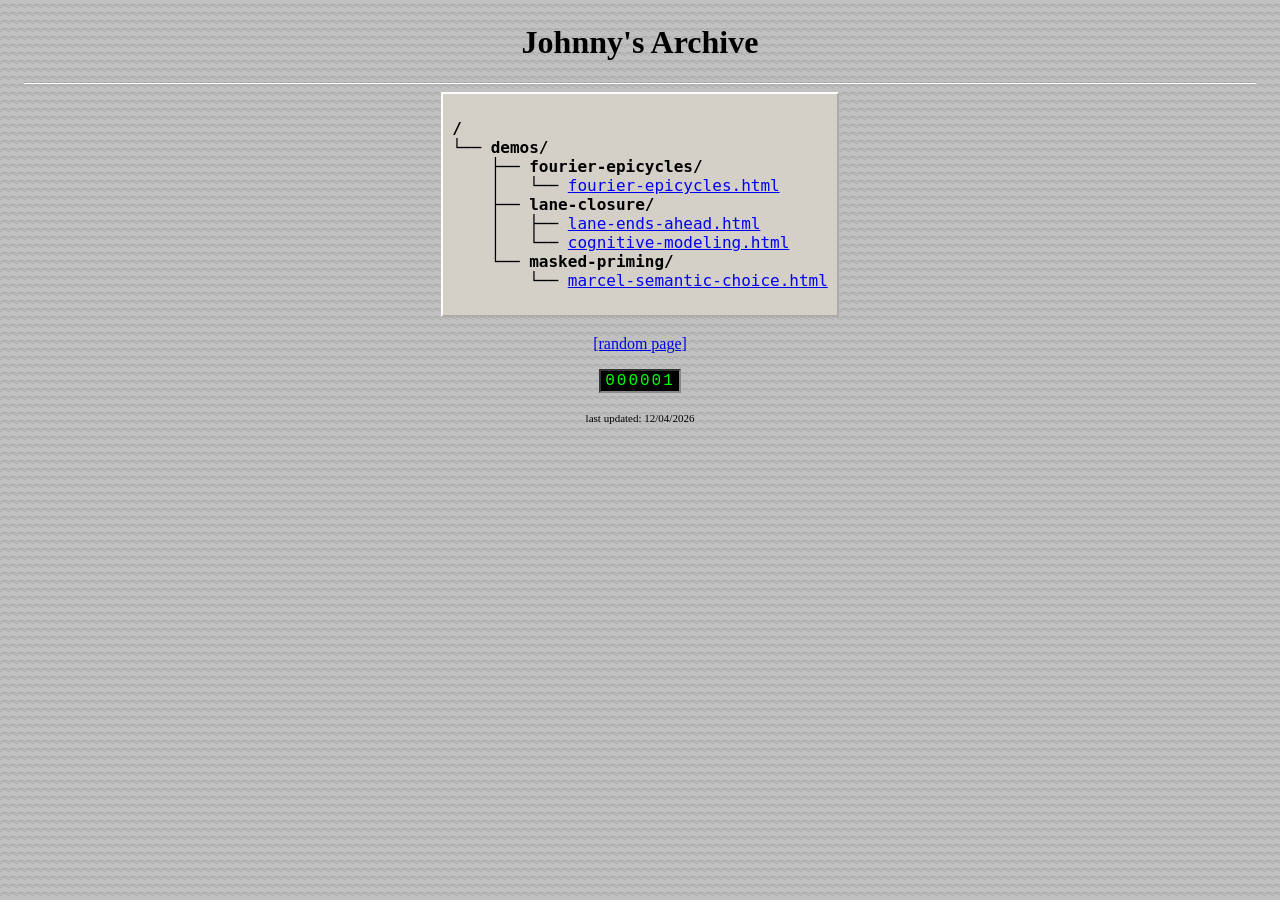
<file: index.html>
<!DOCTYPE html>
<html lang="en">
<head>
<meta charset="utf-8">
<meta name="viewport" content="width=device-width, initial-scale=1">
<title>Johnny's Archive</title>
<link rel="stylesheet" href="assets/style.css">
</head>
<body>
<center>
<h1>Johnny's Archive</h1>
<hr>
</center>

<table class="box" align="center">
<tr><td>
<pre id="nav">
<b>/</b>
└── <b>demos/</b>
    ├── <b>fourier-epicycles/</b>
    │   └── <a href="demos/fourier-epicycles/fourier-epicycles.html">fourier-epicycles.html</a>
    ├── <b>lane-closure/</b>
    │   ├── <a href="demos/lane-closure/lane-ends-ahead.html">lane-ends-ahead.html</a>
    │   └── <a href="demos/lane-closure/cognitive-modeling.html">cognitive-modeling.html</a>
    └── <b>masked-priming/</b>
        └── <a href="demos/masked-priming/marcel-semantic-choice.html">marcel-semantic-choice.html</a>
</pre>
</td></tr>
</table>

<br>
<center>
<a href="#" id="random">[random page]</a>
<br><br>
<span class="counter" id="counter">000000</span>
<br><br>
<span class="small">last updated: <span id="updated"></span></span>
</center>

<script src="assets/script.js"></script>
</body>
</html>
</file>
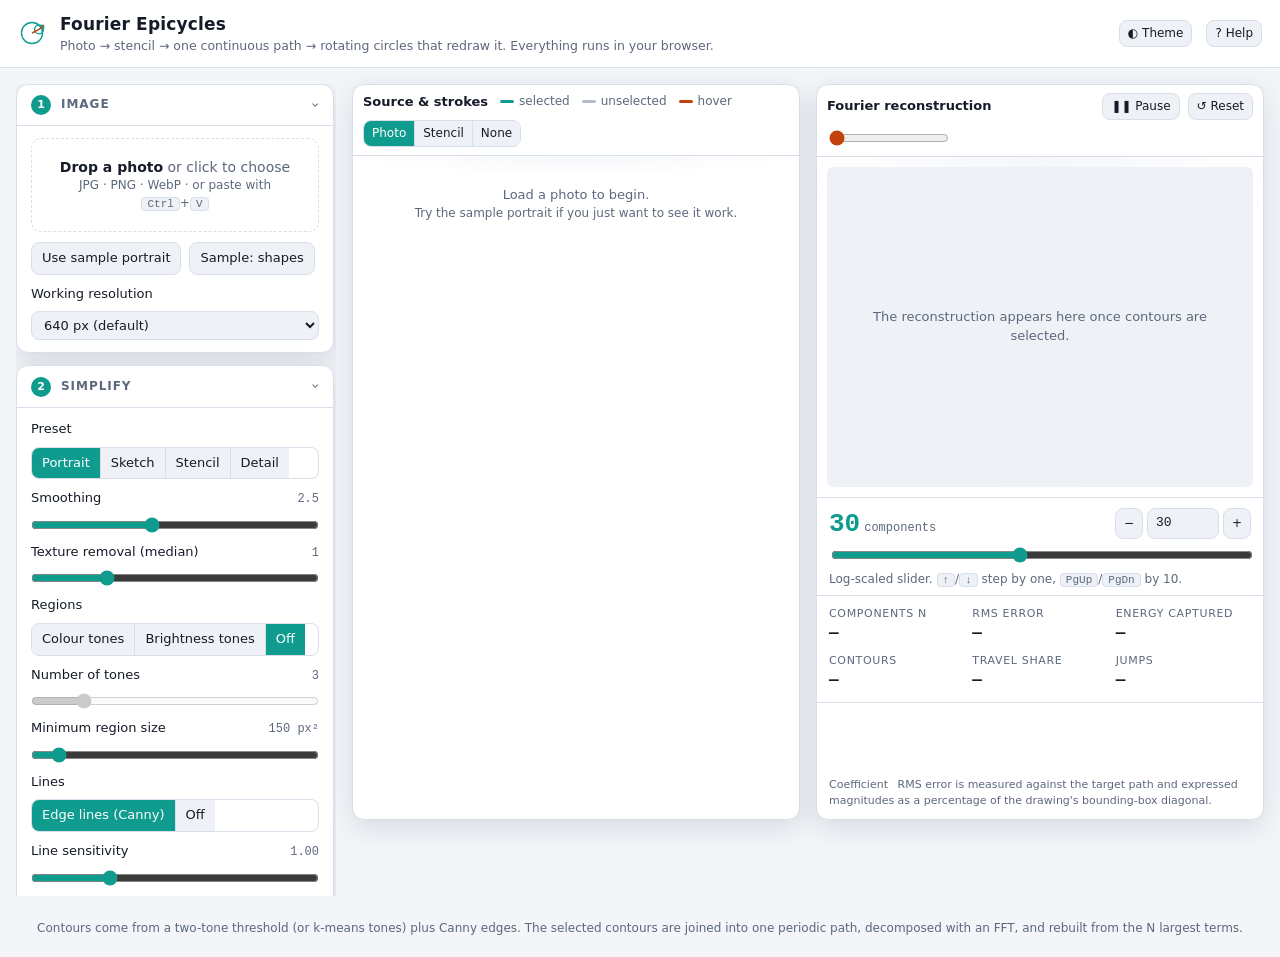
<file: demos/fourier-epicycles/fourier-epicycles.html>
<!doctype html>
<html lang="en">
<head>
<meta charset="utf-8">
<meta name="viewport" content="width=device-width, initial-scale=1">
<title>Fourier Epicycles</title>
<meta name="description" content="Turn a photo into a simplified line drawing and watch rotating Fourier epicycles redraw it. Runs entirely in the browser.">
<style>
  :root {
    --bg: #0e1117;
    --panel: #161b24;
    --panel-2: #1d2430;
    --border: #2a3344;
    --text: #e7eaf1;
    --muted: #8d97ab;
    --accent: #4fd1c5;
    --accent-ink: #0b2b28;
    --accent-2: #f6ad55;
    --target: #9aa4b8;
    --unsel: #5c6678;
    --wish: #f687b3;
    --danger: #fc8181;
    --radius: 12px;
    --shadow: 0 8px 28px rgba(0,0,0,.35);
    --font: ui-sans-serif, system-ui, -apple-system, "Segoe UI", Roboto, Inter, sans-serif;
    --mono: ui-monospace, SFMono-Regular, Menlo, Consolas, monospace;
    color-scheme: dark;
  }
  :root[data-theme="light"] {
    --bg: #f3f5f9;
    --panel: #ffffff;
    --panel-2: #eef1f6;
    --border: #d8deea;
    --text: #151b28;
    --muted: #5d687d;
    --accent: #0f9c8f;
    --accent-ink: #ffffff;
    --accent-2: #c2410c;
    --target: #6b7488;
    --unsel: #b4bccb;
    --wish: #d53f8c;
    --danger: #c53030;
    --shadow: 0 8px 28px rgba(20,30,60,.12);
    color-scheme: light;
  }
  * { box-sizing: border-box; }
  html, body { margin: 0; height: 100%; }
  body {
    background: var(--bg); color: var(--text); font-family: var(--font); font-size: 14px; line-height: 1.45;
    -webkit-font-smoothing: antialiased;
  }
  button, input, select { font: inherit; color: inherit; }
  button { cursor: pointer; }
  h1 { font-size: 17px; margin: 0; font-weight: 650; letter-spacing: .01em; }
  h2 { font-size: 12px; text-transform: uppercase; letter-spacing: .08em; color: var(--muted); margin: 0; font-weight: 600; }
  .sub { color: var(--muted); font-size: 12.5px; }

  /* Layout */
  header {
    display: flex; align-items: center; gap: 14px; padding: 12px 18px; border-bottom: 1px solid var(--border);
    background: var(--panel); position: sticky; top: 0; z-index: 5;
  }
  header .logo { width: 28px; height: 28px; }
  header .spacer { flex: 1; }
  main { display: grid; grid-template-columns: 320px 1fr; gap: 16px; padding: 16px; max-width: 1800px; margin: 0 auto; }
  aside { display: flex; flex-direction: column; gap: 12px; min-width: 0; position: sticky; top: 72px; max-height: calc(100vh - 88px); overflow-y: auto; padding-right: 2px; }
  @media (max-width: 900px) { aside { position: static; max-height: none; } }
  .stage { display: grid; grid-template-columns: 1fr 1fr; gap: 16px; align-content: start; min-width: 0; }
  @media (max-width: 1180px) { .stage { grid-template-columns: 1fr; } }
  @media (max-width: 900px) {
    main { grid-template-columns: 1fr; padding: 12px; gap: 12px; }
    .stage { order: 1; }            /* canvases first on phones; settings below */
    aside { order: 2; }
    header { padding: 10px 14px; } header .sub { display: none; }
    canvas.view { max-height: 60vh; }
    .stats { grid-template-columns: repeat(3, 1fr); }
  }

  /* Cards */
  .card { background: var(--panel); border: 1px solid var(--border); border-radius: var(--radius); box-shadow: var(--shadow); }
  .card > .hd, .card > summary > .hd { display: flex; align-items: center; gap: 10px; padding: 10px 14px; border-bottom: 1px solid var(--border); }
  .card > .bd { padding: 12px 14px; display: flex; flex-direction: column; gap: 10px; }
  .step { width: 20px; height: 20px; border-radius: 50%; background: var(--accent); color: var(--accent-ink); font-size: 11px; font-weight: 700; display: grid; place-items: center; }
  details.card > summary { list-style: none; cursor: pointer; }
  details.card > summary::-webkit-details-marker { display: none; }
  details.card > summary .hd { border-bottom: none; }
  details[open].card > summary .hd { border-bottom: 1px solid var(--border); }
  details.card > summary .chev { margin-left: auto; color: var(--muted); transition: transform .15s; }
  details[open].card > summary .chev { transform: rotate(90deg); }

  /* Controls */
  .row { display: grid; grid-template-columns: 1fr 48px; align-items: center; gap: 8px 10px; }
  .row > .lbl { grid-column: 1 / -1; display: flex; justify-content: space-between; align-items: baseline; font-size: 13px; }
  .row > .lbl output { font-family: var(--mono); font-size: 12px; color: var(--muted); }
  .row input[type=range] { grid-column: 1 / -1; width: 100%; accent-color: var(--accent); margin: 0; }
  .row.compact { grid-template-columns: 1fr; }
  .inline { display: flex; align-items: center; gap: 8px; flex-wrap: wrap; }
  .inline label { display: flex; align-items: center; gap: 6px; font-size: 13px; cursor: pointer; }
  input[type=checkbox] { accent-color: var(--accent); width: 15px; height: 15px; margin: 0; }
  select, input[type=number] {
    background: var(--panel-2); border: 1px solid var(--border); border-radius: 8px; padding: 5px 8px; font-size: 13px;
  }
  input[type=number] { width: 72px; font-family: var(--mono); }
  .btn {
    background: var(--panel-2); border: 1px solid var(--border); border-radius: 8px; padding: 6px 10px; font-size: 13px;
    display: inline-flex; align-items: center; gap: 6px; white-space: nowrap; transition: background .12s, border-color .12s;
  }
  .btn:hover { border-color: var(--muted); }
  .btn.primary { background: var(--accent); color: var(--accent-ink); border-color: transparent; font-weight: 600; }
  .btn.primary:hover { filter: brightness(1.07); }
  .btn.active { outline: 2px solid var(--accent); outline-offset: -2px; }
  .btn.sm { padding: 4px 8px; font-size: 12px; }
  .btn svg { width: 14px; height: 14px; }
  .seg { display: inline-flex; border: 1px solid var(--border); border-radius: 8px; overflow: hidden; }
  .seg .btn { border: none; border-radius: 0; }
  .seg .btn + .btn { border-left: 1px solid var(--border); }
  .seg .btn.active { background: var(--accent); color: var(--accent-ink); outline: none; }
  .hint { font-size: 12px; color: var(--muted); }
  .kbd { font-family: var(--mono); font-size: 11px; background: var(--panel-2); border: 1px solid var(--border); border-radius: 4px; padding: 0 5px; }

  /* Drop zone */
  .drop {
    border: 1.5px dashed var(--border); border-radius: 10px; padding: 18px 12px; text-align: center; cursor: pointer;
    transition: border-color .15s, background .15s; color: var(--muted);
  }
  .drop:hover, .drop.over { border-color: var(--accent); background: color-mix(in srgb, var(--accent) 8%, transparent); color: var(--text); }
  .drop strong { color: var(--text); }

  /* Panels with canvases */
  .panel .toolbar { display: flex; align-items: center; gap: 8px; padding: 8px 10px; border-bottom: 1px solid var(--border); flex-wrap: wrap; min-height: 44px; }
  .panel .toolbar .title { font-weight: 600; font-size: 13px; margin-right: 4px; }
  .panel .toolbar .grow { flex: 1; }
  .canvas-wrap { position: relative; display: grid; place-items: center; padding: 10px; background:
    radial-gradient(ellipse at top, color-mix(in srgb, var(--panel-2) 60%, transparent), transparent 70%); }
  canvas.view { display: block; max-width: 100%; max-height: 72vh; width: auto; height: auto; border-radius: 6px; background: var(--panel-2); touch-action: none; }
  #srcCanvas { cursor: crosshair; }
  .empty {
    position: absolute; inset: 10px; display: grid; place-items: center; text-align: center; color: var(--muted); pointer-events: none;
    font-size: 13px; padding: 20px;
  }
  .ncontrol { padding: 10px 12px 6px; border-top: 1px solid var(--border); display: flex; flex-direction: column; gap: 6px; }
  .stats { display: grid; grid-template-columns: repeat(auto-fit, minmax(110px, 1fr)); gap: 8px; padding: 10px 12px; border-top: 1px solid var(--border); }
  .stat .k { font-size: 11px; color: var(--muted); text-transform: uppercase; letter-spacing: .06em; }
  .stat .v { font-family: var(--mono); font-size: 16px; font-weight: 600; }
  .stat .v small { font-size: 11px; color: var(--muted); font-weight: 400; margin-left: 3px; }
  .spectrum { padding: 6px 12px 10px; border-top: 1px solid var(--border); }
  .spectrum canvas { width: 100%; height: 64px; display: block; }
  .spectrum .cap { display: flex; justify-content: space-between; font-size: 11px; color: var(--muted); margin-top: 4px; }
  .legend { display: flex; gap: 12px; font-size: 12px; color: var(--muted); flex-wrap: wrap; }
  .legend i { display: inline-block; width: 14px; height: 3px; border-radius: 2px; vertical-align: middle; margin-right: 5px; }
  .toast {
    position: fixed; left: 50%; bottom: 20px; transform: translateX(-50%) translateY(20px); opacity: 0; transition: .2s;
    background: var(--panel); border: 1px solid var(--border); padding: 8px 14px; border-radius: 10px; box-shadow: var(--shadow); font-size: 13px; z-index: 20; pointer-events: none;
  }
  .toast.show { opacity: 1; transform: translateX(-50%) translateY(0); }
  .nslider { display: grid; grid-template-columns: 1fr auto; gap: 8px; align-items: center; }
  .nslider .big { font-family: var(--mono); font-size: 26px; font-weight: 700; color: var(--accent); line-height: 1; }
  .nslider .big small { font-size: 12px; color: var(--muted); font-weight: 400; margin-left: 4px; }
  .stepper { display: inline-flex; gap: 4px; }
  .busy { position: absolute; top: 14px; right: 14px; font-size: 11px; color: var(--muted); background: var(--panel); border: 1px solid var(--border); padding: 2px 8px; border-radius: 999px; opacity: 0; transition: opacity .15s; }
  .busy.show { opacity: 1; }
  footer { text-align: center; color: var(--muted); font-size: 12px; padding: 8px 16px 20px; }
  details.sub > summary { list-style: none; cursor: pointer; }
  details.sub > summary::-webkit-details-marker { display: none; }
  details.sub[open] > summary .btn { outline: 2px solid var(--accent); outline-offset: -2px; }
  .subbox { margin-top: 8px; padding: 10px; border: 1px solid var(--border); border-radius: 10px; background: var(--panel-2); display: flex; flex-direction: column; gap: 8px; }
  .subbox select { background: var(--panel); }
  .prog { height: 6px; border-radius: 3px; background: var(--border); overflow: hidden; }
  .prog > div { height: 100%; width: 0; background: var(--accent); transition: width .1s; }
</style>
</head>
<body>
<header>
  <svg class="logo" viewBox="0 0 32 32" fill="none" stroke="var(--accent)" stroke-width="1.6">
    <circle cx="16" cy="16" r="12"/><circle cx="24" cy="12" r="5"/><circle cx="27.5" cy="9" r="2"/>
    <path d="M16 16 L24 12 L27.5 9 L29 7.5" stroke="var(--accent-2)"/>
  </svg>
  <div>
    <h1>Fourier Epicycles</h1>
    <div class="sub">Photo → stencil → one continuous path → rotating circles that redraw it. Everything runs in your browser.</div>
  </div>
  <div class="spacer"></div>
  <button class="btn sm" id="themeBtn" title="Toggle light/dark">◐ Theme</button>
  <button class="btn sm" id="helpBtn" title="Keyboard shortcuts">? Help</button>
</header>

<main>
  <aside>
    <!-- 1. Image -->
    <details class="card" open>
      <summary><div class="hd"><span class="step">1</span><h2>Image</h2><span class="chev">›</span></div></summary>
      <div class="bd">
        <div class="drop" id="drop">
          <div><strong>Drop a photo</strong> or click to choose</div>
          <div class="hint">JPG · PNG · WebP · or paste with <span class="kbd">Ctrl</span>+<span class="kbd">V</span></div>
          <input type="file" id="file" accept="image/*" hidden>
        </div>
        <div class="inline">
          <button class="btn" id="sampleBtn">Use sample portrait</button>
          <button class="btn" id="sample2Btn">Sample: shapes</button>
        </div>
        <div class="row compact">
          <div class="lbl"><span>Working resolution</span></div>
          <select id="p-res">
            <option value="384">384 px (fast)</option>
            <option value="512">512 px</option>
            <option value="640" selected>640 px (default)</option>
            <option value="800">800 px (detailed)</option>
          </select>
        </div>
      </div>
    </details>

    <!-- 2. Simplify -->
    <details class="card" open>
      <summary><div class="hd"><span class="step">2</span><h2>Simplify</h2><span class="chev">›</span></div></summary>
      <div class="bd">
        <div class="row compact"><div class="lbl"><span>Preset</span></div>
          <div class="seg" id="presetSeg">
            <button class="btn" data-preset="portrait" title="Long edge lines only: outline and features">Portrait</button>
            <button class="btn" data-preset="sketch" title="More, finer lines">Sketch</button>
            <button class="btn" data-preset="stencil" title="Two-tone silhouette">Stencil</button>
            <button class="btn" data-preset="detail" title="Colour regions plus many lines">Detail</button>
          </div></div>
        <div class="row"><div class="lbl"><span>Smoothing</span><output id="o-blur">2.5</output></div>
          <input type="range" id="p-blur" min="0" max="6" step="0.1" value="2.5"></div>
        <div class="row"><div class="lbl"><span>Texture removal (median)</span><output id="o-median">1</output></div>
          <input type="range" id="p-median" min="0" max="4" step="1" value="1"></div>
        <div class="row compact"><div class="lbl"><span>Regions</span></div>
          <div class="seg" id="segSeg">
            <button class="btn" data-seg="color">Colour tones</button>
            <button class="btn" data-seg="lum">Brightness tones</button>
            <button class="btn active" data-seg="off">Off</button>
          </div></div>
        <div class="row"><div class="lbl"><span>Number of tones</span><output id="o-tones">3</output></div>
          <input type="range" id="p-tones" min="2" max="8" step="1" value="3"></div>
        <div class="row" id="threshRow" style="display:none"><div class="lbl"><span>Threshold <label style="display:inline-flex;gap:4px;margin-left:6px"><input type="checkbox" id="p-autoT" checked> auto (Otsu)</label></span><output id="o-thresh">—</output></div>
          <input type="range" id="p-thresh" min="0" max="255" step="1" value="128" disabled></div>
        <div class="row"><div class="lbl"><span>Minimum region size</span><output id="o-minArea">150 px²</output></div>
          <input type="range" id="p-minArea" min="0" max="2000" step="10" value="150"></div>
        <div class="row compact"><div class="lbl"><span>Lines</span></div>
          <div class="seg" id="linesSeg">
            <button class="btn active" data-lines="canny">Edge lines (Canny)</button>
            <button class="btn" data-lines="off">Off</button>
          </div></div>
        <div class="row"><div class="lbl"><span>Line sensitivity</span><output id="o-lineSens">1.0</output></div>
          <input type="range" id="p-lineSens" min="0.3" max="3" step="0.05" value="1"></div>
        <div class="row"><div class="lbl"><span>Join gaps up to</span><output id="o-joinGap">8 px</output></div>
          <input type="range" id="p-joinGap" min="0" max="24" step="1" value="8"></div>
        <div class="row"><div class="lbl"><span>Minimum stroke length</span><output id="o-minLen">40 px</output></div>
          <input type="range" id="p-minLen" min="6" max="300" step="2" value="40"></div>
        <div class="row"><div class="lbl"><span>Stroke smoothness</span><output id="o-smoothPasses">4</output></div>
          <input type="range" id="p-smoothPasses" min="0" max="12" step="1" value="4"></div>
        <div class="row"><div class="lbl"><span>Simplify tolerance</span><output id="o-simplify">1.0 px</output></div>
          <input type="range" id="p-simplify" min="0" max="3" step="0.1" value="1"></div>
        <div class="hint">Changing these settings re-extracts the strokes and resets your selection.</div>
      </div>
    </details>

    <!-- 3. Select -->
    <details class="card" open>
      <summary><div class="hd"><span class="step">3</span><h2>Select features</h2><span class="chev">›</span></div></summary>
      <div class="bd">
        <div class="row"><div class="lbl"><span>Keep the strongest strokes</span><output id="o-keep">40</output></div>
          <input type="range" id="p-keep" min="1" max="200" step="1" value="40"></div>
        <div class="row"><div class="lbl"><span>Favour the centre</span><output id="o-central">0.6</output></div>
          <input type="range" id="p-central" min="0" max="1" step="0.05" value="0.6"></div>
        <div class="hint">Strokes are ranked by length, discounted by distance from the image centre, so the subject wins over background clutter. Fine-tune with the tools below.</div>
        <div class="row compact"><div class="lbl"><span>Tool</span></div>
          <div class="seg" id="toolSeg">
            <button class="btn active" data-tool="toggle" title="Click a contour or region to toggle it. Drag a box to select; Alt+drag to deselect.">Click / box</button>
            <button class="btn" data-tool="add" title="Paint over contours to include them">Brush +</button>
            <button class="btn" data-tool="remove" title="Paint over contours to exclude them">Brush −</button>
            <button class="btn" data-tool="wish" title="Draw roughly where a line should be; it snaps onto the nearest real edge in the photo">✎ Wish line</button>
          </div></div>
        <div class="row"><div class="lbl"><span>Brush size / snap radius</span><output id="o-brush">18 px</output></div>
          <input type="range" id="p-brush" min="4" max="80" step="1" value="18"></div>
        <div class="inline" id="wishRow" style="display:none">
          <span class="hint">Wish lines: <b id="wishCount">0</b></span>
          <button class="btn sm" id="wishUndo">Undo last</button>
          <button class="btn sm" id="wishClear">Clear all</button>
        </div>
        <div class="inline">
          <button class="btn sm" id="selAll">All</button>
          <button class="btn sm" id="selNone">None</button>
          <button class="btn sm" id="selInvert">Invert</button>
          <button class="btn sm" id="selRegions">Regions only</button>
          <button class="btn sm" id="selEdges">Edges only</button>
        </div>
        <div class="inline">
          <label><input type="checkbox" id="v-photo" checked> Show photo</label>
          <label><input type="checkbox" id="v-unsel" checked> Show unselected</label>
        </div>
        <div class="hint" id="selInfo">No image loaded.</div>
      </div>
    </details>

    <!-- 4. Reconstruct -->
    <details class="card" open>
      <summary><div class="hd"><span class="step">4</span><h2>Reconstruct</h2><span class="chev">›</span></div></summary>
      <div class="bd">
        <div class="row compact"><div class="lbl"><span>Component ordering</span></div>
          <select id="p-mode">
            <option value="magnitude" selected>By magnitude (largest circles first)</option>
            <option value="frequency">By frequency (low-pass)</option>
          </select></div>
        <div class="row compact"><div class="lbl"><span>Travel between strokes</span></div>
          <div class="seg" id="routeSeg">
            <button class="btn active" data-route="retrace" title="Walk back along lines that are already drawn instead of crossing empty space">Retrace along lines</button>
            <button class="btn" data-route="direct" title="Jump straight to the next stroke">Direct jumps</button>
          </div></div>
        <div class="row"><div class="lbl"><span>Travel speed</span><output id="o-travelSpeed">2.0×</output></div>
          <input type="range" id="p-travelSpeed" min="1" max="5" step="0.25" value="2"></div>
        <div class="row compact"><div class="lbl"><span>Path samples</span></div>
          <select id="p-M">
            <option value="2048">2048</option>
            <option value="4096" selected>4096</option>
            <option value="8192">8192</option>
          </select></div>
        <div class="row"><div class="lbl"><span>Seconds per revolution</span><output id="o-period">20 s</output></div>
          <input type="range" id="p-period" min="3" max="120" step="1" value="20"></div>
        <div class="inline">
          <label><input type="checkbox" id="v-epicycles" checked> Epicycles</label>
          <label><input type="checkbox" id="v-target" checked> Target</label>
          <label><input type="checkbox" id="v-recon" checked> Reconstruction</label>
          <label><input type="checkbox" id="v-hideTravel" checked> Hide travel moves</label>
          <label><input type="checkbox" id="v-dot" checked> Drawing point</label>
          <label><input type="checkbox" id="v-smoothJumps" checked> Smooth jumps</label>
        </div>
        <div class="row compact"><div class="lbl"><span>Line colour</span></div>
          <div class="inline">
            <input type="color" id="p-lineColor" value="#4fd1c5" title="Colour of the drawn line" style="width:44px;height:30px;padding:2px;border:1px solid var(--border);border-radius:8px;background:var(--panel-2)">
            <button class="btn sm" id="lineAuto">Theme colour</button>
            <label><input type="checkbox" id="v-glow" checked> Glow</label>
          </div></div>
        <div class="row"><div class="lbl"><span>Line opacity</span><output id="o-lineAlpha">100%</output></div>
          <input type="range" id="p-lineAlpha" min="0.05" max="1" step="0.01" value="1"></div>
        <div class="inline">
          <label><input type="checkbox" id="v-fade"> Fading trail</label>
          <label><input type="checkbox" id="v-beads"> Beads along the trail</label>
        </div>
        <div class="row"><div class="lbl"><span>Tail length</span><output id="o-tail">35% of a revolution</output></div>
          <input type="range" id="p-tail" min="2" max="100" step="1" value="35"></div>
        <div class="inline">
          <label><input type="checkbox" id="v-photoBg"> Photo behind the drawing</label>
        </div>
        <div class="row"><div class="lbl"><span>Photo opacity</span><output id="o-photoAlpha">25%</output></div>
          <input type="range" id="p-photoAlpha" min="0" max="1" step="0.01" value="0.25"></div>
        <div class="inline">
          <label><input type="checkbox" id="v-reveal"> Line reveals the clear photo underneath</label>
        </div>
        <div class="row"><div class="lbl"><span>Reveal width</span><output id="o-revealWidth">16 px</output></div>
          <input type="range" id="p-revealWidth" min="3" max="80" step="1" value="16"></div>
        <div class="inline">
          <button class="btn sm" id="dlSvg">Download SVG</button>
          <button class="btn sm" id="dlPng">Download PNG</button>
          <details class="sub" id="gifBox">
            <summary><span class="btn sm">🎞 Save as GIF…</span></summary>
            <div class="subbox">
              <div class="row compact"><div class="lbl"><span>Size (longest side)</span></div>
                <select id="g-size"><option value="320">320 px</option><option value="480" selected>480 px</option><option value="640">640 px</option><option value="800">800 px</option></select></div>
              <div class="row compact"><div class="lbl"><span>Frame rate</span></div>
                <select id="g-fps"><option value="10">10 fps</option><option value="15" selected>15 fps</option><option value="20">20 fps</option><option value="25">25 fps</option></select></div>
              <div class="hint" id="g-est">One revolution at the current "seconds per revolution", drawn exactly as the preview looks (photo, tail, dot, epicycles).</div>
              <div class="inline">
                <button class="btn primary sm" id="g-go">Render GIF</button>
                <button class="btn sm" id="g-cancel" disabled>Cancel</button>
                <span class="hint" id="g-status"></span>
              </div>
              <div class="prog"><div id="g-bar"></div></div>
            </div>
          </details>
        </div>
      </div>
    </details>
  </aside>

  <section class="stage">
    <div class="card panel" id="srcPanel">
      <div class="toolbar">
        <span class="title">Source &amp; strokes</span>
        <div class="legend"><span><i style="background:var(--accent)"></i>selected</span><span><i style="background:var(--unsel)"></i>unselected</span><span><i style="background:var(--accent-2)"></i>hover</span></div>
        <div class="grow"></div>
        <div class="seg">
          <button class="btn sm active" data-base="photo">Photo</button>
          <button class="btn sm" data-base="stencil">Stencil</button>
          <button class="btn sm" data-base="none">None</button>
        </div>
      </div>
      <div class="canvas-wrap">
        <canvas class="view" id="srcCanvas" width="640" height="480"></canvas>
        <div class="empty" id="srcEmpty">Load a photo to begin.<br><span class="hint">Try the sample portrait if you just want to see it work.</span></div>
        <div class="busy" id="busy">processing…</div>
      </div>
    </div>

    <div class="card panel" id="reconPanel">
      <div class="toolbar">
        <span class="title">Fourier reconstruction</span>
        <div class="grow"></div>
        <button class="btn sm" id="playBtn">❚❚ Pause</button>
        <button class="btn sm" id="resetBtn">↺ Reset</button>
        <input type="range" id="scrub" min="0" max="1000" value="0" title="Scrub" style="width:120px;accent-color:var(--accent-2)">
      </div>
      <div class="canvas-wrap">
        <canvas class="view" id="reconCanvas" width="640" height="480"></canvas>
        <div class="empty" id="reconEmpty">The reconstruction appears here once contours are selected.</div>
      </div>
      <div class="ncontrol">
        <div class="nslider">
          <div><div class="big"><span id="nBig">30</span><small>components</small></div></div>
          <div class="stepper">
            <button class="btn sm" id="nDec" title="Fewer (↓)">−</button>
            <input type="number" id="nInput" min="1" value="30">
            <button class="btn sm" id="nInc" title="More (↑)">+</button>
          </div>
        </div>
        <input type="range" id="nSlider" min="0" max="1000" step="1" value="0" style="width:100%;accent-color:var(--accent)">
        <div class="hint">Log-scaled slider. <span class="kbd">↑</span>/<span class="kbd">↓</span> step by one, <span class="kbd">PgUp</span>/<span class="kbd">PgDn</span> by 10.</div>
      </div>
      <div class="stats">
        <div class="stat"><div class="k">Components N</div><div class="v" id="s-n">—</div></div>
        <div class="stat"><div class="k">RMS error</div><div class="v" id="s-rms">—</div></div>
        <div class="stat"><div class="k">Energy captured</div><div class="v" id="s-energy">—</div></div>
        <div class="stat"><div class="k">Contours</div><div class="v" id="s-contours">—</div></div>
        <div class="stat"><div class="k">Travel share</div><div class="v" id="s-travel">—</div></div>
        <div class="stat"><div class="k">Jumps</div><div class="v" id="s-jumps">—</div></div>
      </div>
      <div class="spectrum">
        <canvas id="spectrum"></canvas>
        <div class="cap"><span id="specCap">Coefficient magnitudes</span><span>RMS error is measured against the target path and expressed as a percentage of the drawing's bounding-box diagonal.</span></div>
      </div>
    </div>
  </section>
</main>
<footer>Contours come from a two-tone threshold (or k-means tones) plus Canny edges. The selected contours are joined into one periodic path, decomposed with an FFT, and rebuilt from the N largest terms.</footer>
<div class="toast" id="toast"></div>

<script>
/* ---- js/imgproc.js ---- */
/*
 * ImgProc — image processing primitives for the Fourier-epicycle demo.
 *
 * Classic script (no import/export). Exposes `window.ImgProc` in browsers and
 * `module.exports` under Node. No dependencies.
 *
 * Shared types (see js/API.md):
 *   Gray    = { width, height, data: Float32Array }   values 0..255
 *   Mask    = { width, height, data: Uint8Array }     0 or 1
 *   Labels  = { width, height, data: Uint8Array }     0..k-1
 *   Point   = [x, y]
 *   Contour = { points, closed, kind, level?, length, area?, bbox }
 *
 * Coordinate system: pixel space of the working image, x right, y down.
 * Pixel (x, y) has its centre at (x + 0.5, y + 0.5).
 *
 * Everything here runs on every slider change, so the hot loops use typed
 * arrays and avoid per-pixel allocation.
 *
 * Revision 2 (continuity): kmeansColor, xdog, thinMask,
 * removeSmallMaskComponents, mergeChains, and linkEdges.throughJunctions.
 */
(function (root, factory) {
  const api = factory();
  if (typeof module !== 'undefined' && module.exports) module.exports = api;
  else root.ImgProc = api;
})(typeof self !== 'undefined' ? self : this, function () {
  'use strict';

  // ---------------------------------------------------------------------------
  // Small helpers
  // ---------------------------------------------------------------------------

  function makeGray(w, h, data) {
    return { width: w, height: h, data: data || new Float32Array(w * h) };
  }
  function makeU8(w, h, data) {
    return { width: w, height: h, data: data || new Uint8Array(w * h) };
  }

  /** 256-bin histogram of rounded gray values. */
  function histogram256(g) {
    const d = g.data, n = d.length;
    const hist = new Uint32Array(256);
    for (let i = 0; i < n; i++) {
      let v = d[i];
      v = v < 0 ? 0 : (v > 255 ? 255 : v);
      hist[(v + 0.5) | 0]++;
    }
    return hist;
  }

  // ---------------------------------------------------------------------------
  // Conversion / filtering
  // ---------------------------------------------------------------------------

  /** ImageData -> Gray using Rec.601 luma. */
  function toGray(img) {
    const w = img.width, h = img.height, src = img.data;
    const out = new Float32Array(w * h);
    for (let i = 0, j = 0, n = w * h; i < n; i++, j += 4) {
      out[i] = 0.299 * src[j] + 0.587 * src[j + 1] + 0.114 * src[j + 2];
    }
    return makeGray(w, h, out);
  }

  /** Separable Gaussian blur, kernel radius ceil(3*sigma), clamp-to-edge. */
  function gaussianBlur(g, sigma) {
    const w = g.width, h = g.height, src = g.data;
    if (!(sigma > 0)) return makeGray(w, h, new Float32Array(src));
    const r = Math.ceil(3 * sigma);
    const klen = 2 * r + 1;
    const kern = new Float32Array(klen);
    let ksum = 0;
    for (let i = -r; i <= r; i++) { const v = Math.exp(-(i * i) / (2 * sigma * sigma)); kern[i + r] = v; ksum += v; }
    for (let i = 0; i < klen; i++) kern[i] /= ksum;

    const tmp = new Float32Array(w * h);
    const out = new Float32Array(w * h);

    // Horizontal pass: borders with clamping, interior unclamped.
    const xi0 = Math.min(r, w), xi1 = Math.max(xi0, w - r);
    for (let y = 0; y < h; y++) {
      const row = y * w;
      for (let x = 0; x < xi0; x++) {
        let s = 0;
        for (let k = -r; k <= r; k++) { let xx = x + k; xx = xx < 0 ? 0 : (xx >= w ? w - 1 : xx); s += kern[k + r] * src[row + xx]; }
        tmp[row + x] = s;
      }
      for (let x = xi0; x < xi1; x++) {
        let s = 0;
        const base = row + x - r;
        for (let k = 0; k < klen; k++) s += kern[k] * src[base + k];
        tmp[row + x] = s;
      }
      for (let x = xi1; x < w; x++) {
        let s = 0;
        for (let k = -r; k <= r; k++) { let xx = x + k; xx = xx < 0 ? 0 : (xx >= w ? w - 1 : xx); s += kern[k + r] * src[row + xx]; }
        tmp[row + x] = s;
      }
    }
    // Vertical pass: accumulate whole rows (cache friendly).
    for (let y = 0; y < h; y++) {
      const orow = y * w;
      for (let k = -r; k <= r; k++) {
        let yy = y + k; yy = yy < 0 ? 0 : (yy >= h ? h - 1 : yy);
        const kv = kern[k + r];
        const irow = yy * w;
        for (let x = 0; x < w; x++) out[orow + x] += kv * tmp[irow + x];
      }
    }
    return makeGray(w, h, out);
  }

  /**
   * Median blur (window (2r+1)^2) using Huang's sliding histogram per row.
   * Operates on rounded 0..255 values; edges are clamped.
   */
  function medianBlur(g, radius) {
    const w = g.width, h = g.height, src = g.data;
    const r = radius | 0;
    if (r <= 0) return makeGray(w, h, new Float32Array(src));
    // Quantise once.
    const q = new Uint8Array(w * h);
    for (let i = 0, n = w * h; i < n; i++) { let v = src[i]; v = v < 0 ? 0 : (v > 255 ? 255 : v); q[i] = (v + 0.5) | 0; }
    const out = new Float32Array(w * h);
    const hist = new Int32Array(256);
    const win = (2 * r + 1) * (2 * r + 1);
    const half = (win >> 1) + 1; // rank of median (1-based)
    for (let y = 0; y < h; y++) {
      hist.fill(0);
      // Initialise the window for x = 0 (columns -r..r clamped).
      for (let dx = -r; dx <= r; dx++) {
        const xx = dx < 0 ? 0 : (dx >= w ? w - 1 : dx);
        for (let dy = -r; dy <= r; dy++) {
          let yy = y + dy; yy = yy < 0 ? 0 : (yy >= h ? h - 1 : yy);
          hist[q[yy * w + xx]]++;
        }
      }
      for (let x = 0; x < w; x++) {
        if (x > 0) {
          // Slide: remove column x-1-r, add column x+r (both clamped).
          let xo = x - 1 - r; xo = xo < 0 ? 0 : xo;
          let xn = x + r; xn = xn >= w ? w - 1 : xn;
          for (let dy = -r; dy <= r; dy++) {
            let yy = y + dy; yy = yy < 0 ? 0 : (yy >= h ? h - 1 : yy);
            hist[q[yy * w + xo]]--;
            hist[q[yy * w + xn]]++;
          }
        }
        let c = 0, m = 0;
        while (m < 255 && (c += hist[m]) < half) m++;
        out[y * w + x] = m;
      }
    }
    return makeGray(w, h, out);
  }

  /** Percentile contrast stretch (default 1..99 percentile -> 0..255). */
  function normalizeContrast(g, lowPct, highPct) {
    const w = g.width, h = g.height, src = g.data, n = w * h;
    if (lowPct === undefined) lowPct = 1;
    if (highPct === undefined) highPct = 99;
    const out = new Float32Array(n);
    if (n === 0) return makeGray(w, h, out);
    const hist = histogram256(g);
    const loCount = lowPct / 100 * n, hiCount = highPct / 100 * n;
    // First bin whose cumulative count reaches the target (at least one pixel,
    // so percentile 0 maps to the actual minimum).
    const loTarget = Math.max(1, loCount), hiTarget = Math.max(1, hiCount);
    let lo = 0, hi = 255, c = 0;
    for (let b = 0; b < 256; b++) { c += hist[b]; if (c >= loTarget) { lo = b; break; } }
    c = 0;
    for (let b = 0; b < 256; b++) { c += hist[b]; if (c >= hiTarget) { hi = b; break; } }
    if (hi <= lo) { out.set(src); return makeGray(w, h, out); }
    const scale = 255 / (hi - lo);
    for (let i = 0; i < n; i++) {
      let v = (src[i] - lo) * scale;
      out[i] = v < 0 ? 0 : (v > 255 ? 255 : v);
    }
    return makeGray(w, h, out);
  }

  // ---------------------------------------------------------------------------
  // Thresholding / quantisation
  // ---------------------------------------------------------------------------

  /** Otsu's threshold. Returns t such that `threshold(g, t)` is the Otsu split. */
  function otsuThreshold(g) {
    const hist = histogram256(g);
    const n = g.data.length;
    if (n === 0) return 128;
    let sumAll = 0;
    for (let b = 0; b < 256; b++) sumAll += b * hist[b];
    // Track the range of bins [bestLo, bestHi] that tie for the maximum
    // between-class variance (every bin inside an empty gap ties), and return
    // the middle of that range.
    let w0 = 0, sum0 = 0, best = -1, bestLo = 127, bestHi = 127;
    for (let b = 0; b < 256; b++) {
      w0 += hist[b];
      if (w0 === 0) continue;
      const w1 = n - w0;
      if (w1 === 0) break;
      sum0 += b * hist[b];
      const m0 = sum0 / w0, m1 = (sumAll - sum0) / w1;
      const between = w0 * w1 * (m0 - m1) * (m0 - m1);
      if (between > best) { best = between; bestLo = b; bestHi = b; }
      else if (between === best) bestHi = b;
    }
    // Class 0 = bins <= bestB, i.e. values < bestB + 0.5.
    const bestB = Math.floor((bestLo + bestHi) / 2);
    return bestB + 0.5;
  }

  /** Binary labels: 0 where g < t, else 1. */
  function threshold(g, t) {
    const d = g.data, n = d.length, out = new Uint8Array(n);
    for (let i = 0; i < n; i++) out[i] = d[i] < t ? 0 : 1;
    return makeU8(g.width, g.height, out);
  }

  /**
   * 1-D k-means over a 256-bin histogram. Deterministic init at even
   * quantiles, <= 50 iterations. Centers sorted ascending (label 0 = darkest).
   */
  function kmeansQuantize(g, k) {
    const w = g.width, h = g.height, d = g.data, n = d.length;
    k = Math.max(1, Math.min(255, k | 0));
    const hist = histogram256(g);
    const centers = new Float64Array(k);
    // Init at even quantiles (i + 0.5) / k.
    {
      let b = 0, c = 0;
      for (let i = 0; i < k; i++) {
        const target = (i + 0.5) / k * n;
        while (b < 255 && c + hist[b] < target) { c += hist[b]; b++; }
        centers[i] = b;
      }
    }
    const sums = new Float64Array(k), cnts = new Float64Array(k);
    for (let iter = 0; iter < 50; iter++) {
      sums.fill(0); cnts.fill(0);
      // Assign bins to nearest center. Centers are sorted, so walk them.
      let ci = 0;
      for (let b = 0; b < 256; b++) {
        const hb = hist[b];
        if (hb === 0) continue;
        while (ci < k - 1 && Math.abs(centers[ci + 1] - b) < Math.abs(centers[ci] - b)) ci++;
        sums[ci] += b * hb; cnts[ci] += hb;
      }
      let changed = false;
      for (let i = 0; i < k; i++) {
        if (cnts[i] === 0) continue; // empty cluster: keep previous center
        const nc = sums[i] / cnts[i];
        if (nc !== centers[i]) { changed = true; centers[i] = nc; }
      }
      // Keep ordering invariant (ties/empties could in theory misorder).
      let sorted = true;
      for (let i = 1; i < k; i++) if (centers[i] < centers[i - 1]) { sorted = false; break; }
      if (!sorted) centers.sort();
      if (!changed) break;
    }
    // Thresholds between consecutive centers. A pixel's label is the number of
    // thresholds strictly below its value, so ties (and coincident centers on
    // a degenerate image) resolve to the lower label.
    const th = new Float64Array(Math.max(0, k - 1));
    for (let i = 0; i < k - 1; i++) th[i] = 0.5 * (centers[i] + centers[i + 1]);
    const labels = new Uint8Array(n);
    if (k === 2) {
      const t = th[0];
      for (let i = 0; i < n; i++) labels[i] = d[i] > t ? 1 : 0;
    } else if (k > 2) {
      for (let i = 0; i < n; i++) {
        const v = d[i];
        let l = 0;
        while (l < k - 1 && v > th[l]) l++;
        labels[i] = l;
      }
    }
    return { labels: makeU8(w, h, labels), centers: Array.from(centers) };
  }

  // ---------------------------------------------------------------------------
  // Colour k-means
  // ---------------------------------------------------------------------------

  const KC_CHROMA = 1.5; // chroma weight relative to luma in the YCbCr feature space

  /**
   * k-means on pixel colour in YCbCr with chroma weighted 1.5x (perceptual-ish:
   * two colours of equal luma but different hue are still separated).
   * Centres are fitted on a subsample (every sampleStep-th pixel; default picks
   * the step so that <= 40k samples are used) with seeded k-means++ init and at
   * most `iterations` (default 12) Lloyd steps, then every pixel is assigned.
   * Centres are returned in RGB sorted by luminance ascending and the labels
   * are remapped to match (0 = darkest). k is clamped to 2..8. Deterministic.
   */
  function kmeansColor(img, k, opts) {
    const w = img.width, h = img.height, src = img.data, n = w * h;
    k = Math.max(2, Math.min(8, k | 0));
    const maxIter = (opts && opts.iterations !== undefined) ? Math.max(1, opts.iterations | 0) : 12;
    let step = (opts && opts.sampleStep > 0) ? Math.floor(opts.sampleStep) : 0;
    if (!step) {
      step = Math.max(1, Math.ceil(n / 40000));
      if (step > 1 && w % step === 0) step++; // do not keep hitting the same columns
    }
    const labels = new Uint8Array(n);
    if (n === 0) return { labels: makeU8(w, h, labels), centers: [] };

    // --- Subsample features (Y, 1.5*Cb, 1.5*Cr). ---
    const m = Math.ceil(n / step);
    const F = new Float32Array(3 * m);
    for (let i = 0, s = 0; i < n; i += step, s += 3) {
      const j = 4 * i, r = src[j], g = src[j + 1], b = src[j + 2];
      F[s] = 0.299 * r + 0.587 * g + 0.114 * b;
      F[s + 1] = KC_CHROMA * (-0.168736 * r - 0.331264 * g + 0.5 * b);
      F[s + 2] = KC_CHROMA * (0.5 * r - 0.418688 * g - 0.081312 * b);
    }

    // --- Seeded k-means++ init. ---
    let seed = 0x9e3779b9;
    const rnd = () => { seed = (Math.imul(seed, 1664525) + 1013904223) >>> 0; return seed / 4294967296; };
    const C = new Float64Array(3 * k);
    const d2 = new Float64Array(m).fill(Infinity);
    {
      const f0 = 3 * Math.floor(rnd() * m);
      C[0] = F[f0]; C[1] = F[f0 + 1]; C[2] = F[f0 + 2];
    }
    for (let c = 1; c < k; c++) {
      const cx = C[3 * c - 3], cy = C[3 * c - 2], cz = C[3 * c - 1];
      let total = 0;
      for (let s = 0, f = 0; s < m; s++, f += 3) {
        const dx = F[f] - cx, dy = F[f + 1] - cy, dz = F[f + 2] - cz;
        const d = dx * dx + dy * dy + dz * dz;
        if (d < d2[s]) d2[s] = d;
        total += d2[s];
      }
      let pick = m - 1;
      if (total > 0) {
        const r = rnd() * total;
        let acc = 0;
        for (let s = 0; s < m; s++) { acc += d2[s]; if (acc >= r) { pick = s; break; } }
      } else pick = (c * 7919) % m; // all samples identical
      C[3 * c] = F[3 * pick]; C[3 * c + 1] = F[3 * pick + 1]; C[3 * c + 2] = F[3 * pick + 2];
    }

    // --- Lloyd iterations on the subsample. ---
    const assign = new Uint8Array(m);
    const sums = new Float64Array(3 * k), cnts = new Int32Array(k);
    for (let iter = 0; iter < maxIter; iter++) {
      sums.fill(0); cnts.fill(0);
      let changed = 0;
      for (let s = 0, f = 0; s < m; s++, f += 3) {
        const x = F[f], y = F[f + 1], z = F[f + 2];
        let best = 0, bd = Infinity;
        for (let c = 0, cc = 0; c < k; c++, cc += 3) {
          const dx = x - C[cc], dy = y - C[cc + 1], dz = z - C[cc + 2];
          const d = dx * dx + dy * dy + dz * dz;
          if (d < bd) { bd = d; best = c; }
        }
        if (assign[s] !== best) { assign[s] = best; changed++; }
        d2[s] = bd;
        const b3 = 3 * best;
        sums[b3] += x; sums[b3 + 1] += y; sums[b3 + 2] += z; cnts[best]++;
      }
      let reseeded = false;
      for (let c = 0; c < k; c++) {
        if (cnts[c] > 0) {
          C[3 * c] = sums[3 * c] / cnts[c]; C[3 * c + 1] = sums[3 * c + 1] / cnts[c]; C[3 * c + 2] = sums[3 * c + 2] / cnts[c];
        } else {
          // Empty cluster: reseed at the sample farthest from its centre.
          let far = 0, fd = -1;
          for (let s = 0; s < m; s++) if (d2[s] > fd) { fd = d2[s]; far = s; }
          C[3 * c] = F[3 * far]; C[3 * c + 1] = F[3 * far + 1]; C[3 * c + 2] = F[3 * far + 2];
          d2[far] = 0;
          reseeded = true;
        }
      }
      if (changed === 0 && !reseeded) break;
    }

    // --- Assign every pixel; accumulate RGB means per cluster. ---
    const rs = new Float64Array(k), gs = new Float64Array(k), bs = new Float64Array(k), pc = new Float64Array(k);
    for (let i = 0, j = 0; i < n; i++, j += 4) {
      const r = src[j], g = src[j + 1], b = src[j + 2];
      const x = 0.299 * r + 0.587 * g + 0.114 * b;
      const y = KC_CHROMA * (-0.168736 * r - 0.331264 * g + 0.5 * b);
      const z = KC_CHROMA * (0.5 * r - 0.418688 * g - 0.081312 * b);
      let best = 0, bd = Infinity;
      for (let c = 0, cc = 0; c < k; c++, cc += 3) {
        const dx = x - C[cc], dy = y - C[cc + 1], dz = z - C[cc + 2];
        const d = dx * dx + dy * dy + dz * dz;
        if (d < bd) { bd = d; best = c; }
      }
      labels[i] = best;
      rs[best] += r; gs[best] += g; bs[best] += b; pc[best]++;
    }
    const rgb = new Array(k);
    for (let c = 0; c < k; c++) {
      if (pc[c] > 0) rgb[c] = [rs[c] / pc[c], gs[c] / pc[c], bs[c] / pc[c]];
      else {
        // Nobody landed here on the full image: convert the fitted centre back to RGB.
        const Y = C[3 * c], Cb = C[3 * c + 1] / KC_CHROMA, Cr = C[3 * c + 2] / KC_CHROMA;
        const cl = (v) => (v < 0 ? 0 : (v > 255 ? 255 : v));
        rgb[c] = [cl(Y + 1.402 * Cr), cl(Y - 0.344136 * Cb - 0.714136 * Cr), cl(Y + 1.772 * Cb)];
      }
    }
    // --- Sort by luminance, remap labels. ---
    const lum = (p) => 0.299 * p[0] + 0.587 * p[1] + 0.114 * p[2];
    const order = [];
    for (let c = 0; c < k; c++) order.push(c);
    order.sort((a, b) => (lum(rgb[a]) - lum(rgb[b])) || (a - b));
    const remap = new Uint8Array(k);
    for (let i = 0; i < k; i++) remap[order[i]] = i;
    for (let i = 0; i < n; i++) labels[i] = remap[labels[i]];
    const centers = order.map((c) => rgb[c]);
    return { labels: makeU8(w, h, labels), centers };
  }

  /**
   * Remove small 4-connected components (per label value, area < minArea) by
   * relabelling them to the majority label among their 4-neighbour boundary
   * pixels. Iterates until stable or 3 passes.
   */
  function cleanLabels(l, minArea) {
    const w = l.width, h = l.height, n = w * h;
    const cur = new Uint8Array(l.data);
    if (!(minArea > 1) || n === 0) return makeU8(w, h, cur);
    const seen = new Uint8Array(n);
    const stack = new Int32Array(n);
    const pix = new Int32Array(n);
    const counts = new Int32Array(256);
    for (let pass = 0; pass < 3; pass++) {
      seen.fill(0);
      let changed = false;
      for (let start = 0; start < n; start++) {
        if (seen[start]) continue;
        const lab = cur[start];
        // Flood fill (explicit stack) collecting component pixels into pix[0..np).
        let sp = 0, np = 0;
        stack[sp++] = start; seen[start] = 1;
        while (sp > 0) {
          const p = stack[--sp];
          pix[np++] = p;
          const x = p % w, y = (p - x) / w;
          if (x > 0) { const q = p - 1; if (!seen[q] && cur[q] === lab) { seen[q] = 1; stack[sp++] = q; } }
          if (x < w - 1) { const q = p + 1; if (!seen[q] && cur[q] === lab) { seen[q] = 1; stack[sp++] = q; } }
          if (y > 0) { const q = p - w; if (!seen[q] && cur[q] === lab) { seen[q] = 1; stack[sp++] = q; } }
          if (y < h - 1) { const q = p + w; if (!seen[q] && cur[q] === lab) { seen[q] = 1; stack[sp++] = q; } }
        }
        if (np >= minArea) continue;
        // Majority label among boundary neighbours.
        counts.fill(0);
        let any = false;
        for (let i = 0; i < np; i++) {
          const p = pix[i];
          const x = p % w, y = (p - x) / w;
          if (x > 0 && cur[p - 1] !== lab) { counts[cur[p - 1]]++; any = true; }
          if (x < w - 1 && cur[p + 1] !== lab) { counts[cur[p + 1]]++; any = true; }
          if (y > 0 && cur[p - w] !== lab) { counts[cur[p - w]]++; any = true; }
          if (y < h - 1 && cur[p + w] !== lab) { counts[cur[p + w]]++; any = true; }
        }
        if (!any) continue; // component fills the whole image
        let best = 0, bestC = -1;
        for (let c = 0; c < 256; c++) if (counts[c] > bestC) { bestC = counts[c]; best = c; }
        for (let i = 0; i < np; i++) cur[pix[i]] = best;
        changed = true;
      }
      if (!changed) break;
    }
    return makeU8(w, h, cur);
  }

  // ---------------------------------------------------------------------------
  // Canny edge detection
  // ---------------------------------------------------------------------------

  const TAN22 = 0.41421356; // tan(22.5 deg)

  /**
   * Sobel gradient. Returns { mag: Float32Array, dir: Uint8Array } where dir is
   * 0 = horizontal gradient (compare left/right), 1 = vertical (up/down),
   * 2 = diagonal (up-left / down-right), 3 = anti-diagonal (up-right / down-left).
   * Border pixels get magnitude 0.
   */
  function sobel(g) {
    const w = g.width, h = g.height, s = g.data;
    const mag = new Float32Array(w * h);
    const dir = new Uint8Array(w * h);
    for (let y = 1; y < h - 1; y++) {
      const rm = (y - 1) * w, r0 = y * w, rp = (y + 1) * w;
      for (let x = 1; x < w - 1; x++) {
        const a = s[rm + x - 1], b = s[rm + x], c = s[rm + x + 1];
        const d = s[r0 + x - 1], f = s[r0 + x + 1];
        const gg = s[rp + x - 1], hh = s[rp + x], ii = s[rp + x + 1];
        const gx = (c - a) + 2 * (f - d) + (ii - gg);
        const gy = (gg - a) + 2 * (hh - b) + (ii - c);
        const m = Math.sqrt(gx * gx + gy * gy);
        mag[r0 + x] = m;
        if (m > 0) {
          const ax = gx < 0 ? -gx : gx, ay = gy < 0 ? -gy : gy;
          let q;
          if (ay <= TAN22 * ax) q = 0;
          else if (ax <= TAN22 * ay) q = 1;
          else q = (gx * gy > 0) ? 2 : 3;
          dir[r0 + x] = q;
        }
      }
    }
    return { mag, dir };
  }

  /**
   * Canny: Sobel -> non-maximum suppression (4 quantised directions) ->
   * hysteresis with an explicit stack. Output is 1-px thin.
   */
  function canny(g, low, high) {
    const w = g.width, h = g.height, n = w * h;
    const out = new Uint8Array(n);
    if (w < 3 || h < 3) return makeU8(w, h, out);
    if (!(high >= low)) { const t = low; low = high; high = t; }
    const { mag, dir } = sobel(g);
    // Non-max suppression. Asymmetric tie-break (> on one side, >= on the other)
    // keeps exact plateaus 1-px thin.
    const nms = new Float32Array(n);
    for (let y = 1; y < h - 1; y++) {
      const r0 = y * w;
      for (let x = 1; x < w - 1; x++) {
        const i = r0 + x, m = mag[i];
        if (m < low) continue;
        let n1, n2;
        switch (dir[i]) {
          case 0: n1 = mag[i - 1]; n2 = mag[i + 1]; break;
          case 1: n1 = mag[i - w]; n2 = mag[i + w]; break;
          case 2: n1 = mag[i - w - 1]; n2 = mag[i + w + 1]; break;
          default: n1 = mag[i - w + 1]; n2 = mag[i + w - 1]; break;
        }
        if (m > n1 && m >= n2) nms[i] = m;
      }
    }
    // Hysteresis: seed with strong pixels, grow through weak ones.
    const stack = new Int32Array(n);
    let sp = 0;
    for (let i = 0; i < n; i++) {
      if (nms[i] >= high && !out[i]) {
        out[i] = 1; stack[sp++] = i;
        while (sp > 0) {
          const p = stack[--sp];
          const x = p % w, y = (p - x) / w;
          const x0 = x > 0 ? x - 1 : x, x1 = x < w - 1 ? x + 1 : x;
          const y0 = y > 0 ? y - 1 : y, y1 = y < h - 1 ? y + 1 : y;
          for (let yy = y0; yy <= y1; yy++) {
            const row = yy * w;
            for (let xx = x0; xx <= x1; xx++) {
              const q = row + xx;
              if (!out[q] && nms[q] >= low) { out[q] = 1; stack[sp++] = q; }
            }
          }
        }
      }
    }
    return makeU8(w, h, out);
  }

  /** Thresholds from the median gradient magnitude (over nonzero-gradient pixels). */
  function autoCannyThresholds(g) {
    const { mag } = sobel(g);
    // Integer histogram of magnitudes; max Sobel magnitude ~ 1443.
    const NB = 1600;
    const hist = new Int32Array(NB);
    let total = 0;
    for (let i = 0, n = mag.length; i < n; i++) {
      const m = mag[i];
      if (m > 0) { let b = m | 0; if (b >= NB) b = NB - 1; hist[b]++; total++; }
    }
    let med = 0;
    if (total > 0) {
      const target = (total + 1) >> 1;
      let c = 0;
      for (let b = 0; b < NB; b++) { c += hist[b]; if (c >= target) { med = b + 0.5; break; } }
    }
    let low = 0.66 * med, high = 1.33 * med;
    low = Math.max(10, Math.min(600, low));
    high = Math.max(low + 10, Math.min(1200, high));
    return { low, high };
  }

  // ---------------------------------------------------------------------------
  // XDoG line extraction and binary mask operations
  // ---------------------------------------------------------------------------

  /**
   * Extended difference-of-Gaussians (Winnemöller 2012) on intensity scaled to
   * 0..1:  D = G_sigma*I - tau*G_{k sigma}*I ;
   *        line = D >= epsilon ? 1 : 1 + tanh(phi*(D - epsilon)) ;  mask = line < 0.5.
   * Defaults sigma 1.2, k 1.6, tau 0.98, epsilon -0.1, phi 10. Returns 1 where a
   * dark line is. The tanh test is folded into a single threshold on D
   * (line < 0.5  <=>  D < epsilon - atanh(0.5)/phi for phi > 0).
   */
  function xdog(g, opts) {
    const sigma = (opts && opts.sigma !== undefined) ? opts.sigma : 1.2;
    const kk = (opts && opts.k !== undefined) ? opts.k : 1.6;
    const tau = (opts && opts.tau !== undefined) ? opts.tau : 0.98;
    const eps = (opts && opts.epsilon !== undefined) ? opts.epsilon : -0.1;
    const phi = (opts && opts.phi !== undefined) ? opts.phi : 10;
    const w = g.width, h = g.height, src = g.data, n = w * h;
    const out = new Uint8Array(n);
    if (n === 0 || !(phi > 0)) return makeU8(w, h, out); // phi <= 0: line >= 1 everywhere
    const I = new Float32Array(n);
    for (let i = 0; i < n; i++) I[i] = src[i] * (1 / 255);
    const img = makeGray(w, h, I);
    const g1 = gaussianBlur(img, sigma).data;
    const g2 = gaussianBlur(img, kk * sigma).data;
    const thr = eps - 0.5493061443340549 / phi; // atanh(0.5) / phi
    for (let i = 0; i < n; i++) {
      const D = g1[i] - tau * g2[i];
      if (D < thr) out[i] = 1;
    }
    return makeU8(w, h, out);
  }

  /**
   * Zhang-Suen thinning to 1-px skeletons (parallel two-subiteration scheme),
   * followed by Holt's staircase removal so the 2-px-wide diagonal runs that
   * Zhang-Suen is known to leave collapse to 1 px. Works on a zero-padded copy
   * and only rescans the surviving foreground list each pass. Terminates: every
   * pass either deletes at least one pixel or ends the loop.
   */
  function thinMask(m) {
    const w = m.width, h = m.height, src = m.data;
    const out = new Uint8Array(w * h);
    if (w === 0 || h === 0) return makeU8(w, h, out);
    const PW = w + 2;
    const img = new Uint8Array(PW * (h + 2));
    let count = 0;
    for (let y = 0; y < h; y++) {
      const srow = y * w, drow = (y + 1) * PW + 1;
      for (let x = 0; x < w; x++) if (src[srow + x]) { img[drow + x] = 1; count++; }
    }
    const fg = new Int32Array(count);
    const del = new Int32Array(count);
    let nfg = 0;
    for (let y = 1; y <= h; y++) for (let x = 1; x <= w; x++) { const p = y * PW + x; if (img[p]) fg[nfg++] = p; }

    while (nfg > 0) {
      let removed = false;
      for (let sub = 0; sub < 2; sub++) {
        let nd = 0;
        for (let t = 0; t < nfg; t++) {
          const p = fg[t];
          const p2 = img[p - PW], p3 = img[p - PW + 1], p4 = img[p + 1], p5 = img[p + PW + 1];
          const p6 = img[p + PW], p7 = img[p + PW - 1], p8 = img[p - 1], p9 = img[p - PW - 1];
          const B = p2 + p3 + p4 + p5 + p6 + p7 + p8 + p9;
          if (B < 2 || B > 6) continue;
          // A = number of 0->1 transitions around p2,p3,...,p9,p2.
          const A = (p2 < p3 ? 1 : 0) + (p3 < p4 ? 1 : 0) + (p4 < p5 ? 1 : 0) + (p5 < p6 ? 1 : 0)
                  + (p6 < p7 ? 1 : 0) + (p7 < p8 ? 1 : 0) + (p8 < p9 ? 1 : 0) + (p9 < p2 ? 1 : 0);
          if (A !== 1) continue;
          if (sub === 0) { if ((p2 & p4 & p6) | (p4 & p6 & p8)) continue; }
          else if ((p2 & p4 & p8) | (p2 & p6 & p8)) continue;
          del[nd++] = p;
        }
        if (nd === 0) continue;
        removed = true;
        for (let i = 0; i < nd; i++) img[del[i]] = 0;
        let t2 = 0;
        for (let t = 0; t < nfg; t++) { const p = fg[t]; if (img[p]) fg[t2++] = p; }
        nfg = t2;
      }
      if (!removed) break;
    }
    // Staircase removal (Holt et al.): north pass then south pass. Applied
    // sequentially; each deletion keeps the foreground 8-connected (N and E,
    // W and N, S and E are pairwise 8-adjacent) and joins p to a single
    // 4-connected background component, so topology is preserved.
    for (let pass = 0; pass < 2; pass++) {
      const up = pass === 0 ? -PW : PW;
      let t2 = 0;
      for (let t = 0; t < nfg; t++) {
        const p = fg[t];
        const N = img[p + up];
        if (N) {
          const S = img[p - up], E = img[p + 1], W = img[p - 1];
          const NE = img[p + up + 1], NW = img[p + up - 1], SE = img[p - up + 1], SW = img[p - up - 1];
          if ((E && !NE && !SW && (!W || !S)) || (W && !NW && !SE && (!E || !S))) { img[p] = 0; continue; }
        }
        fg[t2++] = p;
      }
      nfg = t2;
    }
    for (let t = 0; t < nfg; t++) {
      const p = fg[t], px = p % PW;
      out[((p - px) / PW - 1) * w + px - 1] = 1;
    }
    return makeU8(w, h, out);
  }

  /** Remove 8-connected foreground components with fewer than minPixels pixels. */
  function removeSmallMaskComponents(m, minPixels) {
    const w = m.width, h = m.height, n = w * h;
    const out = new Uint8Array(m.data);
    if (!(minPixels > 1) || n === 0) return makeU8(w, h, out);
    const seen = new Uint8Array(n);
    const stack = new Int32Array(n);
    const pix = new Int32Array(n);
    for (let start = 0; start < n; start++) {
      if (!out[start] || seen[start]) continue;
      let sp = 0, np = 0;
      stack[sp++] = start; seen[start] = 1;
      while (sp > 0) {
        const p = stack[--sp];
        pix[np++] = p;
        const x = p % w, y = (p - x) / w;
        const x0 = x > 0 ? x - 1 : x, x1 = x < w - 1 ? x + 1 : x;
        const y0 = y > 0 ? y - 1 : y, y1 = y < h - 1 ? y + 1 : y;
        for (let yy = y0; yy <= y1; yy++) {
          const row = yy * w;
          for (let xx = x0; xx <= x1; xx++) {
            const q = row + xx;
            if (out[q] && !seen[q]) { seen[q] = 1; stack[sp++] = q; }
          }
        }
      }
      if (np < minPixels) for (let i = 0; i < np; i++) out[pix[i]] = 0;
    }
    return makeU8(w, h, out);
  }

  // ---------------------------------------------------------------------------
  // Polyline utilities
  // ---------------------------------------------------------------------------

  function polylineLength(pts, closed) {
    const n = pts.length;
    if (n < 2) return 0;
    let L = 0;
    for (let i = 1; i < n; i++) {
      const dx = pts[i][0] - pts[i - 1][0], dy = pts[i][1] - pts[i - 1][1];
      L += Math.sqrt(dx * dx + dy * dy);
    }
    if (closed) {
      const dx = pts[0][0] - pts[n - 1][0], dy = pts[0][1] - pts[n - 1][1];
      L += Math.sqrt(dx * dx + dy * dy);
    }
    return L;
  }

  /** Absolute shoelace area. */
  function polygonArea(pts) {
    const n = pts.length;
    if (n < 3) return 0;
    let a = 0;
    for (let i = 0, j = n - 1; i < n; j = i++) {
      a += pts[j][0] * pts[i][1] - pts[i][0] * pts[j][1];
    }
    return Math.abs(a) * 0.5;
  }

  function bbox(pts) {
    if (pts.length === 0) return [0, 0, 0, 0];
    let minx = Infinity, miny = Infinity, maxx = -Infinity, maxy = -Infinity;
    for (let i = 0, n = pts.length; i < n; i++) {
      const x = pts[i][0], y = pts[i][1];
      if (x < minx) minx = x; if (x > maxx) maxx = x;
      if (y < miny) miny = y; if (y > maxy) maxy = y;
    }
    return [minx, miny, maxx, maxy];
  }

  /** Ray-casting point-in-polygon (even-odd rule). */
  function pointInPolygon(p, poly) {
    const n = poly.length;
    if (n < 3) return false;
    const px = p[0], py = p[1];
    let inside = false;
    for (let i = 0, j = n - 1; i < n; j = i++) {
      const xi = poly[i][0], yi = poly[i][1], xj = poly[j][0], yj = poly[j][1];
      if ((yi > py) !== (yj > py)) {
        const xint = xj + (py - yj) * (xi - xj) / (yi - yj);
        if (px < xint) inside = !inside;
      }
    }
    return inside;
  }

  function segDist2(px, py, ax, ay, bx, by) {
    const vx = bx - ax, vy = by - ay;
    const l2 = vx * vx + vy * vy;
    let t = l2 > 0 ? ((px - ax) * vx + (py - ay) * vy) / l2 : 0;
    t = t < 0 ? 0 : (t > 1 ? 1 : t);
    const dx = ax + t * vx - px, dy = ay + t * vy - py;
    return dx * dx + dy * dy;
  }

  /** Minimum euclidean distance from p to the polyline's segments. */
  function distToPolyline(p, pts, closed) {
    const n = pts.length;
    if (n === 0) return Infinity;
    const px = p[0], py = p[1];
    if (n === 1) { const dx = pts[0][0] - px, dy = pts[0][1] - py; return Math.sqrt(dx * dx + dy * dy); }
    let best = Infinity;
    for (let i = 1; i < n; i++) {
      const d = segDist2(px, py, pts[i - 1][0], pts[i - 1][1], pts[i][0], pts[i][1]);
      if (d < best) best = d;
    }
    if (closed) {
      const d = segDist2(px, py, pts[n - 1][0], pts[n - 1][1], pts[0][0], pts[0][1]);
      if (d < best) best = d;
    }
    return Math.sqrt(best);
  }

  /** Perpendicular distance from pts[i] to the line (or point) through pts[a], pts[b]. */
  function perpDist(pts, i, a, b) {
    const ax = pts[a][0], ay = pts[a][1], bx = pts[b][0], by = pts[b][1];
    const px = pts[i][0], py = pts[i][1];
    const vx = bx - ax, vy = by - ay;
    const l2 = vx * vx + vy * vy;
    if (l2 === 0) { const dx = px - ax, dy = py - ay; return Math.sqrt(dx * dx + dy * dy); }
    return Math.abs(vx * (py - ay) - vy * (px - ax)) / Math.sqrt(l2);
  }

  /** RDP over index range [s, e] (inclusive). Marks kept indices in `keep`. Iterative. */
  function rdpRange(pts, s, e, eps, keep) {
    keep[s] = 1; keep[e] = 1;
    const stack = [s, e];
    while (stack.length) {
      const b = stack.pop(), a = stack.pop();
      if (b - a < 2) continue;
      let maxD = -1, idx = -1;
      for (let i = a + 1; i < b; i++) {
        const d = perpDist(pts, i, a, b);
        if (d > maxD) { maxD = d; idx = i; }
      }
      if (maxD > eps) { keep[idx] = 1; stack.push(a, idx, idx, b); }
    }
  }

  /** Ramer-Douglas-Peucker. For closed polylines, split at index 0 and the farthest point. */
  function simplifyPolyline(pts, epsilon, closed) {
    const n = pts.length;
    if (!(epsilon > 0) || n < 3) return pts.map((p) => [p[0], p[1]]);
    const keep = new Uint8Array(n);
    if (!closed) {
      rdpRange(pts, 0, n - 1, epsilon, keep);
    } else {
      // Farthest point from pts[0].
      let f = 1, fd = -1;
      const x0 = pts[0][0], y0 = pts[0][1];
      for (let i = 1; i < n; i++) {
        const dx = pts[i][0] - x0, dy = pts[i][1] - y0, d = dx * dx + dy * dy;
        if (d > fd) { fd = d; f = i; }
      }
      rdpRange(pts, 0, f, epsilon, keep);
      // Second half wraps back to 0: run on an extended view [f .. n-1, 0].
      const ext = pts.slice(f); ext.push(pts[0]);
      const keep2 = new Uint8Array(ext.length);
      rdpRange(ext, 0, ext.length - 1, epsilon, keep2);
      for (let i = 0; i < ext.length - 1; i++) if (keep2[i]) keep[f + i] = 1;
    }
    const out = [];
    for (let i = 0; i < n; i++) if (keep[i]) out.push([pts[i][0], pts[i][1]]);
    if (closed && out.length < 3 && n >= 3) {
      // Degenerate collapse: keep the point farthest from the surviving chord.
      let best = -1, bi = -1, a = 0, b = n - 1;
      for (let i = 0; i < n; i++) if (keep[i]) { a = i; break; }
      for (let i = n - 1; i >= 0; i--) if (keep[i]) { b = i; break; }
      for (let i = 0; i < n; i++) {
        if (keep[i]) continue;
        const d = perpDist(pts, i, a, b);
        if (d > best) { best = d; bi = i; }
      }
      if (bi >= 0) { keep[bi] = 1; out.length = 0; for (let i = 0; i < n; i++) if (keep[i]) out.push([pts[i][0], pts[i][1]]); }
    }
    return out;
  }

  /** 3-tap [1 2 1]/4 moving average; endpoints fixed when open, wraps when closed. */
  function smoothPolyline(pts, iterations, closed) {
    const n = pts.length;
    let cur = pts.map((p) => [p[0], p[1]]);
    if (n < 3 || !(iterations > 0)) return cur;
    for (let it = 0; it < iterations; it++) {
      const next = new Array(n);
      for (let i = 0; i < n; i++) {
        if (!closed && (i === 0 || i === n - 1)) { next[i] = [cur[i][0], cur[i][1]]; continue; }
        const a = cur[(i - 1 + n) % n], b = cur[i], c = cur[(i + 1) % n];
        next[i] = [0.25 * (a[0] + 2 * b[0] + c[0]), 0.25 * (a[1] + 2 * b[1] + c[1])];
      }
      cur = next;
    }
    return cur;
  }

  /**
   * Uniform arc-length resample. Keeps the first point. Open: endpoints kept,
   * at least 2 points. Closed: closing segment included, floor(L/spacing)
   * points (at least 3), evenly spaced around the loop.
   */
  function resamplePolyline(pts, spacing, closed) {
    const n = pts.length;
    if (n === 0) return [];
    const nseg = closed ? n : n - 1;
    // Cumulative lengths.
    const cum = new Float64Array(nseg + 1);
    for (let i = 0; i < nseg; i++) {
      const a = pts[i], b = pts[(i + 1) % n];
      const dx = b[0] - a[0], dy = b[1] - a[1];
      cum[i + 1] = cum[i] + Math.sqrt(dx * dx + dy * dy);
    }
    const L = cum[nseg];
    if (!(spacing > 0)) spacing = 1;
    let count, step;
    if (closed) {
      count = Math.max(3, Math.floor(L / spacing));
      step = L / count;
    } else {
      count = Math.max(2, Math.round(L / spacing) + 1);
      step = L / (count - 1);
    }
    const out = new Array(count);
    if (L === 0) {
      for (let i = 0; i < count; i++) out[i] = [pts[0][0], pts[0][1]];
      return out;
    }
    let seg = 0;
    for (let i = 0; i < count; i++) {
      let s = i * step;
      if (s > L) s = L;
      while (seg < nseg - 1 && cum[seg + 1] < s) seg++;
      const a = pts[seg], b = pts[(seg + 1) % n];
      const sl = cum[seg + 1] - cum[seg];
      const t = sl > 0 ? (s - cum[seg]) / sl : 0;
      out[i] = [a[0] + t * (b[0] - a[0]), a[1] + t * (b[1] - a[1])];
    }
    if (!closed) out[count - 1] = [pts[n - 1][0], pts[n - 1][1]];
    return out;
  }

  /** Fill length/area/bbox for a contour. */
  function finalizeContour(points, closed, kind, level) {
    const c = {
      points,
      closed: !!closed,
      kind,
      length: polylineLength(points, closed),
      bbox: bbox(points),
    };
    if (level !== undefined) c.level = level;
    if (closed) c.area = polygonArea(points);
    return c;
  }

  // ---------------------------------------------------------------------------
  // Marching squares region contours
  // ---------------------------------------------------------------------------

  // Cell corner bits: TL=8, TR=4, BR=2, BL=1. Edges: 0=top, 1=right, 2=bottom, 3=left.
  // Each code has up to two segments (A0-B0) and (A1-B1); -1 = none.
  // Saddles (5, 10) are resolved with the centre treated as inside, so the two
  // inside corners are connected (8-connected foreground).
  const SEG_A0 = new Int8Array([-1, 3, 2, 3, 0, 0, 0, 0, 0, 0, 0, 0, 3, 2, 3, -1]);
  const SEG_B0 = new Int8Array([-1, 2, 1, 1, 1, 3, 2, 3, 3, 2, 1, 1, 1, 1, 2, -1]);
  const SEG_A1 = new Int8Array([-1, -1, -1, -1, -1, 1, -1, -1, -1, -1, 2, -1, -1, -1, -1, -1]);
  const SEG_B1 = new Int8Array([-1, -1, -1, -1, -1, 2, -1, -1, -1, -1, 3, -1, -1, -1, -1, -1]);
  const OPP = new Int8Array([2, 3, 0, 1]);

  /**
   * Trace closed iso-contours of the binary mask (label >= L) for each level
   * L = 1..k-1. Mask is padded with a 1-px zero border so that regions touching
   * the image border close along it. Vertices sit at midpoints of the cell
   * edges between adjacent pixel centres (i.e. on pixel edges).
   */
  function traceRegionContours(l, opts) {
    const minLength = (opts && opts.minLength !== undefined) ? opts.minLength : 12;
    const w = l.width, h = l.height, lab = l.data, n = w * h;
    const result = [];
    if (n === 0) return result;
    let kmax = 0;
    for (let i = 0; i < n; i++) if (lab[i] > kmax) kmax = lab[i];
    if (kmax === 0) return result;

    const PW = w + 2, PH = h + 2;           // padded mask dims
    const CW = w + 1, CH = h + 1;           // cell grid dims
    const mask = new Uint8Array(PW * PH);
    const codes = new Uint8Array(CW * CH);
    const done = new Uint8Array(CW * CH);   // bit0: segment 0 traced, bit1: segment 1 traced

    for (let L = 1; L <= kmax; L++) {
      // Build padded mask.
      mask.fill(0);
      for (let y = 0; y < h; y++) {
        const src = y * w, dst = (y + 1) * PW + 1;
        for (let x = 0; x < w; x++) mask[dst + x] = lab[src + x] >= L ? 1 : 0;
      }
      // Cell codes.
      done.fill(0);
      for (let cj = 0; cj < CH; cj++) {
        const r0 = cj * PW, r1 = r0 + PW, c0 = cj * CW;
        for (let ci = 0; ci < CW; ci++) {
          codes[c0 + ci] = (mask[r0 + ci] << 3) | (mask[r0 + ci + 1] << 2) | (mask[r1 + ci + 1] << 1) | mask[r1 + ci];
        }
      }
      // Trace loops.
      for (let c0 = 0; c0 < CW * CH; c0++) {
        const code0 = codes[c0];
        if (code0 === 0 || code0 === 15) continue;
        for (let s0 = 0; s0 < 2; s0++) {
          const startEdge = s0 === 0 ? SEG_A0[code0] : SEG_A1[code0];
          if (startEdge < 0 || (done[c0] & (1 << s0))) continue;
          const pts = [];
          let cell = c0, entry = startEdge;
          for (;;) {
            const code = codes[cell];
            let seg, exit;
            if (SEG_A0[code] === entry) { seg = 0; exit = SEG_B0[code]; }
            else if (SEG_B0[code] === entry) { seg = 0; exit = SEG_A0[code]; }
            else if (SEG_A1[code] === entry) { seg = 1; exit = SEG_B1[code]; }
            else if (SEG_B1[code] === entry) { seg = 1; exit = SEG_A1[code]; }
            else break; // should not happen on a consistent grid
            if (done[cell] & (1 << seg)) break; // loop closed
            done[cell] |= (1 << seg);
            const ci = cell % CW, cj = (cell - ci) / CW;
            // Vertex at midpoint of the exit edge, in un-padded pixel coordinates.
            switch (exit) {
              case 0: pts.push([ci, cj - 0.5]); cell -= CW; break;
              case 1: pts.push([ci + 0.5, cj]); cell += 1; break;
              case 2: pts.push([ci, cj + 0.5]); cell += CW; break;
              default: pts.push([ci - 0.5, cj]); cell -= 1; break;
            }
            entry = OPP[exit];
          }
          if (pts.length >= 3) {
            const c = finalizeContour(pts, true, 'region', L);
            if (c.length >= minLength) result.push(c);
          }
        }
      }
    }
    return result;
  }

  // ---------------------------------------------------------------------------
  // Edge linking
  // ---------------------------------------------------------------------------

  /**
   * Link 8-connected edge pixels into polylines.
   *
   * Adjacency is "reduced" 8-connectivity: a diagonal neighbour only counts
   * when neither of the two 4-neighbours bridging it is an edge pixel. This
   * keeps 1-px staircase lines from registering as junctions.
   *
   * Chains start at endpoints (1 neighbour), then at unvisited mid-chain pixels
   * (2 neighbours; covers closed loops). Walking prefers 4-neighbours. At a
   * junction pixel (>= 3 neighbours) the behaviour depends on
   * `throughJunctions` (default true): the walk continues along the unconsumed
   * branch that best matches the heading of the last ~3 steps, provided the
   * turn is < 70 degrees, so a long outline crossed by another line stays ONE
   * chain and the crossing line becomes side stubs. Junction pixels are never
   * marked visited (several chains may share them); instead each directed
   * (junction -> neighbour) step is consumed, so no segment is emitted twice.
   * With `throughJunctions: false` the walk stops at the junction, which is
   * appended as a terminal (old behaviour). Afterwards open chain endpoints
   * within `gapClose` px are merged when the pairing is unambiguous (mutual
   * nearest, no ties).
   */
  function linkEdges(m, opts) {
    const minLength = (opts && opts.minLength !== undefined) ? opts.minLength : 12;
    const gapClose = (opts && opts.gapClose !== undefined) ? opts.gapClose : 2;
    const throughJunctions = !(opts && opts.throughJunctions === false);
    const w = m.width, h = m.height, e = m.data, n = w * h;
    const result = [];
    if (n === 0) return result;

    // --- Neighbour counts (reduced adjacency). ---
    const cnt = new Uint8Array(n);
    for (let y = 0; y < h; y++) {
      for (let x = 0; x < w; x++) {
        const p = y * w + x;
        if (!e[p]) continue;
        const L = x > 0 && e[p - 1], R = x < w - 1 && e[p + 1];
        const U = y > 0 && e[p - w], D = y < h - 1 && e[p + w];
        let c = (L ? 1 : 0) + (R ? 1 : 0) + (U ? 1 : 0) + (D ? 1 : 0);
        if (x > 0 && y > 0 && e[p - w - 1] && !L && !U) c++;
        if (x < w - 1 && y > 0 && e[p - w + 1] && !R && !U) c++;
        if (x > 0 && y < h - 1 && e[p + w - 1] && !L && !D) c++;
        if (x < w - 1 && y < h - 1 && e[p + w + 1] && !R && !D) c++;
        cnt[p] = c;
      }
    }

    const visited = new Uint8Array(n);
    // Directed steps consumed at junction pixels: bit (dy+1)*3+(dx+1) of stepUsed[p].
    const stepUsed = new Uint16Array(throughJunctions ? n : 0);
    const COS_MAX_TURN = 0.3420201433; // cos 70 deg

    // Next neighbour of p (other than `prev`) under reduced adjacency, preferring
    // 4-neighbours; visited pixels are skipped unless `any`. -1 if none.
    function nextOf(p, prev, any) {
      const x = p % w, y = (p - x) / w;
      const L = x > 0 && e[p - 1], R = x < w - 1 && e[p + 1];
      const U = y > 0 && e[p - w], D = y < h - 1 && e[p + w];
      let q;
      if (L) { q = p - 1; if ((any || !visited[q]) && q !== prev) return q; }
      if (R) { q = p + 1; if ((any || !visited[q]) && q !== prev) return q; }
      if (U) { q = p - w; if ((any || !visited[q]) && q !== prev) return q; }
      if (D) { q = p + w; if ((any || !visited[q]) && q !== prev) return q; }
      if (x > 0 && y > 0 && !L && !U) { q = p - w - 1; if (e[q] && (any || !visited[q]) && q !== prev) return q; }
      if (x < w - 1 && y > 0 && !R && !U) { q = p - w + 1; if (e[q] && (any || !visited[q]) && q !== prev) return q; }
      if (x > 0 && y < h - 1 && !L && !D) { q = p + w - 1; if (e[q] && (any || !visited[q]) && q !== prev) return q; }
      if (x < w - 1 && y < h - 1 && !R && !D) { q = p + w + 1; if (e[q] && (any || !visited[q]) && q !== prev) return q; }
      return -1;
    }

    // Junction handling (throughJunctions).
    //  * The heading is the direction over the last LOOKBACK steps. Thinned
    //    crossings usually come out as two Y-junctions joined by a short
    //    "bridge"; so that a stroke is not captured by the bridge, the heading
    //    taken when entering a junction is reused at any junction reached
    //    within JUNCTION_MEMORY steps of the previous decision.
    //  * A branch's direction is measured PEEK steps along it (the first step
    //    of an 8-connected staircase is a poor estimate).
    //  * If the only way on from a junction is a bridge that an earlier stroke
    //    already consumed (<= JUNCTION_MEMORY px, ending at another junction
    //    that still has a branch within the turn limit), the walk jumps straight
    //    to that junction: a short chord is emitted instead of re-emitting the
    //    bridge pixels, so no segment is ever emitted twice and the stroke
    //    stays continuous. Real unconsumed branches always win over jumps.
    const JUNCTION_MEMORY = 8, PEEK = 4, LOOKBACK = 3, MAX_JUMPS = 4;
    let wLastJ = -1, wHx = 0, wHy = 0;          // per-walk heading memory
    let jq = -1, jbest = -1, jbestCos = 0;      // current decision state

    // Pixel reached by following branch `r` out of junction `q` for up to PEEK steps.
    function peek(q, r) {
      let prev = q, p = r;
      for (let s = 1; s < PEEK; s++) {
        if (cnt[p] >= 3) break;
        const nx = nextOf(p, prev, true);
        if (nx < 0 || nx === q) break;
        prev = p; p = nx;
      }
      return p;
    }
    function consider(r, dx, dy) {
      if (cnt[r] >= 3) { if (stepUsed[jq] & (1 << ((dy + 1) * 3 + dx + 1))) return; }
      else if (visited[r]) return;
      const far = peek(jq, r);
      const fx = far % w, fy = (far - fx) / w, qx = jq % w, qy = (jq - qx) / w;
      const vx = fx - qx, vy = fy - qy;
      const c = (wHx * vx + wHy * vy) / Math.sqrt(vx * vx + vy * vy);
      if (c > jbestCos) { jbestCos = c; jbest = r; }
    }
    // Best unconsumed real branch out of q for the current heading -> jbest/jbestCos.
    function realExits(q) {
      jq = q; jbest = -1; jbestCos = COS_MAX_TURN;
      const qx = q % w, qy = (q - qx) / w;
      const L = qx > 0 && e[q - 1], R = qx < w - 1 && e[q + 1];
      const U = qy > 0 && e[q - w], D = qy < h - 1 && e[q + w];
      if (L) consider(q - 1, -1, 0);
      if (R) consider(q + 1, 1, 0);
      if (U) consider(q - w, 0, -1);
      if (D) consider(q + w, 0, 1);
      if (qx > 0 && qy > 0 && !L && !U && e[q - w - 1]) consider(q - w - 1, -1, -1);
      if (qx < w - 1 && qy > 0 && !R && !U && e[q - w + 1]) consider(q - w + 1, 1, -1);
      if (qx > 0 && qy < h - 1 && !L && !D && e[q + w - 1]) consider(q + w - 1, -1, 1);
      if (qx < w - 1 && qy < h - 1 && !R && !D && e[q + w + 1]) consider(q + w + 1, 1, 1);
    }
    // Follow a consumed run starting at neighbour r of junction q; returns the
    // junction it reaches within JUNCTION_MEMORY steps, or -1.
    function bridgeEnd(q, r) {
      let prev = q, p = r;
      for (let s = 1; s <= JUNCTION_MEMORY; s++) {
        if (cnt[p] >= 3) return p === q ? -1 : p;
        if (cnt[p] !== 2) return -1;
        const nx = nextOf(p, prev, true);
        if (nx < 0 || nx === q) return -1;
        prev = p; p = nx;
      }
      return -1;
    }
    // Best jump target out of q: a consumed bridge whose far junction has a
    // real branch turning less than `minCos` allows. Returns -1 if none.
    let jumpBestCos = 0;
    const jumpsUsed = new Set(); // consumed bridges, keyed by (from * n + to) in both directions
    function bestJump(q, minCos) {
      const qx = q % w, qy = (q - qx) / w;
      const L = qx > 0 && e[q - 1], R = qx < w - 1 && e[q + 1];
      const U = qy > 0 && e[q - w], D = qy < h - 1 && e[q + w];
      let best = -1; jumpBestCos = minCos;
      const tryR = (r) => {
        if (cnt[r] >= 3 || !visited[r]) return;
        const j2 = bridgeEnd(q, r);
        if (j2 < 0 || jumpsUsed.has(q * n + j2)) return;
        // A target adjacent to q is a real neighbour (its step is handled, or
        // consumed, by realExits); a chord to it would duplicate that step.
        const jx = j2 % w, jy = (j2 - jx) / w;
        if (Math.abs(jx - qx) <= 1 && Math.abs(jy - qy) <= 1) return;
        realExits(j2);
        if (jbest >= 0 && jbestCos > jumpBestCos) { jumpBestCos = jbestCos; best = j2; }
      };
      if (L) tryR(q - 1);
      if (R) tryR(q + 1);
      if (U) tryR(q - w);
      if (D) tryR(q + w);
      if (qx > 0 && qy > 0 && !L && !U && e[q - w - 1]) tryR(q - w - 1);
      if (qx < w - 1 && qy > 0 && !R && !U && e[q - w + 1]) tryR(q - w + 1);
      if (qx > 0 && qy < h - 1 && !L && !D && e[q + w - 1]) tryR(q + w - 1);
      if (qx < w - 1 && qy < h - 1 && !R && !D && e[q + w + 1]) tryR(q + w + 1);
      return best;
    }
    // Decide how to leave junction q (= last element of arr). Returns the next
    // pixel: a neighbour (real branch) or a junction reached by a jump (then
    // jumped = true). -1 when nothing turns less than 70 degrees.
    let jumped = false;
    function bestExit(q, arr) {
      const len = arr.length;
      if (!(wLastJ >= 0 && len - 1 - wLastJ <= JUNCTION_MEMORY)) {
        const back = arr[len > LOOKBACK ? len - 1 - LOOKBACK : 0];
        if (back === q) return -1;
        const qx = q % w, qy = (q - qx) / w, bx = back % w, by = (back - bx) / w;
        const hx = qx - bx, hy = qy - by;
        const hl = Math.sqrt(hx * hx + hy * hy);
        wHx = hx / hl; wHy = hy / hl;
      }
      wLastJ = len - 1;
      jumped = false;
      realExits(q);
      const real = jbest, realCos = jbestCos;
      // A jump must beat the best real branch by a margin (real branches preferred).
      const j2 = bestJump(q, real >= 0 ? realCos + 0.05 : COS_MAX_TURN);
      if (j2 >= 0) { jumped = true; jumpsUsed.add(q * n + j2); jumpsUsed.add(j2 * n + q); return j2; }
      return real;
    }
    // Consume the directed step q -> r (and its reverse) at junction pixels.
    function markStep(q, r) {
      const qx = q % w, rx = r % w;
      const dx = rx - qx, dy = ((r - rx) - (q - qx)) / w;
      stepUsed[q] |= 1 << ((dy + 1) * 3 + dx + 1);
      stepUsed[r] |= 1 << ((1 - dy) * 3 + 1 - dx);
    }

    // Walk from `start` (already visited) appending pixel indices to `arr`;
    // `prev` is a neighbour to ignore for the first step. Non-junction pixels
    // are marked visited as they are consumed. Junction pixels are appended and
    // either passed through (throughJunctions) or terminate the walk.
    function walk(start, arr, prev) {
      let p = start;
      wLastJ = -1;
      for (;;) {
        let q = nextOf(p, prev, false);
        if (q < 0) return;
        if (cnt[q] < 3) { visited[q] = 1; arr.push(q); prev = p; p = q; continue; }
        arr.push(q);
        if (!throughJunctions) return;
        let jumps = 0;
        for (;;) {
          const r = bestExit(q, arr);
          if (r < 0) return;
          if (jumped) {
            if (++jumps > MAX_JUMPS) return;
            arr.push(r); q = r; continue;
          }
          markStep(q, r);
          arr.push(r);
          if (cnt[r] < 3) { visited[r] = 1; prev = q; p = r; break; }
          q = r;
        }
      }
    }

    const chains = []; // { idx: number[], closed: boolean }

    // Phase 1: chains starting at endpoints.
    for (let p = 0; p < n; p++) {
      if (!e[p] || visited[p] || cnt[p] !== 1) continue;
      visited[p] = 1;
      const idx = [p];
      walk(p, idx, -1);
      chains.push({ idx, closed: false });
    }
    // Phase 2: remaining mid-chain pixels (closed loops / loops hanging off junctions).
    for (let p = 0; p < n; p++) {
      if (!e[p] || visited[p] || cnt[p] !== 2) continue;
      visited[p] = 1;
      const fwd = [p];
      walk(p, fwd, -1);
      const back = [];
      walk(p, back, fwd.length > 1 ? fwd[1] : -1);
      let idx = fwd;
      if (back.length) { back.reverse(); idx = back.concat(fwd); }
      let closed = false;
      const k = idx.length;
      if (k >= 3) {
        const a = idx[0], b = idx[k - 1];
        if (a === b) { idx.pop(); closed = idx.length >= 3; }
        else {
          const ax = a % w, ay = (a - ax) / w, bx = b % w, by = (b - bx) / w;
          if (Math.abs(ax - bx) <= 1 && Math.abs(ay - by) <= 1) closed = true;
        }
      }
      chains.push({ idx, closed });
    }

    // --- Gap closing: merge unambiguous nearby endpoints of open chains. ---
    if (gapClose > 0 && chains.length > 0) {
      const gc = gapClose, gc2 = gc * gc;
      // Endpoint records: id = 2*c (+0 start, +1 end).
      const epX = [], epY = [], epId = [];
      for (let c = 0; c < chains.length; c++) {
        const ch = chains[c];
        if (ch.closed || ch.idx.length < 2) continue;
        const a = ch.idx[0], b = ch.idx[ch.idx.length - 1];
        epId.push(2 * c); epX.push(a % w); epY.push((a - a % w) / w);
        epId.push(2 * c + 1); epX.push(b % w); epY.push((b - b % w) / w);
      }
      const ne = epId.length;
      if (ne > 1) {
        // Spatial grid with cell size = gapClose.
        const gw = Math.ceil(w / gc) + 1, gh = Math.ceil(h / gc) + 1;
        const buckets = new Map();
        for (let i = 0; i < ne; i++) {
          const key = Math.floor(epY[i] / gc) * gw + Math.floor(epX[i] / gc);
          let b = buckets.get(key); if (!b) { b = []; buckets.set(key, b); } b.push(i);
        }
        // Nearest and second-nearest distance for each endpoint (other than its own chain's same end).
        const nearest = new Int32Array(ne).fill(-1);
        const nearD = new Float64Array(ne).fill(Infinity);
        const secondD = new Float64Array(ne).fill(Infinity);
        for (let i = 0; i < ne; i++) {
          const cx = Math.floor(epX[i] / gc), cy = Math.floor(epY[i] / gc);
          for (let yy = cy - 1; yy <= cy + 1; yy++) {
            if (yy < 0 || yy >= gh) continue;
            for (let xx = cx - 1; xx <= cx + 1; xx++) {
              if (xx < 0 || xx >= gw) continue;
              const b = buckets.get(yy * gw + xx);
              if (!b) continue;
              for (let t = 0; t < b.length; t++) {
                const j = b[t];
                if (j === i) continue;
                const dx = epX[j] - epX[i], dy = epY[j] - epY[i];
                const d2 = dx * dx + dy * dy;
                if (d2 > gc2) continue;
                if (d2 < nearD[i]) { secondD[i] = nearD[i]; nearD[i] = d2; nearest[i] = j; }
                else if (d2 < secondD[i]) secondD[i] = d2;
              }
            }
          }
        }
        // Accept mutual-nearest pairs with no ties.
        const pairs = [];
        for (let i = 0; i < ne; i++) {
          const j = nearest[i];
          if (j < 0 || j < i) continue;
          if (nearest[j] !== i) continue;
          if (secondD[i] <= nearD[i] || secondD[j] <= nearD[j]) continue; // ambiguous
          pairs.push(epId[i], epId[j]);
        }
        if (pairs.length) {
          // owner[epId] -> chain index currently holding that endpoint.
          const owner = new Int32Array(2 * chains.length);
          const startEp = new Int32Array(chains.length), endEp = new Int32Array(chains.length);
          for (let c = 0; c < chains.length; c++) { owner[2 * c] = c; owner[2 * c + 1] = c; startEp[c] = 2 * c; endEp[c] = 2 * c + 1; }
          const dead = new Uint8Array(chains.length);
          for (let t = 0; t < pairs.length; t += 2) {
            const a = pairs[t], b = pairs[t + 1];
            const ca = owner[a], cb = owner[b];
            if (ca === cb) {
              // Both ends of the same chain: close it.
              if (chains[ca].idx.length >= 3) chains[ca].closed = true;
              continue;
            }
            const A = chains[ca], B = chains[cb];
            // Orient A so that `a` is its end, B so that `b` is its start.
            if (startEp[ca] === a) { A.idx.reverse(); const tmp = startEp[ca]; startEp[ca] = endEp[ca]; endEp[ca] = tmp; }
            if (endEp[cb] === b) { B.idx.reverse(); const tmp = startEp[cb]; startEp[cb] = endEp[cb]; endEp[cb] = tmp; }
            const joinFrom = B.idx[0] === A.idx[A.idx.length - 1] ? 1 : 0; // drop coincident pixel
            for (let i = joinFrom; i < B.idx.length; i++) A.idx.push(B.idx[i]);
            endEp[ca] = endEp[cb];
            owner[endEp[cb]] = ca;
            dead[cb] = 1;
            B.idx = [];
          }
          for (let c = chains.length - 1; c >= 0; c--) if (dead[c]) chains.splice(c, 1);
        }
      }
    }

    // --- Emit contours (points at pixel centres). ---
    for (let c = 0; c < chains.length; c++) {
      const ch = chains[c];
      const idx = ch.idx;
      if (idx.length < 2) continue;
      const pts = new Array(idx.length);
      for (let i = 0; i < idx.length; i++) { const p = idx[i]; const x = p % w; pts[i] = [x + 0.5, (p - x) / w + 0.5]; }
      const closed = ch.closed && pts.length >= 3;
      const contour = finalizeContour(pts, closed, 'edge');
      if (contour.length >= minLength) result.push(contour);
    }
    return result;
  }

  // ---------------------------------------------------------------------------
  // Chain merging (continuity)
  // ---------------------------------------------------------------------------

  /**
   * Unit tangent at one end of a polyline, pointing OUTWARD (away from the
   * chain), estimated over the last ~span px of geometry (several points when
   * they are closely spaced). Returns null when the geometry is degenerate.
   */
  function endTangent(pts, atEnd, span) {
    const n = pts.length;
    const i = atEnd ? n - 1 : 0, dir = atEnd ? -1 : 1;
    const ex = pts[i][0], ey = pts[i][1];
    let j = i, acc = 0, px = ex, py = ey;
    while (acc < span && j + dir >= 0 && j + dir < n) {
      j += dir;
      const dx = pts[j][0] - px, dy = pts[j][1] - py;
      acc += Math.sqrt(dx * dx + dy * dy);
      px = pts[j][0]; py = pts[j][1];
    }
    const tx = ex - px, ty = ey - py;
    const l = Math.sqrt(tx * tx + ty * ty);
    if (!(l > 0)) return null;
    return [tx / l, ty / l];
  }

  /**
   * Join OPEN polylines end-to-end into longer ones.
   *
   * Two endpoints may be joined when their distance is <= maxGap (default 6)
   * and the tangents are compatible: the angle between the exit tangent of the
   * first chain and the gap direction, and between the gap direction and the
   * entry tangent of the second, are both <= maxAngleDeg (default 60). Pairs are
   * processed greedily by increasing (gap + angle penalty); each endpoint is
   * used at most once; chains are reversed as needed and the gap becomes a
   * straight segment (coincident endpoints are not duplicated). With closeLoops
   * (default true) the two ends of one chain may be joined when the chain is at
   * least minLoopLength (default 4*maxGap) long, producing a closed contour.
   * Closed input contours (and untouched open ones) pass through unchanged;
   * merged ones are rebuilt with finalizeContour.
   */
  function mergeChains(contours, opts) {
    const maxGap = (opts && opts.maxGap !== undefined) ? opts.maxGap : 6;
    const maxAngleDeg = (opts && opts.maxAngleDeg !== undefined) ? opts.maxAngleDeg : 60;
    const closeLoops = (opts && opts.closeLoops !== undefined) ? !!opts.closeLoops : true;
    const minLoopLength = (opts && opts.minLoopLength !== undefined) ? opts.minLoopLength : 4 * maxGap;
    const nc = contours.length;
    if (nc === 0 || !(maxGap > 0)) return contours.slice();
    const maxA = Math.max(0, maxAngleDeg) * Math.PI / 180;
    const cosMax = Math.cos(maxA) - 1e-9; // inclusive gate (angle <= maxAngleDeg)

    // --- Working state for open chains. ---
    const pts = new Array(nc).fill(null);
    const len = new Float64Array(nc);
    const live = new Uint8Array(nc);
    const ne = 2 * nc;
    const ex = new Float64Array(ne), ey = new Float64Array(ne), tx = new Float64Array(ne), ty = new Float64Array(ne);
    let anyLive = false;
    for (let c = 0; c < nc; c++) {
      const k = contours[c];
      if (!k || k.closed || !k.points || k.points.length < 2) continue;
      const t0 = endTangent(k.points, false, 3), t1 = endTangent(k.points, true, 3);
      if (!t0 || !t1) continue;
      live[c] = 1; anyLive = true;
      pts[c] = k.points.slice();
      len[c] = (typeof k.length === 'number') ? k.length : polylineLength(k.points, false);
      const p0 = k.points[0], p1 = k.points[k.points.length - 1];
      ex[2 * c] = p0[0]; ey[2 * c] = p0[1]; tx[2 * c] = t0[0]; ty[2 * c] = t0[1];
      ex[2 * c + 1] = p1[0]; ey[2 * c + 1] = p1[1]; tx[2 * c + 1] = t1[0]; ty[2 * c + 1] = t1[1];
    }
    if (!anyLive) return contours.slice();

    // --- Spatial grid of endpoints, cell size = maxGap. ---
    const cell = maxGap;
    const buckets = new Map();
    let minX = Infinity, minY = Infinity;
    for (let c = 0; c < nc; c++) {
      if (!live[c]) continue;
      for (let s = 0; s < 2; s++) { const id = 2 * c + s; if (ex[id] < minX) minX = ex[id]; if (ey[id] < minY) minY = ey[id]; }
    }
    const GW = 1 << 20;
    const cellX = (id) => Math.floor((ex[id] - minX) / cell), cellY = (id) => Math.floor((ey[id] - minY) / cell);
    for (let c = 0; c < nc; c++) {
      if (!live[c]) continue;
      for (let s = 0; s < 2; s++) {
        const id = 2 * c + s;
        const key = cellY(id) * GW + cellX(id);
        let b = buckets.get(key); if (!b) { b = []; buckets.set(key, b); } b.push(id);
      }
    }

    // --- Candidate pairs with gating. ---
    const candA = [], candB = [], candD = [], candS = [];
    const gap2 = maxGap * maxGap;
    for (let c = 0; c < nc; c++) {
      if (!live[c]) continue;
      for (let s = 0; s < 2; s++) {
        const a = 2 * c + s;
        const cxa = cellX(a), cya = cellY(a);
        for (let yy = cya - 1; yy <= cya + 1; yy++) {
          for (let xx = cxa - 1; xx <= cxa + 1; xx++) {
            const b = buckets.get(yy * GW + xx);
            if (!b) continue;
            for (let t = 0; t < b.length; t++) {
              const bId = b[t];
              if (bId <= a) continue;
              const cb = bId >> 1;
              if (cb === c && !closeLoops) continue;
              const dx = ex[bId] - ex[a], dy = ey[bId] - ey[a];
              const d2 = dx * dx + dy * dy;
              if (d2 > gap2) continue;
              const d = Math.sqrt(d2);
              let gx, gy;
              if (d > 1e-9) { gx = dx / d; gy = dy / d; }
              else {
                // Coincident endpoints: use the mean of exit and entry directions.
                gx = tx[a] - tx[bId]; gy = ty[a] - ty[bId];
                const gl = Math.sqrt(gx * gx + gy * gy);
                if (!(gl > 0)) continue;
                gx /= gl; gy /= gl;
              }
              const c1 = tx[a] * gx + ty[a] * gy;           // exit tangent of a vs gap
              if (c1 < cosMax) continue;
              const c2 = -(tx[bId] * gx + ty[bId] * gy);    // gap vs entry tangent of b
              if (c2 < cosMax) continue;
              const a1 = Math.acos(c1 > 1 ? 1 : c1), a2 = Math.acos(c2 > 1 ? 1 : c2);
              const penalty = maxA > 0 ? (a1 + a2) / (2 * maxA) * maxGap : 0;
              candA.push(a); candB.push(bId); candD.push(d); candS.push(d + penalty);
            }
          }
        }
      }
    }
    if (candA.length === 0) return contours.slice();
    const order = new Array(candA.length);
    for (let i = 0; i < order.length; i++) order[i] = i;
    order.sort((i, j) => (candS[i] - candS[j]) || (candA[i] - candA[j]) || (candB[i] - candB[j]));

    // --- Greedy merging. ---
    const owner = new Int32Array(ne);
    const startEp = new Int32Array(nc), endEp = new Int32Array(nc);
    for (let c = 0; c < nc; c++) { owner[2 * c] = c; owner[2 * c + 1] = c; startEp[c] = 2 * c; endEp[c] = 2 * c + 1; }
    const used = new Uint8Array(ne);
    const dead = new Uint8Array(nc), changed = new Uint8Array(nc), closedF = new Uint8Array(nc);
    for (let oi = 0; oi < order.length; oi++) {
      const ci = order[oi];
      const a = candA[ci], b = candB[ci], d = candD[ci];
      if (used[a] || used[b]) continue;
      const ca = owner[a], cb = owner[b];
      if (ca === cb) {
        if (!closeLoops || closedF[ca]) continue;
        const P = pts[ca];
        if (len[ca] < minLoopLength) continue;
        const coincident = d <= 1e-9;
        if (P.length - (coincident ? 1 : 0) < 3) continue;
        if (coincident) P.pop();
        closedF[ca] = 1; changed[ca] = 1;
        len[ca] += d;
        used[a] = 1; used[b] = 1;
        continue;
      }
      const A = pts[ca], B = pts[cb];
      // Orient A so that `a` is its end and B so that `b` is its start.
      if (startEp[ca] === a) { A.reverse(); const t = startEp[ca]; startEp[ca] = endEp[ca]; endEp[ca] = t; }
      if (endEp[cb] === b) { B.reverse(); const t = startEp[cb]; startEp[cb] = endEp[cb]; endEp[cb] = t; }
      const from = d <= 1e-9 ? 1 : 0; // no duplicate point at the seam
      for (let i = from; i < B.length; i++) A.push(B[i]);
      len[ca] += len[cb] + d;
      endEp[ca] = endEp[cb];
      owner[endEp[cb]] = ca;
      dead[cb] = 1; pts[cb] = null;
      changed[ca] = 1;
      used[a] = 1; used[b] = 1;
    }

    // --- Emit. ---
    const out = [];
    for (let c = 0; c < nc; c++) {
      if (dead[c]) continue;
      if (!live[c] || !changed[c]) { out.push(contours[c]); continue; }
      const k = contours[c];
      out.push(finalizeContour(pts[c], closedF[c] === 1 && pts[c].length >= 3, k.kind, k.level));
    }
    return out;
  }

  // ---------------------------------------------------------------------------
  // Rendering helper
  // ---------------------------------------------------------------------------

  /** Labels -> ImageData using palette[level] = [r, g, b]; alpha 255. */
  function labelsToImageData(l, palette, ctor) {
    const w = l.width, h = l.height, lab = l.data;
    const ID = ctor || (typeof ImageData !== 'undefined' ? ImageData : null);
    let img;
    if (ID) img = new ID(w, h);
    else img = { width: w, height: h, data: new Uint8ClampedArray(w * h * 4) };
    const d = img.data;
    const np = palette.length;
    for (let i = 0, j = 0, n = w * h; i < n; i++, j += 4) {
      let v = lab[i]; if (v >= np) v = np - 1;
      const c = palette[v] || [0, 0, 0];
      d[j] = c[0]; d[j + 1] = c[1]; d[j + 2] = c[2]; d[j + 3] = 255;
    }
    return img;
  }

  return {
    toGray,
    gaussianBlur,
    medianBlur,
    normalizeContrast,
    otsuThreshold,
    threshold,
    kmeansQuantize,
    kmeansColor,
    cleanLabels,
    canny,
    autoCannyThresholds,
    xdog,
    thinMask,
    removeSmallMaskComponents,
    traceRegionContours,
    linkEdges,
    mergeChains,
    simplifyPolyline,
    smoothPolyline,
    resamplePolyline,
    polylineLength,
    polygonArea,
    bbox,
    pointInPolygon,
    distToPolyline,
    labelsToImageData,
    finalizeContour,
  };
});

</script>
<script>
/* ---- js/pathgen.js ---- */
/*
 * PathGen — turns a set of contours (open polylines / closed polygons) into one
 * continuous, periodic, uniformly-sampled path suitable for Fourier analysis.
 *
 * Classic script: exposes `window.PathGen` in the browser, `module.exports` in Node.
 * See js/API.md, section "PathGen" (+ "Revision 2 additions"), for the binding contract.
 *
 * Two routings:
 *   'direct'  — greedy nearest-neighbour + bounded 2-opt ordering; pen-up connectors
 *               go straight (or as a smooth Bézier) from one contour to the next.
 *   'retrace' — (default) a graph over all contour vertices; travel between contours
 *               walks ALONG already-drawn lines (and short "bridges" between contours
 *               that come within `bridgeRadius`), so the pen never crosses empty
 *               space unless a true jump is clearly cheaper.
 */
(function (root, factory) {
  const api = factory();
  if (typeof module !== 'undefined' && module.exports) module.exports = api;
  else root.PathGen = api;
})(typeof self !== 'undefined' ? self : this, function () {
  'use strict';

  const DEFAULT_SAMPLES = 4096;
  const DEFAULT_BRIDGE_RADIUS = 12;
  const DEFAULT_TRAVEL_SPEED = 2;
  const TWO_OPT_MAX_MS = 150;
  const TWO_OPT_MAX_MOVES = 2000;
  const EPS = 1e-9;

  // retrace routing
  const NODE_SPACING = 4; // px between graph nodes along a contour (search resolution)
  const BRIDGE_COST = 1.5; // cost multiplier for bridge edges between contours
  const JUMP_PENALTY = 3; // a jump of length L competes against graph cost 3·L

  // connectors
  const TANGENT_SPAN = 3; // px of adjacent geometry used to estimate exit/entry tangents
  const CONNECTOR_STEP = 2; // px spacing when sampling a Bézier connector
  const MIN_SMOOTH_GAP = 2; // below this gap a connector is a straight segment

  // segment kinds
  const KIND_JUMP = 0;
  const KIND_DRAW = 1;
  const KIND_RETRACE = 2;

  // graph edge types
  const E_FWD = 0; // along a contour, increasing vertex index
  const E_BWD = 1; // along a contour, decreasing vertex index
  const E_BRIDGE = 2; // between two different contours

  // ---------------------------------------------------------------- helpers

  function now() {
    if (typeof performance !== 'undefined' && typeof performance.now === 'function') {
      return performance.now();
    }
    return Date.now();
  }

  function isPow2(n) {
    return Number.isInteger(n) && n > 0 && (n & (n - 1)) === 0;
  }

  function nextPow2(n) {
    let p = 1;
    while (p < n) p <<= 1;
    return p;
  }

  function resolveSamples(samples) {
    if (samples === undefined || samples === null) return DEFAULT_SAMPLES;
    const n = Math.floor(Number(samples));
    if (!(n >= 1)) return DEFAULT_SAMPLES;
    return isPow2(n) ? n : nextPow2(n);
  }

  function resolvePositive(value, dflt) {
    const v = Number(value);
    return Number.isFinite(v) && v > 0 ? v : dflt;
  }

  function resolveNonNegative(value, dflt) {
    const v = Number(value);
    return Number.isFinite(v) && v >= 0 ? v : dflt;
  }

  /**
   * Convert the caller's contours into compact typed-array items.
   * Contours with no points are dropped, but `index` keeps the original position
   * so `order` refers to the caller's array.
   */
  function prepare(contours) {
    const items = [];
    if (!contours) return items;
    for (let i = 0; i < contours.length; i++) {
      const c = contours[i];
      if (!c || !c.points || c.points.length === 0) continue;
      const n = c.points.length;
      const xs = new Float64Array(n);
      const ys = new Float64Array(n);
      for (let j = 0; j < n; j++) {
        xs[j] = +c.points[j][0];
        ys[j] = +c.points[j][1];
      }
      items.push({ index: i, xs: xs, ys: ys, n: n, closed: !!c.closed });
    }
    return items;
  }

  /** Vertex index of the topmost-leftmost point of an item. */
  function topLeftVertex(item) {
    let best = 0;
    for (let j = 1; j < item.n; j++) {
      if (item.ys[j] < item.ys[best] || (item.ys[j] === item.ys[best] && item.xs[j] < item.xs[best])) {
        best = j;
      }
    }
    return best;
  }

  function pickStartItem(items, startIndex) {
    if (startIndex !== undefined && startIndex !== null) {
      for (let i = 0; i < items.length; i++) {
        if (items[i].index === startIndex) return i;
      }
    }
    let bestItem = 0;
    let bestX = Infinity;
    let bestY = Infinity;
    for (let i = 0; i < items.length; i++) {
      const v = topLeftVertex(items[i]);
      const x = items[i].xs[v];
      const y = items[i].ys[v];
      if (y < bestY || (y === bestY && x < bestX)) {
        bestY = y;
        bestX = x;
        bestItem = i;
      }
    }
    return bestItem;
  }

  /** Start item: as pickStartItem when optimising, otherwise the caller's first (or `start`). */
  function resolveStartItem(items, optimize, start) {
    if (optimize) return pickStartItem(items, start);
    let startItem = 0;
    if (start !== undefined && start !== null) {
      for (let i = 0; i < items.length; i++) {
        if (items[i].index === start) startItem = i;
      }
    }
    return startItem;
  }

  /**
   * Best way to enter `item` from pen position (px, py).
   * Returns { entry, reversed, dist } where `entry` is a vertex index.
   * Closed: nearest vertex. Open: nearer end (reversed = enter at last vertex).
   */
  function entryFor(item, px, py) {
    const xs = item.xs;
    const ys = item.ys;
    if (item.closed) {
      let best = 0;
      let bestD = Infinity;
      for (let j = 0; j < item.n; j++) {
        const dx = xs[j] - px;
        const dy = ys[j] - py;
        const d = dx * dx + dy * dy;
        if (d < bestD) {
          bestD = d;
          best = j;
        }
      }
      return { entry: best, reversed: false, dist: Math.sqrt(bestD) };
    }
    const last = item.n - 1;
    const d0x = xs[0] - px;
    const d0y = ys[0] - py;
    const d1x = xs[last] - px;
    const d1y = ys[last] - py;
    const d0 = d0x * d0x + d0y * d0y;
    const d1 = d1x * d1x + d1y * d1y;
    if (d1 < d0) return { entry: last, reversed: true, dist: Math.sqrt(d1) };
    return { entry: 0, reversed: false, dist: Math.sqrt(d0) };
  }

  /** Pen position after traversing `item` entered at `entry` (reversed or not). */
  function exitFor(item, entry, reversed) {
    if (item.closed) return [item.xs[entry], item.ys[entry]];
    const e = reversed ? 0 : item.n - 1;
    return [item.xs[e], item.ys[e]];
  }

  // ------------------------------------------------------------ tangents

  /** Number of steps in the traversal of an item (closed loops return to the entry). */
  function travSteps(item) {
    return item.closed ? item.n : item.n - 1;
  }

  /** Vertex index at traversal step s (0..travSteps) for the given entry/direction. */
  function travVertex(item, entry, rev, s) {
    if (item.closed) return (entry + s) % item.n;
    return rev ? item.n - 1 - s : s;
  }

  function unit(dx, dy) {
    const d = Math.hypot(dx, dy);
    if (!(d > 1e-12)) return null;
    return [dx / d, dy / d];
  }

  /** Direction of motion over the first ~TANGENT_SPAN px of a traversal, or null. */
  function tangentIn(item, entry, rev) {
    const S = travSteps(item);
    if (S <= 0) return null;
    const v0 = travVertex(item, entry, rev, 0);
    const x0 = item.xs[v0];
    const y0 = item.ys[v0];
    let acc = 0;
    let px = x0;
    let py = y0;
    for (let s = 1; s <= S; s++) {
      const v = travVertex(item, entry, rev, s);
      const x = item.xs[v];
      const y = item.ys[v];
      acc += Math.hypot(x - px, y - py);
      px = x;
      py = y;
      if (acc >= TANGENT_SPAN || s === S) return unit(x - x0, y - y0);
    }
    return null;
  }

  /** Direction of motion over the last ~TANGENT_SPAN px of a traversal, or null. */
  function tangentOut(item, entry, rev) {
    const S = travSteps(item);
    if (S <= 0) return null;
    const vS = travVertex(item, entry, rev, S);
    const x1 = item.xs[vS];
    const y1 = item.ys[vS];
    let acc = 0;
    let px = x1;
    let py = y1;
    for (let s = S - 1; s >= 0; s--) {
      const v = travVertex(item, entry, rev, s);
      const x = item.xs[v];
      const y = item.ys[v];
      acc += Math.hypot(x - px, y - py);
      px = x;
      py = y;
      if (acc >= TANGENT_SPAN || s === 0) return unit(x1 - x, y1 - y);
    }
    return null;
  }

  // ------------------------------------------------------------ segment builder

  /** Accumulates the concatenated polyline as segments with per-segment kind. */
  function Builder() {
    this.x0 = [];
    this.y0 = [];
    this.x1 = [];
    this.y1 = [];
    this.kind = [];
    this.len = [];
    this.drawLength = 0;
    this.retraceLength = 0;
    this.jumpLength = 0;
    this.jumps = 0;
    this.minX = Infinity;
    this.minY = Infinity;
    this.maxX = -Infinity;
    this.maxY = -Infinity;
  }

  Builder.prototype.addPoint = function (px, py) {
    if (px < this.minX) this.minX = px;
    if (px > this.maxX) this.maxX = px;
    if (py < this.minY) this.minY = py;
    if (py > this.maxY) this.maxY = py;
  };

  Builder.prototype.addSeg = function (x0, y0, x1, y1, kind) {
    this.addPoint(x0, y0);
    this.addPoint(x1, y1);
    const len = Math.hypot(x1 - x0, y1 - y0);
    if (len <= 0) return;
    this.x0.push(x0);
    this.y0.push(y0);
    this.x1.push(x1);
    this.y1.push(y1);
    this.kind.push(kind);
    this.len.push(len);
    if (kind === KIND_DRAW) this.drawLength += len;
    else if (kind === KIND_RETRACE) this.retraceLength += len;
    else this.jumpLength += len;
  };

  /** Pen-down geometry of a contour traversal. */
  Builder.prototype.emitContour = function (item, entry, rev) {
    const xs = item.xs;
    const ys = item.ys;
    const n = item.n;
    if (item.closed) {
      for (let s = 0; s < n; s++) {
        const a = (entry + s) % n;
        const b = (entry + s + 1) % n;
        this.addSeg(xs[a], ys[a], xs[b], ys[b], KIND_DRAW);
        if (n === 1) break;
      }
    } else if (!rev) {
      for (let s = 0; s + 1 < n; s++) this.addSeg(xs[s], ys[s], xs[s + 1], ys[s + 1], KIND_DRAW);
    } else {
      for (let s = n - 1; s > 0; s--) this.addSeg(xs[s], ys[s], xs[s - 1], ys[s - 1], KIND_DRAW);
    }
  };

  /**
   * Pen-up jump from A (exit tangent ta) to B (entry tangent tb). Straight, or a
   * cubic Bézier A, A + ta·d/3, B − tb·d/3, B sampled at ~CONNECTOR_STEP px.
   * Zero-length jumps emit nothing and are not counted.
   */
  Builder.prototype.emitJump = function (ax, ay, ta, bx, by, tb, smooth) {
    const dx = bx - ax;
    const dy = by - ay;
    const d = Math.hypot(dx, dy);
    if (!(d > 0)) {
      this.addPoint(bx, by);
      return;
    }
    this.jumps++;
    if (!smooth || d < MIN_SMOOTH_GAP) {
      this.addSeg(ax, ay, bx, by, KIND_JUMP);
      return;
    }
    const chord = [dx / d, dy / d];
    if (!ta) ta = chord;
    if (!tb) tb = chord;
    const k = d / 3;
    const p1x = ax + ta[0] * k;
    const p1y = ay + ta[1] * k;
    const p2x = bx - tb[0] * k;
    const p2y = by - tb[1] * k;
    const poly = Math.hypot(p1x - ax, p1y - ay) + Math.hypot(p2x - p1x, p2y - p1y) + Math.hypot(bx - p2x, by - p2y);
    let nSeg = Math.ceil(poly / CONNECTOR_STEP);
    if (nSeg < 2) nSeg = 2;
    if (nSeg > 20000) nSeg = 20000;
    let px = ax;
    let py = ay;
    for (let s = 1; s <= nSeg; s++) {
      const t = s / nSeg;
      const mt = 1 - t;
      const a = mt * mt * mt;
      const b = 3 * mt * mt * t;
      const c = 3 * mt * t * t;
      const e = t * t * t;
      const x = s === nSeg ? bx : a * ax + b * p1x + c * p2x + e * bx;
      const y = s === nSeg ? by : a * ay + b * p1y + c * p2y + e * by;
      this.addSeg(px, py, x, y, KIND_JUMP);
      px = x;
      py = y;
    }
  };

  // ------------------------------------------------------------ direct ordering

  /**
   * Evaluate a traversal order. Entries/exits are derived sequentially with the
   * rules above. Returns the total connector cost (including the closing return
   * to the first entry point) and per-position entry/reversal/exit/prefix-cost.
   * `limit` allows early abort: returns Infinity cost once exceeded.
   */
  function evalOrder(items, order, startX, startY, limit, fromPos, state) {
    const n = order.length;
    const entries = state ? state.entries : new Int32Array(n);
    const revs = state ? state.revs : new Uint8Array(n);
    const exitX = state ? state.exitX : new Float64Array(n);
    const exitY = state ? state.exitY : new Float64Array(n);
    const prefix = state ? state.prefix : new Float64Array(n + 1); // cost before entering position i

    let px, py, cost;
    if (fromPos > 0) {
      px = exitX[fromPos - 1];
      py = exitY[fromPos - 1];
      cost = prefix[fromPos];
    } else {
      px = startX;
      py = startY;
      cost = 0;
      prefix[0] = 0;
    }

    for (let i = fromPos; i < n; i++) {
      const item = items[order[i]];
      const e = entryFor(item, px, py);
      cost += e.dist;
      if (cost >= limit) return Infinity;
      entries[i] = e.entry;
      revs[i] = e.reversed ? 1 : 0;
      const ex = exitFor(item, e.entry, e.reversed);
      px = ex[0];
      py = ex[1];
      exitX[i] = px;
      exitY[i] = py;
      prefix[i + 1] = cost;
    }

    // closing connector back to the first entry point
    if (n > 0) {
      const first = items[order[0]];
      const fx = first.xs[entries[0]];
      const fy = first.ys[entries[0]];
      cost += Math.hypot(px - fx, py - fy);
    }
    if (cost >= limit) return Infinity;
    return cost;
  }

  function newState(n) {
    return {
      entries: new Int32Array(n),
      revs: new Uint8Array(n),
      exitX: new Float64Array(n),
      exitY: new Float64Array(n),
      prefix: new Float64Array(n + 1),
    };
  }

  /** Greedy nearest-neighbour ordering starting at item `startItem`. */
  function greedyOrder(items, startItem, startX, startY) {
    const n = items.length;
    const order = [];
    const used = new Uint8Array(n);
    let px = startX;
    let py = startY;
    let cur = startItem;
    for (let step = 0; step < n; step++) {
      if (step > 0) {
        let best = -1;
        let bestD = Infinity;
        for (let i = 0; i < n; i++) {
          if (used[i]) continue;
          const e = entryFor(items[i], px, py);
          if (e.dist < bestD) {
            bestD = e.dist;
            best = i;
          }
        }
        cur = best;
      }
      used[cur] = 1;
      order.push(cur);
      const e = entryFor(items[cur], px, py);
      const ex = exitFor(items[cur], e.entry, e.reversed);
      px = ex[0];
      py = ex[1];
    }
    return order;
  }

  /**
   * Bounded 2-opt on the order (position 0 stays fixed). Each candidate move
   * reverses order[i..j]; its cost is re-derived with the sequential entry rules
   * starting at position i (prefix before i is unchanged).
   */
  function twoOpt(items, order, startX, startY, state) {
    const n = order.length;
    let bestCost = evalOrder(items, order, startX, startY, Infinity, 0, state);
    if (n < 3) return bestCost;

    const t0 = now();
    let moves = 0;
    const candidate = order.slice();
    const scratch = newState(n);
    // scratch shares nothing with state; copy the prefix part lazily per move
    let improved = true;
    outer: while (improved) {
      improved = false;
      for (let i = 1; i < n - 1; i++) {
        for (let j = i + 1; j < n; j++) {
          if (moves >= TWO_OPT_MAX_MOVES || now() - t0 > TWO_OPT_MAX_MS) break outer;
          // candidate = order with [i..j] reversed
          for (let p = 0; p < n; p++) candidate[p] = order[p];
          for (let a = i, b = j; a < b; a++, b--) {
            const tmp = candidate[a];
            candidate[a] = candidate[b];
            candidate[b] = tmp;
          }
          // prefix state before position i is identical to the current best
          scratch.exitX[i - 1] = state.exitX[i - 1];
          scratch.exitY[i - 1] = state.exitY[i - 1];
          scratch.prefix[i] = state.prefix[i];
          for (let p = 0; p < i; p++) {
            scratch.entries[p] = state.entries[p];
            scratch.revs[p] = state.revs[p];
          }
          const c = evalOrder(items, candidate, startX, startY, bestCost - EPS, i, scratch);
          if (c < bestCost - EPS) {
            for (let p = 0; p < n; p++) order[p] = candidate[p];
            bestCost = evalOrder(items, order, startX, startY, Infinity, 0, state);
            moves++;
            improved = true;
          }
        }
      }
    }
    return bestCost;
  }

  /** routing: 'direct' — greedy + 2-opt order, connectors straight across. */
  function routeDirect(items, startItem, startX, startY, optimize, smooth, b) {
    let order;
    if (optimize) {
      order = greedyOrder(items, startItem, startX, startY);
    } else {
      order = [];
      for (let i = 0; i < items.length; i++) order.push(i);
      // honour `start` by rotating so that the start item comes first
      if (startItem > 0) order = order.slice(startItem).concat(order.slice(0, startItem));
    }
    const state = newState(order.length);
    if (optimize) twoOpt(items, order, startX, startY, state);
    else evalOrder(items, order, startX, startY, Infinity, 0, state);

    const outOrder = [];
    const outReversed = [];
    let penX = startX;
    let penY = startY;
    let firstItem = null;
    let firstEntry = 0;
    let firstRev = false;
    let firstEntryX = 0;
    let firstEntryY = 0;
    let prevItem = null;
    let prevEntry = 0;
    let prevRev = false;

    for (let p = 0; p < order.length; p++) {
      const item = items[order[p]];
      const entry = state.entries[p];
      const rev = state.revs[p] === 1;
      outOrder.push(item.index);
      outReversed.push(rev);

      // entry point of this contour
      let ex, ey;
      if (item.closed) {
        ex = item.xs[entry];
        ey = item.ys[entry];
      } else {
        ex = rev ? item.xs[item.n - 1] : item.xs[0];
        ey = rev ? item.ys[item.n - 1] : item.ys[0];
      }
      if (p === 0) {
        firstItem = item;
        firstEntry = entry;
        firstRev = rev;
        firstEntryX = ex;
        firstEntryY = ey;
        b.addPoint(ex, ey);
      } else {
        b.emitJump(penX, penY, tangentOut(prevItem, prevEntry, prevRev), ex, ey, tangentIn(item, entry, rev), smooth);
      }

      b.emitContour(item, entry, rev);
      const exit = exitFor(item, entry, rev);
      penX = exit[0];
      penY = exit[1];
      prevItem = item;
      prevEntry = entry;
      prevRev = rev;
    }
    // closing pen-up connector back to the very first entry point
    b.emitJump(penX, penY, tangentOut(prevItem, prevEntry, prevRev), firstEntryX, firstEntryY, tangentIn(firstItem, firstEntry, firstRev), smooth);

    return { order: outOrder, reversed: outReversed, firstEntryX: firstEntryX, firstEntryY: firstEntryY };
  }

  // ------------------------------------------------------------ retrace graph

  /**
   * Graph over sub-sampled contour vertices (one node every ~NODE_SPACING px; the
   * first vertex, the last vertex of open contours and `forceVertex` of
   * `forceItem` are always nodes). Edges: along each contour in both directions
   * (cost = arc length) and bridges between nodes of different contours within
   * `bridgeRadius` (cost = length × BRIDGE_COST; each node links to at most its
   * nearest node on each other contour, plus the reverse link). CSR adjacency.
   */
  function buildGraph(items, bridgeRadius, forceItem, forceVertex) {
    const nItems = items.length;
    const offset = new Int32Array(nItems + 1);
    const verts = new Array(nItems);
    const cums = new Array(nItems);
    let nNodes = 0;

    for (let i = 0; i < nItems; i++) {
      const it = items[i];
      const n = it.n;
      const xs = it.xs;
      const ys = it.ys;
      const mark = new Uint8Array(n);
      mark[0] = 1;
      if (!it.closed) mark[n - 1] = 1;
      if (i === forceItem) mark[forceVertex] = 1;
      const cum = new Float64Array(n + 1);
      let acc = 0;
      for (let j = 1; j < n; j++) {
        const d = Math.hypot(xs[j] - xs[j - 1], ys[j] - ys[j - 1]);
        cum[j] = cum[j - 1] + d;
        acc += d;
        if (acc >= NODE_SPACING) {
          mark[j] = 1;
          acc = 0;
        }
      }
      cum[n] = cum[n - 1] + (it.closed && n > 1 ? Math.hypot(xs[0] - xs[n - 1], ys[0] - ys[n - 1]) : 0);
      let m = 0;
      for (let j = 0; j < n; j++) if (mark[j]) m++;
      const v = new Int32Array(m);
      m = 0;
      for (let j = 0; j < n; j++) if (mark[j]) v[m++] = j;
      verts[i] = v;
      cums[i] = cum;
      offset[i] = nNodes;
      nNodes += m;
    }
    offset[nItems] = nNodes;

    const nodeX = new Float64Array(nNodes);
    const nodeY = new Float64Array(nNodes);
    const nodeItem = new Int32Array(nNodes);
    const nodeLocal = new Int32Array(nNodes);
    const nodeEntry = new Uint8Array(nNodes); // 1 if the node may be used to enter its contour
    for (let i = 0; i < nItems; i++) {
      const it = items[i];
      const v = verts[i];
      const m = v.length;
      for (let k = 0; k < m; k++) {
        const id = offset[i] + k;
        nodeX[id] = it.xs[v[k]];
        nodeY[id] = it.ys[v[k]];
        nodeItem[id] = i;
        nodeLocal[id] = k;
        nodeEntry[id] = it.closed || k === 0 || k === m - 1 ? 1 : 0;
      }
    }

    // ---- directed edge list
    const eFrom = [];
    const eTo = [];
    const eCost = [];
    const eType = [];
    function addEdge(a, c, cost, type) {
      eFrom.push(a);
      eTo.push(c);
      eCost.push(cost);
      eType.push(type);
    }

    for (let i = 0; i < nItems; i++) {
      const it = items[i];
      const v = verts[i];
      const cum = cums[i];
      const m = v.length;
      if (m < 2) continue;
      const last = it.closed ? m : m - 1;
      for (let k = 0; k < last; k++) {
        const k2 = k + 1 === m ? 0 : k + 1;
        const va = v[k];
        const vb = v[k2];
        const arc = k2 === 0 ? cum[it.n] - cum[va] : cum[vb] - cum[va];
        addEdge(offset[i] + k, offset[i] + k2, arc, E_FWD);
        addEdge(offset[i] + k2, offset[i] + k, arc, E_BWD);
      }
    }

    // ---- bridges via a uniform grid
    if (bridgeRadius > 0 && nItems > 1 && nNodes > 1) {
      let minX = Infinity;
      let minY = Infinity;
      let maxX = -Infinity;
      let maxY = -Infinity;
      for (let u = 0; u < nNodes; u++) {
        if (nodeX[u] < minX) minX = nodeX[u];
        if (nodeX[u] > maxX) maxX = nodeX[u];
        if (nodeY[u] < minY) minY = nodeY[u];
        if (nodeY[u] > maxY) maxY = nodeY[u];
      }
      let cell = bridgeRadius;
      let cols = Math.floor((maxX - minX) / cell) + 1;
      let rows = Math.floor((maxY - minY) / cell) + 1;
      while (cols * rows > 1 << 22) {
        cell *= 2;
        cols = Math.floor((maxX - minX) / cell) + 1;
        rows = Math.floor((maxY - minY) / cell) + 1;
      }
      const nCells = cols * rows;
      const cellOf = new Int32Array(nNodes);
      const cellStart = new Int32Array(nCells + 1);
      for (let u = 0; u < nNodes; u++) {
        const cx = Math.floor((nodeX[u] - minX) / cell);
        const cy = Math.floor((nodeY[u] - minY) / cell);
        const c = cy * cols + cx;
        cellOf[u] = c;
        cellStart[c + 1]++;
      }
      for (let c = 0; c < nCells; c++) cellStart[c + 1] += cellStart[c];
      const cellNodes = new Int32Array(nNodes);
      const cursor = cellStart.slice(0, nCells);
      for (let u = 0; u < nNodes; u++) cellNodes[cursor[cellOf[u]]++] = u;

      const r2 = bridgeRadius * bridgeRadius;
      const bestD = new Float64Array(nItems);
      const bestNode = new Int32Array(nItems);
      const touched = new Int32Array(nItems);
      const seen = new Uint8Array(nItems);
      for (let u = 0; u < nNodes; u++) {
        const iu = nodeItem[u];
        const ux = nodeX[u];
        const uy = nodeY[u];
        const cx = Math.floor((ux - minX) / cell);
        const cy = Math.floor((uy - minY) / cell);
        let nTouched = 0;
        for (let gy = cy - 1; gy <= cy + 1; gy++) {
          if (gy < 0 || gy >= rows) continue;
          for (let gx = cx - 1; gx <= cx + 1; gx++) {
            if (gx < 0 || gx >= cols) continue;
            const c = gy * cols + gx;
            for (let q = cellStart[c]; q < cellStart[c + 1]; q++) {
              const w = cellNodes[q];
              const iw = nodeItem[w];
              if (iw === iu) continue;
              const dx = nodeX[w] - ux;
              const dy = nodeY[w] - uy;
              const d2 = dx * dx + dy * dy;
              if (d2 > r2) continue;
              if (!seen[iw]) {
                seen[iw] = 1;
                touched[nTouched++] = iw;
                bestD[iw] = d2;
                bestNode[iw] = w;
              } else if (d2 < bestD[iw]) {
                bestD[iw] = d2;
                bestNode[iw] = w;
              }
            }
          }
        }
        for (let t = 0; t < nTouched; t++) {
          const iw = touched[t];
          seen[iw] = 0;
          const cost = Math.sqrt(bestD[iw]) * BRIDGE_COST;
          addEdge(u, bestNode[iw], cost, E_BRIDGE);
          addEdge(bestNode[iw], u, cost, E_BRIDGE);
        }
      }
    }

    // ---- CSR
    const nEdges = eFrom.length;
    const adjStart = new Int32Array(nNodes + 1);
    for (let e = 0; e < nEdges; e++) adjStart[eFrom[e] + 1]++;
    for (let u = 0; u < nNodes; u++) adjStart[u + 1] += adjStart[u];
    const adjTo = new Int32Array(nEdges);
    const adjCost = new Float64Array(nEdges);
    const adjType = new Uint8Array(nEdges);
    const fill = adjStart.slice(0, nNodes);
    for (let e = 0; e < nEdges; e++) {
      const p = fill[eFrom[e]]++;
      adjTo[p] = eTo[e];
      adjCost[p] = eCost[e];
      adjType[p] = eType[e];
    }

    return {
      nNodes: nNodes,
      offset: offset,
      verts: verts,
      nodeX: nodeX,
      nodeY: nodeY,
      nodeItem: nodeItem,
      nodeLocal: nodeLocal,
      nodeEntry: nodeEntry,
      adjStart: adjStart,
      adjTo: adjTo,
      adjCost: adjCost,
      adjType: adjType,
    };
  }

  /** Dijkstra with a binary heap, stamped arrays (no per-run clearing), early exit. */
  function Searcher(g) {
    this.g = g;
    const n = g.nNodes;
    this.dist = new Float64Array(n);
    this.prev = new Int32Array(n);
    this.prevType = new Uint8Array(n);
    this.stamp = new Int32Array(n);
    this.doneStamp = new Int32Array(n);
    this.cur = 0;
    this.hKey = new Float64Array(1024);
    this.hNode = new Int32Array(1024);
    this.hSize = 0;
    this.popKey = 0;
  }

  Searcher.prototype.push = function (key, node) {
    if (this.hSize === this.hKey.length) {
      const nk = new Float64Array(this.hKey.length * 2);
      const nn = new Int32Array(this.hNode.length * 2);
      nk.set(this.hKey);
      nn.set(this.hNode);
      this.hKey = nk;
      this.hNode = nn;
    }
    const hKey = this.hKey;
    const hNode = this.hNode;
    let i = this.hSize++;
    while (i > 0) {
      const p = (i - 1) >> 1;
      if (hKey[p] <= key) break;
      hKey[i] = hKey[p];
      hNode[i] = hNode[p];
      i = p;
    }
    hKey[i] = key;
    hNode[i] = node;
  };

  Searcher.prototype.pop = function () {
    const hKey = this.hKey;
    const hNode = this.hNode;
    const top = hNode[0];
    this.popKey = hKey[0];
    const n = --this.hSize;
    if (n > 0) {
      const key = hKey[n];
      const node = hNode[n];
      let i = 0;
      for (;;) {
        let c = 2 * i + 1;
        if (c >= n) break;
        if (c + 1 < n && hKey[c + 1] < hKey[c]) c++;
        if (hKey[c] >= key) break;
        hKey[i] = hKey[c];
        hNode[i] = hNode[c];
        i = c;
      }
      hKey[i] = key;
      hNode[i] = node;
    }
    return top;
  };

  /**
   * Shortest path from `source`. Contour edges are traversable only on drawn
   * items; bridges always. Stops at the first settled target, or returns -1 as
   * soon as the frontier exceeds `bound` (no target can be cheaper than that).
   * Targets: `targetNode` if >= 0; otherwise entry nodes of undrawn items
   * (restricted to `targetItem` when >= 0).
   */
  Searcher.prototype.run = function (source, drawn, targetItem, targetNode, bound) {
    const g = this.g;
    const dist = this.dist;
    const prev = this.prev;
    const prevType = this.prevType;
    const stamp = this.stamp;
    const doneStamp = this.doneStamp;
    const adjStart = g.adjStart;
    const adjTo = g.adjTo;
    const adjCost = g.adjCost;
    const adjType = g.adjType;
    const nodeItem = g.nodeItem;
    const nodeEntry = g.nodeEntry;
    const st = ++this.cur;

    this.hSize = 0;
    stamp[source] = st;
    dist[source] = 0;
    prev[source] = -1;
    this.push(0, source);

    while (this.hSize > 0) {
      const u = this.pop();
      const d = this.popKey;
      if (d > bound) return -1;
      if (doneStamp[u] === st) continue; // stale heap entry
      doneStamp[u] = st;
      const iu = nodeItem[u];
      if (targetNode >= 0) {
        if (u === targetNode) return u;
      } else if (!drawn[iu] && nodeEntry[u] && (targetItem < 0 || iu === targetItem)) {
        return u;
      }
      const onDrawn = drawn[iu] === 1;
      for (let e = adjStart[u], end = adjStart[u + 1]; e < end; e++) {
        const type = adjType[e];
        if (type !== E_BRIDGE && !onDrawn) continue;
        const v = adjTo[e];
        const nd = d + adjCost[e];
        if (stamp[v] !== st || nd < dist[v]) {
          stamp[v] = st;
          dist[v] = nd;
          prev[v] = u;
          prevType[v] = type;
          this.push(nd, v);
        }
      }
    }
    return -1;
  };

  /** Emit the found walk (source → target) as pen-up retrace geometry at full resolution. */
  function emitWalk(b, g, items, searcher, target) {
    const chain = [];
    for (let u = target; u >= 0; u = searcher.prev[u]) chain.push(u);
    chain.reverse();
    for (let s = 0; s + 1 < chain.length; s++) {
      const a = chain[s];
      const c = chain[s + 1];
      const type = searcher.prevType[c];
      if (type === E_BRIDGE) {
        b.addSeg(g.nodeX[a], g.nodeY[a], g.nodeX[c], g.nodeY[c], KIND_RETRACE);
        continue;
      }
      const iu = g.nodeItem[a];
      const item = items[iu];
      const n = item.n;
      const xs = item.xs;
      const ys = item.ys;
      const va = g.verts[iu][g.nodeLocal[a]];
      const vb = g.verts[iu][g.nodeLocal[c]];
      let j = va;
      if (type === E_FWD) {
        while (j !== vb) {
          const nj = j + 1 === n ? 0 : j + 1;
          b.addSeg(xs[j], ys[j], xs[nj], ys[nj], KIND_RETRACE);
          j = nj;
        }
      } else {
        while (j !== vb) {
          const nj = j === 0 ? n - 1 : j - 1;
          b.addSeg(xs[j], ys[j], xs[nj], ys[nj], KIND_RETRACE);
          j = nj;
        }
      }
    }
  }

  /** routing: 'retrace' — travel along drawn lines whenever that beats 3× a jump. */
  function routeRetrace(items, startItem, startX, startY, optimize, bridgeRadius, smooth, b) {
    const nItems = items.length;
    const first = items[startItem];
    const e0 = entryFor(first, startX, startY);
    const g = buildGraph(items, bridgeRadius, startItem, e0.entry);
    const searcher = new Searcher(g);
    const drawn = new Uint8Array(nItems);
    const order = [];
    const reversed = [];

    function nodeOf(i, vertex) {
      const v = g.verts[i];
      for (let k = 0; k < v.length; k++) if (v[k] === vertex) return g.offset[i] + k;
      return g.offset[i];
    }
    function exitNodeOf(i, entryNode, rev) {
      if (items[i].closed) return entryNode;
      return rev ? g.offset[i] : g.offset[i] + g.verts[i].length - 1;
    }

    // caller's order when not optimising (rotated so the start item comes first)
    let seq = null;
    if (!optimize) {
      seq = [];
      for (let i = 0; i < nItems; i++) seq.push((startItem + i) % nItems);
    }

    // ---- first contour
    let entry = e0.entry;
    let rev = e0.reversed;
    const startNode = nodeOf(startItem, entry);
    const firstEntryX = first.xs[entry];
    const firstEntryY = first.ys[entry];
    b.addPoint(firstEntryX, firstEntryY);
    b.emitContour(first, entry, rev);
    drawn[startItem] = 1;
    order.push(first.index);
    reversed.push(rev);
    let penNode = exitNodeOf(startItem, startNode, rev);
    let prevItem = first;
    let prevEntry = entry;
    let prevRev = rev;

    // ---- remaining contours
    for (let step = 1; step < nItems; step++) {
      const targetItem = seq ? seq[step] : -1;
      const px = g.nodeX[penNode];
      const py = g.nodeY[penNode];

      // best direct jump to an entry node of an eligible undrawn contour
      let jumpNode = -1;
      let jumpD = Infinity;
      for (let u = 0; u < g.nNodes; u++) {
        if (!g.nodeEntry[u]) continue;
        const iu = g.nodeItem[u];
        if (drawn[iu] || (targetItem >= 0 && iu !== targetItem)) continue;
        const d = Math.hypot(g.nodeX[u] - px, g.nodeY[u] - py);
        if (d < jumpD) {
          jumpD = d;
          jumpNode = u;
        }
      }
      if (jumpNode < 0) break; // cannot happen: every item has at least one entry node

      // best graph walk, bounded by the penalised jump cost
      const t = searcher.run(penNode, drawn, targetItem, -1, jumpD * JUMP_PENALTY);
      let entryNode;
      if (t >= 0) {
        emitWalk(b, g, items, searcher, t);
        entryNode = t;
      } else {
        entryNode = jumpNode;
        const ji = g.nodeItem[jumpNode];
        const jItem = items[ji];
        const jLocal = g.nodeLocal[jumpNode];
        const jRev = !jItem.closed && jLocal !== 0 && jLocal === g.verts[ji].length - 1;
        b.emitJump(px, py, tangentOut(prevItem, prevEntry, prevRev), g.nodeX[jumpNode], g.nodeY[jumpNode], tangentIn(jItem, g.verts[ji][jLocal], jRev), smooth);
      }

      const iu = g.nodeItem[entryNode];
      const item = items[iu];
      const local = g.nodeLocal[entryNode];
      entry = g.verts[iu][local];
      rev = !item.closed && local !== 0 && local === g.verts[iu].length - 1;
      b.emitContour(item, entry, rev);
      drawn[iu] = 1;
      order.push(item.index);
      reversed.push(rev);
      penNode = exitNodeOf(iu, entryNode, rev);
      prevItem = item;
      prevEntry = entry;
      prevRev = rev;
    }

    // ---- return to the start vertex
    if (penNode !== startNode) {
      const px = g.nodeX[penNode];
      const py = g.nodeY[penNode];
      const jd = Math.hypot(firstEntryX - px, firstEntryY - py);
      const t = searcher.run(penNode, drawn, -1, startNode, jd * JUMP_PENALTY);
      if (t >= 0) emitWalk(b, g, items, searcher, t);
      else b.emitJump(px, py, tangentOut(prevItem, prevEntry, prevRev), firstEntryX, firstEntryY, tangentIn(first, e0.entry, e0.reversed), smooth);
    }

    return { order: order, reversed: reversed, firstEntryX: firstEntryX, firstEntryY: firstEntryY };
  }

  // ------------------------------------------------------------ resampling

  /**
   * Uniform resampling by arc-length *budget*: a pen-down segment of length L
   * occupies L of the budget, a pen-up one L / travelSpeed. Positions are still
   * interpolated along the true geometry; penDown comes from the segment hit.
   */
  function resample(b, M, travelSpeed, x, y, penDown, fx, fy) {
    const nSeg = b.len.length;
    const cum = new Float64Array(nSeg + 1);
    for (let s = 0; s < nSeg; s++) {
      const w = b.kind[s] === KIND_DRAW ? b.len[s] : b.len[s] / travelSpeed;
      cum[s + 1] = cum[s] + w;
    }
    const total = cum[nSeg];
    if (nSeg === 0 || !(total > 0)) {
      x.fill(fx);
      y.fill(fy);
      penDown.fill(1);
      return;
    }
    const x0 = b.x0;
    const y0 = b.y0;
    const x1 = b.x1;
    const y1 = b.y1;
    const kind = b.kind;
    let j = 0;
    for (let i = 0; i < M; i++) {
      const sPos = (i * total) / M;
      while (j < nSeg - 1 && sPos >= cum[j + 1]) j++;
      let u = (sPos - cum[j]) / (cum[j + 1] - cum[j]);
      if (u < 0) u = 0;
      else if (u > 1) u = 1;
      x[i] = x0[j] + (x1[j] - x0[j]) * u;
      y[i] = y0[j] + (y1[j] - y0[j]) * u;
      penDown[i] = kind[j] === KIND_DRAW ? 1 : 0;
    }
  }

  // ------------------------------------------------------------ building

  function buildPath(contours, opts) {
    opts = opts || {};
    const M = resolveSamples(opts.samples);
    const optimize = opts.optimize !== false;
    const routing = opts.routing === 'direct' ? 'direct' : 'retrace';
    const smooth = opts.connector !== 'straight';
    const bridgeRadius = resolveNonNegative(opts.bridgeRadius, DEFAULT_BRIDGE_RADIUS);
    const travelSpeed = resolvePositive(opts.travelSpeed, DEFAULT_TRAVEL_SPEED);

    const items = prepare(contours);
    const x = new Float64Array(M);
    const y = new Float64Array(M);
    const penDown = new Uint8Array(M);

    if (items.length === 0) {
      return {
        M: M,
        x: x,
        y: y,
        penDown: penDown,
        order: [],
        reversed: [],
        drawLength: 0,
        travelLength: 0,
        retraceLength: 0,
        jumpLength: 0,
        jumps: 0,
        totalLength: 0,
        bbox: [0, 0, 0, 0],
      };
    }

    const startItem = resolveStartItem(items, optimize, opts.start);
    const sv = topLeftVertex(items[startItem]);
    const startX = items[startItem].xs[sv];
    const startY = items[startItem].ys[sv];

    const b = new Builder();
    const r =
      routing === 'direct'
        ? routeDirect(items, startItem, startX, startY, optimize, smooth, b)
        : routeRetrace(items, startItem, startX, startY, optimize, bridgeRadius, smooth, b);

    resample(b, M, travelSpeed, x, y, penDown, r.firstEntryX, r.firstEntryY);

    const travelLength = b.retraceLength + b.jumpLength;
    return {
      M: M,
      x: x,
      y: y,
      penDown: penDown,
      order: r.order,
      reversed: r.reversed,
      drawLength: b.drawLength,
      travelLength: travelLength,
      retraceLength: b.retraceLength,
      jumpLength: b.jumpLength,
      jumps: b.jumps,
      totalLength: b.drawLength + travelLength,
      bbox: [b.minX, b.minY, b.maxX, b.maxY],
    };
  }

  return {
    buildPath: buildPath,
    DEFAULT_SAMPLES: DEFAULT_SAMPLES,
    DEFAULT_BRIDGE_RADIUS: DEFAULT_BRIDGE_RADIUS,
    DEFAULT_TRAVEL_SPEED: DEFAULT_TRAVEL_SPEED,
  };
});

</script>
<script>
/* ---- js/fourier.js ---- */
/*
 * Fourier — radix-2 FFT, coefficient analysis of a complex path z = x + i y,
 * component selection, masked reconstruction, epicycle chains and error metrics.
 *
 * Classic script: exposes `window.Fourier` in the browser, `module.exports` in Node.
 * See js/API.md, section "Fourier", for the binding contract.
 *
 * Normalisation: analyze() returns c_k such that z(t) = Σ_k c_k e^{2πi k t / M}
 * holds exactly at the samples t = 0..M-1.
 */
(function (root, factory) {
  const api = factory();
  if (typeof module !== 'undefined' && module.exports) module.exports = api;
  else root.Fourier = api;
})(typeof self !== 'undefined' ? self : this, function () {
  'use strict';

  const TWO_PI = 2 * Math.PI;

  function isPow2(n) {
    return Number.isInteger(n) && n > 0 && (n & (n - 1)) === 0;
  }

  // ---------------------------------------------------------------- FFT core

  /** Per-size cache of twiddle factors (forward, e^{-i}) and bit-reversal permutation. */
  const tableCache = new Map();

  function tables(M) {
    let t = tableCache.get(M);
    if (t) return t;
    const half = M >> 1;
    const cos = new Float64Array(half);
    const sin = new Float64Array(half);
    for (let j = 0; j < half; j++) {
      const a = (-TWO_PI * j) / M;
      cos[j] = Math.cos(a);
      sin[j] = Math.sin(a);
    }
    let bits = 0;
    while (1 << bits < M) bits++;
    const rev = new Uint32Array(M);
    for (let i = 0; i < M; i++) {
      let r = 0;
      let v = i;
      for (let b = 0; b < bits; b++) {
        r = (r << 1) | (v & 1);
        v >>>= 1;
      }
      rev[i] = r >>> 0;
    }
    t = { cos: cos, sin: sin, rev: rev };
    tableCache.set(M, t);
    return t;
  }

  function checkPair(re, im) {
    if (!re || !im || re.length !== im.length) {
      throw new RangeError('Fourier: re and im must have the same length');
    }
    if (!isPow2(re.length)) {
      throw new RangeError('Fourier: length must be a power of two, got ' + re.length);
    }
  }

  /** In-place forward FFT (e^{-i} convention, no scaling). */
  function fft(re, im) {
    checkPair(re, im);
    const M = re.length;
    if (M < 2) return;
    const t = tables(M);
    const cos = t.cos;
    const sin = t.sin;
    const rev = t.rev;

    for (let i = 0; i < M; i++) {
      const r = rev[i];
      if (r > i) {
        let tmp = re[i];
        re[i] = re[r];
        re[r] = tmp;
        tmp = im[i];
        im[i] = im[r];
        im[r] = tmp;
      }
    }

    for (let size = 2; size <= M; size <<= 1) {
      const half = size >> 1;
      const stride = M / size;
      for (let start = 0; start < M; start += size) {
        for (let j = 0, tw = 0; j < half; j++, tw += stride) {
          const wr = cos[tw];
          const wi = sin[tw];
          const a = start + j;
          const b = a + half;
          const br = re[b];
          const bi = im[b];
          const xr = br * wr - bi * wi;
          const xi = br * wi + bi * wr;
          const ar = re[a];
          const ai = im[a];
          re[b] = ar - xr;
          im[b] = ai - xi;
          re[a] = ar + xr;
          im[a] = ai + xi;
        }
      }
    }
  }

  /** In-place inverse transform WITHOUT the 1/M factor (conjugate trick). */
  function inverseUnscaled(re, im) {
    checkPair(re, im);
    const M = re.length;
    for (let i = 0; i < M; i++) im[i] = -im[i];
    fft(re, im);
    for (let i = 0; i < M; i++) im[i] = -im[i];
  }

  /** In-place inverse FFT, including 1/M scaling. */
  function ifft(re, im) {
    inverseUnscaled(re, im);
    const M = re.length;
    const inv = 1 / M;
    for (let i = 0; i < M; i++) {
      re[i] *= inv;
      im[i] *= inv;
    }
  }

  // ---------------------------------------------------------------- analysis

  function analyze(x, y) {
    if (!x || !y || x.length !== y.length) {
      throw new RangeError('Fourier.analyze: x and y must have the same length');
    }
    const M = x.length;
    if (!isPow2(M)) {
      throw new RangeError('Fourier.analyze: sample count must be a power of two, got ' + M);
    }

    const re = new Float64Array(M);
    const im = new Float64Array(M);
    let minX = Infinity;
    let minY = Infinity;
    let maxX = -Infinity;
    let maxY = -Infinity;
    for (let i = 0; i < M; i++) {
      const xv = x[i];
      const yv = y[i];
      re[i] = xv;
      im[i] = yv;
      if (xv < minX) minX = xv;
      if (xv > maxX) maxX = xv;
      if (yv < minY) minY = yv;
      if (yv > maxY) maxY = yv;
    }
    fft(re, im);

    const inv = 1 / M;
    const k = new Int32Array(M);
    const mag = new Float64Array(M);
    const phase = new Float64Array(M);
    const halfM = M >> 1;
    let totalEnergy = 0;
    for (let b = 0; b < M; b++) {
      re[b] *= inv;
      im[b] *= inv;
      k[b] = b < halfM ? b : b - M;
      const m = Math.hypot(re[b], im[b]);
      mag[b] = m;
      phase[b] = Math.atan2(im[b], re[b]);
      if (b !== 0) totalEnergy += m * m;
    }
    if (M === 1) k[0] = 0;

    // Non-DC indices sorted by |c_k| descending; ties: smaller |k| first, then positive k first.
    const nonDC = [];
    for (let b = 1; b < M; b++) nonDC.push(b);
    const byMagArr = nonDC.slice().sort(function (a, b) {
      const d = mag[b] - mag[a];
      if (d !== 0) return d;
      const ak = Math.abs(k[a]);
      const bk = Math.abs(k[b]);
      if (ak !== bk) return ak - bk;
      return k[b] - k[a];
    });
    // Non-DC indices by |k| ascending, positive before negative at equal |k|.
    const byFreqArr = nonDC.slice().sort(function (a, b) {
      const ak = Math.abs(k[a]);
      const bk = Math.abs(k[b]);
      if (ak !== bk) return ak - bk;
      return k[b] - k[a];
    });

    const bbox = M > 0 ? [minX, minY, maxX, maxY] : [0, 0, 0, 0];
    const diag = M > 0 ? Math.hypot(maxX - minX, maxY - minY) : 0;

    return {
      M: M,
      k: k,
      re: re,
      im: im,
      mag: mag,
      phase: phase,
      dcIndex: 0,
      byMagnitude: Int32Array.from(byMagArr),
      byFrequency: Int32Array.from(byFreqArr),
      totalEnergy: totalEnergy,
      bbox: bbox,
      diag: diag,
    };
  }

  function select(a, N, mode) {
    const maxN = a.M - 1;
    let n = Math.floor(Number(N));
    if (!(n >= 0)) n = 0;
    if (n > maxN) n = maxN;
    const ordering = mode === 'frequency' ? a.byFrequency : a.byMagnitude;
    const sel = new Int32Array(n + 1);
    sel[0] = a.dcIndex;
    for (let i = 0; i < n; i++) sel[i + 1] = ordering[i];
    return sel;
  }

  function reconstruct(a, sel) {
    const M = a.M;
    const re = new Float64Array(M);
    const im = new Float64Array(M);
    for (let i = 0; i < sel.length; i++) {
      const idx = sel[i];
      re[idx] = a.re[idx];
      im[idx] = a.im[idx];
    }
    // coefficients are already scaled by 1/M, so the inverse must not rescale
    inverseUnscaled(re, im);
    return { x: re, y: im };
  }

  function epicycles(a, sel, t, out) {
    const n = sel.length;
    const need = (n + 1) * 2;
    if (!out || out.length < need) out = new Float64Array(need);
    out[0] = 0;
    out[1] = 0;
    let px = 0;
    let py = 0;
    const re = a.re;
    const im = a.im;
    const k = a.k;
    const w = TWO_PI * t;
    for (let j = 0; j < n; j++) {
      const idx = sel[j];
      const kk = k[idx];
      let c;
      let s;
      if (kk === 0) {
        c = 1;
        s = 0;
      } else {
        const ang = w * kk;
        c = Math.cos(ang);
        s = Math.sin(ang);
      }
      const cr = re[idx];
      const ci = im[idx];
      px += cr * c - ci * s;
      py += cr * s + ci * c;
      out[2 * j + 2] = px;
      out[2 * j + 3] = py;
    }
    return out;
  }

  function errorMetrics(a, sel) {
    const M = a.M;
    const mag = a.mag;
    const mask = new Uint8Array(M);
    for (let i = 0; i < sel.length; i++) mask[sel[i]] = 1;

    let residual = 0; // Σ_{k∉sel} |c_k|^2, summed directly (no cancellation)
    let captured = 0; // Σ_{k∈sel, k≠0} |c_k|^2
    for (let b = 0; b < M; b++) {
      const e = mag[b] * mag[b];
      if (mask[b]) {
        if (b !== a.dcIndex) captured += e;
      } else {
        residual += e;
      }
    }
    const rms = Math.sqrt(residual);
    const rmsNormalized = a.diag > 0 ? rms / a.diag : 0;
    let energyCaptured = a.totalEnergy > 0 ? captured / a.totalEnergy : 1;
    if (energyCaptured > 1) energyCaptured = 1;
    if (energyCaptured < 0) energyCaptured = 0;
    return { rms: rms, rmsNormalized: rmsNormalized, energyCaptured: energyCaptured };
  }

  return {
    fft: fft,
    ifft: ifft,
    analyze: analyze,
    select: select,
    reconstruct: reconstruct,
    epicycles: epicycles,
    errorMetrics: errorMetrics,
  };
});

</script>
<script>
/* ---- js/livewire.js ---- */
/**
 * livewire.js — snap a roughly drawn "wish line" onto real image edges.
 *
 * Classic script (no import/export). Exposes `window.LiveWire` in browsers and
 * `module.exports` under Node. No dependencies.
 *
 * Approach (intelligent-scissors style, but driven by a whole stroke instead
 * of click points):
 *   1. gradientMap(gray) -> edge strength per pixel, normalised 0..1.
 *   2. snap(map, stroke, opts):
 *        - resample the stroke and drop waypoints every `step` px;
 *        - pull each waypoint onto the strongest edge within `radius`;
 *        - run Dijkstra between consecutive waypoints inside a corridor around
 *          the stroke, where stepping onto a strong edge is cheap and drifting
 *          away from the stroke is penalised;
 *        - concatenate, and close the result if the stroke closes on itself.
 *
 * Coordinates: pixel space of the working image, pixel (x, y) centred at
 * (x + 0.5, y + 0.5), matching imgproc.js.
 */
(function (root, factory) {
  const api = factory();
  if (typeof module !== 'undefined' && module.exports) module.exports = api;
  else root.LiveWire = api;
})(typeof self !== 'undefined' ? self : this, function () {
  'use strict';

  /**
   * Sobel magnitude of a Gray image, normalised so the 99.5th percentile maps
   * to 1 (clamped). Returns { width, height, data: Float32Array }.
   * The gray image should already be lightly blurred (sigma about 1 to 1.5).
   */
  function gradientMap(g, opts) {
    const o = opts || {}, pct = o.percentile == null ? 99.5 : o.percentile;
    const w = g.width, h = g.height, s = g.data, out = new Float32Array(w * h);
    let max = 0;
    for (let y = 1; y < h - 1; y++) {
      const rm = (y - 1) * w, r0 = y * w, rp = (y + 1) * w;
      for (let x = 1; x < w - 1; x++) {
        const a = s[rm + x - 1], b = s[rm + x], c = s[rm + x + 1];
        const d = s[r0 + x - 1], f = s[r0 + x + 1];
        const gg = s[rp + x - 1], hh = s[rp + x], ii = s[rp + x + 1];
        const gx = (c - a) + 2 * (f - d) + (ii - gg);
        const gy = (gg - a) + 2 * (hh - b) + (ii - c);
        const m = Math.sqrt(gx * gx + gy * gy);
        out[r0 + x] = m; if (m > max) max = m;
      }
    }
    if (max <= 0) return { width: w, height: h, data: out };
    // percentile via a 1024-bin histogram
    const bins = 1024, hist = new Uint32Array(bins);
    for (let i = 0; i < out.length; i++) hist[Math.min(bins - 1, (out[i] / max * (bins - 1)) | 0)]++;
    const target = out.length * pct / 100; let acc = 0, bi = 0;
    for (; bi < bins; bi++) { acc += hist[bi]; if (acc >= target) break; }
    const norm = Math.max(1e-6, (bi + 1) / bins * max);
    for (let i = 0; i < out.length; i++) { const v = out[i] / norm; out[i] = v > 1 ? 1 : v; }
    return { width: w, height: h, data: out };
  }

  // ---------------------------------------------------------------- helpers
  function resample(pts, spacing) {
    if (pts.length < 2) return pts.slice();
    const out = [pts[0].slice()]; let carry = 0;
    for (let i = 1; i < pts.length; i++) {
      let [x0, y0] = pts[i - 1]; const [x1, y1] = pts[i];
      let seg = Math.hypot(x1 - x0, y1 - y0);
      while (carry + seg >= spacing) {
        const t = (spacing - carry) / seg; x0 += (x1 - x0) * t; y0 += (y1 - y0) * t;
        out.push([x0, y0]); seg = Math.hypot(x1 - x0, y1 - y0); carry = 0;
      }
      carry += seg;
    }
    const last = pts[pts.length - 1], tail = out[out.length - 1];
    if (Math.hypot(last[0] - tail[0], last[1] - tail[1]) > spacing * 0.25) out.push(last.slice());
    return out;
  }
  function distToSegment(px, py, ax, ay, bx, by) {
    const dx = bx - ax, dy = by - ay, l2 = dx * dx + dy * dy;
    let t = l2 > 0 ? ((px - ax) * dx + (py - ay) * dy) / l2 : 0; t = t < 0 ? 0 : t > 1 ? 1 : t;
    return Math.hypot(px - (ax + dx * t), py - (ay + dy * t));
  }
  function distToPolyline(px, py, pts) {
    let best = Infinity;
    if (pts.length === 1) return Math.hypot(px - pts[0][0], py - pts[0][1]);
    for (let i = 1; i < pts.length; i++) {
      const d = distToSegment(px, py, pts[i - 1][0], pts[i - 1][1], pts[i][0], pts[i][1]);
      if (d < best) best = d;
    }
    return best;
  }

  // binary min-heap over (key, value) pairs stored in parallel typed arrays
  function Heap(cap) {
    this.k = new Float64Array(cap); this.v = new Int32Array(cap); this.n = 0;
  }
  Heap.prototype.push = function (key, val) {
    if (this.n === this.k.length) {
      const k2 = new Float64Array(this.n * 2), v2 = new Int32Array(this.n * 2); k2.set(this.k); v2.set(this.v); this.k = k2; this.v = v2;
    }
    let i = this.n++; const k = this.k, v = this.v;
    while (i > 0) { const p = (i - 1) >> 1; if (k[p] <= key) break; k[i] = k[p]; v[i] = v[p]; i = p; }
    k[i] = key; v[i] = val;
  };
  Heap.prototype.pop = function () {
    const k = this.k, v = this.v, top = v[0]; this.topKey = k[0];
    const n = --this.n; if (n === 0) return top;
    const key = k[n], val = v[n]; let i = 0;
    for (;;) {
      let c = 2 * i + 1; if (c >= n) break;
      if (c + 1 < n && k[c + 1] < k[c]) c++;
      if (k[c] >= key) break;
      k[i] = k[c]; v[i] = v[c]; i = c;
    }
    k[i] = key; v[i] = val; return top;
  };

  /** Strongest edge pixel within `r` of (x, y), with a mild preference for staying close. */
  function snapPoint(map, x, y, r, minEdge) {
    const w = map.width, h = map.height, d = map.data;
    const x0 = Math.max(0, Math.floor(x - r)), x1 = Math.min(w - 1, Math.ceil(x + r));
    const y0 = Math.max(0, Math.floor(y - r)), y1 = Math.min(h - 1, Math.ceil(y + r));
    let best = -1, bx = x, by = y, bg = 0;
    for (let yy = y0; yy <= y1; yy++) for (let xx = x0; xx <= x1; xx++) {
      const dd = Math.hypot(xx + 0.5 - x, yy + 0.5 - y); if (dd > r) continue;
      const gv = d[yy * w + xx], sc = gv * (1 - 0.6 * (dd / r) * (dd / r));
      if (sc > best) { best = sc; bx = xx + 0.5; by = yy + 0.5; bg = gv; }
    }
    if (bg < minEdge) return { x, y, snapped: false };
    return { x: bx, y: by, snapped: true };
  }

  /**
   * Cheapest 8-connected pixel path from a to b (both [x, y] in image units)
   * staying within `corridor` px of `guide` (a polyline). Returns an array of
   * pixel-centre points including both ends. `lambda` weights the pull toward
   * the guide, `floor` is the minimum per-pixel cost (keeps paths short where
   * there is no edge).
   */
  function route(map, a, b, guide, corridor, lambda, floor) {
    const w = map.width, h = map.height, d = map.data;
    const pad = Math.ceil(corridor) + 1;
    let x0 = Infinity, y0 = Infinity, x1 = -Infinity, y1 = -Infinity;
    for (const p of guide) { if (p[0] < x0) x0 = p[0]; if (p[0] > x1) x1 = p[0]; if (p[1] < y0) y0 = p[1]; if (p[1] > y1) y1 = p[1]; }
    for (const p of [a, b]) { if (p[0] < x0) x0 = p[0]; if (p[0] > x1) x1 = p[0]; if (p[1] < y0) y0 = p[1]; if (p[1] > y1) y1 = p[1]; }
    const bx0 = Math.max(0, Math.floor(x0) - pad), by0 = Math.max(0, Math.floor(y0) - pad);
    const bx1 = Math.min(w - 1, Math.ceil(x1) + pad), by1 = Math.min(h - 1, Math.ceil(y1) + pad);
    const bw = bx1 - bx0 + 1, bh = by1 - by0 + 1, n = bw * bh;
    // local cost per pixel: low on edges, rising with distance from the guide; Infinity outside the corridor
    const cost = new Float32Array(n), inv = 1 / Math.max(1e-6, corridor);
    for (let yy = 0; yy < bh; yy++) for (let xx = 0; xx < bw; xx++) {
      const px = bx0 + xx + 0.5, py = by0 + yy + 0.5;
      const dist = distToPolyline(px, py, guide);
      if (dist > corridor) { cost[yy * bw + xx] = Infinity; continue; }
      const e = 1 - d[(by0 + yy) * w + bx0 + xx], rel = dist * inv;
      cost[yy * bw + xx] = floor + e * e + lambda * rel * rel;
    }
    const toIdx = (p) => {
      const xx = Math.min(bw - 1, Math.max(0, Math.floor(p[0]) - bx0)), yy = Math.min(bh - 1, Math.max(0, Math.floor(p[1]) - by0));
      return yy * bw + xx;
    };
    const src = toIdx(a), dst = toIdx(b);
    cost[src] = Math.min(cost[src], floor); cost[dst] = Math.min(cost[dst], floor);
    const dist = new Float64Array(n).fill(Infinity), prev = new Int32Array(n).fill(-1), done = new Uint8Array(n);
    const heap = new Heap(Math.max(64, n >> 2));
    dist[src] = 0; heap.push(0, src);
    const SQ2 = Math.SQRT2;
    while (heap.n > 0) {
      const u = heap.pop(); if (done[u]) continue; done[u] = 1;
      if (u === dst) break;
      const ux = u % bw, uy = (u - ux) / bw, du = dist[u];
      for (let dy = -1; dy <= 1; dy++) {
        const vy = uy + dy; if (vy < 0 || vy >= bh) continue;
        for (let dx = -1; dx <= 1; dx++) {
          if (!dx && !dy) continue;
          const vx = ux + dx; if (vx < 0 || vx >= bw) continue;
          const v = vy * bw + vx; if (done[v]) continue;
          const c = cost[v]; if (c === Infinity) continue;
          const nd = du + c * (dx && dy ? SQ2 : 1);
          if (nd < dist[v]) { dist[v] = nd; prev[v] = u; heap.push(nd, v); }
        }
      }
    }
    if (prev[dst] === -1 && dst !== src) return null;
    const out = []; let cur = dst;
    while (cur !== -1) { out.push([bx0 + (cur % bw) + 0.5, by0 + Math.floor(cur / bw) + 0.5]); if (cur === src) break; cur = prev[cur]; }
    out.reverse();
    return out;
  }

  /**
   * Snap a drawn stroke onto edges.
   * @param map   gradient map from gradientMap()
   * @param pts   stroke points [[x, y], ...] in image units
   * @param opts  { radius=12, step=24, closeDist=12, minEdge=0.08, lambda=0.6, floor=0.04 }
   * @returns { points, closed, snappedWaypoints, waypoints } or null if the stroke is too short
   */
  function snap(map, pts, opts) {
    const o = opts || {};
    const radius = o.radius == null ? 12 : o.radius, step = o.step == null ? Math.max(12, radius * 2) : o.step;
    const closeDist = o.closeDist == null ? 12 : o.closeDist, minEdge = o.minEdge == null ? 0.08 : o.minEdge;
    const lambda = o.lambda == null ? 0.6 : o.lambda, floor = o.floor == null ? 0.04 : o.floor;
    if (!pts || pts.length < 2) return null;
    const dense = resample(pts, 2);
    if (dense.length < 3) return null;
    let total = 0; for (let i = 1; i < dense.length; i++) total += Math.hypot(dense[i][0] - dense[i - 1][0], dense[i][1] - dense[i - 1][1]);
    if (total < 6) return null;
    const first = dense[0], last = dense[dense.length - 1];
    const closed = total > 4 * closeDist && Math.hypot(first[0] - last[0], first[1] - last[1]) <= closeDist;
    if (closed) dense.push(first.slice());
    // waypoint indices along the dense stroke
    const wIdx = [0]; let acc = 0;
    for (let i = 1; i < dense.length; i++) {
      acc += Math.hypot(dense[i][0] - dense[i - 1][0], dense[i][1] - dense[i - 1][1]);
      if (acc >= step) { wIdx.push(i); acc = 0; }
    }
    if (wIdx[wIdx.length - 1] !== dense.length - 1) {
      // merge a too-short final leg into the previous one
      if (acc < step * 0.4 && wIdx.length > 1) wIdx[wIdx.length - 1] = dense.length - 1; else wIdx.push(dense.length - 1);
    }
    const way = wIdx.map((i) => { const p = dense[i]; const s = snapPoint(map, p[0], p[1], radius, minEdge); return [s.x, s.y, s.snapped ? 1 : 0]; });
    if (closed) way[way.length - 1] = way[0].slice();
    const out = [];
    let snappedCount = 0; for (const wp of way) snappedCount += wp[2];
    for (let k = 1; k < way.length; k++) {
      const guide = dense.slice(wIdx[k - 1], wIdx[k] + 1);
      const a = [way[k - 1][0], way[k - 1][1]], b = [way[k][0], way[k][1]];
      let seg = route(map, a, b, guide, radius * 1.5, lambda, floor);
      if (!seg) seg = guide.map((p) => p.slice());
      if (out.length) seg = seg.slice(1);
      for (const p of seg) out.push(p);
    }
    if (closed && out.length > 2) out.pop(); // the loop's closing point duplicates the start
    return { points: out, closed, waypoints: way.length, snappedWaypoints: snappedCount };
  }

  return { gradientMap, snap, route, snapPoint, resample };
});

</script>
<script>
/* ---- js/gifenc.js ---- */
/**
 * gifenc.js — a small, dependency-free animated GIF encoder.
 *
 * Classic script (no import/export). Exposes `window.GifEnc` in browsers and
 * `module.exports` under Node.
 *
 *   const pal = GifEnc.quantize(sampleRGBA, 255);          // median cut -> [[r,g,b], ...]
 *   const enc = GifEnc.create({ width, height, palette: pal, loop: 0, dither: true });
 *   enc.addFrame(rgbaUint8ClampedArray, delayMs);          // one call per frame
 *   const bytes = enc.finish();                            // Uint8Array
 *
 * Design:
 *  - one global colour table of up to 255 colours; index 255 is reserved as
 *    the transparent "unchanged" colour;
 *  - every frame after the first is cropped to the bounding box of changed
 *    pixels and the unchanged pixels inside it are written transparent with
 *    disposal method 1 (leave previous frame in place). Static backgrounds
 *    therefore cost almost nothing;
 *  - optional 4x4 ordered (Bayer) dithering: position-dependent only, so it
 *    does not create noise in the frame differences;
 *  - nearest-colour lookups are cached in a 15-bit RGB table.
 */
(function (root, factory) {
  const api = factory();
  if (typeof module !== 'undefined' && module.exports) module.exports = api;
  else root.GifEnc = api;
})(typeof self !== 'undefined' ? self : this, function () {
  'use strict';

  // ---------------------------------------------------------------- palette (median cut)
  /**
   * Build a palette of up to `maxColors` colours from RGBA sample pixels.
   * Alpha is ignored (the caller composites onto an opaque background first).
   */
  function quantize(rgba, maxColors) {
    maxColors = Math.max(2, Math.min(255, maxColors | 0 || 255));
    const n = rgba.length >> 2;
    // de-duplicate exact colours first: flat backgrounds and line colours then survive exactly
    const counts = new Map();
    for (let i = 0; i < n; i++) {
      const key = (rgba[4 * i] << 16) | (rgba[4 * i + 1] << 8) | rgba[4 * i + 2];
      counts.set(key, (counts.get(key) || 0) + 1);
    }
    if (counts.size <= maxColors) {
      return Array.from(counts.keys()).map((k) => [(k >> 16) & 255, (k >> 8) & 255, k & 255]);
    }
    const keys = new Int32Array(counts.size), cnt = new Float64Array(counts.size); let j = 0;
    for (const [k, c] of counts) { keys[j] = k; cnt[j] = c; j++; }
    const R = (k) => (k >> 16) & 255, G = (k) => (k >> 8) & 255, B = (k) => k & 255;
    // boxes are index ranges into `order`
    const order = new Int32Array(keys.length); for (let i = 0; i < order.length; i++) order[i] = i;
    const boxes = [{ s: 0, e: order.length }];
    const range = (box) => {
      let r0 = 255, r1 = 0, g0 = 255, g1 = 0, b0 = 255, b1 = 0;
      for (let i = box.s; i < box.e; i++) {
        const k = keys[order[i]], r = R(k), g = G(k), b = B(k);
        if (r < r0) r0 = r; if (r > r1) r1 = r; if (g < g0) g0 = g; if (g > g1) g1 = g; if (b < b0) b0 = b; if (b > b1) b1 = b;
      }
      const dr = r1 - r0, dg = g1 - g0, db = b1 - b0;
      box.ch = dr >= dg && dr >= db ? 0 : dg >= db ? 1 : 2; box.span = Math.max(dr, dg, db);
      let pop = 0; for (let i = box.s; i < box.e; i++) pop += cnt[order[i]]; box.pop = pop;
    };
    range(boxes[0]);
    while (boxes.length < maxColors) {
      // split the box with the largest (span × population) that has more than one colour
      let bi = -1, best = 0;
      for (let i = 0; i < boxes.length; i++) { const b = boxes[i]; if (b.e - b.s < 2 || b.span === 0) continue; const sc = b.span * Math.sqrt(b.pop); if (sc > best) { best = sc; bi = i; } }
      if (bi < 0) break;
      const box = boxes[bi], ch = box.ch, getter = ch === 0 ? R : ch === 1 ? G : B;
      const sub = Array.from(order.subarray(box.s, box.e)); sub.sort((a, b) => getter(keys[a]) - getter(keys[b]));
      // median by population
      let half = box.pop / 2, acc = 0, cut = 0;
      for (; cut < sub.length - 1; cut++) { acc += cnt[sub[cut]]; if (acc >= half) { cut++; break; } }
      if (cut <= 0) cut = 1; if (cut >= sub.length) cut = sub.length - 1;
      for (let i = 0; i < sub.length; i++) order[box.s + i] = sub[i];
      const b2 = { s: box.s + cut, e: box.e }; box.e = box.s + cut;
      range(box); range(b2); boxes.push(b2);
    }
    return boxes.map((box) => {
      let r = 0, g = 0, b = 0, p = 0;
      for (let i = box.s; i < box.e; i++) { const k = keys[order[i]], c = cnt[order[i]]; r += R(k) * c; g += G(k) * c; b += B(k) * c; p += c; }
      return [Math.round(r / p), Math.round(g / p), Math.round(b / p)];
    });
  }

  // ---------------------------------------------------------------- byte sink
  function Sink() { this.buf = new Uint8Array(1 << 16); this.n = 0; }
  Sink.prototype.ensure = function (k) {
    if (this.n + k <= this.buf.length) return;
    let cap = this.buf.length * 2; while (cap < this.n + k) cap *= 2;
    const b = new Uint8Array(cap); b.set(this.buf.subarray(0, this.n)); this.buf = b;
  };
  Sink.prototype.byte = function (v) { this.ensure(1); this.buf[this.n++] = v & 255; };
  Sink.prototype.u16 = function (v) { this.ensure(2); this.buf[this.n++] = v & 255; this.buf[this.n++] = (v >> 8) & 255; };
  Sink.prototype.bytes = function (arr) { this.ensure(arr.length); this.buf.set(arr, this.n); this.n += arr.length; };
  Sink.prototype.ascii = function (s) { for (let i = 0; i < s.length; i++) this.byte(s.charCodeAt(i)); };
  Sink.prototype.result = function () { return this.buf.slice(0, this.n); };

  // ---------------------------------------------------------------- LZW
  const LZW_TABLE = new Int32Array(1 << 20); // (prefix << 8 | byte) -> code
  /** Encode `indices` (values < 256) as GIF LZW with minCodeSize 8 into `sink`, including the sub-block framing. */
  function lzwEncode(indices, sink) {
    const MIN = 8, CLEAR = 1 << MIN, EOI = CLEAR + 1;
    let codeSize = MIN + 1, next = EOI + 1;
    const block = new Uint8Array(255); let bn = 0;
    let acc = 0, nbits = 0;
    const flush = () => { if (bn) { sink.byte(bn); sink.bytes(block.subarray(0, bn)); bn = 0; } };
    const emit = (code) => {
      acc |= code << nbits; nbits += codeSize;
      while (nbits >= 8) { block[bn++] = acc & 255; acc >>>= 8; nbits -= 8; if (bn === 255) flush(); }
    };
    sink.byte(MIN);
    LZW_TABLE.fill(-1);
    emit(CLEAR);
    if (indices.length === 0) { emit(EOI); if (nbits > 0) { block[bn++] = acc & 255; if (bn === 255) flush(); } flush(); sink.byte(0); return; }
    let prefix = indices[0];
    for (let i = 1; i < indices.length; i++) {
      const c = indices[i], key = (prefix << 8) | c, found = LZW_TABLE[key];
      if (found >= 0) { prefix = found; continue; }
      emit(prefix);
      if (next < 4096) {
        LZW_TABLE[key] = next++;
        if (next > (1 << codeSize) && codeSize < 12) codeSize++;
      } else {
        emit(CLEAR); LZW_TABLE.fill(-1); codeSize = MIN + 1; next = EOI + 1;
      }
      prefix = c;
    }
    emit(prefix); emit(EOI);
    if (nbits > 0) { block[bn++] = acc & 255; if (bn === 255) flush(); }
    flush(); sink.byte(0);
  }

  // ---------------------------------------------------------------- encoder
  const BAYER = [0, 8, 2, 10, 12, 4, 14, 6, 3, 11, 1, 9, 15, 7, 13, 5];
  function create(opts) {
    const o = opts || {}, width = o.width | 0, height = o.height | 0;
    if (!(width > 0 && height > 0)) throw new Error('GifEnc.create: width and height required');
    let palette = (o.palette || []).slice(0, 255);
    if (!palette.length) palette = [[0, 0, 0], [255, 255, 255]];
    const dither = o.dither !== false, loop = o.loop == null ? 0 : o.loop | 0;
    const npal = palette.length, TRANSPARENT = 255;
    const pr = new Uint8Array(npal), pg = new Uint8Array(npal), pb = new Uint8Array(npal);
    palette.forEach((c, i) => { pr[i] = c[0]; pg[i] = c[1]; pb[i] = c[2]; });
    const cache = new Int16Array(1 << 15).fill(-1);
    function nearest(r, g, b) {
      const key = ((r >> 3) << 10) | ((g >> 3) << 5) | (b >> 3);
      let idx = cache[key]; if (idx >= 0) return idx;
      let best = 0, bd = Infinity;
      for (let i = 0; i < npal; i++) {
        const dr = pr[i] - r, dg = pg[i] - g, db = pb[i] - b, d = dr * dr * 3 + dg * dg * 4 + db * db * 2;
        if (d < bd) { bd = d; best = i; }
      }
      cache[key] = best; return best;
    }
    const sink = new Sink();
    // header + logical screen descriptor + global colour table (256 entries, last = transparent placeholder)
    sink.ascii('GIF89a'); sink.u16(width); sink.u16(height);
    sink.byte(0xF7); // GCT present, 8 bits/colour, 256 entries
    sink.byte(0); sink.byte(0);
    for (let i = 0; i < 256; i++) { const j = Math.min(i, npal - 1); sink.byte(pr[j]); sink.byte(pg[j]); sink.byte(pb[j]); }
    if (loop >= 0) { sink.byte(0x21); sink.byte(0xFF); sink.byte(11); sink.ascii('NETSCAPE2.0'); sink.byte(3); sink.byte(1); sink.u16(loop); sink.byte(0); }

    let prev = null, frames = 0;
    const cur = new Uint8Array(width * height);

    function toIndices(rgba, out) {
      const n = width * height;
      for (let i = 0, p = 0; i < n; i++, p += 4) {
        let r = rgba[p], g = rgba[p + 1], b = rgba[p + 2];
        if (dither) {
          const x = i % width, y = (i - x) / width, t = (BAYER[((y & 3) << 2) | (x & 3)] - 7.5) * 0.6;
          r = r + t; g = g + t; b = b + t;
          r = r < 0 ? 0 : r > 255 ? 255 : r | 0; g = g < 0 ? 0 : g > 255 ? 255 : g | 0; b = b < 0 ? 0 : b > 255 ? 255 : b | 0;
        }
        out[i] = nearest(r, g, b);
      }
    }

    function writeFrame(idx, x0, y0, fw, fh, delayCs, transparent) {
      sink.byte(0x21); sink.byte(0xF9); sink.byte(4);
      sink.byte((1 << 2) | (transparent ? 1 : 0)); // disposal 1 (do not dispose), transparency flag
      sink.u16(delayCs); sink.byte(TRANSPARENT); sink.byte(0);
      sink.byte(0x2C); sink.u16(x0); sink.u16(y0); sink.u16(fw); sink.u16(fh); sink.byte(0);
      lzwEncode(idx, sink);
    }

    return {
      width, height, palette,
      get frames() { return frames; },
      /** @param rgba Uint8ClampedArray|Uint8Array of width*height*4 bytes; @param delayMs frame duration */
      addFrame(rgba, delayMs) {
        if (rgba.length < width * height * 4) throw new Error('GifEnc.addFrame: buffer too small');
        const delayCs = Math.max(2, Math.round((delayMs == null ? 100 : delayMs) / 10));
        toIndices(rgba, cur);
        if (!prev) {
          writeFrame(cur, 0, 0, width, height, delayCs, false);
          prev = new Uint8Array(cur);
        } else {
          // bounding box of changes
          let x0 = width, y0 = height, x1 = -1, y1 = -1;
          for (let y = 0, i = 0; y < height; y++) for (let x = 0; x < width; x++, i++) {
            if (cur[i] !== prev[i]) { if (x < x0) x0 = x; if (x > x1) x1 = x; if (y < y0) y0 = y; if (y > y1) y1 = y; }
          }
          if (x1 < 0) { // nothing changed: emit a 1x1 transparent frame to keep timing
            writeFrame(new Uint8Array([TRANSPARENT]), 0, 0, 1, 1, delayCs, true);
          } else {
            const fw = x1 - x0 + 1, fh = y1 - y0 + 1, sub = new Uint8Array(fw * fh);
            for (let y = 0; y < fh; y++) {
              const row = (y0 + y) * width + x0;
              for (let x = 0; x < fw; x++) { const i = row + x; sub[y * fw + x] = cur[i] === prev[i] ? TRANSPARENT : cur[i]; }
            }
            writeFrame(sub, x0, y0, fw, fh, delayCs, true);
            prev.set(cur);
          }
        }
        frames++;
      },
      /** Terminate and return the complete file as a Uint8Array. */
      finish() { sink.byte(0x3B); return sink.result(); },
      /** Bytes written so far (for progress display). */
      get size() { return sink.n; },
    };
  }

  // ---------------------------------------------------------------- decoder (tests / sanity checks only)
  /** Minimal GIF parser: returns { width, height, frames: [{x, y, w, h, delayCs, transparent, indices}], palette, loop }. */
  function parse(bytes) {
    let p = 0; const u8 = () => bytes[p++], u16 = () => { const v = bytes[p] | (bytes[p + 1] << 8); p += 2; return v; };
    const sig = String.fromCharCode(...bytes.subarray(0, 6)); p = 6;
    if (sig !== 'GIF89a' && sig !== 'GIF87a') throw new Error('not a gif');
    const width = u16(), height = u16(), flags = u8(); u8(); u8();
    let palette = null;
    if (flags & 0x80) { const n = 1 << ((flags & 7) + 1); palette = []; for (let i = 0; i < n; i++) palette.push([u8(), u8(), u8()]); }
    const frames = []; let gce = null, loop = null;
    const subBlocks = () => { const parts = []; for (;;) { const n = u8(); if (!n) break; parts.push(bytes.subarray(p, p + n)); p += n; } return parts; };
    for (;;) {
      const b = u8();
      if (b === 0x3B || b === undefined) break;
      if (b === 0x21) {
        const label = u8();
        if (label === 0xF9) { u8(); const f = u8(); const delayCs = u16(); const ti = u8(); u8(); gce = { disposal: (f >> 2) & 7, transparent: !!(f & 1), delayCs, ti }; }
        else if (label === 0xFF) { const parts = subBlocks(); const id = String.fromCharCode(...parts[0]); if (id === 'NETSCAPE2.0' && parts[1]) loop = parts[1][1] | (parts[1][2] << 8); }
        else subBlocks();
      } else if (b === 0x2C) {
        const x = u16(), y = u16(), w = u16(), h = u16(), f = u8();
        if (f & 0x80) { const n = 1 << ((f & 7) + 1); p += 3 * n; }
        const min = u8(), parts = subBlocks();
        let total = 0; for (const q of parts) total += q.length;
        const data = new Uint8Array(total); let o = 0; for (const q of parts) { data.set(q, o); o += q.length; }
        frames.push({ x, y, w, h, delayCs: gce ? gce.delayCs : 0, transparent: gce ? gce.transparent : false, ti: gce ? gce.ti : -1, indices: lzwDecode(data, min, w * h) });
        gce = null;
      } else throw new Error('unexpected block 0x' + b.toString(16) + ' at ' + (p - 1));
    }
    return { width, height, palette, frames, loop };
  }
  function lzwDecode(data, min, count) {
    const CLEAR = 1 << min, EOI = CLEAR + 1, out = new Uint8Array(count);
    let codeSize = min + 1, next = EOI + 1, acc = 0, nbits = 0, pos = 0, o = 0, prevCode = -1;
    const prefix = new Int32Array(4096), suffix = new Uint8Array(4096), lens = new Int32Array(4096);
    for (let i = 0; i < CLEAR; i++) { prefix[i] = -1; suffix[i] = i; lens[i] = 1; }
    const stack = new Uint8Array(4096);
    const writeCode = (code) => { let n = lens[code], c = code; for (let i = n - 1; i >= 0; i--) { stack[i] = suffix[c]; c = prefix[c]; } for (let i = 0; i < n && o < count; i++) out[o++] = stack[i]; return stack[0]; };
    while (pos < data.length || nbits >= codeSize) {
      while (nbits < codeSize && pos < data.length) { acc |= data[pos++] << nbits; nbits += 8; }
      if (nbits < codeSize) break;
      const code = acc & ((1 << codeSize) - 1); acc >>>= codeSize; nbits -= codeSize;
      if (code === CLEAR) { codeSize = min + 1; next = EOI + 1; prevCode = -1; continue; }
      if (code === EOI) break;
      if (code < next) {
        const first = writeCode(code);
        if (prevCode >= 0 && next < 4096) { prefix[next] = prevCode; suffix[next] = first; lens[next] = lens[prevCode] + 1; next++; }
      } else if (code === next && prevCode >= 0 && next < 4096) { // KwKwK case
        let c = prevCode; while (prefix[c] >= 0) c = prefix[c];
        prefix[next] = prevCode; suffix[next] = suffix[c]; lens[next] = lens[prevCode] + 1; next++;
        writeCode(code);
      } else throw new Error('bad LZW code ' + code + ' (next ' + next + ')');
      if (next >= (1 << codeSize) && codeSize < 12) codeSize++;
      prevCode = code;
    }
    return out;
  }

  return { quantize, create, parse, lzwEncode, lzwDecode };
});

</script>
<script>
(function () {
  'use strict';
  const $ = (s) => document.querySelector(s);
  const $$ = (s) => Array.from(document.querySelectorAll(s));
  const clamp = (v, a, b) => Math.max(a, Math.min(b, v));
  const debounce = (fn, ms) => { let h; return (...a) => { clearTimeout(h); h = setTimeout(() => fn(...a), ms); }; };
  const dpr = () => Math.min(2, window.devicePixelRatio || 1);
  const css = (name) => getComputedStyle(document.documentElement).getPropertyValue(name).trim();

  // ---------------------------------------------------------------- state
  const state = {
    w: 0, h: 0, base: null, stencil: null,           // canvases
    labels: null, contours: [], selected: null, hover: -1,
    baseMode: 'photo', showUnsel: true,
    path: null, analysis: null, sel: null, recon: null, metrics: null, targetP2D: null,
    N: 30, mode: 'magnitude', M: 4096,
    t: 0, cycles: 0, playing: true, period: 20, lastTs: 0,
    tool: 'toggle', brush: 18, keep: 40, central: 0.6, routing: 'retrace', travelSpeed: 2, smoothJumps: true,
    wishes: [], gradMap: null,                          // user-drawn wish lines (raw strokes) + edge map they snap to
    tail: 0.35, photoAlpha: 0.25, lineColor: null, lineAlpha: 1, revealWidth: 16,   // lineColor null = theme accent
    view: { epicycles: true, target: true, recon: true, hideTravel: true, fade: false, dot: true, photoBg: false, glow: true, beads: false, reveal: false },
    params: { res: 640, blur: 2.5, median: 1, seg: 'off', tones: 3, autoT: true, thresh: 128, minArea: 150, lines: 'canny', lineSens: 1, joinGap: 8, minLen: 40, smoothPasses: 4, simplify: 1 },
    epiBuf: new Float64Array(2 * 4100),
  };
  window.app = state; // handy for debugging / scripted tests

  const srcCanvas = $('#srcCanvas'), srcCtx = srcCanvas.getContext('2d');
  const reconCanvas = $('#reconCanvas'), reconCtx = reconCanvas.getContext('2d');
  const specCanvas = $('#spectrum'), specCtx = specCanvas.getContext('2d');

  // ---------------------------------------------------------------- theme
  (function initTheme() {
    let t = null; try { t = localStorage.getItem('fe-theme'); } catch (e) {}
    if (!t) t = matchMedia('(prefers-color-scheme: light)').matches ? 'light' : 'dark';
    document.documentElement.dataset.theme = t;
  })();
  $('#themeBtn').onclick = () => {
    const t = document.documentElement.dataset.theme === 'light' ? 'dark' : 'light';
    document.documentElement.dataset.theme = t;
    try { localStorage.setItem('fe-theme', t); } catch (e) {}
    drawSource(); drawSpectrum(); syncLineColorInput();
  };
  $('#helpBtn').onclick = () => toast('Space: play/pause · R: reset · ↑/↓: N ±1 · PgUp/PgDn: N ±10 · Click contour: toggle · Drag: box select (Alt: deselect) · Brushes paint selection · Wish line: draw roughly, it snaps to the photo\'s edges', 7000);

  let toastTimer;
  function toast(msg, ms = 2500) {
    const el = $('#toast'); el.textContent = msg; el.classList.add('show');
    clearTimeout(toastTimer); toastTimer = setTimeout(() => el.classList.remove('show'), ms);
  }

  // ---------------------------------------------------------------- image loading
  function loadFile(file) {
    if (!file || !file.type.startsWith('image/')) { toast('That does not look like an image.'); return; }
    const url = URL.createObjectURL(file);
    const img = new Image();
    img.onload = () => { URL.revokeObjectURL(url); setImage(img); };
    img.onerror = () => { URL.revokeObjectURL(url); toast('Could not decode that image.'); };
    img.src = url;
  }
  function setImage(img) {
    state.srcImage = img;
    const res = state.params.res;
    const iw = img.naturalWidth || img.width, ih = img.naturalHeight || img.height;
    const s = Math.min(1, res / Math.max(iw, ih));
    const w = Math.max(16, Math.round(iw * s)), h = Math.max(16, Math.round(ih * s));
    const c = document.createElement('canvas'); c.width = w; c.height = h;
    const ctx = c.getContext('2d', { willReadFrequently: true });
    ctx.imageSmoothingQuality = 'high';
    ctx.drawImage(img, 0, 0, w, h);
    state.base = c; state.w = w; state.h = h;
    $('#srcEmpty').style.display = 'none';
    resizeCanvases();
    process();
  }
  const drop = $('#drop'), fileInput = $('#file');
  drop.onclick = () => fileInput.click();
  fileInput.onchange = () => { loadFile(fileInput.files[0]); fileInput.value = ''; };
  ['dragenter', 'dragover'].forEach((ev) => document.addEventListener(ev, (e) => { e.preventDefault(); drop.classList.add('over'); }));
  ['dragleave', 'drop'].forEach((ev) => document.addEventListener(ev, (e) => { e.preventDefault(); if (ev === 'drop' || e.target === document) drop.classList.remove('over'); }));
  document.addEventListener('drop', (e) => { const f = e.dataTransfer && e.dataTransfer.files && e.dataTransfer.files[0]; if (f) loadFile(f); });
  document.addEventListener('paste', (e) => {
    const items = e.clipboardData && e.clipboardData.items; if (!items) return;
    for (const it of items) if (it.type.startsWith('image/')) { loadFile(it.getAsFile()); break; }
  });

  // ---------------------------------------------------------------- sample images (procedural, so the demo works offline)
  function samplePortrait() {
    const w = 640, h = 760, c = document.createElement('canvas'); c.width = w; c.height = h;
    const g = c.getContext('2d');
    // background
    let bg = g.createLinearGradient(0, 0, 0, h); bg.addColorStop(0, '#d9dde5'); bg.addColorStop(1, '#aab2c0');
    g.fillStyle = bg; g.fillRect(0, 0, w, h);
    g.fillStyle = 'rgba(255,255,255,.35)'; g.beginPath(); g.ellipse(w * .5, h * .42, 300, 330, 0, 0, 7); g.fill();
    // shoulders / shirt
    g.fillStyle = '#2b4a63'; g.beginPath(); g.moveTo(40, h); g.quadraticCurveTo(150, 540, 320, 560); g.quadraticCurveTo(490, 540, 600, h); g.closePath(); g.fill();
    g.fillStyle = '#e9edf2'; g.beginPath(); g.moveTo(262, 560); g.lineTo(320, 640); g.lineTo(378, 560); g.lineTo(355, 552); g.lineTo(320, 610); g.lineTo(285, 552); g.closePath(); g.fill();
    // neck
    const skin = '#e6b48f', skinDark = '#b57f5c';
    g.fillStyle = skinDark; g.fillRect(272, 440, 96, 140);
    // head
    let hg = g.createRadialGradient(290, 300, 40, 320, 340, 230); hg.addColorStop(0, '#f1c7a3'); hg.addColorStop(0.75, skin); hg.addColorStop(1, skinDark);
    g.fillStyle = hg; g.beginPath(); g.ellipse(320, 340, 150, 190, 0, 0, 7); g.fill();
    // ears
    g.fillStyle = skin; g.beginPath(); g.ellipse(172, 350, 20, 32, 0, 0, 7); g.fill(); g.beginPath(); g.ellipse(468, 350, 20, 32, 0, 0, 7); g.fill();
    g.strokeStyle = skinDark; g.lineWidth = 3; g.beginPath(); g.ellipse(172, 350, 9, 16, 0, 0, 7); g.stroke(); g.beginPath(); g.ellipse(468, 350, 9, 16, 0, 0, 7); g.stroke();
    // hair
    g.fillStyle = '#2a1d16'; g.beginPath(); g.ellipse(320, 215, 158, 95, 0, Math.PI, 2 * Math.PI); g.lineTo(478, 300); g.quadraticCurveTo(440, 240, 400, 235); g.quadraticCurveTo(360, 200, 290, 215); g.quadraticCurveTo(230, 225, 205, 250); g.quadraticCurveTo(180, 275, 162, 300); g.closePath(); g.fill();
    g.beginPath(); g.moveTo(205, 250); g.quadraticCurveTo(250, 170, 345, 190); g.quadraticCurveTo(410, 195, 440, 250); g.quadraticCurveTo(380, 225, 330, 240); g.quadraticCurveTo(280, 255, 205, 250); g.fill();
    // eyebrows
    g.strokeStyle = '#3a2a20'; g.lineWidth = 9; g.lineCap = 'round';
    g.beginPath(); g.moveTo(232, 292); g.quadraticCurveTo(265, 272, 300, 288); g.stroke();
    g.beginPath(); g.moveTo(340, 288); g.quadraticCurveTo(375, 272, 408, 292); g.stroke();
    // eyes
    for (const ex of [266, 374]) {
      g.fillStyle = '#f7f3ef'; g.beginPath(); g.ellipse(ex, 322, 26, 14, 0, 0, 7); g.fill();
      g.fillStyle = '#4b3a2a'; g.beginPath(); g.arc(ex + 2, 323, 10.5, 0, 7); g.fill();
      g.fillStyle = '#120c08'; g.beginPath(); g.arc(ex + 2, 323, 5, 0, 7); g.fill();
      g.fillStyle = '#fff'; g.beginPath(); g.arc(ex + 6, 319, 2.2, 0, 7); g.fill();
      g.strokeStyle = '#3a2a20'; g.lineWidth = 3; g.beginPath(); g.ellipse(ex, 322, 26, 14, 0, Math.PI, 2 * Math.PI); g.stroke();
    }
    // nose
    g.strokeStyle = skinDark; g.lineWidth = 4; g.beginPath(); g.moveTo(322, 340); g.quadraticCurveTo(310, 395, 300, 400); g.quadraticCurveTo(318, 418, 342, 400); g.stroke();
    g.fillStyle = 'rgba(120,70,45,.35)'; g.beginPath(); g.ellipse(306, 406, 7, 4, 0, 0, 7); g.ellipse(338, 406, 7, 4, 0, 0, 7); g.fill();
    // mouth
    g.fillStyle = '#9b4a4a'; g.beginPath(); g.moveTo(268, 452); g.quadraticCurveTo(320, 500, 372, 452); g.quadraticCurveTo(320, 462, 268, 452); g.fill();
    g.strokeStyle = '#6e2f2f'; g.lineWidth = 3; g.beginPath(); g.moveTo(268, 452); g.quadraticCurveTo(320, 466, 372, 452); g.stroke();
    // cheek shading + chin
    g.fillStyle = 'rgba(160,90,60,.18)'; g.beginPath(); g.ellipse(230, 400, 32, 20, .3, 0, 7); g.ellipse(410, 400, 32, 20, -.3, 0, 7); g.fill();
    g.strokeStyle = 'rgba(120,70,45,.5)'; g.lineWidth = 3; g.beginPath(); g.moveTo(290, 508); g.quadraticCurveTo(320, 522, 350, 508); g.stroke();
    return c;
  }
  function sampleShapes() {
    const w = 640, h = 640, c = document.createElement('canvas'); c.width = w; c.height = h; const g = c.getContext('2d');
    g.fillStyle = '#f2f2f2'; g.fillRect(0, 0, w, h);
    g.fillStyle = '#222'; g.beginPath(); g.arc(200, 200, 110, 0, 7); g.fill();
    g.fillStyle = '#f2f2f2'; g.beginPath(); g.arc(200, 200, 60, 0, 7); g.fill();
    g.fillStyle = '#222'; g.beginPath(); g.moveTo(400, 100); g.lineTo(560, 300); g.lineTo(380, 330); g.closePath(); g.fill();
    g.fillStyle = '#444'; g.fillRect(120, 400, 180, 140);
    g.strokeStyle = '#111'; g.lineWidth = 6; g.beginPath(); g.moveTo(380, 420); g.bezierCurveTo(430, 360, 500, 600, 580, 520); g.stroke();
    g.font = 'bold 150px sans-serif'; g.fillStyle = '#111'; g.fillText('ƒ', 460, 500);
    return c;
  }
  $('#sampleBtn').onclick = () => setImage(samplePortrait());
  $('#sample2Btn').onclick = () => setImage(sampleShapes());

  // ---------------------------------------------------------------- processing pipeline
  const scheduleProcess = debounce(process, 80);
  function makeP2D(pts, closed) {
    const p = new Path2D(); if (!pts.length) return p;
    p.moveTo(pts[0][0], pts[0][1]);
    for (let i = 1; i < pts.length; i++) p.lineTo(pts[i][0], pts[i][1]);
    if (closed) p.closePath();
    return p;
  }
  // mask out Canny pixels that sit on (or within r px of) a tone boundary, so edges don't duplicate region contours
  function suppressEdgesNearBoundaries(edgeMask, labels, r) {
    const w = labels.width, h = labels.height, L = labels.data, E = edgeMask.data;
    const b = new Uint8Array(w * h);
    for (let y = 0; y < h; y++) for (let x = 0; x < w; x++) {
      const i = y * w + x, v = L[i];
      if ((x + 1 < w && L[i + 1] !== v) || (y + 1 < h && L[i + w] !== v)) b[i] = 1;
    }
    const out = new Uint8Array(E);
    for (let y = 0; y < h; y++) for (let x = 0; x < w; x++) {
      const i = y * w + x; if (!E[i]) continue;
      let hit = false;
      for (let dy = -r; dy <= r && !hit; dy++) { const yy = y + dy; if (yy < 0 || yy >= h) continue;
        for (let dx = -r; dx <= r; dx++) { const xx = x + dx; if (xx < 0 || xx >= w) continue; if (b[yy * w + xx]) { hit = true; break; } } }
      if (hit) out[i] = 0;
    }
    return { width: w, height: h, data: out };
  }
  // Marching squares closes border-touching regions along the image edge; cut those runs out so we
  // don't draw a frame around the picture. Returns 0..n contours.
  function stripBorder(c, w, h) {
    const eps = 1e-3, pts = c.points, n = pts.length;
    const onB = new Uint8Array(n); let nb = 0;
    for (let i = 0; i < n; i++) { const [x, y] = pts[i]; if (x <= eps || y <= eps || x >= w - eps || y >= h - eps) { onB[i] = 1; nb++; } }
    if (nb === 0) return [c];
    if (nb === n) return [];
    const start = onB.indexOf(1), pieces = []; let cur = [];
    for (let i = 1; i <= n; i++) {
      const j = (start + i) % n;
      if (onB[j]) { if (cur.length >= 2) pieces.push(cur); cur = []; } else cur.push(pts[j]);
    }
    if (cur.length >= 2) pieces.push(cur);
    return pieces.map((q) => ImgProc.finalizeContour(q, false, c.kind, c.level));
  }
  function blurredColor(w, h, sigma) {
    const oc = document.createElement('canvas'); oc.width = w; oc.height = h;
    const octx = oc.getContext('2d', { willReadFrequently: true });
    if (sigma > 0.05 && 'filter' in octx) { octx.filter = `blur(${sigma.toFixed(2)}px)`; }
    octx.drawImage(state.base, 0, 0);
    return octx.getImageData(0, 0, w, h);
  }
  function process() {
    if (!state.base) return;
    const p = state.params, t0 = performance.now(), w = state.w, h = state.h;
    $('#busy').classList.add('show');
    const id = state.base.getContext('2d', { willReadFrequently: true }).getImageData(0, 0, w, h);
    let g = ImgProc.toGray(id);
    g = ImgProc.normalizeContrast(g, 1, 99);
    if (p.median > 0) g = ImgProc.medianBlur(g, p.median);
    const gb = ImgProc.gaussianBlur(g, p.blur);
    // lightly blurred edge-strength map for wish-line snapping (independent of the stroke-extraction blur)
    state.gradMap = LiveWire.gradientMap(ImgProc.gaussianBlur(g, 1.2));

    // --- regions
    let labels = null, closedContours = [], openContours = [];
    $('#o-thresh').textContent = '—';
    if (p.seg !== 'off') {
      if (p.seg === 'color') {
        labels = ImgProc.kmeansColor(blurredColor(w, h, p.blur + p.median * 0.7), p.tones).labels;
      } else if (p.tones === 2) {
        const t = p.autoT ? ImgProc.otsuThreshold(gb) : p.thresh;
        if (p.autoT) $('#p-thresh').value = Math.round(t);
        $('#o-thresh').textContent = Math.round(t) + (p.autoT ? ' (auto)' : '');
        labels = ImgProc.threshold(gb, t);
      } else {
        labels = ImgProc.kmeansQuantize(gb, p.tones).labels;
      }
      if (p.minArea > 0) labels = ImgProc.cleanLabels(labels, p.minArea);
      for (const c of ImgProc.traceRegionContours(labels, { minLength: Math.min(p.minLen, 12) })) {
        for (const piece of stripBorder(c, w, h)) (piece.closed ? closedContours : openContours).push(piece);
      }
    }

    // --- lines
    if (p.lines !== 'off') {
      const a = ImgProc.autoCannyThresholds(gb);
      let em = ImgProc.canny(gb, a.low / p.lineSens, a.high / p.lineSens);
      if (labels) em = suppressEdgesNearBoundaries(em, labels, 2);
      for (const c of ImgProc.linkEdges(em, { minLength: 8, gapClose: 2, throughJunctions: true })) (c.closed ? closedContours : openContours).push(c);
    }

    // --- join fragments into long strokes
    if (p.joinGap > 0 && openContours.length) {
      openContours = ImgProc.mergeChains(openContours, { maxGap: p.joinGap, maxAngleDeg: 65, closeLoops: true });
    }
    let contours = closedContours.concat(openContours);

    // --- tidy geometry
    contours = contours.map((c) => {
      let pts = p.smoothPasses > 0 ? ImgProc.smoothPolyline(c.points, p.smoothPasses, c.closed) : c.points;
      if (p.simplify > 0) pts = ImgProc.simplifyPolyline(pts, p.simplify, c.closed);
      return ImgProc.finalizeContour(pts, c.closed, c.kind, c.level);
    }).filter((c) => c.points.length >= 2 && c.length >= p.minLen);
    rankContours(contours);
    for (const c of contours) c.p2d = makeP2D(c.points, c.closed);
    state.contours = contours; state.labels = labels;
    state.selected = new Uint8Array(contours.length);
    for (const wish of state.wishes) addWishContour(wish);   // re-snap user wish lines onto the fresh edge map
    applyKeep(false);
    state.hover = -1;

    // stencil preview canvas
    const sc = document.createElement('canvas'); sc.width = w; sc.height = h;
    if (labels) {
      const k = p.tones, pal = []; for (let i = 0; i < k; i++) { const v = Math.round(255 * i / Math.max(1, k - 1)); pal.push([v, v, v]); }
      sc.getContext('2d').putImageData(ImgProc.labelsToImageData(labels, pal), 0, 0);
    } else { const c2 = sc.getContext('2d'); c2.fillStyle = '#fff'; c2.fillRect(0, 0, w, h); }
    state.stencil = sc;
    state.lastProcessMs = performance.now() - t0;
    $('#busy').classList.remove('show');
    drawSource(); updateSelInfo(); scheduleRebuild();
  }
  // score = length × (1 − central × normalised distance of the stroke's centre from the image centre)
  function rankContours(contours) {
    const cx = state.w / 2, cy = state.h / 2, half = Math.hypot(cx, cy) || 1;
    for (const c of contours) {
      const b = c.bbox, mx = (b[0] + b[2]) / 2, my = (b[1] + b[3]) / 2;
      const d = Math.hypot(mx - cx, my - cy) / half;
      c.score = c.pinned ? 1e9 + c.length : c.length * (1 - state.central * Math.min(1, d));
    }
    contours.sort((a, b) => b.score - a.score);
  }
  // select the K best-scoring strokes (contours are sorted by score, best first); wish lines are always kept
  function applyKeep(redraw = true) {
    const K = state.keep >= +$('#p-keep').max ? Infinity : state.keep;
    let k = 0;
    for (let i = 0; i < state.contours.length; i++) state.selected[i] = state.contours[i].pinned ? 1 : (k++ < K ? 1 : 0);
    $('#o-keep').textContent = K === Infinity ? 'all' : String(K);
    if (redraw) selectionChanged();
  }

  // ---------------------------------------------------------------- wish lines
  // A wish line is a rough stroke the user draws where they want a line. It is snapped onto the strongest
  // nearby image edges (LiveWire) and becomes a pinned contour that survives re-processing.
  let wishSeq = 0;
  function addWishContour(wish) {
    if (!state.gradMap) return false;
    const r = LiveWire.snap(state.gradMap, wish.stroke, { radius: wish.radius, step: Math.max(14, wish.radius * 1.5) });
    if (!r || r.points.length < 3) return false;
    let pts = ImgProc.smoothPolyline(r.points, 6, r.closed);   // the routed path is a pixel staircase; iron it out
    pts = ImgProc.simplifyPolyline(pts, 0.7, r.closed);
    const c = ImgProc.finalizeContour(pts, r.closed, 'wish');
    if (c.points.length < 2 || c.length < 4) return false;
    c.pinned = true; c.wishId = wish.id; c.score = 1e9 + c.length; c.p2d = makeP2D(c.points, c.closed);
    wish.onEdge = r.waypoints ? r.snappedWaypoints / r.waypoints : 0;
    state.contours.unshift(c);
    const sel = new Uint8Array(state.contours.length); sel[0] = 1; sel.set(state.selected, 1); state.selected = sel;
    return true;
  }
  function commitWish(stroke) {
    if (!stroke || stroke.length < 2) { drawSource(); return; }
    const wish = { id: ++wishSeq, stroke, radius: state.brush };
    if (!addWishContour(wish)) { toast('Draw a longer line.'); drawSource(); return; }
    state.wishes.push(wish);
    updateWishUI(); selectionChanged();
    const c = state.contours[0];
    toast(`Wish line added${c.closed ? ' (closed loop)' : ''}: ${Math.round(100 * wish.onEdge)}% of it found an edge to follow.`);
  }
  function removeWish(id) {
    const i = state.contours.findIndex((c) => c.wishId === id);
    if (i >= 0) {
      state.contours.splice(i, 1);
      const sel = new Uint8Array(state.contours.length); sel.set(state.selected.subarray(0, i), 0); sel.set(state.selected.subarray(i + 1), i); state.selected = sel;
    }
    state.wishes = state.wishes.filter((w) => w.id !== id);
    state.hover = -1; updateWishUI(); selectionChanged();
  }
  function updateWishUI() {
    $('#wishRow').style.display = state.wishes.length ? '' : 'none';
    $('#wishCount').textContent = state.wishes.length;
  }
  $('#wishUndo').onclick = () => { if (state.wishes.length) removeWish(state.wishes[state.wishes.length - 1].id); };
  $('#wishClear').onclick = () => { for (const w of state.wishes.slice()) removeWish(w.id); };

  // ---------------------------------------------------------------- path + fourier
  const scheduleRebuild = debounce(rebuild, 120);
  function rebuild() {
    const cs = [];
    for (let i = 0; i < state.contours.length; i++) if (state.selected[i]) {
      const c = state.contours[i];
      cs.push({ points: ImgProc.resamplePolyline(c.points, 1.5, c.closed), closed: c.closed });
    }
    if (!cs.length) {
      state.path = null; state.analysis = null; state.sel = null; state.recon = null; state.metrics = null; state.targetP2D = null;
      $('#reconEmpty').style.display = ''; $('#reconEmpty').textContent = state.contours.length ? 'Select at least one contour on the left.' : 'The reconstruction appears here once contours are selected.';
      updateStats(); drawSpectrum(); return;
    }
    $('#reconEmpty').style.display = 'none';
    const t0 = performance.now();
    const path = PathGen.buildPath(cs, { samples: state.M, routing: state.routing, travelSpeed: state.travelSpeed, connector: state.smoothJumps ? 'smooth' : 'straight', bridgeRadius: 12 });
    state.path = path;
    state.analysis = Fourier.analyze(path.x, path.y);
    // target Path2D with travel moves skipped
    const tp = new Path2D(); let pen = false;
    for (let i = 0; i <= path.M; i++) {
      const j = i % path.M, x = path.x[j], y = path.y[j];
      if (path.penDown[j] && pen) tp.lineTo(x, y); else tp.moveTo(x, y);
      pen = !!path.penDown[j];
    }
    state.targetP2D = tp;
    state.lastRebuildMs = performance.now() - t0;
    updateN();
  }
  function maxN() { return state.analysis ? Math.min(2000, state.analysis.M - 1) : 2000; }
  function updateN() {
    state.N = clamp(Math.round(state.N), 1, maxN());
    syncNControls();
    if (!state.analysis) return;
    state.sel = Fourier.select(state.analysis, state.N, state.mode);
    state.recon = Fourier.reconstruct(state.analysis, state.sel);
    state.metrics = Fourier.errorMetrics(state.analysis, state.sel);
    if (state.epiBuf.length < (state.sel.length + 1) * 2) state.epiBuf = new Float64Array((state.sel.length + 1) * 2 + 64);
    updateStats(); drawSpectrum();
  }
  // log-scaled N slider: slider 0..1000 -> N 1..maxN
  const sliderToN = (s) => Math.round(Math.exp(Math.log(maxN()) * s / 1000));
  const nToSlider = (n) => Math.round(1000 * Math.log(Math.max(1, n)) / Math.log(maxN()));
  function syncNControls() {
    $('#nBig').textContent = state.N; $('#nInput').value = state.N; $('#nInput').max = maxN();
    $('#nSlider').value = nToSlider(state.N);
  }
  function setN(n) { state.N = n; updateN(); }
  $('#nSlider').addEventListener('input', (e) => setN(sliderToN(+e.target.value)));
  $('#nInput').addEventListener('change', (e) => setN(+e.target.value || 1));
  $('#nDec').onclick = () => setN(state.N - 1);
  $('#nInc').onclick = () => setN(state.N + 1);
  $('#p-mode').onchange = (e) => { state.mode = e.target.value; updateN(); };
  $('#p-M').onchange = (e) => { state.M = +e.target.value; rebuild(); };

  function fmtPct(v, d = 2) { return (100 * v).toFixed(d); }
  function updateStats() {
    const m = state.metrics, p = state.path;
    $('#s-n').textContent = state.analysis ? state.N : '—';
    $('#s-rms').innerHTML = m ? fmtPct(m.rmsNormalized) + '<small>% of diag</small>' : '—';
    $('#s-energy').innerHTML = m ? fmtPct(m.energyCaptured, m.energyCaptured > 0.999 ? 3 : 1) + '<small>%</small>' : '—';
    let nsel = 0; if (state.selected) for (const v of state.selected) nsel += v;
    $('#s-contours').innerHTML = state.contours.length ? nsel + '<small>/ ' + state.contours.length + '</small>' : '—';
    let penUp = 0; if (p) for (let i = 0; i < p.M; i++) if (!p.penDown[i]) penUp++;
    $('#s-travel').innerHTML = p ? fmtPct(penUp / p.M, 1) + '<small>% of time</small>' : '—';
    $('#s-jumps').innerHTML = p ? (p.jumps ?? 0) + '<small>' + (p.jumpLength ? ' / ' + Math.round(p.jumpLength) + ' px' : '') + '</small>' : '—';
  }
  function updateSelInfo() {
    let nsel = 0, nr = 0, ne = 0;
    for (let i = 0; i < state.contours.length; i++) { if (state.selected[i]) nsel++; if (state.contours[i].kind === 'region') nr++; else ne++; }
    $('#selInfo').textContent = state.contours.length
      ? `${nsel} of ${state.contours.length} strokes selected (${nr} region outlines, ${ne} lines). Processed in ${Math.round(state.lastProcessMs || 0)} ms.`
      : (state.base ? 'No strokes found — lower the minimum length or raise line sensitivity.' : 'No image loaded.');
  }

  // ---------------------------------------------------------------- source canvas
  function resizeCanvases() {
    const d = dpr();
    srcCanvas.width = Math.round(state.w * d); srcCanvas.height = Math.round(state.h * d);
    srcCanvas.style.aspectRatio = reconCanvas.style.aspectRatio = `${state.w} / ${state.h}`;
    // recon canvas follows its CSS box
    const r = reconCanvas.getBoundingClientRect();
    reconCanvas.width = Math.max(2, Math.round(r.width * d)); reconCanvas.height = Math.max(2, Math.round(r.height * d));
    const sr = specCanvas.getBoundingClientRect();
    specCanvas.width = Math.max(2, Math.round(sr.width * d)); specCanvas.height = Math.max(2, Math.round(sr.height * d));
    drawSource(); drawSpectrum();
  }
  new ResizeObserver(debounce(resizeCanvases, 50)).observe($('#reconPanel'));
  window.addEventListener('resize', debounce(resizeCanvases, 100));

  function drawSource() {
    const ctx = srcCtx, d = dpr(), w = state.w, h = state.h;
    ctx.setTransform(1, 0, 0, 1, 0, 0); ctx.clearRect(0, 0, srcCanvas.width, srcCanvas.height);
    if (!state.base) return;
    ctx.setTransform(d, 0, 0, d, 0, 0);
    if (state.baseMode === 'photo') { ctx.globalAlpha = 1; ctx.drawImage(state.base, 0, 0); ctx.fillStyle = 'rgba(0,0,0,.25)'; ctx.fillRect(0, 0, w, h); }
    else if (state.baseMode === 'stencil' && state.stencil) { ctx.drawImage(state.stencil, 0, 0); }
    else { ctx.fillStyle = css('--panel-2'); ctx.fillRect(0, 0, w, h); }
    const rect = srcCanvas.getBoundingClientRect();
    const s = rect.width ? rect.width / w : 1;           // CSS px per image px
    ctx.lineJoin = 'round'; ctx.lineCap = 'round';
    const unsel = css('--unsel'), sel = css('--accent'), hov = css('--accent-2');
    if (state.showUnsel) {
      ctx.strokeStyle = unsel; ctx.lineWidth = 1.1 / s; ctx.globalAlpha = state.baseMode === 'stencil' ? .9 : .7;
      for (let i = 0; i < state.contours.length; i++) if (!state.selected[i] && i !== state.hover) ctx.stroke(state.contours[i].p2d);
    }
    ctx.strokeStyle = sel; ctx.lineWidth = 1.8 / s; ctx.globalAlpha = 1;
    for (let i = 0; i < state.contours.length; i++) if (state.selected[i] && i !== state.hover && state.contours[i].kind !== 'wish') ctx.stroke(state.contours[i].p2d);
    ctx.strokeStyle = css('--wish'); ctx.lineWidth = 2.2 / s;
    for (let i = 0; i < state.contours.length; i++) if (state.selected[i] && i !== state.hover && state.contours[i].kind === 'wish') ctx.stroke(state.contours[i].p2d);
    if (state.hover >= 0 && state.contours[state.hover]) {
      ctx.strokeStyle = hov; ctx.lineWidth = 3 / s; ctx.stroke(state.contours[state.hover].p2d);
    }
    // wish line being drawn
    if (ptr.stroke && ptr.stroke.length > 1) {
      ctx.strokeStyle = css('--wish'); ctx.lineWidth = 2 / s; ctx.setLineDash([6 / s, 4 / s]); ctx.globalAlpha = .9;
      ctx.beginPath(); ctx.moveTo(ptr.stroke[0][0], ptr.stroke[0][1]); for (let i = 1; i < ptr.stroke.length; i++) ctx.lineTo(ptr.stroke[i][0], ptr.stroke[i][1]); ctx.stroke();
      ctx.setLineDash([]); ctx.globalAlpha = 1;
    }
    // interaction overlays
    if (ptr.box) {
      const [x0, y0, x1, y1] = ptr.box;
      ctx.fillStyle = ptr.alt ? 'rgba(252,129,129,.15)' : 'rgba(79,209,197,.15)'; ctx.strokeStyle = ptr.alt ? css('--danger') : sel; ctx.lineWidth = 1 / s; ctx.setLineDash([4 / s, 3 / s]);
      ctx.fillRect(Math.min(x0, x1), Math.min(y0, y1), Math.abs(x1 - x0), Math.abs(y1 - y0)); ctx.strokeRect(Math.min(x0, x1), Math.min(y0, y1), Math.abs(x1 - x0), Math.abs(y1 - y0)); ctx.setLineDash([]);
    }
    if (state.tool !== 'toggle' && ptr.x != null) {
      ctx.beginPath(); ctx.arc(ptr.x, ptr.y, state.brush, 0, 7); ctx.strokeStyle = state.tool === 'add' ? sel : state.tool === 'wish' ? css('--wish') : css('--danger'); ctx.lineWidth = 1.2 / s;
      if (state.tool === 'wish') { ctx.globalAlpha = .6; ctx.setLineDash([3 / s, 3 / s]); }
      ctx.stroke(); ctx.setLineDash([]); ctx.globalAlpha = 1;
    }
    ctx.globalAlpha = 1;
  }
  $$('[data-base]').forEach((b) => b.onclick = () => { $$('[data-base]').forEach((x) => x.classList.toggle('active', x === b)); state.baseMode = b.dataset.base; drawSource(); });
  $('#v-unsel').onchange = (e) => { state.showUnsel = e.target.checked; drawSource(); };
  $('#v-photo').onchange = (e) => { state.baseMode = e.target.checked ? 'photo' : 'none'; $$('[data-base]').forEach((x) => x.classList.toggle('active', x.dataset.base === state.baseMode)); drawSource(); };

  // hit testing
  function nearestContour(x, y, tol) {
    let best = -1, bd = tol;
    for (let i = 0; i < state.contours.length; i++) {
      const c = state.contours[i], b = c.bbox;
      if (x < b[0] - bd || x > b[2] + bd || y < b[1] - bd || y > b[3] + bd) continue;
      const dd = ImgProc.distToPolyline([x, y], c.points, c.closed);
      if (dd < bd) { bd = dd; best = i; }
    }
    return best;
  }
  function enclosingContour(x, y) {
    let best = -1, ba = Infinity;
    for (let i = 0; i < state.contours.length; i++) {
      const c = state.contours[i]; if (!c.closed) continue; const b = c.bbox;
      if (x < b[0] || x > b[2] || y < b[1] || y > b[3]) continue;
      if ((c.area || 0) < ba && ImgProc.pointInPolygon([x, y], c.points)) { ba = c.area || 0; best = i; }
    }
    return best;
  }
  function contoursWithin(x, y, r) {
    const out = [];
    for (let i = 0; i < state.contours.length; i++) {
      const c = state.contours[i], b = c.bbox;
      if (x < b[0] - r || x > b[2] + r || y < b[1] - r || y > b[3] + r) continue;
      if (ImgProc.distToPolyline([x, y], c.points, c.closed) <= r) out.push(i);
    }
    return out;
  }
  function contoursInBox(x0, y0, x1, y1) {
    const ax = Math.min(x0, x1), ay = Math.min(y0, y1), bx = Math.max(x0, x1), by = Math.max(y0, y1), out = [];
    for (let i = 0; i < state.contours.length; i++) {
      const b = state.contours[i].bbox;
      if (b[2] < ax || b[0] > bx || b[3] < ay || b[1] > by) continue;
      for (const p of state.contours[i].points) if (p[0] >= ax && p[0] <= bx && p[1] >= ay && p[1] <= by) { out.push(i); break; }
    }
    return out;
  }
  function setSelection(indices, value) {
    let changed = false;
    for (const i of indices) if (state.selected[i] !== value) { state.selected[i] = value; changed = true; }
    if (changed) selectionChanged();
  }
  function selectionChanged() { drawSource(); updateSelInfo(); updateStats(); scheduleRebuild(); }

  const ptr = { down: false, x: null, y: null, sx: 0, sy: 0, box: null, alt: false, moved: false, stroke: null };
  const isBrush = () => state.tool === 'add' || state.tool === 'remove';
  function toImg(e) {
    const r = srcCanvas.getBoundingClientRect();
    return [(e.clientX - r.left) / r.width * state.w, (e.clientY - r.top) / r.height * state.h];
  }
  function tolPx() { const r = srcCanvas.getBoundingClientRect(); return 7 * state.w / (r.width || state.w); }
  srcCanvas.addEventListener('pointerdown', (e) => {
    if (!state.base) return;
    srcCanvas.setPointerCapture(e.pointerId);
    const [x, y] = toImg(e); ptr.down = true; ptr.sx = x; ptr.sy = y; ptr.x = x; ptr.y = y; ptr.alt = e.altKey; ptr.moved = false; ptr.box = null;
    if (isBrush()) setSelection(contoursWithin(x, y, state.brush), state.tool === 'add' ? 1 : 0);
    else if (state.tool === 'wish') { ptr.stroke = [[x, y]]; drawSource(); }
  });
  srcCanvas.addEventListener('pointermove', (e) => {
    if (!state.base) return;
    const [x, y] = toImg(e); ptr.x = x; ptr.y = y;
    if (ptr.down) {
      if (Math.hypot(x - ptr.sx, y - ptr.sy) > tolPx() * 0.6) ptr.moved = true;
      if (state.tool === 'toggle') { if (ptr.moved) ptr.box = [ptr.sx, ptr.sy, x, y]; drawSource(); }
      else if (state.tool === 'wish') {
        const last = ptr.stroke[ptr.stroke.length - 1];
        if (Math.hypot(x - last[0], y - last[1]) >= 1) ptr.stroke.push([x, y]);
        drawSource();
      }
      else setSelection(contoursWithin(x, y, state.brush), state.tool === 'add' ? 1 : 0), drawSource();
    } else {
      const h = state.tool === 'toggle' ? nearestContour(x, y, tolPx()) : -1;
      if (h !== state.hover || state.tool !== 'toggle') { state.hover = h; drawSource(); }
    }
  });
  function endPointer(e) {
    if (!ptr.down) return; ptr.down = false;
    const [x, y] = toImg(e);
    if (state.tool === 'wish') { const s = ptr.stroke; ptr.stroke = null; commitWish(s); return; }
    if (state.tool === 'toggle') {
      if (ptr.box) { setSelection(contoursInBox(ptr.sx, ptr.sy, x, y), ptr.alt ? 0 : 1); ptr.box = null; drawSource(); }
      else {
        let i = nearestContour(x, y, tolPx()); if (i < 0) i = enclosingContour(x, y);
        if (i >= 0) setSelection([i], state.selected[i] ? 0 : 1); else drawSource();
      }
    }
  }
  srcCanvas.addEventListener('pointerup', endPointer);
  srcCanvas.addEventListener('pointercancel', endPointer);
  srcCanvas.addEventListener('pointerleave', () => { ptr.x = ptr.y = null; if (state.hover !== -1) { state.hover = -1; } drawSource(); });

  // selection buttons
  const allIdx = () => state.contours.map((_, i) => i);
  $('#selAll').onclick = () => setSelection(allIdx(), 1);
  $('#selNone').onclick = () => setSelection(allIdx(), 0);
  $('#selInvert').onclick = () => { for (let i = 0; i < state.selected.length; i++) state.selected[i] ^= 1; selectionChanged(); };
  $('#selRegions').onclick = () => { state.contours.forEach((c, i) => state.selected[i] = (c.kind === 'region' || c.pinned) ? 1 : 0); selectionChanged(); };
  $('#selEdges').onclick = () => { state.contours.forEach((c, i) => state.selected[i] = (c.kind === 'edge' || c.pinned) ? 1 : 0); selectionChanged(); };
  $$('#toolSeg [data-tool]').forEach((b) => b.onclick = () => { $$('#toolSeg .btn').forEach((x) => x.classList.toggle('active', x === b)); state.tool = b.dataset.tool; state.hover = -1; ptr.stroke = null; srcCanvas.style.cursor = isBrush() ? 'none' : 'crosshair'; drawSource(); });

  // ---------------------------------------------------------------- parameter bindings
  function bindRange(id, key, fmt, onChange) {
    const el = $('#p-' + id), out = $('#o-' + id);
    const apply = () => { const v = +el.value; state.params[key] = v; if (out) out.textContent = fmt(v); };
    apply();
    el.addEventListener('input', () => { apply(); onChange(); });
  }
  bindRange('blur', 'blur', (v) => v.toFixed(1), scheduleProcess);
  bindRange('median', 'median', (v) => v === 0 ? 'off' : String(v), scheduleProcess);
  bindRange('tones', 'tones', (v) => String(v), () => { syncSegUI(); scheduleProcess(); });
  bindRange('thresh', 'thresh', (v) => String(v), scheduleProcess);
  bindRange('minArea', 'minArea', (v) => v + ' px²', scheduleProcess);
  bindRange('lineSens', 'lineSens', (v) => v.toFixed(2), scheduleProcess);
  bindRange('joinGap', 'joinGap', (v) => v === 0 ? 'off' : v + ' px', scheduleProcess);
  bindRange('minLen', 'minLen', (v) => v + ' px', scheduleProcess);
  bindRange('smoothPasses', 'smoothPasses', (v) => v === 0 ? 'off' : String(v), scheduleProcess);
  bindRange('simplify', 'simplify', (v) => v.toFixed(1) + ' px', scheduleProcess);
  $('#o-thresh').textContent = '—';
  function syncSegUI() {
    const p = state.params;
    $('#threshRow').style.display = (p.seg === 'lum' && p.tones === 2) ? '' : 'none';
    $('#p-thresh').disabled = p.autoT;
    $('#p-tones').disabled = p.seg === 'off';
    $('#p-lineSens').disabled = p.lines === 'off';
  }
  $('#p-autoT').onchange = (e) => { state.params.autoT = e.target.checked; syncSegUI(); scheduleProcess(); };
  $('#p-res').onchange = (e) => { state.params.res = +e.target.value; if (state.srcImage) setImage(state.srcImage); };
  function segButtons(containerSel, attr, onPick) {
    $$(containerSel + ' [data-' + attr + ']').forEach((b) => b.onclick = () => {
      $$(containerSel + ' .btn').forEach((x) => x.classList.toggle('active', x === b));
      onPick(b.dataset[attr]);
    });
  }
  function setSegActive(containerSel, attr, value) { $$(containerSel + ' .btn').forEach((x) => x.classList.toggle('active', x.dataset[attr] === value)); }
  segButtons('#segSeg', 'seg', (v) => { state.params.seg = v; syncSegUI(); scheduleProcess(); });
  segButtons('#linesSeg', 'lines', (v) => { state.params.lines = v; syncSegUI(); scheduleProcess(); });
  segButtons('#routeSeg', 'route', (v) => { state.routing = v; scheduleRebuild(); });
  const PRESETS = {
    portrait: { blur: 2.5, median: 1, seg: 'off',   tones: 3, minArea: 150, lines: 'canny', lineSens: 1,   joinGap: 8,  minLen: 40, smoothPasses: 4, simplify: 1,   keep: 40 },
    sketch:   { blur: 1.8, median: 1, seg: 'off',   tones: 3, minArea: 150, lines: 'canny', lineSens: 1.4, joinGap: 10, minLen: 30, smoothPasses: 3, simplify: 0.8, keep: 80 },
    stencil:  { blur: 2.5, median: 2, seg: 'lum',   tones: 2, minArea: 300, lines: 'off',   lineSens: 1,   joinGap: 6,  minLen: 60, smoothPasses: 6, simplify: 1.2, keep: 12 },
    detail:   { blur: 1.5, median: 1, seg: 'color', tones: 4, minArea: 120, lines: 'canny', lineSens: 1.6, joinGap: 6,  minLen: 24, smoothPasses: 3, simplify: 0.6, keep: 200 },
  };

  function applyPreset(name) {
    const pr = PRESETS[name]; if (!pr) return;
    for (const [k, v] of Object.entries(pr)) {
      if (k === 'keep') { state.keep = v; $('#p-keep').value = v; continue; }
      state.params[k] = v;
      const el = $('#p-' + k); if (el && el.type === 'range') { el.value = v; el.dispatchEvent(new Event('input')); }
    }
    setSegActive('#segSeg', 'seg', pr.seg); setSegActive('#linesSeg', 'lines', pr.lines); setSegActive('#presetSeg', 'preset', name);
    syncSegUI(); scheduleProcess();
  }
  segButtons('#presetSeg', 'preset', applyPreset);
  $('#p-keep').addEventListener('input', (e) => { state.keep = +e.target.value; applyKeep(true); });
  $('#p-central').addEventListener('input', (e) => { state.central = +e.target.value; $('#o-central').textContent = state.central.toFixed(2).replace(/0$/, ''); rankContours(state.contours); applyKeep(true); });
  $('#p-travelSpeed').addEventListener('input', (e) => { state.travelSpeed = +e.target.value; $('#o-travelSpeed').textContent = state.travelSpeed.toFixed(2).replace(/\.?0+$/, '') + '×'; scheduleRebuild(); });
  $('#v-smoothJumps').onchange = (e) => { state.smoothJumps = e.target.checked; scheduleRebuild(); };
  syncSegUI();
  $('#p-brush').addEventListener('input', (e) => { state.brush = +e.target.value; $('#o-brush').textContent = state.brush + ' px'; drawSource(); });
  $('#p-period').addEventListener('input', (e) => { state.period = +e.target.value; $('#o-period').textContent = state.period + ' s'; updateGifEstimate(); });
  $('#p-tail').addEventListener('input', (e) => { state.tail = +e.target.value / 100; $('#o-tail').textContent = e.target.value + '% of a revolution'; });
  $('#p-photoAlpha').addEventListener('input', (e) => { state.photoAlpha = +e.target.value; $('#o-photoAlpha').textContent = Math.round(100 * state.photoAlpha) + '%'; });
  $('#p-revealWidth').addEventListener('input', (e) => { state.revealWidth = +e.target.value; $('#o-revealWidth').textContent = state.revealWidth + ' px'; });
  $('#p-lineAlpha').addEventListener('input', (e) => { state.lineAlpha = +e.target.value; $('#o-lineAlpha').textContent = Math.round(100 * state.lineAlpha) + '%'; });
  $('#p-lineColor').addEventListener('input', (e) => { state.lineColor = e.target.value; });
  $('#lineAuto').onclick = () => { state.lineColor = null; syncLineColorInput(); };
  function syncLineColorInput() { if (!state.lineColor) $('#p-lineColor').value = css('--accent'); }
  syncLineColorInput();
  $('#v-reveal').addEventListener('change', (e) => { if (e.target.checked && !state.view.photoBg) { state.view.photoBg = true; $('#v-photoBg').checked = true; } });
  for (const k of Object.keys(state.view)) $('#v-' + k).onchange = (e) => { state.view[k] = e.target.checked; };
  $('#v-photoBg').addEventListener('change', (e) => { if (e.target.checked && state.photoAlpha === 0) { state.photoAlpha = 0.25; $('#p-photoAlpha').value = 0.25; $('#o-photoAlpha').textContent = '25%'; } });
  setSegActive('#presetSeg', 'preset', 'portrait');

  // ---------------------------------------------------------------- animation
  $('#playBtn').onclick = togglePlay;
  function togglePlay() { state.playing = !state.playing; $('#playBtn').textContent = state.playing ? '❚❚ Pause' : '▶ Play'; }
  $('#resetBtn').onclick = resetAnim;
  function resetAnim() { state.t = 0; state.cycles = 0; }
  $('#scrub').addEventListener('input', (e) => { state.t = +e.target.value / 1000; state.cycles = 0; });
  document.addEventListener('keydown', (e) => {
    const tag = (e.target.tagName || '').toLowerCase(); if (tag === 'input' || tag === 'select' || tag === 'textarea' || tag === 'button') return;
    if (e.code === 'Space') { e.preventDefault(); togglePlay(); }
    else if (e.key === 'r' || e.key === 'R') resetAnim();
    else if (e.key === 'ArrowUp') { e.preventDefault(); setN(state.N + 1); }
    else if (e.key === 'ArrowDown') { e.preventDefault(); setN(state.N - 1); }
    else if (e.key === 'PageUp') { e.preventDefault(); setN(state.N + 10); }
    else if (e.key === 'PageDown') { e.preventDefault(); setN(state.N - 10); }
  });

  function frame(ts) {
    const dt = state.lastTs ? Math.min(0.1, (ts - state.lastTs) / 1000) : 0; state.lastTs = ts;
    if (state.playing && state.analysis) {
      state.t += dt / state.period;
      if (state.t >= 1) { state.t -= 1; state.cycles++; }
      $('#scrub').value = Math.round(state.t * 1000);
    }
    drawRecon();
    requestAnimationFrame(frame);
  }
  requestAnimationFrame(frame);

  // draw samples a..b (inclusive, may exceed M → wraps) of the reconstruction, honouring the pen-up mask
  function strokeRange(ctx, a, b) {
    const M = state.path.M, rx = state.recon.x, ry = state.recon.y, pd = state.path.penDown, hide = state.view.hideTravel;
    ctx.beginPath(); let pen = false;
    for (let s = a; s <= b; s++) {
      const j = ((s % M) + M) % M, x = rx[j], y = ry[j];
      const down = !hide || pd[j] === 1;
      if (down && pen) ctx.lineTo(x, y); else ctx.moveTo(x, y);
      pen = down;
    }
    ctx.stroke();
  }
  function drawRecon() { renderScene(reconCtx, reconCanvas.width, reconCanvas.height, state.t, state.cycles >= 1, dpr(), null); }
  let scratch = null;
  function scratchCanvas(W, H) {
    if (!scratch) scratch = document.createElement('canvas');
    if (scratch.width !== W || scratch.height !== H) { scratch.width = W; scratch.height = H; }
    return scratch;
  }
  // Render the reconstruction scene at phase t (0..1) into any canvas context. `full` = a whole revolution has
  // already been drawn (trail wraps around). `d` scales line widths. `bg` fills an opaque background (GIF export).
  function renderScene(ctx, W, H, t, full, d, bg) {
    ctx.setTransform(1, 0, 0, 1, 0, 0);
    if (bg) { ctx.fillStyle = bg; ctx.fillRect(0, 0, W, H); } else ctx.clearRect(0, 0, W, H);
    if (!state.analysis || !state.base) return;
    const w = state.w, h = state.h, k = Math.min(W / w, H / h) * (bg ? 1 : 0.97), ox = (W - w * k) / 2, oy = (H - h * k) / 2;
    ctx.setTransform(k, 0, 0, k, ox, oy);
    ctx.lineJoin = 'round'; ctx.lineCap = 'round';
    const px = d / k; // one CSS px in image units
    const M = state.path.M, i = Math.min(M - 1, Math.floor(t * M));
    const accent = css('--accent'), accent2 = css('--accent-2'), dark = document.documentElement.dataset.theme !== 'light';
    if (state.view.photoBg && state.photoAlpha > 0) {
      ctx.globalAlpha = state.photoAlpha; ctx.drawImage(state.base, 0, 0); ctx.globalAlpha = 1;
    }
    if (state.view.target && state.targetP2D) {
      ctx.strokeStyle = css('--target'); ctx.globalAlpha = .28; ctx.lineWidth = 1.1 * px; ctx.stroke(state.targetP2D); ctx.globalAlpha = 1;
    }
    const lineColor = state.lineColor || accent;
    // draws the visible part of the trace into any context: whole drawing, growing drawing, or a fading tail
    const drawTrace = (c2) => {
      if (state.view.fade) {
        // chunks with butt caps: round caps would overlap at the joints and show up as beads
        const L = Math.max(8, Math.floor(M * state.tail)), chunks = clamp(Math.round(state.tail * 40), 6, 24), base = c2.globalAlpha;
        c2.lineCap = 'butt';
        for (let c = 0; c < chunks; c++) {
          const a = i - L + Math.floor(L * c / chunks), b = i - L + Math.floor(L * (c + 1) / chunks);
          if (!full && b < 0) continue;
          c2.globalAlpha = base * (0.06 + 0.94 * (c + 1) / chunks);
          strokeRange(c2, full ? a : Math.max(0, a), b);
        }
        c2.lineCap = 'round'; c2.globalAlpha = base;
      } else if (full) strokeRange(c2, 0, M); else strokeRange(c2, 0, i);
    };
    if (state.view.recon && state.view.reveal && state.view.photoBg) {
      // the line acts as a window onto the un-faded photo: mask = thick trace, then photo drawn source-in
      const rc = scratchCanvas(W, H), r2 = rc.getContext('2d');
      r2.setTransform(1, 0, 0, 1, 0, 0); r2.globalCompositeOperation = 'source-over'; r2.clearRect(0, 0, W, H);
      r2.setTransform(k, 0, 0, k, ox, oy); r2.lineJoin = 'round'; r2.lineCap = 'round';
      r2.strokeStyle = '#fff'; r2.lineWidth = state.revealWidth * px; r2.globalAlpha = 1;
      drawTrace(r2);
      r2.globalCompositeOperation = 'source-in'; r2.globalAlpha = 1; r2.drawImage(state.base, 0, 0);
      r2.globalCompositeOperation = 'source-over';
      ctx.setTransform(1, 0, 0, 1, 0, 0); ctx.drawImage(rc, 0, 0); ctx.setTransform(k, 0, 0, k, ox, oy);
    }
    if (state.view.recon) {
      const core = dark ? 1.7 : 1.9;
      const passes = state.view.glow ? (dark ? [[7 * px, .10], [3.4 * px, .35], [core * px, 1]] : [[5 * px, .10], [core * px, 1]]) : [[core * px, 1]];
      ctx.strokeStyle = lineColor;
      for (const [lw, alpha] of passes) { ctx.lineWidth = lw; ctx.globalAlpha = alpha * state.lineAlpha; drawTrace(ctx); }
      ctx.globalAlpha = 1;
    }
    if (state.view.recon && state.view.beads) {
      // small glowing beads riding along the visible trace, spaced evenly in path samples so they move with it
      const spacing = Math.max(6, Math.round(M / 140)), rx = state.recon.x, ry = state.recon.y, pd = state.path.penDown;
      const L = state.view.fade ? Math.max(8, Math.floor(M * state.tail)) : (full ? M : i);
      ctx.fillStyle = lineColor;
      for (let s = i, n = 0; n * spacing <= L; s -= spacing, n++) {
        if (!full && s < 0) break;
        const j = ((s % M) + M) % M;
        if (state.view.hideTravel && pd[j] !== 1) continue;
        const fadeA = state.view.fade ? 1 - n * spacing / L : 1;
        ctx.globalAlpha = 0.25 * fadeA * state.lineAlpha; ctx.beginPath(); ctx.arc(rx[j], ry[j], 4.5 * px, 0, 7); ctx.fill();
        ctx.globalAlpha = 0.95 * fadeA * state.lineAlpha; ctx.beginPath(); ctx.arc(rx[j], ry[j], 2 * px, 0, 7); ctx.fill();
      }
      ctx.globalAlpha = 1;
    }
    // epicycles (exact position at continuous t)
    const pts = Fourier.epicycles(state.analysis, state.sel, t, state.epiBuf), n = state.sel.length;
    if (state.view.epicycles) {
      const mag = state.analysis.mag, sel = state.sel;
      const rMax = n > 1 ? mag[sel[1]] : 1;
      ctx.strokeStyle = accent2; ctx.lineWidth = 0.8 * px;
      // circles: bucketed by alpha so we can batch strokes (large → bright, tiny → faint)
      const buckets = [[], [], [], []], cutoff = 0.7 * px;
      for (let j = 1; j < n; j++) {
        const r = mag[sel[j]]; if (r < cutoff) continue;
        const rel = Math.log(1 + r) / Math.log(1 + rMax);
        buckets[rel > .75 ? 0 : rel > .5 ? 1 : rel > .3 ? 2 : 3].push(j);
      }
      const alphas = [.8, .55, .35, .18];
      buckets.forEach((bk, bi) => {
        if (!bk.length) return;
        ctx.globalAlpha = alphas[bi]; ctx.beginPath();
        for (const j of bk) { const r = mag[sel[j]], cx = pts[2 * j], cy = pts[2 * j + 1]; ctx.moveTo(cx + r, cy); ctx.arc(cx, cy, r, 0, 2 * Math.PI); }
        ctx.stroke();
      });
      // radius arms
      ctx.globalAlpha = .85; ctx.strokeStyle = css('--text'); ctx.lineWidth = 0.7 * px;
      ctx.beginPath(); ctx.moveTo(pts[2], pts[3]);
      for (let j = 2; j <= n; j++) ctx.lineTo(pts[2 * j], pts[2 * j + 1]);
      ctx.stroke(); ctx.globalAlpha = 1;
    }
    // drawing point
    if (state.view.dot) {
      const tx = pts[2 * n], ty = pts[2 * n + 1];
      ctx.fillStyle = accent2; ctx.globalAlpha = .25; ctx.beginPath(); ctx.arc(tx, ty, 7 * px, 0, 7); ctx.fill();
      ctx.globalAlpha = 1; ctx.shadowColor = accent2; ctx.shadowBlur = 12 * d;
      ctx.beginPath(); ctx.arc(tx, ty, 3 * px, 0, 7); ctx.fill(); ctx.shadowBlur = 0;
    }
  }

  // ---------------------------------------------------------------- spectrum chart
  function drawSpectrum() {
    const ctx = specCtx, W = specCanvas.width, H = specCanvas.height;
    ctx.setTransform(1, 0, 0, 1, 0, 0); ctx.clearRect(0, 0, W, H);
    if (!state.analysis) { $('#specCap').textContent = 'Coefficient magnitudes'; return; }
    const a = state.analysis, order = state.mode === 'magnitude' ? a.byMagnitude : a.byFrequency;
    const K = Math.min(order.length, 400), N = state.N;
    let maxMag = 0; for (let j = 0; j < K; j++) maxMag = Math.max(maxMag, a.mag[order[j]]);
    const bw = W / K, sel = css('--accent'), un = css('--unsel');
    for (let j = 0; j < K; j++) {
      const m = a.mag[order[j]] / (maxMag || 1), hh = Math.max(1, Math.sqrt(m) * (H - 2));
      ctx.fillStyle = j < N ? sel : un; ctx.globalAlpha = j < N ? 1 : .6;
      ctx.fillRect(j * bw, H - hh, Math.max(1, bw - 0.5), hh);
    }
    ctx.globalAlpha = 1;
    $('#specCap').textContent = `Top ${K} of ${a.M - 1} coefficients, ${state.mode === 'magnitude' ? 'sorted by magnitude' : 'ordered by |frequency|'} (√ scale). Highlighted = the ${N} in use.`;
  }

  // ---------------------------------------------------------------- export
  function download(name, blob) { const a = document.createElement('a'); a.href = URL.createObjectURL(blob); a.download = name; a.click(); setTimeout(() => URL.revokeObjectURL(a.href), 2000); }
  $('#dlPng').onclick = () => { if (!state.analysis) return toast('Nothing to export yet.'); reconCanvas.toBlob((b) => download(`epicycles-N${state.N}.png`, b), 'image/png'); };
  $('#dlSvg').onclick = () => {
    if (!state.analysis) return toast('Nothing to export yet.');
    const M = state.path.M, rx = state.recon.x, ry = state.recon.y, pd = state.path.penDown, hide = state.view.hideTravel;
    const f = (v) => v.toFixed(2); let dRec = '', pen = false;
    for (let s = 0; s <= M; s++) { const j = s % M; const down = !hide || pd[j] === 1; dRec += (down && pen ? 'L' : 'M') + f(rx[j]) + ' ' + f(ry[j]); pen = down; }
    let dTgt = ''; pen = false;
    for (let s = 0; s <= M; s++) { const j = s % M; const down = pd[j] === 1; dTgt += (down && pen ? 'L' : 'M') + f(state.path.x[j]) + ' ' + f(state.path.y[j]); pen = down; }
    const svg = `<svg xmlns="http://www.w3.org/2000/svg" viewBox="0 0 ${state.w} ${state.h}" width="${state.w}" height="${state.h}">
<rect width="100%" height="100%" fill="white"/>
<path d="${dTgt}" fill="none" stroke="#bbb" stroke-width="1"/>
<path d="${dRec}" fill="none" stroke="${state.lineColor || '#0f9c8f'}" stroke-opacity="${state.lineAlpha}" stroke-width="1.6" stroke-linejoin="round" stroke-linecap="round"/>
</svg>`;
    download(`epicycles-N${state.N}.svg`, new Blob([svg], { type: 'image/svg+xml' }));
  };

  // ---------------------------------------------------------------- GIF export
  const gif = { running: false, cancel: false };
  function gifPlan() {
    const size = +$('#g-size').value, fps = +$('#g-fps').value;
    const s = state.w ? size / Math.max(state.w, state.h) : 1;
    const W = Math.max(2, Math.round(state.w * s)), H = Math.max(2, Math.round(state.h * s));
    const frames = clamp(Math.round(state.period * fps), 2, 1500);
    return { size, fps, W, H, frames };
  }
  function updateGifEstimate() {
    if (!state.w) return;
    const p = gifPlan();
    $('#g-est').textContent = `One revolution: ${state.period} s at ${p.fps} fps = ${p.frames} frames, ${p.W}×${p.H} px. Rendered exactly as the preview looks (photo, tail, dot, epicycles).`;
  }
  $('#g-size').onchange = updateGifEstimate; $('#g-fps').onchange = updateGifEstimate;
  $('#gifBox').addEventListener('toggle', updateGifEstimate);
  $('#g-cancel').onclick = () => { gif.cancel = true; };
  $('#g-go').onclick = async () => {
    if (!state.analysis) return toast('Nothing to export yet.');
    if (gif.running) return;
    const p = gifPlan(), bg = css('--panel-2'), full = state.view.fade; // a persisting trail loops seamlessly from a full revolution
    const oc = document.createElement('canvas'); oc.width = p.W; oc.height = p.H;
    const octx = oc.getContext('2d', { willReadFrequently: true });
    const d = clamp(p.size / 640, 0.75, 1.5);
    const status = $('#g-status'), bar = $('#g-bar');
    gif.running = true; gif.cancel = false; $('#g-go').disabled = true; $('#g-cancel').disabled = false;
    const yieldFrame = () => new Promise((r) => setTimeout(r, 0));
    try {
      // palette from three representative frames
      status.textContent = 'Building palette…'; await yieldFrame();
      const sample = [];
      for (const t of [0.2, 0.55, 0.9]) {
        renderScene(octx, p.W, p.H, t, full, d, bg);
        const id = octx.getImageData(0, 0, p.W, p.H).data, stride = 4 * Math.max(1, Math.round(p.W * p.H / 40000));
        for (let i = 0; i < id.length; i += stride) sample.push(id[i], id[i + 1], id[i + 2], 255);
      }
      const palette = GifEnc.quantize(Uint8ClampedArray.from(sample), 255);
      const enc = GifEnc.create({ width: p.W, height: p.H, palette, loop: 0, dither: state.view.photoBg && state.photoAlpha > 0 });
      const delay = 1000 / p.fps, t0 = performance.now();
      for (let f = 0; f < p.frames; f++) {
        if (gif.cancel) throw new Error('cancelled');
        renderScene(octx, p.W, p.H, f / p.frames, full, d, bg);
        enc.addFrame(octx.getImageData(0, 0, p.W, p.H).data, delay);
        if (f % 2 === 1 || f === p.frames - 1) {
          bar.style.width = (100 * (f + 1) / p.frames).toFixed(1) + '%';
          status.textContent = `Frame ${f + 1} / ${p.frames} · ${(enc.size / 1048576).toFixed(1)} MB`;
          await yieldFrame();
        }
      }
      const bytes = enc.finish();
      download(`epicycles-N${state.N}.gif`, new Blob([bytes], { type: 'image/gif' }));
      status.textContent = `Saved ${(bytes.length / 1048576).toFixed(1)} MB in ${((performance.now() - t0) / 1000).toFixed(1)} s.`;
      toast('GIF saved.');
    } catch (err) {
      status.textContent = err.message === 'cancelled' ? 'Cancelled.' : 'Failed: ' + err.message;
      if (err.message !== 'cancelled') console.error(err);
    } finally {
      gif.running = false; $('#g-go').disabled = false; $('#g-cancel').disabled = true; bar.style.width = '0%';
    }
  };

  // ---------------------------------------------------------------- boot
  state.setImage = setImage; state.process = process; state.rebuild = rebuild; state.commitWish = commitWish; state.renderScene = renderScene;
  syncNControls();
  if (matchMedia('(max-width: 900px)').matches) {
    // phones: keep only the Image card open so the canvases and the N slider are reachable without a long scroll
    $$('aside details.card').forEach((d, i) => { if (i > 0) d.open = false; });
  }
  const q = new URLSearchParams(location.search);
  if (q.has('sample')) setImage(q.get('sample') === 'shapes' ? sampleShapes() : samplePortrait());
})();
</script>
</body>
</html>
</file>
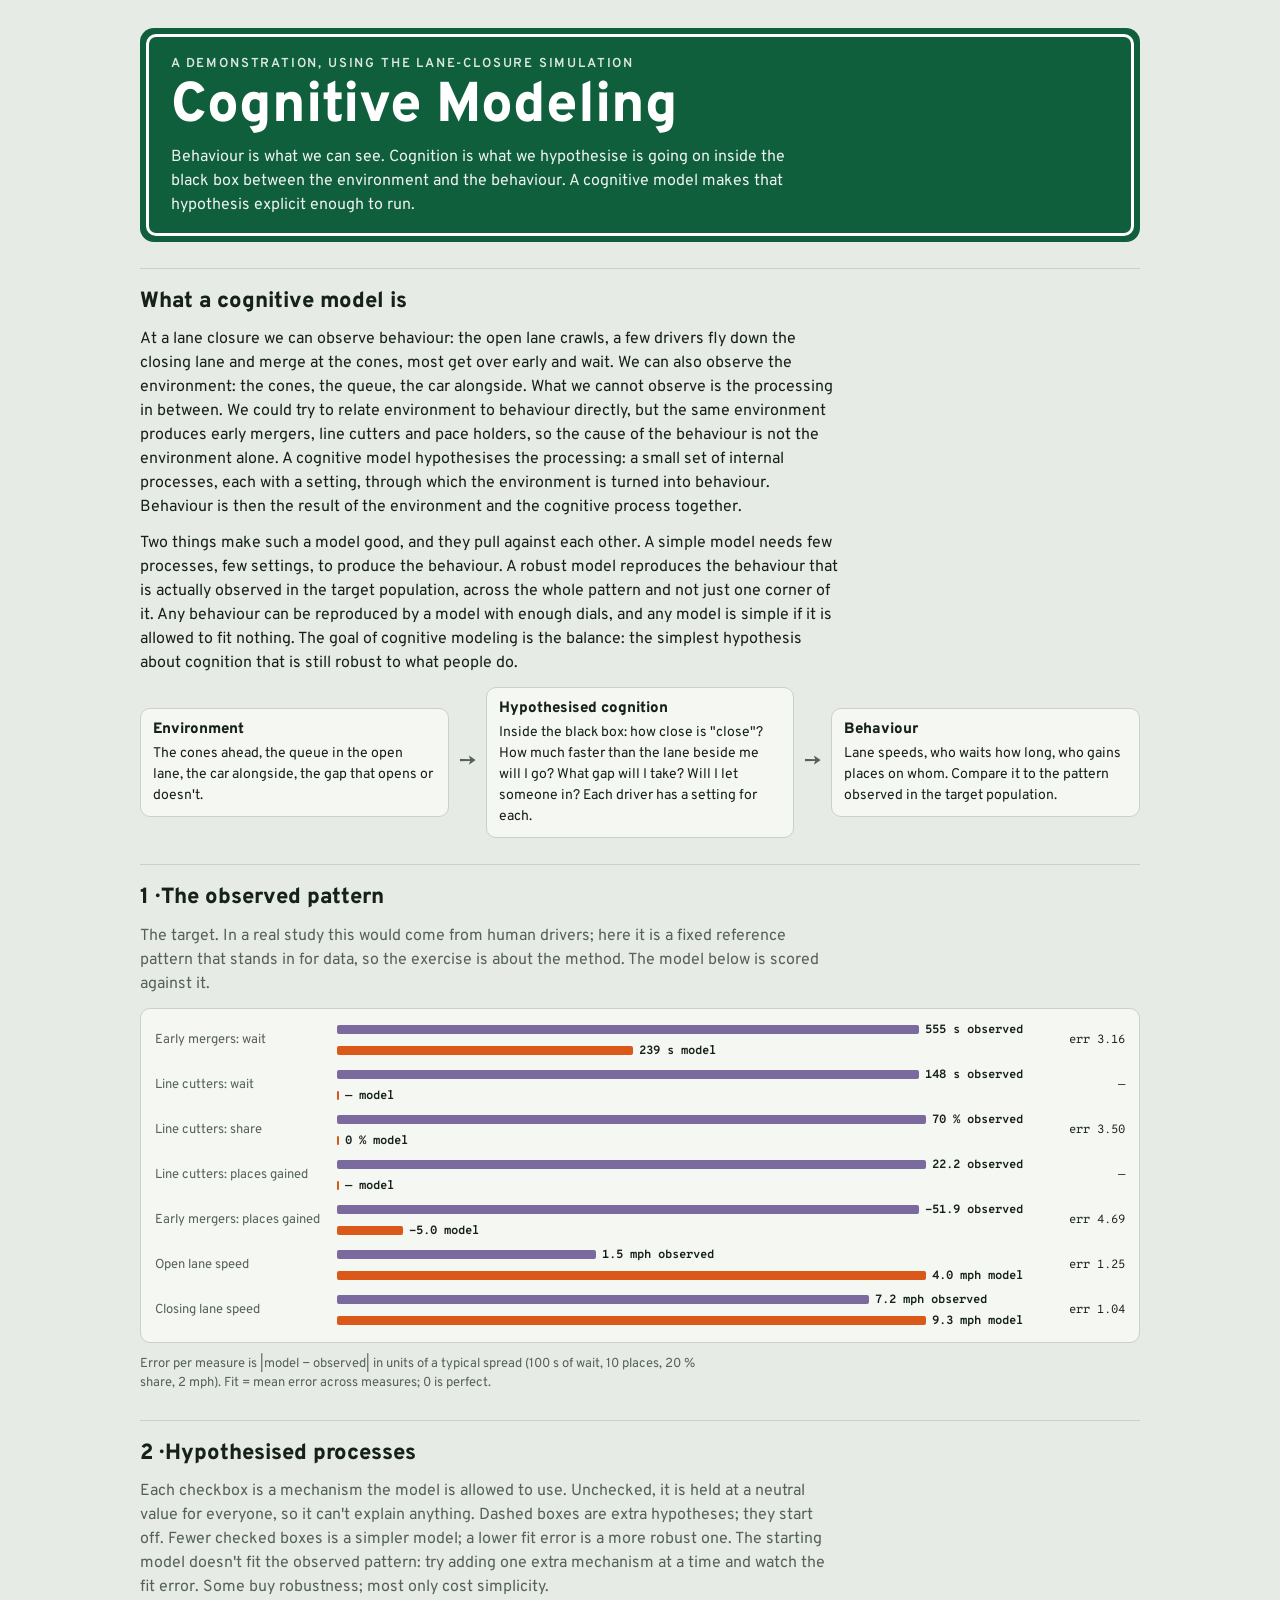
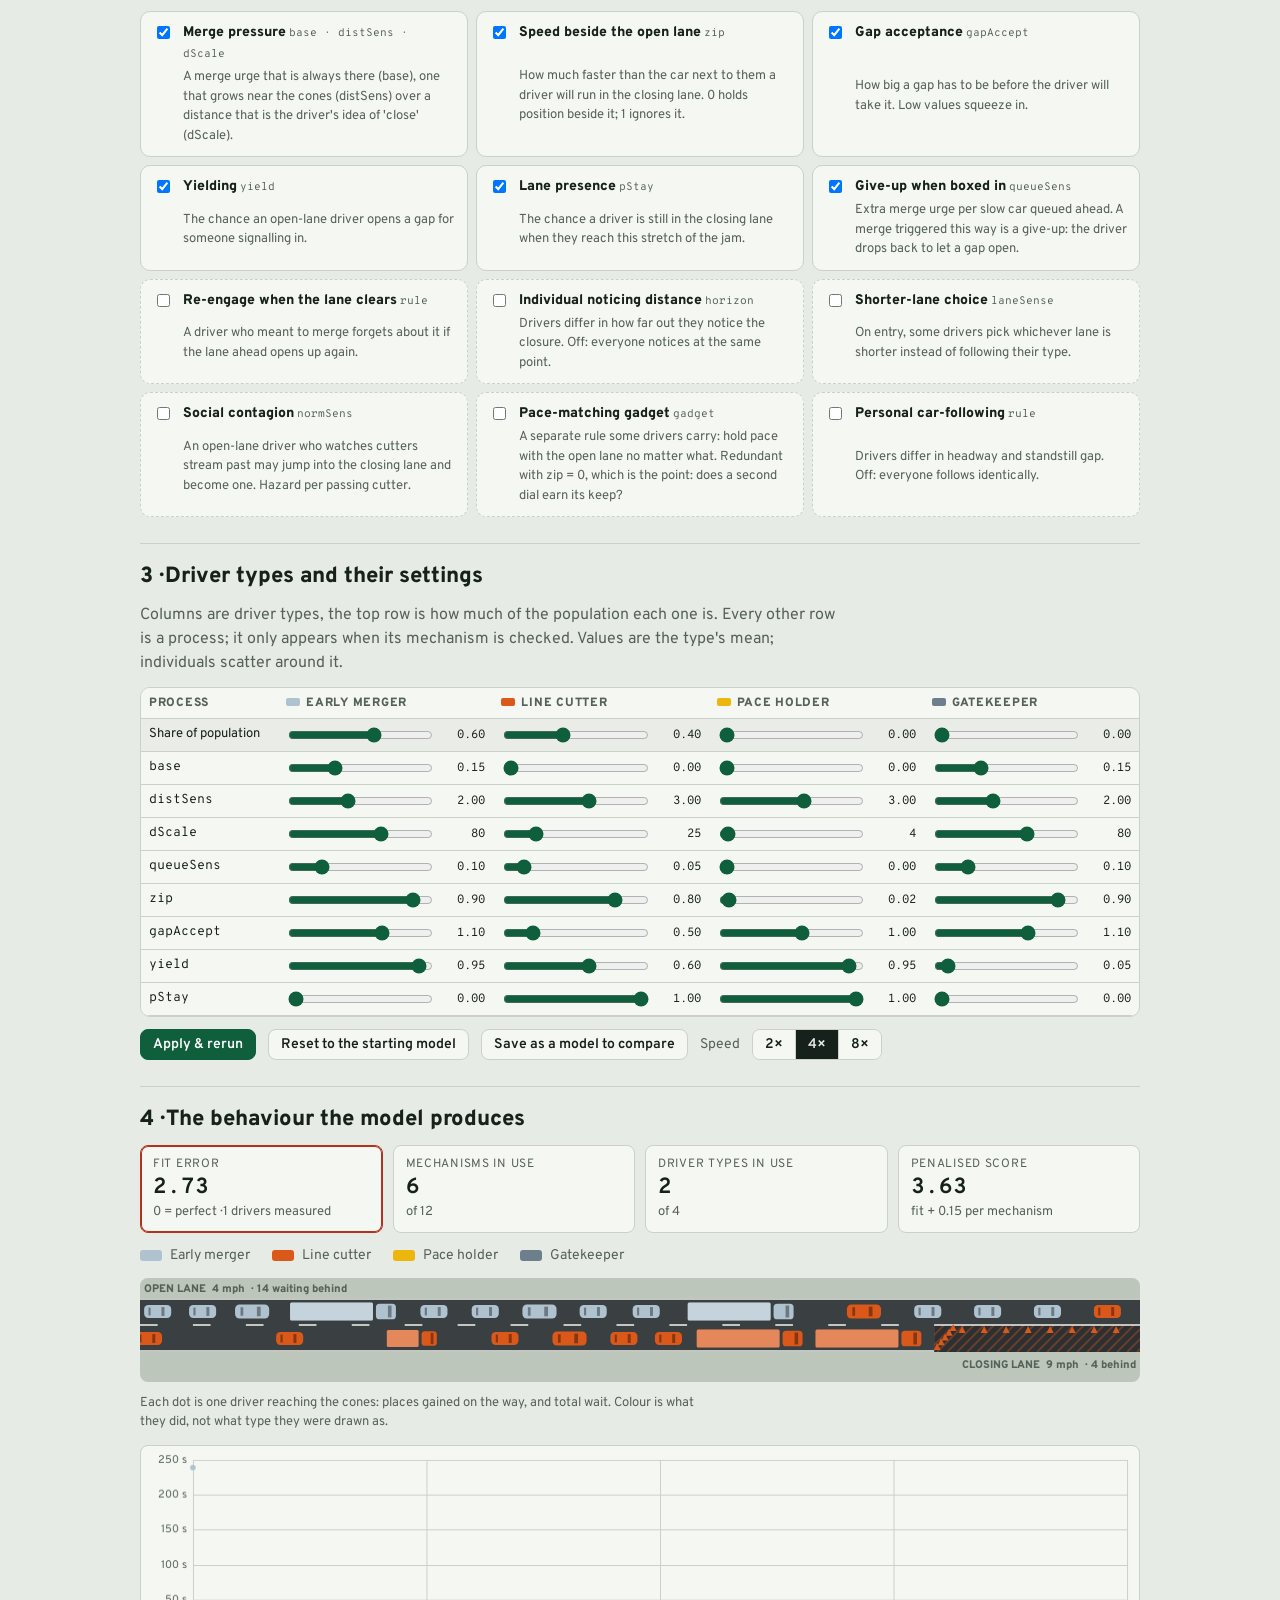
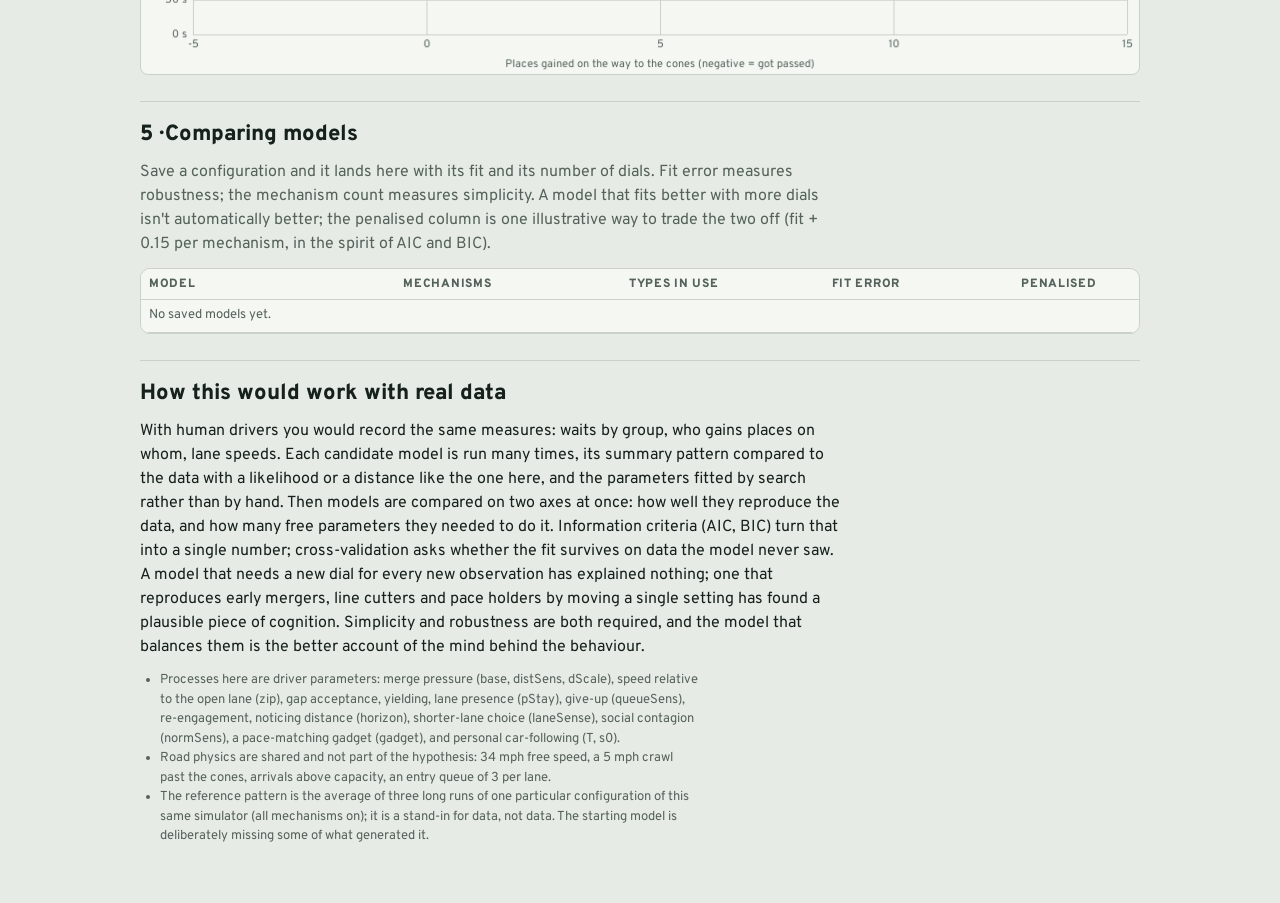
<file: demos/lane-closure/cognitive-modeling.html>
<!doctype html><html><head><meta charset=utf8><meta name=viewport content="width=device-width,initial-scale=1,viewport-fit=cover"><title>Cognitive Modeling</title><style>:root{color-scheme:light;box-sizing:border-box;padding-top:env(safe-area-inset-top,0px);padding-bottom:env(safe-area-inset-bottom,0px)}html{scroll-padding-top:env(safe-area-inset-top,0px)}body{margin:0;padding:0;font:14px -apple-system,BlinkMacSystemFont,sans-serif;background:#fff;color:#000}img{max-width:100%}[hidden]:not([hidden=until-found i]){display:none!important}</style>
<link rel="preconnect" href="https://fonts.googleapis.com"><link rel="preconnect" href="https://fonts.gstatic.com" crossorigin>
<link rel="stylesheet" href="https://fonts.googleapis.com/css2?family=Overpass:wght@400;600;800&family=Overpass+Mono:wght@500;700&display=swap">
<style>
/* Layout: one column. Hypothesis (mechanism checklist + driver sliders) on top, the running world below it, the scorecard between them. */
:root{--bg:#E7EBE6;--panel:#F5F7F3;--ink:#16211B;--muted:#55625A;--rule:#C9D1C8;--sign:#0F5E3C;--sign-ink:#FFF;--zone:#D9581A;--you:#EDB60C;--good:#13804F;--bad:#B4321C;
--asphalt:#3A3F42;--asphalt-closed:#2C3033;--stripe:#F2F2EC;--shoulder:#BCC6BA;--car-open:#AFC2CF;--gate:#6E7F8C;--obs:#7A6A9E;
--f-display:"Overpass","Arial Narrow",system-ui,sans-serif;--f-body:"Overpass",system-ui,sans-serif;--f-mono:"Overpass Mono",ui-monospace,Menlo,monospace}
@media (prefers-color-scheme:dark){:root:not([data-theme="light"]){--bg:#0F1411;--panel:#161D19;--ink:#E4EAE5;--muted:#9AA79F;--rule:#28322C;--sign:#17744C;--zone:#F07633;--you:#F5C431;--good:#3FBF7F;--bad:#F07A62;--asphalt:#2B2F32;--asphalt-closed:#202326;--stripe:#D8D8D0;--shoulder:#1D2621;--car-open:#8EA3B2;--gate:#56656F;--obs:#A897CF;color-scheme:dark}}
:root[data-theme="dark"]{--bg:#0F1411;--panel:#161D19;--ink:#E4EAE5;--muted:#9AA79F;--rule:#28322C;--sign:#17744C;--zone:#F07633;--you:#F5C431;--good:#3FBF7F;--bad:#F07A62;--asphalt:#2B2F32;--asphalt-closed:#202326;--stripe:#D8D8D0;--shoulder:#1D2621;--car-open:#8EA3B2;--gate:#56656F;--obs:#A897CF;color-scheme:dark}
*{box-sizing:border-box}
body{background:var(--bg);color:var(--ink);font-family:var(--f-body);font-size:16px;line-height:1.5;padding-inline:16px;padding-block:28px 56px}
.wrap{max-width:1000px;margin:0 auto;display:flex;flex-direction:column;gap:26px}
.sign{background:var(--sign);color:var(--sign-ink);border-radius:14px;padding:6px}
.sign-inner{border:3px solid var(--sign-ink);border-radius:10px;padding:18px 22px 16px;display:flex;flex-direction:column;gap:4px}
.sign .eyebrow{font-family:var(--f-display);font-weight:600;font-size:13px;letter-spacing:.14em;text-transform:uppercase;opacity:.85}
.sign h1{margin:0;font-family:var(--f-display);font-weight:800;font-size:clamp(34px,6vw,56px);line-height:1;text-wrap:balance}
.sign p{margin:6px 0 0;max-width:62ch;opacity:.92}
p{margin:0;max-width:70ch}
h2{margin:0;font-family:var(--f-display);font-weight:800;font-size:22px;line-height:1.2;text-wrap:balance}
h3{margin:0;font-family:var(--f-display);font-weight:800;font-size:15px;letter-spacing:.06em;text-transform:uppercase;color:var(--muted)}
.muted{color:var(--muted)} .cap{font-size:13px;color:var(--muted)}
section{display:flex;flex-direction:column;gap:12px;border-top:1px solid var(--rule);padding-top:20px}
.chain{display:grid;grid-template-columns:1fr auto 1fr auto 1fr;gap:10px;align-items:center;font-size:14px}
.chain .box{background:var(--panel);border:1px solid var(--rule);border-radius:10px;padding:10px 12px;min-width:0}
.chain .box b{display:block;font-family:var(--f-display);font-weight:800;font-size:15px;margin-bottom:2px}
.chain .arrow{font-size:22px;color:var(--muted)}
@media (max-width:640px){.chain{grid-template-columns:1fr}.chain .arrow{transform:rotate(90deg);text-align:center}}
.btn{font:600 14px var(--f-body);color:var(--ink);background:var(--panel);border:1px solid var(--rule);border-radius:8px;padding:6px 12px;cursor:pointer}
.btn.primary{background:var(--sign);color:var(--sign-ink);border-color:var(--sign)}
.seg{display:inline-flex;border:1px solid var(--rule);border-radius:8px;overflow:hidden}
.seg button{font:600 14px var(--f-body);color:var(--ink);background:var(--panel);border:0;padding:6px 12px;cursor:pointer}
.seg button+button{border-left:1px solid var(--rule)} .seg button[aria-pressed="true"]{background:var(--ink);color:var(--bg)}
button:focus-visible,input:focus-visible{outline:2px solid var(--zone);outline-offset:2px}
.controls{display:flex;flex-wrap:wrap;align-items:center;gap:12px;font-size:14px;color:var(--muted)}
/* mechanisms */
.mechs{display:grid;grid-template-columns:repeat(auto-fit,minmax(290px,1fr));gap:8px}
.mech{display:grid;grid-template-columns:auto 1fr;gap:4px 10px;align-items:start;background:var(--panel);border:1px solid var(--rule);border-radius:10px;padding:10px 12px;font-size:14px}
.mech input{margin-top:4px}
.mech b{font-family:var(--f-display);font-weight:800}
.mech .d{grid-column:2;color:var(--muted);font-size:13px}
.mech.extra{border-style:dashed}
.mech .tag{font-family:var(--f-mono);font-size:11px;color:var(--muted)}
/* slider table */
.tblwrap{overflow-x:auto;border:1px solid var(--rule);border-radius:10px;background:var(--panel)}
table{border-collapse:collapse;font-size:13px;width:100%;min-width:640px}
th,td{padding:6px 8px;border-bottom:1px solid var(--rule);text-align:left;vertical-align:middle}
th{font-family:var(--f-display);font-weight:800;font-size:12px;letter-spacing:.06em;text-transform:uppercase;color:var(--muted)}
th:first-child,td:first-child{position:sticky;left:0;background:var(--panel);white-space:nowrap}
td.sw i{display:inline-block;width:14px;height:8px;border-radius:2px;margin-right:6px;vertical-align:middle}
.sl{display:flex;align-items:center;gap:6px;min-width:150px}
.sl input[type=range]{flex:1;min-width:80px;accent-color:var(--sign)}
.sl output{font-family:var(--f-mono);font-size:12px;min-width:44px;text-align:right;font-variant-numeric:tabular-nums}
tr.off{display:none}
tr.mix td{background:color-mix(in srgb,var(--panel),var(--ink) 5%)}
/* scorecard */
.score{display:grid;grid-template-columns:repeat(auto-fit,minmax(150px,1fr));gap:10px}
.stat{background:var(--panel);border:1px solid var(--rule);border-radius:8px;padding:9px 12px;display:flex;flex-direction:column;gap:2px;min-width:0}
.stat .k{font-size:12px;letter-spacing:.06em;text-transform:uppercase;color:var(--muted)}
.stat .v{font-family:var(--f-mono);font-weight:700;font-size:22px;font-variant-numeric:tabular-nums;line-height:1.2}
.stat .u{font-size:13px;color:var(--muted)}
.stat.good{border-color:var(--good);box-shadow:inset 0 0 0 1px var(--good)} .stat.bad{border-color:var(--bad);box-shadow:inset 0 0 0 1px var(--bad)}
.fit{display:grid;grid-template-columns:170px 1fr 90px;gap:6px 12px;align-items:center;font-size:13px;background:var(--panel);border:1px solid var(--rule);border-radius:10px;padding:12px 14px}
.fit .n{color:var(--muted)} .fit .bars{display:flex;flex-direction:column;gap:3px}
.fit .bar{display:flex;align-items:center;gap:6px} .fit .bar i{display:block;height:9px;border-radius:2px;min-width:2px;transition:width .4s}
.fit .bar.o i{background:var(--obs)} .fit .bar.m i{background:var(--zone)}
.fit .bar b{font-family:var(--f-mono);font-weight:700;font-size:12px;font-variant-numeric:tabular-nums;white-space:nowrap}
.fit .err{font-family:var(--f-mono);font-size:12px;text-align:right;font-variant-numeric:tabular-nums}
@media (max-width:560px){.fit{grid-template-columns:1fr}.fit .err{text-align:left}}
.legend{display:flex;flex-wrap:wrap;gap:10px 22px;font-size:14px;color:var(--muted)}
.legend span{display:inline-flex;align-items:center;gap:8px} .chip{width:22px;height:11px;border-radius:3px;display:inline-block}
.road{width:100%;height:110px;display:block;border-radius:8px}
.scatter{width:100%;height:230px;display:block;background:var(--panel);border:1px solid var(--rule);border-radius:8px}
.cmp{width:100%;min-width:0;font-size:13px}
.cmp th,.cmp td{text-align:right} .cmp th:first-child,.cmp td:first-child{text-align:left}
.notes ul{margin:0;padding-left:20px;max-width:70ch}
</style>
</head><body>

<div class="wrap">
  <header class="sign"><div class="sign-inner">
    <span class="eyebrow">A demonstration, using the lane-closure simulation</span>
    <h1>Cognitive Modeling</h1>
    <p>Behaviour is what we can see. Cognition is what we hypothesise is going on inside the black box between the environment and the behaviour. A cognitive model makes that hypothesis explicit enough to run.</p>
  </div></header>

  <section>
    <h2>What a cognitive model is</h2>
    <p>At a lane closure we can observe behaviour: the open lane crawls, a few drivers fly down the closing lane and merge at the cones, most get over early and wait. We can also observe the environment: the cones, the queue, the car alongside. What we cannot observe is the processing in between. We could try to relate environment to behaviour directly, but the same environment produces early mergers, line cutters and pace holders, so the cause of the behaviour is not the environment alone. A cognitive model hypothesises the processing: a small set of internal processes, each with a setting, through which the environment is turned into behaviour. Behaviour is then the result of the environment and the cognitive process together.</p>
    <p>Two things make such a model good, and they pull against each other. A simple model needs few processes, few settings, to produce the behaviour. A robust model reproduces the behaviour that is actually observed in the target population, across the whole pattern and not just one corner of it. Any behaviour can be reproduced by a model with enough dials, and any model is simple if it is allowed to fit nothing. The goal of cognitive modeling is the balance: the simplest hypothesis about cognition that is still robust to what people do.</p>
    <div class="chain">
      <div class="box"><b>Environment</b>The cones ahead, the queue in the open lane, the car alongside, the gap that opens or doesn't.</div>
      <div class="arrow">→</div>
      <div class="box"><b>Hypothesised cognition</b>Inside the black box: how close is "close"? How much faster than the lane beside me will I go? What gap will I take? Will I let someone in? Each driver has a setting for each.</div>
      <div class="arrow">→</div>
      <div class="box"><b>Behaviour</b>Lane speeds, who waits how long, who gains places on whom. Compare it to the pattern observed in the target population.</div>
    </div>
  </section>

  <section>
    <h2>1 · The observed pattern</h2>
    <p class="muted">The target. In a real study this would come from human drivers; here it is a fixed reference pattern that stands in for data, so the exercise is about the method. The model below is scored against it.</p>
    <div class="fit" id="fitbox"></div>
    <p class="cap">Error per measure is |model − observed| in units of a typical spread (100 s of wait, 10 places, 20 % share, 2 mph). Fit = mean error across measures; 0 is perfect.</p>
  </section>

  <section>
    <h2>2 · Hypothesised processes</h2>
    <p class="muted">Each checkbox is a mechanism the model is allowed to use. Unchecked, it is held at a neutral value for everyone, so it can't explain anything. Dashed boxes are extra hypotheses; they start off. Fewer checked boxes is a simpler model; a lower fit error is a more robust one. The starting model doesn't fit the observed pattern: try adding one extra mechanism at a time and watch the fit error. Some buy robustness; most only cost simplicity.</p>
    <div class="mechs" id="mechs"></div>
  </section>

  <section>
    <h2>3 · Driver types and their settings</h2>
    <p class="muted">Columns are driver types, the top row is how much of the population each one is. Every other row is a process; it only appears when its mechanism is checked. Values are the type's mean; individuals scatter around it.</p>
    <div class="tblwrap"><table id="ptable"></table></div>
    <div class="controls">
      <button class="btn primary" id="apply">Apply &amp; rerun</button>
      <button class="btn" id="resetp">Reset to the starting model</button>
      <button class="btn" id="snap">Save as a model to compare</button>
      <span>Speed</span><div class="seg" role="group"><button data-sp="2" aria-pressed="false">2×</button><button data-sp="4" aria-pressed="true">4×</button><button data-sp="8" aria-pressed="false">8×</button></div>
    </div>
  </section>

  <section>
    <h2>4 · The behaviour the model produces</h2>
    <div class="score" id="score"></div>
    <div class="legend"><span><i class="chip" style="background:var(--car-open)"></i>Early merger</span><span><i class="chip" style="background:var(--zone)"></i>Line cutter</span><span><i class="chip" style="background:var(--you)"></i>Pace holder</span><span><i class="chip" style="background:var(--gate)"></i>Gatekeeper</span></div>
    <canvas class="road" id="road"></canvas>
    <p class="cap">Each dot is one driver reaching the cones: places gained on the way, and total wait. Colour is what they did, not what type they were drawn as.</p>
    <canvas class="scatter" id="scatter"></canvas>
  </section>

  <section>
    <h2>5 · Comparing models</h2>
    <p class="muted">Save a configuration and it lands here with its fit and its number of dials. Fit error measures robustness; the mechanism count measures simplicity. A model that fits better with more dials isn't automatically better; the penalised column is one illustrative way to trade the two off (fit + 0.15 per mechanism, in the spirit of AIC and BIC).</p>
    <div class="tblwrap"><table class="cmp" id="cmp"><thead><tr><th>Model</th><th>Mechanisms</th><th>Types in use</th><th>Fit error</th><th>Penalised</th><th></th></tr></thead><tbody></tbody></table></div>
  </section>

  <section class="notes">
    <h2>How this would work with real data</h2>
    <p>With human drivers you would record the same measures: waits by group, who gains places on whom, lane speeds. Each candidate model is run many times, its summary pattern compared to the data with a likelihood or a distance like the one here, and the parameters fitted by search rather than by hand. Then models are compared on two axes at once: how well they reproduce the data, and how many free parameters they needed to do it. Information criteria (AIC, BIC) turn that into a single number; cross-validation asks whether the fit survives on data the model never saw. A model that needs a new dial for every new observation has explained nothing; one that reproduces early mergers, line cutters and pace holders by moving a single setting has found a plausible piece of cognition. Simplicity and robustness are both required, and the model that balances them is the better account of the mind behind the behaviour.</p>
    <ul class="cap">
      <li>Processes here are driver parameters: merge pressure (base, distSens, dScale), speed relative to the open lane (zip), gap acceptance, yielding, lane presence (pStay), give-up (queueSens), re-engagement, noticing distance (horizon), shorter-lane choice (laneSense), social contagion (normSens), a pace-matching gadget (gadget), and personal car-following (T, s0).</li>
      <li>Road physics are shared and not part of the hypothesis: 34 mph free speed, a 5 mph crawl past the cones, arrivals above capacity, an entry queue of 3 per lane.</li>
      <li>The reference pattern is the average of three long runs of one particular configuration of this same simulator (all mechanisms on); it is a stand-in for data, not data. The starting model is deliberately missing some of what generated it.</li>
    </ul>
  </section>
</div>

<script>
// Lane-closure sim v2: all behavior emerges from a per-driver parameter vector.
// Works in Node (module.exports) and browser (window.LaneSim).
(function(root){
const L=170, M=135, U=120, DT=0.05, WIN=300, CUT=3, B=2; let VZONE=4, V0=15;
const VEH={car:{len:4.6,w:1.85,a:1.5},pickup:{len:5.8,w:2.0,a:1.4},box:{len:8.5,w:2.4,a:1.0},semi:{len:18,w:2.55,a:0.7}};
function pickVeh(r){return r<0.64?'car':r<0.82?'pickup':r<0.92?'box':'semi';}
function idm(v,gap,dv,a,T,s0){const s=s0+Math.max(0,v*T+v*dv/(2*Math.sqrt(a*B)));const g=Math.max(gap,0.1);return a*(1-Math.pow(v/V0,4)-(s/g)*(s/g));}
function rng(seed){let s=seed>>>0;return()=>{s=(s+0x6D2B79F5)>>>0;let t=s;t=Math.imul(t^(t>>>15),t|1);t^=t+Math.imul(t^(t>>>7),t|61);return((t^(t>>>14))>>>0)/4294967296;};}
const clamp=(x,a,b)=>Math.max(a,Math.min(b,x));

// ---- Driver parameter vector -------------------------------------------
// base     : baseline merge hazard (1/s) once the closure is noticed
// distSens : extra merge hazard at the cones (1/s), decaying upstream as exp(-dist/dScale)
// dScale   : metres over which that proximity hazard falls off (small = waits until the last moment)
// queueSens: extra hazard per slow car queued ahead in own lane (1/s per car)
// zip      : 0 = hold pace with the open lane, 1 = drive as fast as the road allows
// gapAccept: multiplier on the gap a driver needs before merging (1 = normal, <1 = squeezes in)
// yield    : probability of opening a gap for someone signalling in
// horizon  : metres before the cones at which the driver notices the closure
// pStay    : probability of choosing the closing lane on arrival (when not choosing by queue length)
// laneSense: probability of choosing the shorter lane instead of going by pStay
// T, s0    : IDM headway (s) and standstill gap (m)
const PKEYS=['base','distSens','dScale','queueSens','zip','gapAccept','yield','horizon','pStay','laneSense','normSens','gadget','T','s0'];
// normSens : social contagion: hazard (1/s per passing cutter) for an open-lane driver to switch into the closing lane and cut
// gadget   : probability the driver carries the pace-matching rule (zip forced to 0)

// An archetype is {name, weight, params:{k:[mean,sd]}}; a population is a list of archetypes.
function drawDriver(pop,r,mech){mech=mech||{};
  let u=r()*pop.reduce((s,a)=>s+a.weight,0), arch=pop[pop.length-1];
  for(const a of pop){ if(u<a.weight){arch=a;break;} u-=a.weight; }
  const d={arch:arch.name};
  for(const k of PKEYS){const [m,sd]=arch.params[k]||[0,0]; // truncated normal via clamp
    const z=Math.sqrt(-2*Math.log(1-r()))*Math.cos(2*Math.PI*r()); d[k]=m+sd*z;}
  d.base=Math.max(0,d.base);d.distSens=Math.max(0,d.distSens);d.dScale=Math.max(3,d.dScale);d.queueSens=Math.max(0,d.queueSens);
  d.zip=clamp(d.zip,0,1);d.gapAccept=Math.max(0.3,d.gapAccept);d.yield=clamp(d.yield,0,1);
  d.horizon=clamp(d.horizon,20,M+U);d.pStay=clamp(d.pStay,0,1);d.laneSense=clamp(d.laneSense,0,1);d.normSens=Math.max(0,d.normSens||0);d.gadget=clamp(d.gadget||0,0,1);
  // mechanism switches: an unchecked mechanism is fixed at its neutral value for everyone
  if(mech.queue===false)d.queueSens=0; if(mech.laneSense===false)d.laneSense=0; if(mech.horizon===false)d.horizon=230; if(mech.norm===false)d.normSens=0; if(mech.gadget===false)d.gadget=0;
  if(mech.indiv===false){d.T=1.4;d.s0=2.5;}
  if(d.gadget>0&&r()<d.gadget){d.zip=0;d.hasGadget=true;}d.T=Math.max(0.6,d.T);d.s0=Math.max(1,d.s0);
  return d;
}

class Sim{
  constructor(pop,seed,opts){this.pop=pop;this.seed=seed;this.single=(opts&&opts.single)||null;this.mech=(opts&&opts.mech)||{};this.singleLead=(opts&&opts.singleLead)||70;this.lambda=(opts&&opts.lambda)||1.15;this.qcap=(opts&&opts.qcap)||8;if(opts&&opts.vzone)VZONE=opts.vzone;if(opts&&opts.v0)V0=opts.v0;this.reset();}
  reset(){this.r=rng(this.seed);this.t=0;this.cars=[];this.pend=[[],[]];this.nextArr=0;this.id=0;this.seq=0;
    this.recent={open:[],zip:[]};this.pts=[];this.exited=[];this.cutShare=null;this.tOpen=null;this.tZip=null;this.gainZip=null;this.gainOpen=null;this.v0e=null;this.v1e=null;this.honks=0;this.byArch={};}
  arrive(){let d=drawDriver(this.pop,this.r,this.mech),veh=pickVeh(this.r());
    if(this.single&&!this.cars.some(c=>c.d.arch===this.single.name&&!c.cls&&c.x<M-this.singleLead)&&!this.pend[1].some(q=>q.d.arch===this.single.name)){d=drawDriver([this.single],this.r,this.mech);veh='car';}
    let lane;
    if(this.r()<d.laneSense){const n=l=>this.pend[l].length+this.cars.filter(c=>c.lane===l&&c.x<M-80).length;const df=n(0)-n(1);lane=df===0?(this.r()<d.pStay?1:0):(df>0?1:0);}
    else lane=(this.r()<d.pStay)?1:0;
    const q=this.pend[lane];
    if(q.length<this.qcap) q.push({d,veh,tArr:this.t,seq:++this.seq});}
  room(lane){let rear=null;for(const c of this.cars) if(c.lane===lane&&(!rear||c.x<rear.x)) rear=c;
    if(!rear) return {ok:true,v:V0*0.8};const gap=rear.x-rear.len+U;
    return {ok:gap>2.5,v:gap<60?Math.min(V0*0.8,rear.v+Math.max(0,gap-3)*0.3):V0*0.8};}
  spawn(){for(const lane of [0,1]){const q=this.pend[lane];if(!q.length)continue;const rm=this.room(lane);
    if(rm.ok){const p=q.shift();const V=VEH[p.veh];
      this.cars.push({id:++this.id,seq:p.seq,d:p.d,veh:p.veh,len:V.len,w:V.w,a:V.a,lane,orig:lane,x:-U,y:lane,v:rm.v,acc:0,tIn:p.tArr,done:false,want:false,ghost:null,yielder:null,yd:{},honk:0,merged:false,ref:null,vcap:null,gaveUp:false,cls:null});}}}
  step(dt){
    this.t+=dt;
    while(this.t>=this.nextArr){this.arrive();this.nextArr+=-Math.log(1-this.r())/this.lambda;}
    this.spawn();
    const cars=this.cars;
    const l0=cars.filter(c=>c.lane===0).sort((a,b)=>b.x-a.x);
    const l1=cars.filter(c=>c.lane===1).sort((a,b)=>b.x-a.x);
    for(const c of cars){c.ghost=null;c.yielder=null;}
    // --- merge intention (closing lane) ---
    for(let i=0;i<l1.length;i++){const c=l1[i],d=c.d;
      if(c.x>=M-8){c.want=true;continue;}
      const aware=c.x>M-d.horizon; if(!aware){c.want=false;continue;}
      const prox=Math.exp(-(M-c.x)/d.dScale);
      let nq=0; for(let j=i-1;j>=0;j--){const o=l1[j]; if(o.x-o.len-c.x>60) break; if(o.v<5) nq++;}
      const hq=d.queueSens*nq, hd=d.base+d.distSens*prox;
      if(!c.want){const u=this.r(); if(u<hq*dt){c.want=true;c.gaveUp=true;} else if(u<(hq+hd)*dt){c.want=true;c.gaveUp=false;}}
      // intention decays if the lane ahead is open and fast (re-engage)
      if(this.mech.reengage!==false&&c.want&&c.x<M-8&&nq===0&&d.base<0.05&&this.r()<0.5*dt){c.want=false;c.gaveUp=false;}
    }
    // --- social contagion: open-lane drivers who watch cutters stream past may join them ---
    for(const c of l0){const d=c.d; if(!(d.normSens>0)||c.x>M-40||c.x<-U+10||c.done) continue;
      let passing=0; for(const o of l1){ if(Math.abs(o.x-c.x)<15&&o.v>c.v+3) passing++; }
      if(passing&&this.r()<d.normSens*passing*dt){
        let okGap=true; for(const o of l1){ if(o.x>c.x-c.len-2&&o.x-o.len<c.x+2){okGap=false;break;} }
        if(okGap){c.lane=1;c.want=false;c.gaveUp=false;d.zip=Math.max(d.zip,0.8);d.base=0;d.distSens=Math.max(d.distSens,3);d.dScale=Math.min(d.dScale,25);d.gapAccept=Math.min(d.gapAccept,0.6);c.contagion=true;}}}
    // --- ask a follower in the open lane to yield ---
    for(const m of l1){ if(!m.want) continue;
      let F=null; for(const c of l0){ if(c.x<m.x-m.len-0.5){F=c;break;} }
      if(!F||m.x-F.x>30+m.len||F.ghost) continue;
      if(F.yd[m.id]==null) F.yd[m.id]=this.r()<F.d.yield;
      if(!F.yd[m.id]) continue;
      F.ghost=m; m.yielder=F;
    }
    // --- open lane accel ---
    for(let i=0;i<l0.length;i++){const c=l0[i],ld=l0[i-1],d=c.d;
      let a=ld?idm(c.v,ld.x-ld.len-c.x,c.v-ld.v,c.a,d.T,d.s0):idm(c.v,1e4,0,c.a,d.T,d.s0);
      if(c.ghost){const g=c.ghost,ag=idm(c.v,g.x-g.len-c.x,c.v-g.v,c.a,d.T,d.s0);if(ag>=-2.5)a=Math.min(a,ag);else{g.yielder=null;c.ghost=null;}}
      if(c.x>=M-1&&c.vcap==null)c.vcap=Math.max(VZONE,c.v);
      if(c.vcap!=null)a=Math.min(a,1.5*(c.vcap-c.v));
      c.acc=a;}
    // --- closing lane accel ---
    for(let i=0;i<l1.length;i++){const c=l1[i],ld=l1[i-1],d=c.d;
      let a=idm(c.v,M-c.x,c.v,c.a,d.T,d.s0);
      if(ld) a=Math.min(a,idm(c.v,ld.x-ld.len-c.x,c.v-ld.v,c.a,d.T,d.s0));
      // zip: speed cap relative to the adjacent open lane
      if(c.x>M-d.horizon&&d.zip<1){
        if(!c.ref||c.ref.lane!==0||c.ref.done||c.ref.x<c.x-15){c.ref=null;let bd=25;for(const o of l0){if(o.x<c.x-8)continue;const dd=Math.abs(o.x-c.x);if(dd<bd){bd=dd;c.ref=o;}}}
        const ref=c.ref; if(ref){const hold=Math.pow(1-d.zip,4);const vcap=ref.v+d.zip*(V0-ref.v)+hold*clamp(0.4*(ref.x-c.x),-3,3); if(c.v>vcap-1) a=Math.min(a,Math.max(-2.5,1.5*(vcap-c.v)));}}
      if(c.want){let Ld=null;for(const o of l0){if(o.x>=c.x-1&&(!Ld||o.x<Ld.x))Ld=o;}
        if(Ld&&Ld.x-Ld.len-c.x<2.5){const tgt=c.gaveUp?Math.max(0,Ld.v-1.5):Math.max(Math.max(0,Ld.v-1.5)+d.zip*4.5,d.zip*8); a=Math.min(a,Math.max(-2.5,2*(tgt-c.v)));}}
      c.acc=a;}
    for(const c of cars){c.acc=Math.max(c.acc,-9);c.v=Math.max(0,c.v+c.acc*dt);c.x+=c.v*dt;if(c.lane===1&&c.x>M){c.x=M;c.v=0;}}
    // --- execute merges (gap acceptance) ---
    for(const m of l1){ if(!m.want||m.lane!==1) continue;
      let Ld=null,F=null;for(const c of cars){if(c.lane!==0)continue;if(c.x>=m.x){if(!Ld||c.x<Ld.x)Ld=c;}else{if(!F||c.x>F.x)F=c;}}
      const gF=Ld?Ld.x-Ld.len-m.x:99, gB=F?m.x-m.len-F.x:99, ga=m.d.gapAccept;
      const ok=gF>ga*(0.5+Math.max(0,Ld?m.v-Ld.v:0)*0.3) && gB>ga*(0.5+Math.max(0,F?F.v-m.v:0)*0.5);
      if(ok){m.lane=0;m.merged=true;m.mergeX=m.x;m.cls=m.x<0?'Early merger':(m.d.arch==='Pace holder'||m.d.arch==='Zipper')?m.d.arch:'Line cutter';}
    }
    // --- honks: impatient driver stuck behind a pace-holder ---
    for(let i=1;i<l1.length;i++){const c=l1[i],ld=l1[i-1];
      if(ld.d.zip<0.25&&c.d.zip>0.6&&ld.x-ld.len-c.x<18&&c.x<M-30&&ld.x>M-ld.d.horizon&&this.r()<0.5*dt){c.honk=0.9;this.honks++;}}
    for(const c of cars){if(c.honk>0)c.honk-=dt;c.y+=(c.lane-c.y)*Math.min(1,dt*3);}
    // --- lane speed EMAs ---
    // traversal speed through the strip, by original lane: x=0 to the cones (open) or to the merge point (closing)
    for(const c of cars){ if(c.t0==null&&c.x>=0){c.t0=this.t;c.x0=c.x;}
      if(c.t0!=null&&!c.vDone){const end=c.orig===1?(c.lane===0?c.mergeX:null):(c.x>=M?M:null);
        if(end!=null&&end-c.x0>5){c.vDone=true;const v=(end-c.x0)/Math.max(0.1,this.t-c.t0);
          if(c.orig===1){this.v1e=this.v1e==null?v:this.v1e+(v-this.v1e)*0.15;} else {this.v0e=this.v0e==null?v:this.v0e+(v-this.v0e)*0.15;}}}}
    // --- exits & stats ---
    for(let i=cars.length-1;i>=0;i--){const c=cars[i];
      if(!c.done&&c.x>=M-0.5&&c.lane===0){c.done=true;
        let passedBy=0;for(const s of this.exited) if(s>c.seq) passedBy++;
        let jumped=0;for(const o of cars) if(!o.done&&o.seq<c.seq) jumped++;
        for(const q of this.pend) for(const o of q) if(o.seq<c.seq) jumped++;
        if(!c.cls)c.cls=(c.orig===0&&c.d.arch!=='Zipper')?'Early merger':c.d.arch;
        const g=jumped-passedBy,T=this.t-c.tIn,cut=c.cls==='Line cutter',R=this.recent;c.gjump=g;
        (cut?R.zip:R.open).push({t:this.t,T,g});
        this.pts.push({T,g,cut,t:this.t,arch:c.cls,orig:c.orig});if(this.pts.length>300)this.pts.shift();
        const ba=this.byArch[c.cls]||(this.byArch[c.cls]={n:0,T:0,g:0,cut:0});ba.n++;ba.T+=T;ba.g+=g;ba.cut+=cut?1:0;
        for(const kk of ['zip','open']){const a=R[kk];while(a.length&&a[0].t<this.t-WIN)a.shift();}
        const av=(a,f)=>a.length?a.reduce((x,o)=>x+o[f],0)/a.length:null;
        this.tZip=av(R.zip,'T');this.gainZip=av(R.zip,'g');this.cutShare=R.zip.length/Math.max(1,R.zip.length+R.open.length);this.tOpen=av(R.open,'T');this.gainOpen=av(R.open,'g');
        this.exited.push(c.seq);
        let minAlive=Infinity;for(const o of cars) if(!o.done&&o.seq<minAlive) minAlive=o.seq;
        for(const q of this.pend) for(const o of q) if(o.seq<minAlive) minAlive=o.seq;
        this.exited=this.exited.filter(s=>s>=minAlive);}
      if(c.x-c.len>L+2) cars.splice(i,1);}
  }
}
const API={Sim,PKEYS,L,M,U,DT,CUT,V0,VEH};
if(typeof module!=='undefined') module.exports=API; else root.LaneSim=API;
})(typeof window!=='undefined'?window:globalThis);

// Archetypes: {name, weight, params:{key:[mean,sd]}}. Scenarios are mixtures of archetypes.
const A=(name,weight,p)=>({name,weight,params:{
  base:p.base||[0,0], distSens:p.distSens||[0,0], dScale:p.dScale||[25,5], queueSens:p.queueSens||[0,0], zip:p.zip||[1,0],
  gapAccept:p.gapAccept||[1,0.2], yield:p.yield||[0.85,0.1], horizon:p.horizon||[200,40], pStay:p.pStay||[0.5,0], laneSense:p.laneSense||[0.5,0.2],
  T:p.T||[1.4,0.4], s0:p.s0||[2.5,1]}});

const earlyMerger=A('Early merger',0.60,{base:[0.15,0.08],distSens:[2,0.5],dScale:[80,20],queueSens:[0.1,0.05],zip:[0.9,0.1],gapAccept:[1.1,0.2],yield:[0.95,0.05],horizon:[230,30],pStay:[0,0],laneSense:[0,0]});
const lineCutter =A('Line cutter', 0.40,{base:[0,0],distSens:[3,0.5],dScale:[25,3],queueSens:[0.05,0.03],zip:[0.8,0.1],gapAccept:[0.5,0.1],yield:[0.6,0.2],horizon:[200,30],pStay:[1,0],laneSense:[0.2,0.1]});
const blocker    =A('Gatekeeper',  0.15,{base:[0.15,0.08],distSens:[2,0.5],dScale:[80,20],queueSens:[0.1,0.05],zip:[0.9,0.1],gapAccept:[1.1,0.2],yield:[0.05,0.05],horizon:[230,30],pStay:[0,0],laneSense:[0,0]});
const paceHolder =A('Pace holder', 0.0, {base:[0,0],distSens:[3,0.5],dScale:[4,1],queueSens:[0,0],zip:[0.02,0.02],gapAccept:[1,0.2],yield:[0.95,0.05],horizon:[260,0],pStay:[1,0],laneSense:[0,0]});
const zipper     =A('Zipper',      1.0, {base:[0,0],distSens:[3,0.3],dScale:[15,2],queueSens:[0,0],zip:[0.05,0.05],gapAccept:[1,0.2],yield:[0.95,0.05],horizon:[230,20],pStay:[0.5,0],laneSense:[1,0]});

const clone=(a,w)=>({...a,weight:w});
const POPS={
  ideal:[zipper],
  real:[earlyMerger,lineCutter],
  mine:[earlyMerger,lineCutter],   // plus one pace holder (you) on the road at a time: see SINGLE
};
const SINGLE={mine:paceHolder};
const ARCH={earlyMerger,lineCutter,blocker,paceHolder,zipper};
if(typeof module!=='undefined') module.exports={POPS,A,ARCH,SINGLE}; else window.LanePops={POPS,A,ARCH,SINGLE};

</script>
<script>
(()=>{
const {Sim,PKEYS,L,M,DT}=LaneSim; const {ARCH}=LanePops; const MPH=2.237;
const OBS={"waitEarly":554.6,"waitCut":148.2,"cutShare":0.70,"placesCut":22.2,"placesEarly":-51.9,"vOpen":1.52,"vClose":7.21};
const MEAS=[['waitEarly','Early mergers: wait','s',100,0],['waitCut','Line cutters: wait','s',100,0],['cutShare','Line cutters: share','%',0.2,2],['placesCut','Line cutters: places gained','',10,1],['placesEarly','Early mergers: places gained','',10,1],['vOpen','Open lane speed','mph',2,1],['vClose','Closing lane speed','mph',2,1]];
const MECH=[
 ['merge','Merge pressure',"A merge urge that is always there (base), one that grows near the cones (distSens) over a distance that is the driver's idea of 'close' (dScale).",['base','distSens','dScale'],true,false],
 ['zip','Speed beside the open lane',"How much faster than the car next to them a driver will run in the closing lane. 0 holds position beside it; 1 ignores it.",['zip'],true,false],
 ['gap','Gap acceptance',"How big a gap has to be before the driver will take it. Low values squeeze in.",['gapAccept'],true,false],
 ['yield','Yielding',"The chance an open-lane driver opens a gap for someone signalling in.",['yield'],true,false],
 ['pStay','Lane presence',"The chance a driver is still in the closing lane when they reach this stretch of the jam.",['pStay'],true,false],
 ['queue','Give-up when boxed in',"Extra merge urge per slow car queued ahead. A merge triggered this way is a give-up: the driver drops back to let a gap open.",['queueSens'],true,false],
 ['reengage','Re-engage when the lane clears',"A driver who meant to merge forgets about it if the lane ahead opens up again.",[],false,true],
 ['horizon','Individual noticing distance',"Drivers differ in how far out they notice the closure. Off: everyone notices at the same point.",['horizon'],false,true],
 ['laneSense','Shorter-lane choice',"On entry, some drivers pick whichever lane is shorter instead of following their type.",['laneSense'],false,true],
 ['norm','Social contagion',"An open-lane driver who watches cutters stream past may jump into the closing lane and become one. Hazard per passing cutter.",['normSens'],false,true],
 ['gadget','Pace-matching gadget',"A separate rule some drivers carry: hold pace with the open lane no matter what. Redundant with zip = 0, which is the point: does a second dial earn its keep?",['gadget'],false,true],
 ['indiv','Personal car-following',"Drivers differ in headway and standstill gap. Off: everyone follows identically.",[],false,true]];
const RANGE={base:[0,0.5,0.01],distSens:[0,5,0.1],dScale:[3,120,1],queueSens:[0,0.5,0.01],zip:[0,1,0.01],gapAccept:[0.3,1.5,0.05],yield:[0,1,0.05],horizon:[50,260,5],pStay:[0,1,0.05],laneSense:[0,1,0.05],normSens:[0,0.3,0.01],gadget:[0,1,0.05]};
const TYPES=[['earlyMerger','Early merger','--car-open'],['lineCutter','Line cutter','--zone'],['paceHolder','Pace holder','--you'],['blocker','Gatekeeper','--gate']];
const DEFMIX={earlyMerger:0.6,lineCutter:0.4,paceHolder:0,blocker:0};
function defaults(){const arch={};for(const [k] of TYPES){arch[k]={};for(const p of PKEYS)arch[k][p]=[...(ARCH[k].params[p]||[0,0])];arch[k].normSens=[0,0];arch[k].gadget=[0,0];}
  arch.earlyMerger.normSens=[0.05,0.02];arch.lineCutter.gadget=[0,0];
  const mech={};for(const m of MECH)mech[m[0]]=m[4];return {arch,mix:{...DEFMIX},mech};}
let state=defaults();
// --- UI: mechanisms ---
const mechEl=document.getElementById('mechs');
function buildMechs(){mechEl.innerHTML=MECH.map(m=>`<label class="mech ${m[5]?'extra':''}"><input type="checkbox" id="m-${m[0]}" ${state.mech[m[0]]?'checked':''}><span><b>${m[1]}</b> <span class="tag">${m[3].join(' · ')||'rule'}</span></span><span class="d">${m[2]}</span></label>`).join('');
  mechEl.querySelectorAll('input').forEach(i=>i.addEventListener('change',()=>{state.mech[i.id.slice(2)]=i.checked;refreshRows();}));}
// --- UI: slider table ---
const tbl=document.getElementById('ptable');
function fmt(v,p){return RANGE[p]&&RANGE[p][2]>=1?Math.round(v):(+v).toFixed(2);}
function buildTable(){let h='<thead><tr><th>Process</th>'+TYPES.map(([k,n,c])=>`<th><i class="chip" style="background:var(${c});display:inline-block;width:14px;height:8px;border-radius:2px;margin-right:6px"></i>${n}</th>`).join('')+'</tr></thead><tbody>';
  h+='<tr class="mix"><td>Share of population</td>'+TYPES.map(([k])=>`<td><div class="sl"><input type="range" id="mix-${k}" min="0" max="1" step="0.05" value="${state.mix[k]}"><output>${state.mix[k].toFixed(2)}</output></div></td>`).join('')+'</tr>';
  for(const p of Object.keys(RANGE)){const [lo,hi,st]=RANGE[p];const mech=MECH.find(m=>m[3].includes(p));
    h+=`<tr data-p="${p}" data-m="${mech?mech[0]:''}"><td><span style="font-family:var(--f-mono)">${p}</span></td>`+TYPES.map(([k])=>`<td><div class="sl"><input type="range" id="p-${k}-${p}" min="${lo}" max="${hi}" step="${st}" value="${state.arch[k][p][0]}"><output>${fmt(state.arch[k][p][0],p)}</output></div></td>`).join('')+'</tr>';}
  tbl.innerHTML=h+'</tbody>';
  tbl.querySelectorAll('input[type=range]').forEach(i=>i.addEventListener('input',()=>{i.nextElementSibling.textContent=i.id.startsWith('mix')?(+i.value).toFixed(2):fmt(i.value,i.id.split('-')[2]);}));
  refreshRows();}
function refreshRows(){tbl.querySelectorAll('tr[data-p]').forEach(tr=>{const m=tr.dataset.m;tr.classList.toggle('off',m&&!state.mech[m]);});}
function readUI(){for(const [k] of TYPES){state.mix[k]=+document.getElementById('mix-'+k).value;for(const p of Object.keys(RANGE))state.arch[k][p][0]=+document.getElementById(`p-${k}-${p}`).value;}}
function population(){const pop=[];for(const [k,name] of TYPES){const w=state.mix[k];if(w>0)pop.push({name,weight:w,params:state.arch[k]});}return pop.length?pop:[{name:'Early merger',weight:1,params:state.arch.earlyMerger}];}
function mechCount(){return MECH.filter(m=>state.mech[m[0]]).length;}
function typeCount(){return TYPES.filter(([k])=>state.mix[k]>0).length;}
buildMechs();buildTable();
// --- sim ---
let sim,warmLeft;const canvas=document.getElementById('road'),ctx=canvas.getContext('2d'),scv=document.getElementById('scatter');const P={w:0,h:0,s:1,lh:24,y0:20};
function restart(){readUI();sim=new Sim(population(),23,{lambda:1.15,vzone:2.2,v0:15,qcap:3,mech:{...state.mech}});warmLeft=Math.round(600/DT);stamp=null;}
let stamp=null;
restart();
document.getElementById('apply').addEventListener('click',restart);
document.getElementById('resetp').addEventListener('click',()=>{state=defaults();buildMechs();buildTable();restart();});
function resize(){const dpr=window.devicePixelRatio||1;const w=canvas.getBoundingClientRect().width;if(!w)return;P.s=w/L;P.lh=Math.round(Math.max(16,Math.min(28,P.s*4.6)));P.y0=20;const h=P.y0+2*P.lh+30;if(canvas.style.height!==h+'px')canvas.style.height=h+'px';P.w=w;P.h=h;canvas.width=Math.round(w*dpr);canvas.height=Math.round(h*dpr);ctx.setTransform(dpr,0,0,dpr,0,0);}
new ResizeObserver(resize).observe(document.querySelector('.wrap'));resize();
function rr(c,x,y,w,h,r){r=Math.min(r,w/2,h/2);c.beginPath();c.moveTo(x+r,y);c.arcTo(x+w,y,x+w,y+h,r);c.arcTo(x+w,y+h,x,y+h,r);c.arcTo(x,y+h,x,y,r);c.arcTo(x,y,x+w,y,r);c.closePath();}
function colors(){const cs=getComputedStyle(document.documentElement),g=n=>cs.getPropertyValue(n).trim();return {shoulder:g('--shoulder'),asphalt:g('--asphalt'),closed:g('--asphalt-closed'),stripe:g('--stripe'),zone:g('--zone'),you:g('--you'),carOpen:g('--car-open'),ink:g('--ink'),muted:g('--muted'),rule:g('--rule'),gate:g('--gate'),obs:g('--obs'),'Early merger':g('--car-open'),'Line cutter':g('--zone'),'Pace holder':g('--you'),'Gatekeeper':g('--gate'),'Zipper':g('--car-open')};}
const classOf=c=>c.cls||(c.gaveUp?'Early merger':c.d.arch);
function drawVeh(c,s,lh,cy,body){const len=c.len*s,x1=(c.x-c.len)*s,w=Math.min(lh*0.68,Math.max(5,c.w*s*1.2));const dark='rgba(0,0,0,.38)',light='rgba(255,255,255,.28)';
  if(c.veh==='semi'||c.veh==='box'){const cab=(c.veh==='semi'?3.4:2.6)*s,gap=Math.max(1,0.5*s),tl=len-cab-gap;ctx.fillStyle=body;rr(ctx,x1,cy-w/2,tl,w,1.5);ctx.fill();ctx.fillStyle=light;rr(ctx,x1,cy-w/2,tl,w,1.5);ctx.fill();ctx.fillStyle=body;rr(ctx,x1+tl+gap,cy-w*0.43,cab,w*0.86,Math.max(1.5,w*0.2));ctx.fill();ctx.fillStyle=dark;ctx.fillRect(x1+tl+gap+cab*0.6,cy-w*0.33,Math.max(1.2,cab*0.18),w*0.66);}
  else{ctx.fillStyle=body;rr(ctx,x1,cy-w/2,len,w,Math.max(1.5,w*0.32));ctx.fill();ctx.fillStyle=dark;ctx.fillRect(x1+len*0.64,cy-w*0.34,Math.max(1.2,len*0.11),w*0.68);ctx.fillRect(x1+len*0.16,cy-w*0.3,Math.max(1,len*0.08),w*0.6);}}
function draw(col){const {w,h,s,lh,y0}=P;if(!w)return;const Mx=M*s;
  ctx.fillStyle=col.shoulder;ctx.fillRect(0,0,w,h);ctx.fillStyle=col.asphalt;ctx.fillRect(0,y0,w,lh);ctx.fillRect(0,y0+lh,Mx,lh);ctx.fillStyle=col.closed;ctx.fillRect(Mx,y0+lh,w-Mx,lh);
  ctx.save();ctx.beginPath();ctx.rect(Mx,y0+lh,w-Mx,lh);ctx.clip();ctx.strokeStyle=col.zone;ctx.globalAlpha=.35;ctx.lineWidth=2;for(let x=Mx-lh;x<w;x+=10){ctx.beginPath();ctx.moveTo(x,y0+2*lh);ctx.lineTo(x+lh,y0+lh);ctx.stroke();}ctx.restore();
  ctx.strokeStyle=col.stripe;ctx.lineWidth=1.5;ctx.beginPath();ctx.moveTo(0,y0+1);ctx.lineTo(w,y0+1);ctx.moveTo(0,y0+2*lh-1);ctx.lineTo(Mx,y0+2*lh-1);ctx.stroke();ctx.beginPath();ctx.moveTo(Mx,y0+lh);ctx.lineTo(w,y0+lh);ctx.stroke();
  ctx.setLineDash([3*s,6*s]);ctx.beginPath();ctx.moveTo(0,y0+lh);ctx.lineTo(Mx,y0+lh);ctx.stroke();ctx.setLineDash([]);
  ctx.fillStyle=col.zone;const cone=(x,y)=>{ctx.beginPath();ctx.moveTo(x,y-4);ctx.lineTo(x+3.5,y+3);ctx.lineTo(x-3.5,y+3);ctx.closePath();ctx.fill();};for(let i=0;i<=4;i++)cone(Mx+3+i*4,y0+2*lh-5-i*(lh-8)/4);for(let x=Mx+28;x<w-4;x+=22)cone(x,y0+lh+5);
  ctx.font='800 11px Overpass, system-ui, sans-serif';ctx.textAlign='left';ctx.textBaseline='alphabetic';const mph=v=>v==null?'—':Math.round(v*MPH)+' mph';const behind=l=>sim.pend[l].length+sim.cars.filter(c=>c.lane===l&&c.x<0).length;
  ctx.fillStyle=col.muted;ctx.fillText('OPEN LANE  '+mph(sim.v0e)+(behind(0)?'  ·  '+behind(0)+' waiting behind':''),4,y0-6);
  const fast=sim.v0e!=null&&sim.v1e!=null&&sim.v1e>sim.v0e*1.8+1;ctx.fillStyle=fast?col.zone:col.muted;ctx.textAlign='right';ctx.fillText('CLOSING LANE  '+mph(sim.v1e)+(behind(1)?'  ·  '+behind(1)+' behind':''),w-4,y0+2*lh+16);ctx.textAlign='left';
  for(const c of sim.cars)drawVeh(c,s,lh,y0+lh*(0.5+c.y),col[classOf(c)]||col.carOpen);
  ctx.font='700 10px Overpass, system-ui, sans-serif';ctx.textAlign='center';ctx.fillStyle=col.zone;for(const c of sim.cars)if(c.honk>0&&c.lane===1){ctx.globalAlpha=Math.min(1,c.honk*2);ctx.fillText('honk!',(c.x-c.len/2)*s,y0+2*lh+26);ctx.globalAlpha=1;}}
function drawScatter(col){const r=scv.getBoundingClientRect();if(!r.width)return;const dpr=window.devicePixelRatio||1,W=r.width,H=r.height;if(scv.width!==Math.round(W*dpr)){scv.width=Math.round(W*dpr);scv.height=Math.round(H*dpr);}
  const c=scv.getContext('2d');c.setTransform(dpr,0,0,dpr,0,0);c.clearRect(0,0,W,H);let x0=-5,x1=15,y1=60;for(const q of sim.pts){x0=Math.min(x0,q.g);x1=Math.max(x1,q.g);y1=Math.max(y1,q.T);}
  const xs=(x1-x0)>40?10:5;x0=Math.floor(x0/xs)*xs;x1=Math.ceil(x1/xs)*xs;const ys=y1>300?100:y1>150?50:20;y1=Math.ceil(y1/ys)*ys;
  const L0=52,R0=12,T0=14,B0=40,pw=W-L0-R0,ph=H-T0-B0,X=v=>L0+(v-x0)/(x1-x0)*pw,Y=v=>T0+ph-(v/y1)*ph;
  c.font='11px Overpass, system-ui, sans-serif';c.fillStyle=col.muted;c.strokeStyle=col.rule;c.lineWidth=1;c.textAlign='right';c.textBaseline='middle';
  for(let v=0;v<=y1;v+=ys){const y=Math.round(Y(v))+0.5;c.beginPath();c.moveTo(L0,y);c.lineTo(L0+pw,y);c.stroke();c.fillText(v+' s',L0-6,y);}
  c.textAlign='center';c.textBaseline='top';for(let v=Math.ceil(x0/xs)*xs;v<=x1;v+=xs){const x=Math.round(X(v))+0.5;c.beginPath();c.moveTo(x,T0);c.lineTo(x,T0+ph);c.stroke();c.fillText(v,x,T0+ph+5);}
  c.fillText('Places gained on the way to the cones (negative = got passed)',L0+pw/2,H-15);
  const now=sim.t;for(const q of sim.pts){c.globalAlpha=Math.max(0.25,1-(now-q.t)/900);c.fillStyle=col[q.arch]||col.carOpen;c.beginPath();c.arc(X(Math.max(x0,Math.min(x1,q.g))),Y(Math.min(y1,q.T)),2.8,0,7);c.fill();}c.globalAlpha=1;}
// --- measures & fit ---
function measures(){const b=sim.byArch,N=Object.values(b).reduce((x,o)=>x+o.n,0);if(!N||warmLeft>0)return null;const E=b['Early merger'],C=b['Line cutter'];
  return {waitEarly:E?E.T/E.n:null,waitCut:C?C.T/C.n:null,cutShare:(C?C.n:0)/N,placesCut:C?C.g/C.n:null,placesEarly:E?E.g/E.n:null,vOpen:sim.v0e!=null?sim.v0e*MPH:null,vClose:sim.v1e!=null?sim.v1e*MPH:null,n:N};}
function fitOf(m){if(!m)return null;let s=0,k=0;for(const [key,,,sc] of MEAS){const v=m[key];if(v==null)continue;s+=Math.abs(v-OBS[key])/sc;k++;}return k?s/k:null;}
const fitbox=document.getElementById('fitbox'),scoreEl=document.getElementById('score');
function fmtv(v,key){const [,,u,,dp]=MEAS.find(x=>x[0]===key);if(v==null)return '—';return (key==='cutShare'?Math.round(v*100):(+v).toFixed(dp))+(u?' '+u:'');}
function updateFit(){const m=measures();let h='';for(const [key,label,u,sc] of MEAS){const o=OBS[key],v=m?m[key]:null;const mx=Math.max(Math.abs(o),Math.abs(v||0),1e-6);const wo=Math.abs(o)/mx*100,wm=v==null?0:Math.abs(v)/mx*100;const err=v==null?null:Math.abs(v-o)/sc;
    h+=`<div class="n">${label}</div><div class="bars"><div class="bar o"><i style="width:${wo}%"></i><b>${fmtv(o,key)} observed</b></div><div class="bar m"><i style="width:${wm}%"></i><b>${fmtv(v,key)} model</b></div></div><div class="err">${err==null?'—':'err '+err.toFixed(2)}</div>`;}
  fitbox.innerHTML=h;
  const f=fitOf(m);const n=m?m.n:0;
  scoreEl.innerHTML=[['Fit error',f==null?'—':f.toFixed(2),'0 = perfect · '+(n?n+' drivers measured':'filling the road…'),f==null?'':f<0.5?'good':f>1.5?'bad':''],['Mechanisms in use',mechCount(),'of '+MECH.length,''],['Driver types in use',typeCount(),'of '+TYPES.length,''],['Penalised score',f==null?'—':(f+0.15*mechCount()).toFixed(2),'fit + 0.15 per mechanism','']]
   .map(([k,v,u,cls])=>`<div class="stat ${cls}"><span class="k">${k}</span><span class="v">${v}</span><span class="u">${u}</span></div>`).join('');}
// --- comparison table ---
const cmpBody=document.querySelector('#cmp tbody');let models=[];
document.getElementById('snap').addEventListener('click',()=>{const m=measures();const f=fitOf(m);if(f==null)return;const name='Model '+String.fromCharCode(65+models.length%26);
  models.push({name,mech:mechCount(),types:typeCount(),fit:f,pen:f+0.15*mechCount(),mechs:MECH.filter(x=>state.mech[x[0]]).map(x=>x[1]).join(', ')});renderCmp();});
function renderCmp(){cmpBody.innerHTML=models.map((m,i)=>`<tr><td><b>${m.name}</b><br><span class="cap">${m.mechs}</span></td><td>${m.mech}</td><td>${m.types}</td><td>${m.fit.toFixed(2)}</td><td>${m.pen.toFixed(2)}</td><td><button class="btn" data-del="${i}">Remove</button></td></tr>`).join('')||'<tr><td colspan="6" class="cap">No saved models yet.</td></tr>';
  cmpBody.querySelectorAll('[data-del]').forEach(b=>b.addEventListener('click',()=>{models.splice(+b.dataset.del,1);renderCmp();}));}
renderCmp();
// --- loop ---
let speed=4,last=performance.now(),acc=0,statT=0;
document.querySelectorAll('[data-sp]').forEach(b=>b.addEventListener('click',()=>{speed=+b.dataset.sp;document.querySelectorAll('[data-sp]').forEach(o=>o.setAttribute('aria-pressed',o===b?'true':'false'));}));
function frame(now){const dt=Math.min(0.1,(now-last)/1000);last=now;acc+=dt*speed;
  while(warmLeft>0){sim.step(DT);warmLeft--;if(warmLeft%2000===0)break;}
  if(warmLeft===0){warmLeft=-1;sim.pts=[];sim.byArch={};sim.honks=0;}
  let n=0;while(acc>=DT&&n<400){if(warmLeft<=0)sim.step(DT);acc-=DT;n++;}
  const col=colors();draw(col);statT+=dt;if(statT>0.5){statT=0;updateFit();drawScatter(col);}
  requestAnimationFrame(frame);}
updateFit();requestAnimationFrame(frame);
})();
</script>

</body></html>
</file>
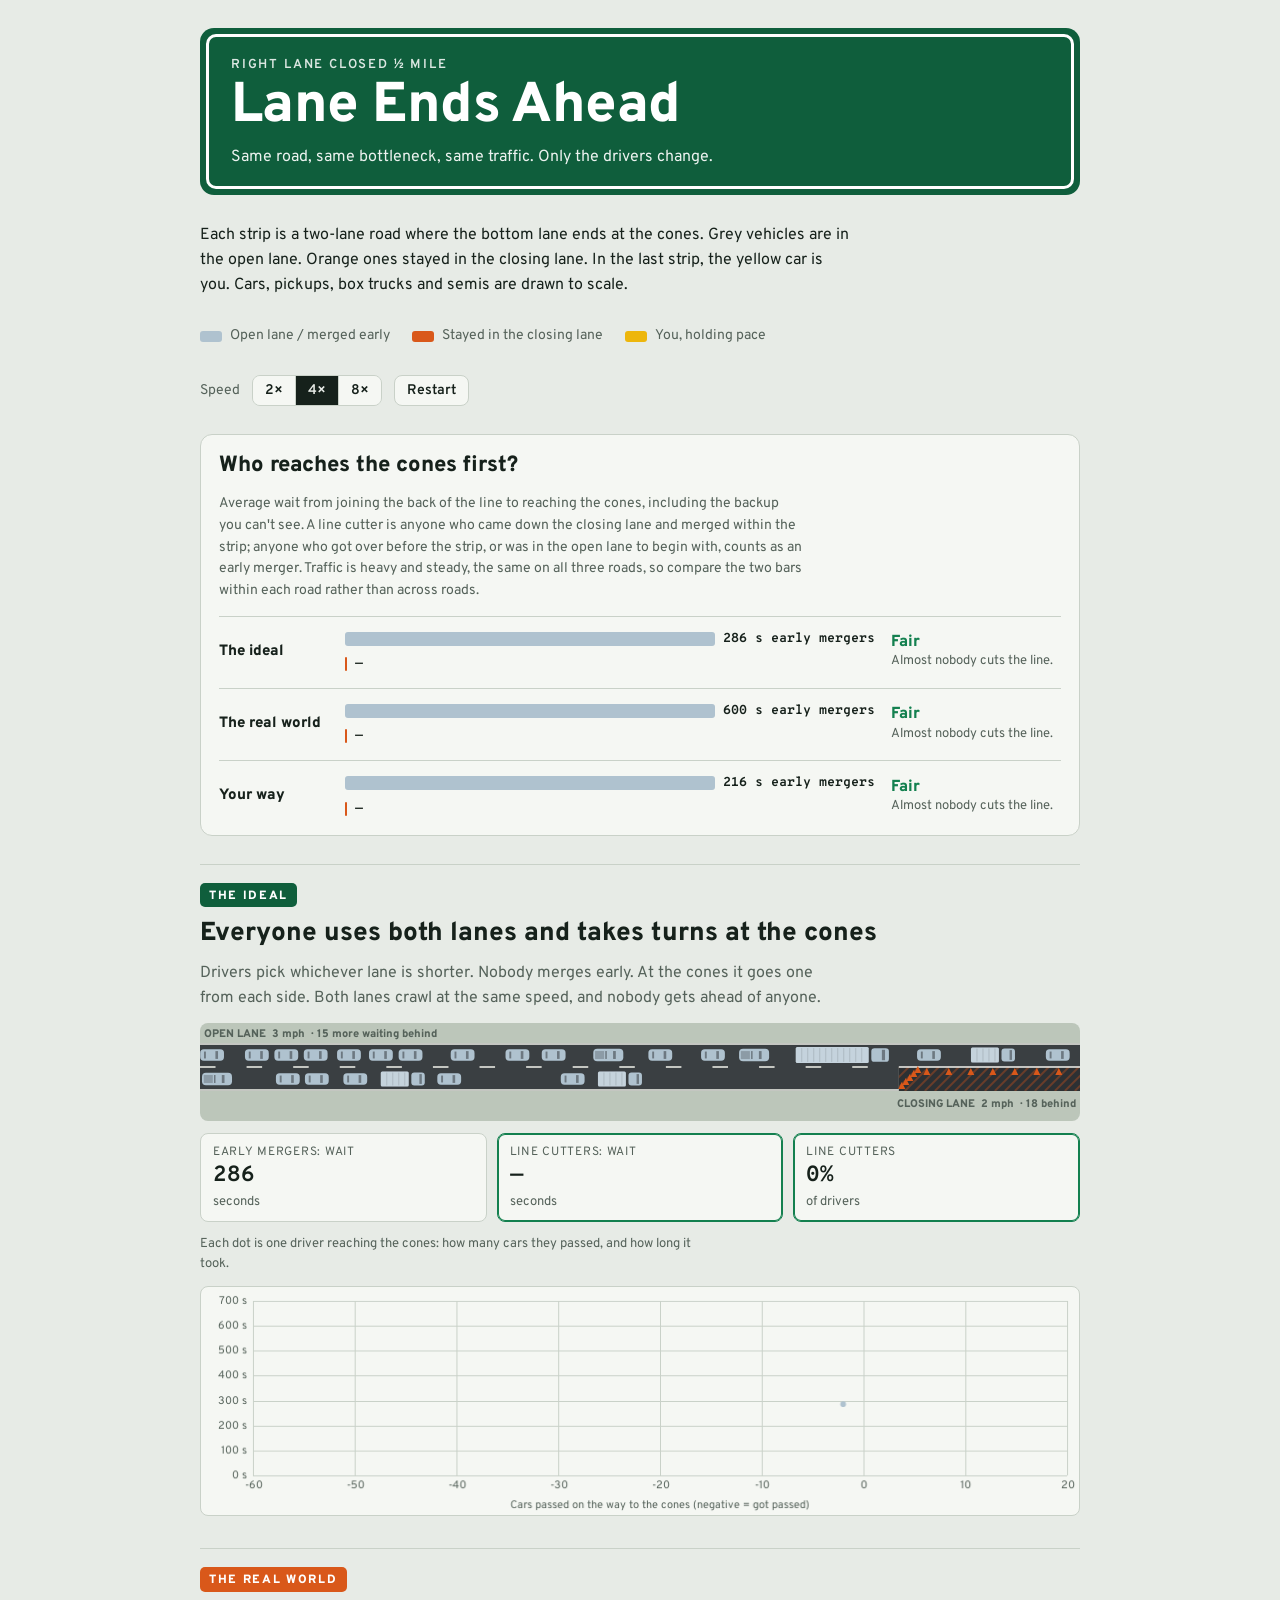
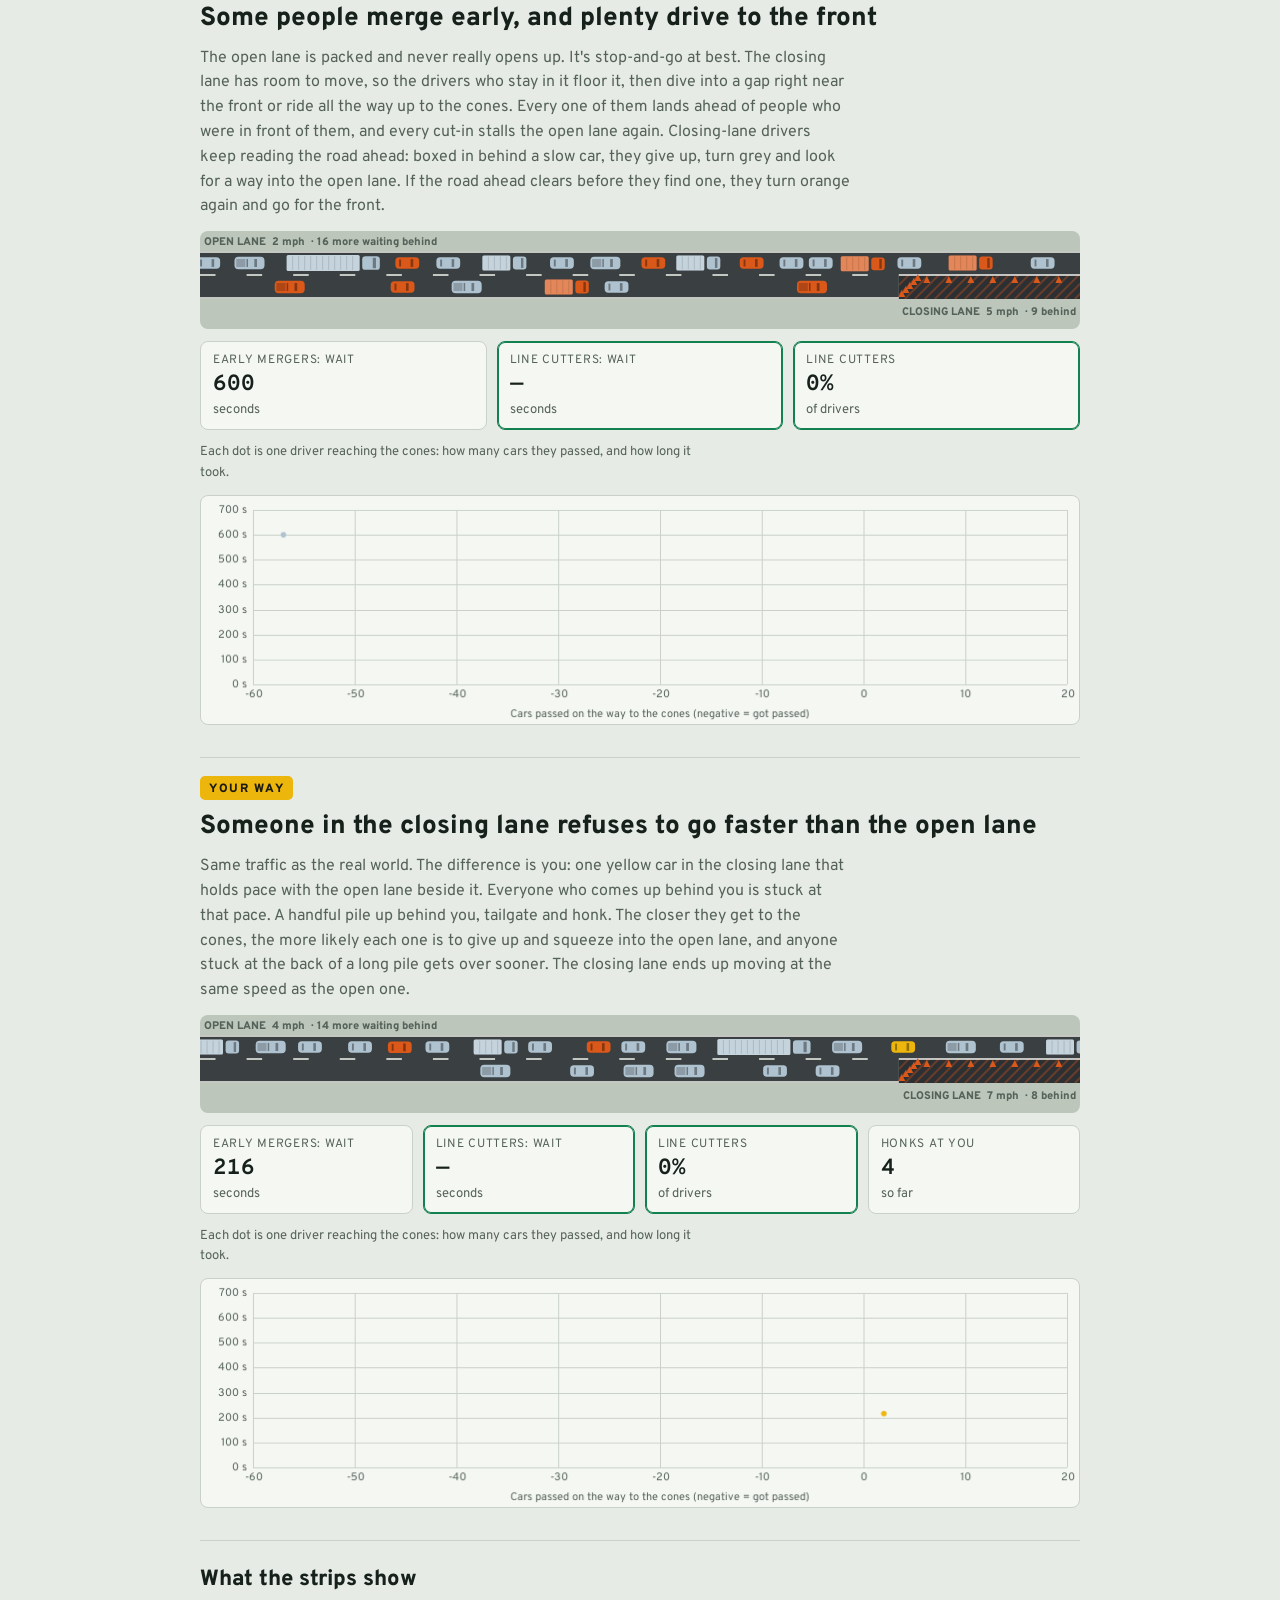
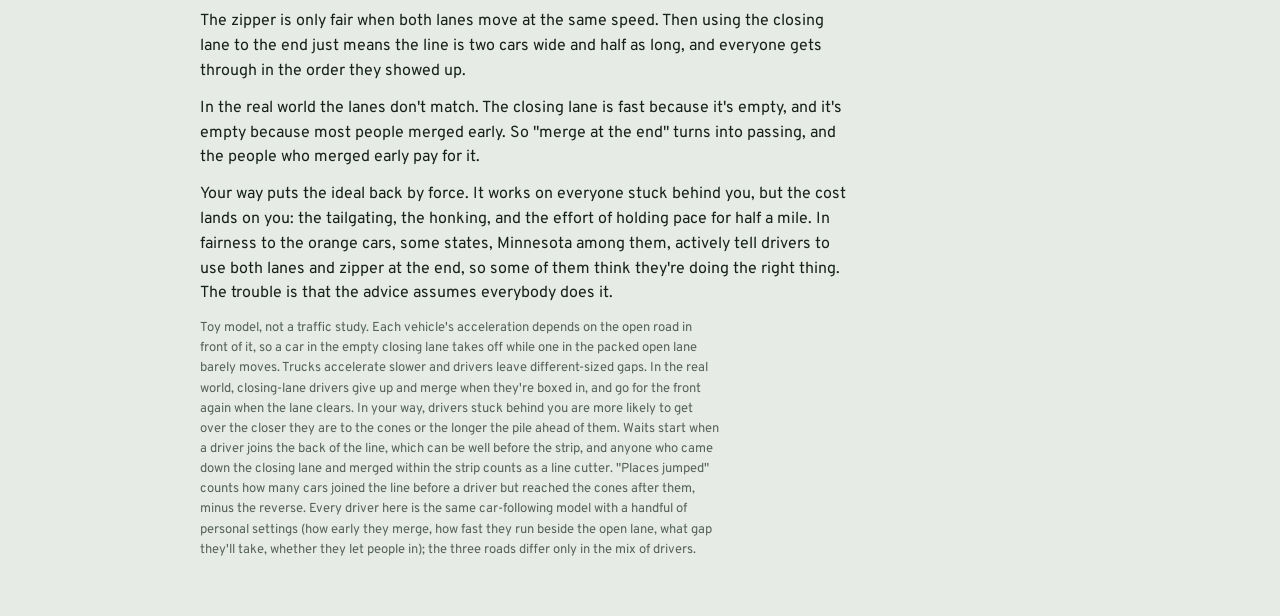
<file: demos/lane-closure/lane-ends-ahead.html>
<!doctype html><html><head><meta charset=utf8><meta name=viewport content="width=device-width,initial-scale=1,viewport-fit=cover"><title>Lane Ends Ahead</title><style>:root{color-scheme:light;box-sizing:border-box;padding-top:env(safe-area-inset-top,0px);padding-bottom:env(safe-area-inset-bottom,0px)}html{scroll-padding-top:env(safe-area-inset-top,0px)}body{margin:0;padding:0;font:14px -apple-system,BlinkMacSystemFont,sans-serif;background:#fff;color:#000}img{max-width:100%}[hidden]:not([hidden=until-found i]){display:none!important}</style>
<link rel="preconnect" href="https://fonts.googleapis.com">
<link rel="preconnect" href="https://fonts.gstatic.com" crossorigin>
<link rel="stylesheet" href="https://fonts.googleapis.com/css2?family=Overpass:wght@400;600;800&family=Overpass+Mono:wght@500;700&display=swap">
<style>
/* Layout: one narrow reading column; a highway-sign header, then three stacked road panels you compare top to bottom. */
:root{
  --bg:#E7EBE6; --panel:#F5F7F3; --ink:#16211B; --muted:#55625A; --rule:#C9D1C8;
  --sign:#0F5E3C; --sign-ink:#FFFFFF;
  --zone:#D9581A; --you:#EDB60C;
  --asphalt:#3A3F42; --asphalt-closed:#2C3033; --stripe:#F2F2EC; --shoulder:#BCC6BA; --car-open:#AFC2CF; --good:#13804F; --muted2:#55625A;
  --f-display:"Overpass", "Highway Gothic", "Arial Narrow", system-ui, sans-serif;
  --f-body:"Overpass", system-ui, -apple-system, "Segoe UI", sans-serif;
  --f-mono:"Overpass Mono", ui-monospace, "SFMono-Regular", Menlo, monospace;
}
@media (prefers-color-scheme: dark){
  :root:not([data-theme="light"]){
    --bg:#0F1411; --panel:#161D19; --ink:#E4EAE5; --muted:#9AA79F; --rule:#28322C;
    --sign:#17744C; --sign-ink:#FFFFFF;
    --zone:#F07633; --you:#F5C431;
    --asphalt:#2B2F32; --asphalt-closed:#202326; --stripe:#D8D8D0; --shoulder:#1D2621; --car-open:#8EA3B2; --good:#3FBF7F;
    color-scheme:dark;
  }
}
:root[data-theme="dark"]{
  --bg:#0F1411; --panel:#161D19; --ink:#E4EAE5; --muted:#9AA79F; --rule:#28322C;
  --sign:#17744C; --sign-ink:#FFFFFF;
  --zone:#F07633; --you:#F5C431;
  --asphalt:#2B2F32; --asphalt-closed:#202326; --stripe:#D8D8D0; --shoulder:#1D2621; --car-open:#8EA3B2; --good:#3FBF7F;
  color-scheme:dark;
}
*{box-sizing:border-box}
body{background:var(--bg);color:var(--ink);font-family:var(--f-body);font-size:16px;line-height:1.55;padding-inline:16px;padding-block:28px 56px}
.wrap{max-width:880px;margin:0 auto;display:flex;flex-direction:column;gap:28px}
.sign{background:var(--sign);color:var(--sign-ink);border-radius:14px;padding:6px}
.sign-inner{border:3px solid var(--sign-ink);border-radius:10px;padding:18px 22px 16px;display:flex;flex-direction:column;gap:4px}
.sign .eyebrow{font-family:var(--f-display);font-weight:600;font-size:13px;letter-spacing:.14em;text-transform:uppercase;opacity:.85}
.sign h1{margin:0;font-family:var(--f-display);font-weight:800;font-size:clamp(34px,6vw,56px);line-height:1;letter-spacing:-.01em;text-wrap:balance}
.sign p{margin:6px 0 0;font-size:16px;max-width:60ch;opacity:.92}
.intro{max-width:65ch;margin:0;color:var(--ink)}
.legend{display:flex;flex-wrap:wrap;gap:10px 22px;font-size:14px;color:var(--muted)}
.legend span{display:inline-flex;align-items:center;gap:8px}
.chip{width:22px;height:11px;border-radius:3px;display:inline-block}
.controls{display:flex;flex-wrap:wrap;align-items:center;gap:12px;font-size:14px;color:var(--muted)}
.seg{display:inline-flex;border:1px solid var(--rule);border-radius:8px;overflow:hidden}
.seg button,.btn{font:600 14px var(--f-body);color:var(--ink);background:var(--panel);border:0;padding:6px 12px;cursor:pointer}
.seg button+button{border-left:1px solid var(--rule)}
.seg button[aria-pressed="true"]{background:var(--ink);color:var(--bg)}
.btn{border:1px solid var(--rule);border-radius:8px}
button:focus-visible{outline:2px solid var(--zone);outline-offset:2px}
.scenario{display:flex;flex-direction:column;gap:12px;padding-block:18px 4px;border-top:1px solid var(--rule)}
.tag{align-self:flex-start;font-family:var(--f-display);font-weight:800;font-size:12px;letter-spacing:.14em;text-transform:uppercase;padding:4px 9px 2px;border-radius:5px;color:var(--sign-ink);background:var(--sign)}
.scenario.real .tag{background:var(--zone)}
.scenario.mine .tag{background:var(--you);color:#1B1A10}
.scenario h2{margin:0;font-family:var(--f-display);font-weight:800;font-size:clamp(20px,3.2vw,26px);line-height:1.15;text-wrap:balance}
.scenario p{margin:0;max-width:65ch;color:var(--muted)}
.road{width:100%;height:110px;display:block;border-radius:8px}
.stats{display:grid;grid-template-columns:repeat(auto-fit,minmax(150px,1fr));gap:10px}
.stat{background:var(--panel);border:1px solid var(--rule);border-radius:8px;padding:9px 12px;display:flex;flex-direction:column;gap:2px;min-width:0}
.stat .k{font-size:12px;letter-spacing:.06em;text-transform:uppercase;color:var(--muted)}
.stat .v{font-family:var(--f-mono);font-weight:700;font-size:22px;font-variant-numeric:tabular-nums;line-height:1.2}
.stat .u{font-size:13px;color:var(--muted)}
.notes{display:flex;flex-direction:column;gap:12px;border-top:1px solid var(--rule);padding-top:22px}
.notes h2{margin:0;font-family:var(--f-display);font-weight:800;font-size:22px}
.notes p{margin:0;max-width:65ch}
.fine{font-size:13px;color:var(--muted)}
.board{display:flex;flex-direction:column;gap:14px;background:var(--panel);border:1px solid var(--rule);border-radius:12px;padding:18px 18px 16px}
.board h2{margin:0;font-family:var(--f-display);font-weight:800;font-size:22px;line-height:1.2}
.board .sub{margin:0;font-size:14px;color:var(--muted);max-width:65ch}
.row{display:grid;grid-template-columns:110px minmax(0,1fr) 170px;gap:6px 16px;align-items:center;padding-top:12px;border-top:1px solid var(--rule)}
.row .name{font-family:var(--f-display);font-weight:800;font-size:15px;line-height:1.15}
.bars{display:flex;flex-direction:column;gap:5px;min-width:0}
.bar{display:flex;align-items:center;gap:8px;min-width:0}
.bar i{display:block;height:14px;border-radius:3px;transition:width .6s ease;min-width:2px}
.bar b{font-family:var(--f-mono);font-weight:700;font-size:13px;font-variant-numeric:tabular-nums;white-space:nowrap}
.bar.o i{background:var(--car-open)} .bar.z i{background:var(--zone)}
.verdict{font-family:var(--f-display);font-weight:800;font-size:16px;line-height:1.2}
.verdict small{display:block;font-family:var(--f-body);font-weight:400;font-size:13px;color:var(--muted);margin-top:2px}
.verdict.bad{color:var(--zone)} .verdict.good{color:var(--good)}
.stat.hi{border-color:var(--zone);box-shadow:inset 0 0 0 1px var(--zone)}
.stat.ok{border-color:var(--good);box-shadow:inset 0 0 0 1px var(--good)}
@media (max-width:560px){.row{grid-template-columns:1fr}.row .verdict{order:3}}
@media (prefers-reduced-motion:reduce){.bar i{transition:none}}
.plot-cap{margin:4px 0 0;font-size:13px;color:var(--muted)}
.scatter{width:100%;height:230px;display:block;background:var(--panel);border:1px solid var(--rule);border-radius:8px}
</style>
</head><body>

<!--
DRIVER PARAMETERIZATION (not shown in the interface; edit pops below and republish)
Each driver is a vector drawn around a type's means (sd in brackets):
  base      merge hazard per second once the closure is noticed
  distSens  extra merge hazard at the cones (1/s), decaying upstream as exp(-d/dScale)
  dScale    metres over which that proximity hazard fades
  queueSens extra hazard per slow car queued ahead; a merge triggered this way is a give-up (driver drops back to let a gap open)
  zip       0 = hold position beside the car next to you in the open lane, 1 = drive as fast as the lane allows
  gapAccept multiplier on the gap needed to merge (1 = normal, lower squeezes in)
  yield     probability of opening a gap for someone signalling in
  horizon   metres before the cones at which the closure is noticed
  pStay     probability of still being in the closing lane on entering this stretch (the jam starts further back)
  laneSense probability of picking the shorter lane on entry instead of going by pStay
  T, s0     IDM headway (s) and standstill gap (m)
Road physics shared by all drivers: free speed 15 m/s, crawl past the cones 2.2 m/s (cars that merge faster keep their speed), arrivals 1.15/s (above capacity), entry queue capped at 3 per lane.
"Your way" = the real-world mixture plus one pace holder (you) on the road at a time: when the current you is within 100 m of the cones, the next closing-lane arrival becomes you (SINGLE / singleLead in the script).
Driver types and road mixtures: see LanePops in the script.
Noted for later, not implemented: social-norm sensitivity, explicit give-up/re-engage thresholds, pace-matching as a separate toggle (here it is zip near 0).
-->
<div class="wrap">
  <header class="sign">
    <div class="sign-inner">
      <span class="eyebrow">Right lane closed ½ mile</span>
      <h1>Lane Ends Ahead</h1>
      <p>Same road, same bottleneck, same traffic. Only the drivers change.</p>
    </div>
  </header>

  <p class="intro">Each strip is a two-lane road where the bottom lane ends at the cones. Grey vehicles are in the open lane. Orange ones stayed in the closing lane. In the last strip, the yellow car is you. Cars, pickups, box trucks and semis are drawn to scale.</p>

  <div class="legend" aria-label="Legend">
    <span><i class="chip" style="background:var(--car-open)"></i>Open lane / merged early</span>
    <span><i class="chip" style="background:var(--zone)"></i>Stayed in the closing lane</span>
    <span><i class="chip" style="background:var(--you)"></i>You, holding pace</span>
  </div>

  <div class="controls">
    <span>Speed</span>
    <div class="seg" role="group" aria-label="Simulation speed">
      <button id="sp2" data-sp="2" aria-pressed="false">2×</button>
      <button id="sp4" data-sp="4" aria-pressed="true">4×</button>
      <button id="sp8" data-sp="8" aria-pressed="false">8×</button>
    </div>
    <button class="btn" id="restart">Restart</button>
  </div>


  <section class="board" aria-live="off">
    <h2>Who reaches the cones first?</h2>
    <p class="sub">Average wait from joining the back of the line to reaching the cones, including the backup you can't see. A line cutter is anyone who came down the closing lane and merged within the strip; anyone who got over before the strip, or was in the open lane to begin with, counts as an early merger. Traffic is heavy and steady, the same on all three roads, so compare the two bars within each road rather than across roads.</p>
    <div class="row" data-row="ideal"><span class="name">The ideal</span><div class="bars"><div class="bar o"><i></i><b>—</b></div><div class="bar z"><i></i><b>—</b></div></div><div class="verdict"></div></div>
    <div class="row" data-row="real"><span class="name">The real world</span><div class="bars"><div class="bar o"><i></i><b>—</b></div><div class="bar z"><i></i><b>—</b></div></div><div class="verdict"></div></div>
    <div class="row" data-row="mine"><span class="name">Your way</span><div class="bars"><div class="bar o"><i></i><b>—</b></div><div class="bar z"><i></i><b>—</b></div></div><div class="verdict"></div></div>
  </section>

  <section class="scenario ideal" data-kind="ideal">
    <span class="tag">The ideal</span>
    <h2>Everyone uses both lanes and takes turns at the cones</h2>
    <p>Drivers pick whichever lane is shorter. Nobody merges early. At the cones it goes one from each side. Both lanes crawl at the same speed, and nobody gets ahead of anyone.</p>
    <canvas class="road" aria-label="Simulation: ideal zipper merge"></canvas>
    <div class="stats"></div>
    <p class="plot-cap">Each dot is one driver reaching the cones: how many cars they passed, and how long it took.</p>
    <canvas class="scatter" aria-label="Scatter plot of cars passed versus time to reach the cones"></canvas>
  </section>

  <section class="scenario real" data-kind="real">
    <span class="tag">The real world</span>
    <h2>Some people merge early, and plenty drive to the front</h2>
    <p>The open lane is packed and never really opens up. It's stop-and-go at best. The closing lane has room to move, so the drivers who stay in it floor it, then dive into a gap right near the front or ride all the way up to the cones. Every one of them lands ahead of people who were in front of them, and every cut-in stalls the open lane again. Closing-lane drivers keep reading the road ahead: boxed in behind a slow car, they give up, turn grey and look for a way into the open lane. If the road ahead clears before they find one, they turn orange again and go for the front.</p>
    <canvas class="road" aria-label="Simulation: real-world early merging with a few late mergers"></canvas>
    <div class="stats"></div>
    <p class="plot-cap">Each dot is one driver reaching the cones: how many cars they passed, and how long it took.</p>
    <canvas class="scatter" aria-label="Scatter plot of cars passed versus time to reach the cones"></canvas>
  </section>

  <section class="scenario mine" data-kind="mine">
    <span class="tag">Your way</span>
    <h2>Someone in the closing lane refuses to go faster than the open lane</h2>
    <p>Same traffic as the real world. The difference is you: one yellow car in the closing lane that holds pace with the open lane beside it. Everyone who comes up behind you is stuck at that pace. A handful pile up behind you, tailgate and honk. The closer they get to the cones, the more likely each one is to give up and squeeze into the open lane, and anyone stuck at the back of a long pile gets over sooner. The closing lane ends up moving at the same speed as the open one.</p>
    <canvas class="road" aria-label="Simulation: a pace-matching car enforcing the zipper"></canvas>
    <div class="stats"></div>
    <p class="plot-cap">Each dot is one driver reaching the cones: how many cars they passed, and how long it took.</p>
    <canvas class="scatter" aria-label="Scatter plot of cars passed versus time to reach the cones"></canvas>
  </section>

  <section class="notes">
    <h2>What the strips show</h2>
    <p>The zipper is only fair when both lanes move at the same speed. Then using the closing lane to the end just means the line is two cars wide and half as long, and everyone gets through in the order they showed up.</p>
    <p>In the real world the lanes don't match. The closing lane is fast because it's empty, and it's empty because most people merged early. So "merge at the end" turns into passing, and the people who merged early pay for it.</p>
    <p>Your way puts the ideal back by force. It works on everyone stuck behind you, but the cost lands on you: the tailgating, the honking, and the effort of holding pace for half a mile. In fairness to the orange cars, some states, Minnesota among them, actively tell drivers to use both lanes and zipper at the end, so some of them think they're doing the right thing. The trouble is that the advice assumes everybody does it.</p>
    <p class="fine">Toy model, not a traffic study. Each vehicle's acceleration depends on the open road in front of it, so a car in the empty closing lane takes off while one in the packed open lane barely moves. Trucks accelerate slower and drivers leave different-sized gaps. In the real world, closing-lane drivers give up and merge when they're boxed in, and go for the front again when the lane clears. In your way, drivers stuck behind you are more likely to get over the closer they are to the cones or the longer the pile ahead of them. Waits start when a driver joins the back of the line, which can be well before the strip, and anyone who came down the closing lane and merged within the strip counts as a line cutter. "Places jumped" counts how many cars joined the line before a driver but reached the cones after them, minus the reverse. Every driver here is the same car-following model with a handful of personal settings (how early they merge, how fast they run beside the open lane, what gap they'll take, whether they let people in); the three roads differ only in the mix of drivers.</p>
  </section>
</div>



<script>
// Lane-closure sim v2: all behavior emerges from a per-driver parameter vector.
// Works in Node (module.exports) and browser (window.LaneSim).
(function(root){
const L=170, M=135, U=120, DT=0.05, WIN=300, CUT=3, B=2; let VZONE=4, V0=15;
const VEH={car:{len:4.6,w:1.85,a:1.5},pickup:{len:5.8,w:2.0,a:1.4},box:{len:8.5,w:2.4,a:1.0},semi:{len:18,w:2.55,a:0.7}};
function pickVeh(r){return r<0.64?'car':r<0.82?'pickup':r<0.92?'box':'semi';}
function idm(v,gap,dv,a,T,s0){const s=s0+Math.max(0,v*T+v*dv/(2*Math.sqrt(a*B)));const g=Math.max(gap,0.1);return a*(1-Math.pow(v/V0,4)-(s/g)*(s/g));}
function rng(seed){let s=seed>>>0;return()=>{s=(s+0x6D2B79F5)>>>0;let t=s;t=Math.imul(t^(t>>>15),t|1);t^=t+Math.imul(t^(t>>>7),t|61);return((t^(t>>>14))>>>0)/4294967296;};}
const clamp=(x,a,b)=>Math.max(a,Math.min(b,x));

// ---- Driver parameter vector -------------------------------------------
// base     : baseline merge hazard (1/s) once the closure is noticed
// distSens : extra merge hazard at the cones (1/s), decaying upstream as exp(-dist/dScale)
// dScale   : metres over which that proximity hazard falls off (small = waits until the last moment)
// queueSens: extra hazard per slow car queued ahead in own lane (1/s per car)
// zip      : 0 = hold pace with the open lane, 1 = drive as fast as the road allows
// gapAccept: multiplier on the gap a driver needs before merging (1 = normal, <1 = squeezes in)
// yield    : probability of opening a gap for someone signalling in
// horizon  : metres before the cones at which the driver notices the closure
// pStay    : probability of choosing the closing lane on arrival (when not choosing by queue length)
// laneSense: probability of choosing the shorter lane instead of going by pStay
// T, s0    : IDM headway (s) and standstill gap (m)
const PKEYS=['base','distSens','dScale','queueSens','zip','gapAccept','yield','horizon','pStay','laneSense','T','s0'];

// An archetype is {name, weight, params:{k:[mean,sd]}}; a population is a list of archetypes.
function drawDriver(pop,r){
  let u=r()*pop.reduce((s,a)=>s+a.weight,0), arch=pop[pop.length-1];
  for(const a of pop){ if(u<a.weight){arch=a;break;} u-=a.weight; }
  const d={arch:arch.name};
  for(const k of PKEYS){const [m,sd]=arch.params[k]; // truncated normal via clamp
    const z=Math.sqrt(-2*Math.log(1-r()))*Math.cos(2*Math.PI*r()); d[k]=m+sd*z;}
  d.base=Math.max(0,d.base);d.distSens=Math.max(0,d.distSens);d.dScale=Math.max(3,d.dScale);d.queueSens=Math.max(0,d.queueSens);
  d.zip=clamp(d.zip,0,1);d.gapAccept=Math.max(0.3,d.gapAccept);d.yield=clamp(d.yield,0,1);
  d.horizon=clamp(d.horizon,20,M+U);d.pStay=clamp(d.pStay,0,1);d.laneSense=clamp(d.laneSense,0,1);d.T=Math.max(0.6,d.T);d.s0=Math.max(1,d.s0);
  return d;
}

class Sim{
  constructor(pop,seed,opts){this.pop=pop;this.seed=seed;this.single=(opts&&opts.single)||null;this.singleLead=(opts&&opts.singleLead)||70;this.lambda=(opts&&opts.lambda)||1.15;this.qcap=(opts&&opts.qcap)||8;if(opts&&opts.vzone)VZONE=opts.vzone;if(opts&&opts.v0)V0=opts.v0;this.reset();}
  reset(){this.r=rng(this.seed);this.t=0;this.cars=[];this.pend=[[],[]];this.nextArr=0;this.id=0;this.seq=0;
    this.recent={open:[],zip:[]};this.pts=[];this.exited=[];this.cutShare=null;this.tOpen=null;this.tZip=null;this.gainZip=null;this.gainOpen=null;this.v0e=null;this.v1e=null;this.honks=0;this.byArch={};}
  arrive(){let d=drawDriver(this.pop,this.r),veh=pickVeh(this.r());
    if(this.single&&!this.cars.some(c=>c.d.arch===this.single.name&&!c.cls&&c.x<M-this.singleLead)&&!this.pend[1].some(q=>q.d.arch===this.single.name)){d=drawDriver([this.single],this.r);veh='car';}
    let lane;
    if(this.r()<d.laneSense){const n=l=>this.pend[l].length+this.cars.filter(c=>c.lane===l&&c.x<M-80).length;const df=n(0)-n(1);lane=df===0?(this.r()<d.pStay?1:0):(df>0?1:0);}
    else lane=(this.r()<d.pStay)?1:0;
    const q=this.pend[lane];
    if(q.length<this.qcap) q.push({d,veh,tArr:this.t,seq:++this.seq});}
  room(lane){let rear=null;for(const c of this.cars) if(c.lane===lane&&(!rear||c.x<rear.x)) rear=c;
    if(!rear) return {ok:true,v:V0*0.8};const gap=rear.x-rear.len+U;
    return {ok:gap>2.5,v:gap<60?Math.min(V0*0.8,rear.v+Math.max(0,gap-3)*0.3):V0*0.8};}
  spawn(){for(const lane of [0,1]){const q=this.pend[lane];if(!q.length)continue;const rm=this.room(lane);
    if(rm.ok){const p=q.shift();const V=VEH[p.veh];
      this.cars.push({id:++this.id,seq:p.seq,d:p.d,veh:p.veh,len:V.len,w:V.w,a:V.a,lane,orig:lane,x:-U,y:lane,v:rm.v,acc:0,tIn:p.tArr,done:false,want:false,ghost:null,yielder:null,yd:{},honk:0,merged:false,ref:null,vcap:null,gaveUp:false,cls:null});}}}
  step(dt){
    this.t+=dt;
    while(this.t>=this.nextArr){this.arrive();this.nextArr+=-Math.log(1-this.r())/this.lambda;}
    this.spawn();
    const cars=this.cars;
    const l0=cars.filter(c=>c.lane===0).sort((a,b)=>b.x-a.x);
    const l1=cars.filter(c=>c.lane===1).sort((a,b)=>b.x-a.x);
    for(const c of cars){c.ghost=null;c.yielder=null;}
    // --- merge intention (closing lane) ---
    for(let i=0;i<l1.length;i++){const c=l1[i],d=c.d;
      if(c.x>=M-8){c.want=true;continue;}
      const aware=c.x>M-d.horizon; if(!aware){c.want=false;continue;}
      const prox=Math.exp(-(M-c.x)/d.dScale);
      let nq=0; for(let j=i-1;j>=0;j--){const o=l1[j]; if(o.x-o.len-c.x>60) break; if(o.v<5) nq++;}
      const hq=d.queueSens*nq, hd=d.base+d.distSens*prox;
      if(!c.want){const u=this.r(); if(u<hq*dt){c.want=true;c.gaveUp=true;} else if(u<(hq+hd)*dt){c.want=true;c.gaveUp=false;}}
      // intention decays if the lane ahead is open and fast (re-engage)
      if(c.want&&c.x<M-8&&nq===0&&d.base<0.05&&this.r()<0.5*dt){c.want=false;c.gaveUp=false;}
    }
    // --- ask a follower in the open lane to yield ---
    for(const m of l1){ if(!m.want) continue;
      let F=null; for(const c of l0){ if(c.x<m.x-m.len-0.5){F=c;break;} }
      if(!F||m.x-F.x>30+m.len||F.ghost) continue;
      if(F.yd[m.id]==null) F.yd[m.id]=this.r()<F.d.yield;
      if(!F.yd[m.id]) continue;
      F.ghost=m; m.yielder=F;
    }
    // --- open lane accel ---
    for(let i=0;i<l0.length;i++){const c=l0[i],ld=l0[i-1],d=c.d;
      let a=ld?idm(c.v,ld.x-ld.len-c.x,c.v-ld.v,c.a,d.T,d.s0):idm(c.v,1e4,0,c.a,d.T,d.s0);
      if(c.ghost){const g=c.ghost,ag=idm(c.v,g.x-g.len-c.x,c.v-g.v,c.a,d.T,d.s0);if(ag>=-2.5)a=Math.min(a,ag);else{g.yielder=null;c.ghost=null;}}
      if(c.x>=M-1&&c.vcap==null)c.vcap=Math.max(VZONE,c.v);
      if(c.vcap!=null)a=Math.min(a,1.5*(c.vcap-c.v));
      c.acc=a;}
    // --- closing lane accel ---
    for(let i=0;i<l1.length;i++){const c=l1[i],ld=l1[i-1],d=c.d;
      let a=idm(c.v,M-c.x,c.v,c.a,d.T,d.s0);
      if(ld) a=Math.min(a,idm(c.v,ld.x-ld.len-c.x,c.v-ld.v,c.a,d.T,d.s0));
      // zip: speed cap relative to the adjacent open lane
      if(c.x>M-d.horizon&&d.zip<1){
        if(!c.ref||c.ref.lane!==0||c.ref.done||c.ref.x<c.x-15){c.ref=null;let bd=25;for(const o of l0){if(o.x<c.x-8)continue;const dd=Math.abs(o.x-c.x);if(dd<bd){bd=dd;c.ref=o;}}}
        const ref=c.ref; if(ref){const hold=Math.pow(1-d.zip,4);const vcap=ref.v+d.zip*(V0-ref.v)+hold*clamp(0.4*(ref.x-c.x),-3,3); if(c.v>vcap-1) a=Math.min(a,Math.max(-2.5,1.5*(vcap-c.v)));}}
      if(c.want){let Ld=null;for(const o of l0){if(o.x>=c.x-1&&(!Ld||o.x<Ld.x))Ld=o;}
        if(Ld&&Ld.x-Ld.len-c.x<2.5){const tgt=c.gaveUp?Math.max(0,Ld.v-1.5):Math.max(Math.max(0,Ld.v-1.5)+d.zip*4.5,d.zip*8); a=Math.min(a,Math.max(-2.5,2*(tgt-c.v)));}}
      c.acc=a;}
    for(const c of cars){c.acc=Math.max(c.acc,-9);c.v=Math.max(0,c.v+c.acc*dt);c.x+=c.v*dt;if(c.lane===1&&c.x>M){c.x=M;c.v=0;}}
    // --- execute merges (gap acceptance) ---
    for(const m of l1){ if(!m.want||m.lane!==1) continue;
      let Ld=null,F=null;for(const c of cars){if(c.lane!==0)continue;if(c.x>=m.x){if(!Ld||c.x<Ld.x)Ld=c;}else{if(!F||c.x>F.x)F=c;}}
      const gF=Ld?Ld.x-Ld.len-m.x:99, gB=F?m.x-m.len-F.x:99, ga=m.d.gapAccept;
      const ok=gF>ga*(0.5+Math.max(0,Ld?m.v-Ld.v:0)*0.3) && gB>ga*(0.5+Math.max(0,F?F.v-m.v:0)*0.5);
      if(ok){m.lane=0;m.merged=true;m.mergeX=m.x;m.cls=m.x<0?'Early merger':(m.d.arch==='Pace holder'||m.d.arch==='Zipper')?m.d.arch:'Line cutter';}
    }
    // --- honks: impatient driver stuck behind a pace-holder ---
    for(let i=1;i<l1.length;i++){const c=l1[i],ld=l1[i-1];
      if(ld.d.zip<0.25&&c.d.zip>0.6&&ld.x-ld.len-c.x<18&&c.x<M-30&&ld.x>M-ld.d.horizon&&this.r()<0.5*dt){c.honk=0.9;this.honks++;}}
    for(const c of cars){if(c.honk>0)c.honk-=dt;c.y+=(c.lane-c.y)*Math.min(1,dt*3);}
    // --- lane speed EMAs ---
    // traversal speed through the strip, by original lane: x=0 to the cones (open) or to the merge point (closing)
    for(const c of cars){ if(c.t0==null&&c.x>=0){c.t0=this.t;c.x0=c.x;}
      if(c.t0!=null&&!c.vDone){const end=c.orig===1?(c.lane===0?c.mergeX:null):(c.x>=M?M:null);
        if(end!=null&&end-c.x0>5){c.vDone=true;const v=(end-c.x0)/Math.max(0.1,this.t-c.t0);
          if(c.orig===1){this.v1e=this.v1e==null?v:this.v1e+(v-this.v1e)*0.15;} else {this.v0e=this.v0e==null?v:this.v0e+(v-this.v0e)*0.15;}}}}
    // --- exits & stats ---
    for(let i=cars.length-1;i>=0;i--){const c=cars[i];
      if(!c.done&&c.x>=M-0.5&&c.lane===0){c.done=true;
        let passedBy=0;for(const s of this.exited) if(s>c.seq) passedBy++;
        let jumped=0;for(const o of cars) if(!o.done&&o.seq<c.seq) jumped++;
        for(const q of this.pend) for(const o of q) if(o.seq<c.seq) jumped++;
        if(!c.cls)c.cls=(c.orig===0&&c.d.arch!=='Zipper')?'Early merger':c.d.arch;
        const g=jumped-passedBy,T=this.t-c.tIn,cut=c.cls==='Line cutter',R=this.recent;c.gjump=g;
        (cut?R.zip:R.open).push({t:this.t,T,g});
        this.pts.push({T,g,cut,t:this.t,arch:c.cls,orig:c.orig});if(this.pts.length>300)this.pts.shift();
        const ba=this.byArch[c.cls]||(this.byArch[c.cls]={n:0,T:0,g:0,cut:0});ba.n++;ba.T+=T;ba.g+=g;ba.cut+=cut?1:0;
        for(const kk of ['zip','open']){const a=R[kk];while(a.length&&a[0].t<this.t-WIN)a.shift();}
        const av=(a,f)=>a.length?a.reduce((x,o)=>x+o[f],0)/a.length:null;
        this.tZip=av(R.zip,'T');this.gainZip=av(R.zip,'g');this.cutShare=R.zip.length/Math.max(1,R.zip.length+R.open.length);this.tOpen=av(R.open,'T');this.gainOpen=av(R.open,'g');
        this.exited.push(c.seq);
        let minAlive=Infinity;for(const o of cars) if(!o.done&&o.seq<minAlive) minAlive=o.seq;
        for(const q of this.pend) for(const o of q) if(o.seq<minAlive) minAlive=o.seq;
        this.exited=this.exited.filter(s=>s>=minAlive);}
      if(c.x-c.len>L+2) cars.splice(i,1);}
  }
}
const API={Sim,PKEYS,L,M,U,DT,CUT,V0,VEH};
if(typeof module!=='undefined') module.exports=API; else root.LaneSim=API;
})(typeof window!=='undefined'?window:globalThis);

// Archetypes: {name, weight, params:{key:[mean,sd]}}. Scenarios are mixtures of archetypes.
const A=(name,weight,p)=>({name,weight,params:{
  base:p.base||[0,0], distSens:p.distSens||[0,0], dScale:p.dScale||[25,5], queueSens:p.queueSens||[0,0], zip:p.zip||[1,0],
  gapAccept:p.gapAccept||[1,0.2], yield:p.yield||[0.85,0.1], horizon:p.horizon||[200,40], pStay:p.pStay||[0.5,0], laneSense:p.laneSense||[0.5,0.2],
  T:p.T||[1.4,0.4], s0:p.s0||[2.5,1]}});

const earlyMerger=A('Early merger',0.60,{base:[0.15,0.08],distSens:[2,0.5],dScale:[80,20],queueSens:[0.1,0.05],zip:[0.9,0.1],gapAccept:[1.1,0.2],yield:[0.95,0.05],horizon:[230,30],pStay:[0,0],laneSense:[0,0]});
const lineCutter =A('Line cutter', 0.40,{base:[0,0],distSens:[3,0.5],dScale:[25,3],queueSens:[0.05,0.03],zip:[0.8,0.1],gapAccept:[0.5,0.1],yield:[0.6,0.2],horizon:[200,30],pStay:[1,0],laneSense:[0.2,0.1]});
const blocker    =A('Gatekeeper',  0.15,{base:[0.15,0.08],distSens:[2,0.5],dScale:[80,20],queueSens:[0.1,0.05],zip:[0.9,0.1],gapAccept:[1.1,0.2],yield:[0.05,0.05],horizon:[230,30],pStay:[0,0],laneSense:[0,0]});
const paceHolder =A('Pace holder', 0.0, {base:[0,0],distSens:[3,0.5],dScale:[4,1],queueSens:[0,0],zip:[0.02,0.02],gapAccept:[1,0.2],yield:[0.95,0.05],horizon:[260,0],pStay:[1,0],laneSense:[0,0]});
const zipper     =A('Zipper',      1.0, {base:[0,0],distSens:[3,0.3],dScale:[15,2],queueSens:[0,0],zip:[0.05,0.05],gapAccept:[1,0.2],yield:[0.95,0.05],horizon:[230,20],pStay:[0.5,0],laneSense:[1,0]});

const clone=(a,w)=>({...a,weight:w});
const POPS={
  ideal:[zipper],
  real:[earlyMerger,lineCutter],
  mine:[earlyMerger,lineCutter],   // plus one pace holder (you) on the road at a time: see SINGLE
};
const SINGLE={mine:paceHolder};
const ARCH={earlyMerger,lineCutter,blocker,paceHolder,zipper};
if(typeof module!=='undefined') module.exports={POPS,A,ARCH,SINGLE}; else window.LanePops={POPS,A,ARCH,SINGLE};

</script>
<script>
(()=>{
const {Sim,L,M,DT}=LaneSim; const {POPS,SINGLE}=LanePops;
const MPH=2.237, VZONE=2.2, V0=15;
const COLOR={'Early merger':'--car-open','Line cutter':'--zone','Gatekeeper':'--muted2','Pace holder':'--you','Zipper':'--car-open'};
const sections=[...document.querySelectorAll('.scenario')];
const panels=sections.map(sec=>{const kind=sec.dataset.kind;const canvas=sec.querySelector('canvas.road'),stats=sec.querySelector('.stats');
  const items=[['to','Early mergers: wait','seconds'],['tz','Line cutters: wait','seconds'],['gz','Line cutters','of drivers']];
  if(kind==='mine')items.push(['hk','Honks at you','so far']);
  stats.innerHTML=items.map(([id,k,u])=>`<div class="stat" data-b="${id}"><span class="k">${k}</span><span class="v" data-s="${id}">—</span><span class="u">${u}</span></div>`).join('');
  const el={},box={};stats.querySelectorAll('[data-s]').forEach(e=>el[e.dataset.s]=e);stats.querySelectorAll('[data-b]').forEach(e=>box[e.dataset.b]=e);
  const row=document.querySelector(`[data-row="${kind}"]`);
  return {kind,sim:null,canvas,ctx:canvas.getContext('2d'),scv:sec.querySelector('.scatter'),el,box,row,w:0,h:0,s:1,lh:24,y0:20};});
function warm(p){p.sim=new Sim(POPS[p.kind],p.kind==='ideal'?11:23,{lambda:1.15,vzone:VZONE,v0:V0,qcap:3,single:SINGLE[p.kind],singleLead:100});p.warmLeft=Math.round(900/DT);}
panels.forEach(warm);
function resize(){const dpr=window.devicePixelRatio||1;for(const p of panels){const w=p.canvas.getBoundingClientRect().width;if(!w)continue;
  p.s=w/L;p.lh=Math.round(Math.max(16,Math.min(28,p.s*4.6)));p.y0=20;const h=p.y0+2*p.lh+30;if(p.canvas.style.height!==h+'px')p.canvas.style.height=h+'px';
  p.w=w;p.h=h;p.canvas.width=Math.round(w*dpr);p.canvas.height=Math.round(h*dpr);p.ctx.setTransform(dpr,0,0,dpr,0,0);}}
new ResizeObserver(resize).observe(document.querySelector('.wrap'));resize();
function rr(ctx,x,y,w,h,r){r=Math.min(r,w/2,h/2);ctx.beginPath();ctx.moveTo(x+r,y);ctx.arcTo(x+w,y,x+w,y+h,r);ctx.arcTo(x+w,y+h,x,y+h,r);ctx.arcTo(x,y+h,x,y,r);ctx.arcTo(x,y,x+w,y,r);ctx.closePath();}
function drawVeh(ctx,c,s,lh,cy,body,col,isYou){const len=c.len*s,x1=(c.x-c.len)*s,w=Math.min(lh*0.68,Math.max(5,c.w*s*1.2));const dark='rgba(0,0,0,.38)',light='rgba(255,255,255,.28)';
  if(c.veh==='semi'||c.veh==='box'){const cab=(c.veh==='semi'?3.4:2.6)*s,gap=Math.max(1,0.5*s),tl=len-cab-gap;ctx.fillStyle=body;rr(ctx,x1,cy-w/2,tl,w,1.5);ctx.fill();ctx.fillStyle=light;rr(ctx,x1,cy-w/2,tl,w,1.5);ctx.fill();
    if(tl>20){ctx.strokeStyle='rgba(0,0,0,.12)';ctx.lineWidth=1;for(let x=x1+6;x<x1+tl-3;x+=6){ctx.beginPath();ctx.moveTo(x,cy-w/2+1);ctx.lineTo(x,cy+w/2-1);ctx.stroke();}}
    ctx.fillStyle=body;rr(ctx,x1+tl+gap,cy-w*0.43,cab,w*0.86,Math.max(1.5,w*0.2));ctx.fill();ctx.fillStyle=dark;ctx.fillRect(x1+tl+gap+cab*0.6,cy-w*0.33,Math.max(1.2,cab*0.18),w*0.66);}
  else{ctx.fillStyle=body;rr(ctx,x1,cy-w/2,len,w,Math.max(1.5,w*0.32));ctx.fill();ctx.fillStyle=dark;
    if(c.veh==='pickup'){ctx.fillRect(x1+len*0.66,cy-w*0.32,Math.max(1.2,len*0.09),w*0.64);ctx.fillRect(x1+len*0.4,cy-w*0.32,Math.max(1,len*0.05),w*0.64);ctx.fillStyle='rgba(0,0,0,.2)';ctx.fillRect(x1+len*0.06,cy-w*0.32,len*0.3,w*0.64);}
    else{ctx.fillRect(x1+len*0.64,cy-w*0.34,Math.max(1.2,len*0.11),w*0.68);ctx.fillRect(x1+len*0.16,cy-w*0.3,Math.max(1,len*0.08),w*0.6);}}
  if(isYou){ctx.strokeStyle=col.ink;ctx.lineWidth=1.3;rr(ctx,x1,cy-w/2,len,w,Math.max(1.5,w*0.32));ctx.stroke();}}
function colors(){const cs=getComputedStyle(document.documentElement),g=n=>cs.getPropertyValue(n).trim();const o={shoulder:g('--shoulder'),asphalt:g('--asphalt'),closed:g('--asphalt-closed'),stripe:g('--stripe'),zone:g('--zone'),you:g('--you'),carOpen:g('--car-open'),ink:g('--ink'),muted:g('--muted'),rule:g('--rule'),good:g('--good')};for(const n in COLOR)o[n]=g(COLOR[n]);return o;}
function classOf(c){return c.cls||(c.gaveUp?'Early merger':c.d.arch);}
function draw(p,col){const {ctx,w,h,sim,s,lh,y0}=p;if(!w)return;const Mx=M*s;
  ctx.fillStyle=col.shoulder;ctx.fillRect(0,0,w,h);ctx.fillStyle=col.asphalt;ctx.fillRect(0,y0,w,lh);ctx.fillRect(0,y0+lh,Mx,lh);ctx.fillStyle=col.closed;ctx.fillRect(Mx,y0+lh,w-Mx,lh);
  ctx.save();ctx.beginPath();ctx.rect(Mx,y0+lh,w-Mx,lh);ctx.clip();ctx.strokeStyle=col.zone;ctx.globalAlpha=.35;ctx.lineWidth=2;for(let x=Mx-lh;x<w;x+=10){ctx.beginPath();ctx.moveTo(x,y0+2*lh);ctx.lineTo(x+lh,y0+lh);ctx.stroke();}ctx.restore();
  ctx.strokeStyle=col.stripe;ctx.lineWidth=1.5;ctx.beginPath();ctx.moveTo(0,y0+1);ctx.lineTo(w,y0+1);ctx.moveTo(0,y0+2*lh-1);ctx.lineTo(Mx,y0+2*lh-1);ctx.stroke();ctx.beginPath();ctx.moveTo(Mx,y0+lh);ctx.lineTo(w,y0+lh);ctx.stroke();
  ctx.setLineDash([3*s,6*s]);ctx.beginPath();ctx.moveTo(0,y0+lh);ctx.lineTo(Mx,y0+lh);ctx.stroke();ctx.setLineDash([]);
  ctx.fillStyle=col.zone;const cone=(x,y)=>{ctx.beginPath();ctx.moveTo(x,y-4);ctx.lineTo(x+3.5,y+3);ctx.lineTo(x-3.5,y+3);ctx.closePath();ctx.fill();};
  for(let i=0;i<=4;i++)cone(Mx+3+i*4,y0+2*lh-5-i*(lh-8)/4);for(let x=Mx+28;x<w-4;x+=22)cone(x,y0+lh+5);
  ctx.font='800 11px Overpass, system-ui, sans-serif';ctx.textAlign='left';ctx.textBaseline='alphabetic';
  const mph=v=>v==null?'—':Math.round(v*MPH)+' mph';const behind=l=>sim.pend[l].length+sim.cars.filter(c=>c.lane===l&&c.x<0).length;
  ctx.fillStyle=col.muted;ctx.fillText('OPEN LANE  '+mph(sim.v0e)+(behind(0)?'  ·  '+behind(0)+' more waiting behind':''),4,y0-6);
  const fast=sim.v0e!=null&&sim.v1e!=null&&sim.v1e>sim.v0e*1.8+1;ctx.fillStyle=fast?col.zone:col.muted;ctx.textAlign='right';ctx.fillText('CLOSING LANE  '+mph(sim.v1e)+(behind(1)?'  ·  '+behind(1)+' behind':''),w-4,y0+2*lh+16);ctx.textAlign='left';
  let you=null;if(p.kind==='mine'){for(const c of sim.cars)if(c.lane===1&&c.d.arch==='Pace holder'&&!c.cls&&c.x>0&&(!you||c.x>you.x))you=c;}
  for(const c of sim.cars){const k=classOf(c);drawVeh(ctx,c,s,lh,y0+lh*(0.5+c.y),col[k]||col.carOpen,col,c===you);}
  if(you){const cx=(you.x-you.len/2)*s,by=y0+2*lh+4;ctx.fillStyle=col.you;ctx.beginPath();ctx.moveTo(cx,by);ctx.lineTo(cx+5,by+7);ctx.lineTo(cx-5,by+7);ctx.closePath();ctx.fill();ctx.font='800 10px Overpass, system-ui, sans-serif';ctx.fillStyle=col.ink;ctx.fillText('YOU',cx+7,by+8);}
  ctx.font='700 10px Overpass, system-ui, sans-serif';ctx.textAlign='center';ctx.fillStyle=col.zone;
  for(const c of sim.cars)if(c.honk>0&&c.lane===1){ctx.globalAlpha=Math.min(1,c.honk*2);ctx.fillText('honk!',(c.x-c.len/2)*s,y0+2*lh+26);ctx.globalAlpha=1;}}
function scatterRange(){let x0=-5,x1=15,y1=60;for(const p of panels)for(const q of p.sim.pts){x0=Math.min(x0,q.g);x1=Math.max(x1,q.g);y1=Math.max(y1,q.T);}
  const xs=(x1-x0)>40?10:5;x0=Math.floor(x0/xs)*xs;x1=Math.ceil(x1/xs)*xs;const ys=y1>300?100:y1>150?50:20;y1=Math.ceil(y1/ys)*ys;return {x0,x1,y1,xs,ys};}
function drawScatter(p,col,rg){const cv=p.scv;if(!cv)return;const r=cv.getBoundingClientRect();if(!r.width)return;const dpr=window.devicePixelRatio||1,W=r.width,H=r.height;
  if(cv.width!==Math.round(W*dpr)){cv.width=Math.round(W*dpr);cv.height=Math.round(H*dpr);}const c=cv.getContext('2d');c.setTransform(dpr,0,0,dpr,0,0);c.clearRect(0,0,W,H);
  const L0=52,R0=12,T0=14,B0=40,pw=W-L0-R0,ph=H-T0-B0,{x0,x1,y1,ys,xs}=rg;
  const X=v=>L0+(v-x0)/(x1-x0)*pw,Y=v=>T0+ph-(v/y1)*ph;
  c.font='11px Overpass, system-ui, sans-serif';c.fillStyle=col.muted;c.strokeStyle=col.rule;c.lineWidth=1;c.textAlign='right';c.textBaseline='middle';
  for(let v=0;v<=y1;v+=ys){const y=Math.round(Y(v))+0.5;c.beginPath();c.moveTo(L0,y);c.lineTo(L0+pw,y);c.stroke();c.fillText(v+' s',L0-6,y);}
  c.textAlign='center';c.textBaseline='top';for(let v=Math.ceil(x0/xs)*xs;v<=x1;v+=xs){const x=Math.round(X(v))+0.5;c.beginPath();c.moveTo(x,T0);c.lineTo(x,T0+ph);c.stroke();c.fillText(v,x,T0+ph+5);}
  c.fillText('Cars passed on the way to the cones (negative = got passed)',L0+pw/2,H-15);
  const now=p.sim.t;for(const q of p.sim.pts){c.globalAlpha=Math.max(0.25,1-(now-q.t)/900);c.fillStyle=col[q.arch]||col.carOpen;c.beginPath();c.arc(X(Math.max(x0,Math.min(x1,q.g))),Y(Math.min(y1,q.T)),2.8,0,7);c.fill();}c.globalAlpha=1;}
const sec=v=>v==null?'—':Math.round(v)+' s';
function verdict(p){const s=p.sim;if(p.warmLeft>0||s.cutShare==null)return {cls:'',html:'Filling the road…',state:''};
  const pct=Math.round(s.cutShare*100),d=s.tOpen!=null&&s.tZip!=null?Math.round(s.tOpen-s.tZip):null;
  if(pct>=15)return {cls:'bad',state:'bad',html:`Line cutting is common<small>${pct}% of drivers cut the line${d!=null&&d>0?` and get there ${d} s sooner`:''}.</small>`};
  if(pct>=4)return {cls:'good',state:'ok',html:`Some line cutting<small>${pct}% of drivers cut the line${p.kind==='mine'?', mostly before they caught up to you':', usually by just a few places'}.</small>`};
  return {cls:'good',state:'ok',html:`Fair<small>Almost nobody cuts the line.</small>`};}
function updateStats(){for(const p of panels){const s=p.sim,e=p.el;const warm=p.warmLeft>0;
  e.to.textContent=warm||s.tOpen==null?'—':Math.round(s.tOpen);e.tz.textContent=warm||s.tZip==null?'—':Math.round(s.tZip);
  e.gz.textContent=warm||s.cutShare==null?'—':Math.round(s.cutShare*100)+'%';e.gz.nextElementSibling.textContent=warm||s.gainZip==null?'of drivers':'of drivers · avg '+Math.round(s.gainZip)+' cars passed';
  if(e.hk)e.hk.textContent=s.honks;
  const v=verdict(p);p.box.tz.classList.toggle('hi',v.state==='bad');p.box.gz.classList.toggle('hi',v.state==='bad');p.box.tz.classList.toggle('ok',v.state==='ok');p.box.gz.classList.toggle('ok',v.state==='ok');
  const bars=p.row.querySelectorAll('.bar');
  [[bars[0],warm?null:s.tOpen,'early mergers'],[bars[1],warm?null:s.tZip,'line cutters']].forEach(([b,t,lab])=>{const rm=Math.max(s.tOpen||0,s.tZip||0,1);b.querySelector('i').style.width=t==null?'0':(t/rm*78)+'%';b.querySelector('b').textContent=t==null?'—':Math.round(t)+' s '+lab;});
  const vd=p.row.querySelector('.verdict');vd.className='verdict '+v.cls;vd.innerHTML=v.html;}}
let speed=4,last=performance.now(),acc=0,statT=0;
document.querySelectorAll('[data-sp]').forEach(b=>b.addEventListener('click',()=>{speed=+b.dataset.sp;document.querySelectorAll('[data-sp]').forEach(o=>o.setAttribute('aria-pressed',o===b?'true':'false'));}));
document.getElementById('restart').addEventListener('click',()=>{panels.forEach(warm);updateStats();});
function frame(now){const dt=Math.min(0.1,(now-last)/1000);last=now;acc+=dt*speed;
  for(const p of panels){while(p.warmLeft>0){p.sim.step(DT);p.warmLeft--;if(p.warmLeft%2000===0)break;}
    if(p.warmLeft===0){p.warmLeft=-1;const s=p.sim;s.pts=[];s.recent={open:[],zip:[]};s.byArch={};s.honks=0;s.tOpen=s.tZip=s.gainZip=s.gainOpen=s.cutShare=null;}}
  let n=0;while(acc>=DT&&n<400){for(const p of panels)if(p.warmLeft<=0)p.sim.step(DT);acc-=DT;n++;}
  const col=colors();for(const p of panels)draw(p,col);statT+=dt;if(statT>0.5){statT=0;updateStats();const rg=scatterRange();for(const p of panels)drawScatter(p,col,rg);}
  requestAnimationFrame(frame);}
updateStats();requestAnimationFrame(frame);
})();
</script>

</body></html>
</file>
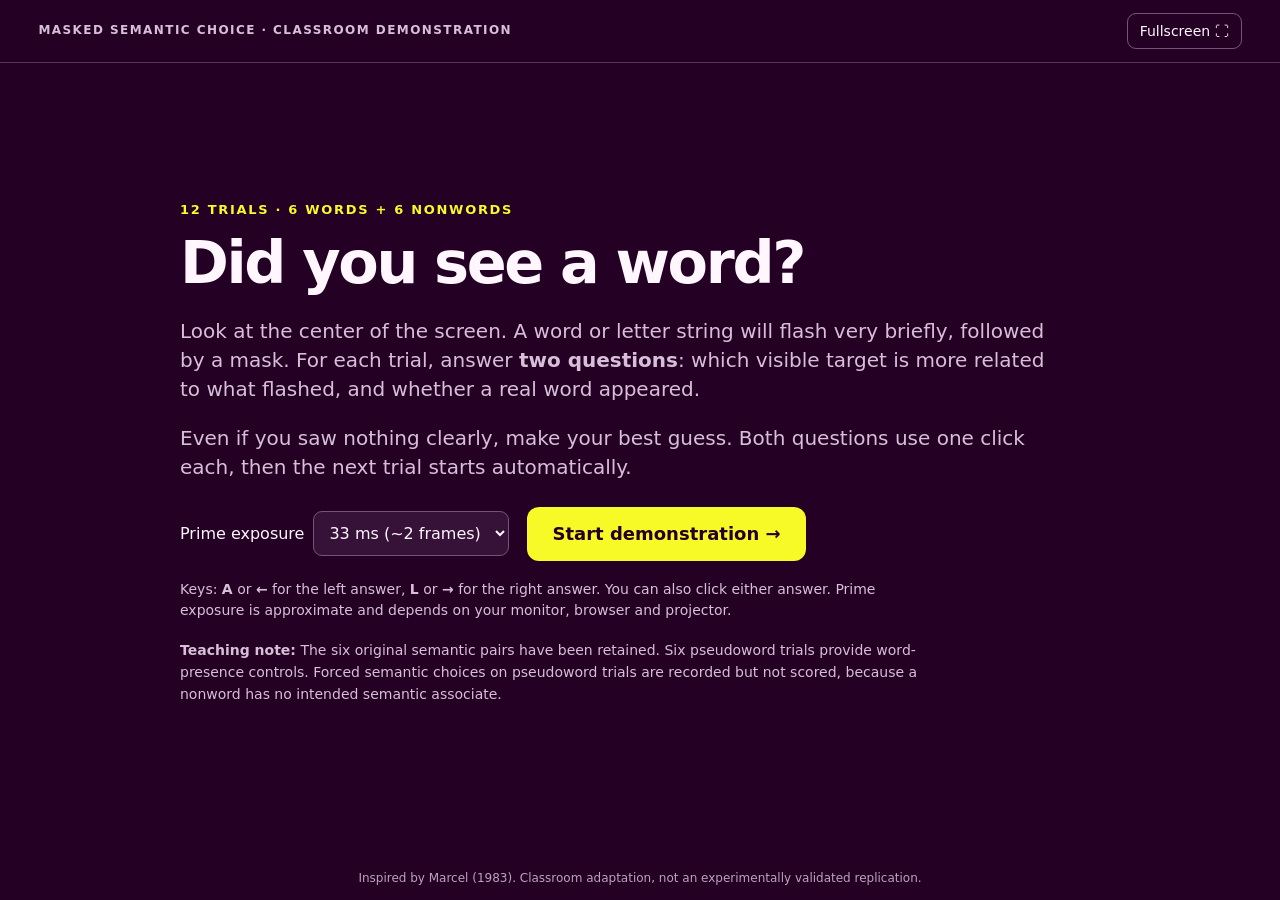
<file: demos/masked-priming/marcel-semantic-choice.html>
<!DOCTYPE html>
<html lang="en">
<head>
<meta charset="UTF-8">
<meta name="viewport" content="width=device-width, initial-scale=1">
<title>Masked Word Detection & Semantic Choice — Classroom Demo</title>
<style>
:root{color-scheme:dark;--bg:#240025;--panel:#361238;--yellow:#f7fa27;--text:#fff7fd;--muted:#d6bfd7;--line:#765478;--teal:#65d7c2}
*{box-sizing:border-box}
html,body{margin:0;min-height:100%;width:100%}
body{background:var(--bg);color:var(--text);font:18px/1.45 system-ui,-apple-system,"Segoe UI",Arial,sans-serif}
button,select{font:inherit}button{cursor:pointer}
button:focus-visible,select:focus-visible{outline:3px solid var(--yellow);outline-offset:4px}
.app{min-height:100vh;min-height:100dvh;display:flex;flex-direction:column}
header{display:flex;gap:12px;justify-content:space-between;align-items:center;flex-wrap:wrap;padding:13px clamp(16px,3vw,42px);border-bottom:1px solid #583359}
.brand{font-size:12px;font-weight:800;letter-spacing:.12em;text-transform:uppercase;color:var(--muted)}
.toolbar{display:flex;align-items:center;gap:12px;flex-wrap:wrap}
.counter{font-size:14px;color:var(--muted);font-variant-numeric:tabular-nums}
.smallbtn{background:transparent;border:1px solid var(--line);border-radius:9px;color:var(--text);padding:7px 12px;font-size:14px}.smallbtn:hover{background:#4b2450}
main{flex:1;display:flex;align-items:center;justify-content:center;width:100%;padding:24px}
.intro,.finished{width:min(920px,100%)}
h1{font-size:clamp(2rem,4.6vw,3.9rem);letter-spacing:-.04em;line-height:1.1;margin:.2em 0 .35em}
.eyebrow{color:var(--yellow);font-size:13px;font-weight:800;text-transform:uppercase;letter-spacing:.13em}
.intro p,.finished p{color:var(--muted);font-size:clamp(16px,1.8vw,20px);max-width:70ch}
.setup{margin:25px 0 18px;display:flex;gap:18px;flex-wrap:wrap;align-items:center}
.setup label{display:flex;gap:9px;align-items:center;flex-wrap:wrap;font-size:16px}
select{background:var(--panel);color:var(--text);border:1px solid var(--line);border-radius:9px;padding:11px}
.primary{min-height:54px;padding:14px 25px;border-radius:12px;border:0;background:var(--yellow);color:#240025;font-weight:850}.primary:hover{filter:brightness(.93)}
.micro{font-size:14px!important;line-height:1.55;max-width:85ch!important;margin-top:18px}
.stimulus{width:100%;min-height:65vh;display:flex;align-items:center;justify-content:center}
.flashword{font-size:clamp(55px,10vw,135px);letter-spacing:.05em;font-weight:730;color:var(--yellow);text-align:center;line-height:1.1}
.fixation{font-size:clamp(70px,11vw,145px);font-weight:400;color:var(--yellow);line-height:1}
.questions{width:min(1160px,100%);display:flex;flex-direction:column;align-items:center;gap:23px}
.questionstep{color:var(--yellow);font-size:14px;font-weight:800;letter-spacing:.07em;text-transform:uppercase}
.prompt{text-align:center;font-size:clamp(21px,2.6vw,32px);font-weight:700;line-height:1.3;margin:0}
.targetgrid{display:grid;grid-template-columns:1fr 1fr;gap:clamp(14px,4vw,50px);width:100%}
.target{min-height:clamp(125px,24vh,240px);padding:15px 10px;border:2px solid var(--line);background:#321034;border-radius:17px;color:var(--yellow);font-size:clamp(28px,5vw,68px);font-weight:780;overflow-wrap:anywhere;line-height:1.1}
.target:hover{background:#4b214d;border-color:var(--yellow)}
.target.binary{font-size:clamp(30px,4.5vw,62px)}
.hint{color:var(--muted);font-size:14px;text-align:center;margin:0}
.chartwrap{border:1px solid var(--line);background:var(--panel);border-radius:18px;margin:18px 0 14px;padding:20px 20px 16px;max-width:840px}
.charttitle{font-weight:800;font-size:21px;margin:0 0 8px}.chartsub{font-size:14px!important;margin:0 0 10px;color:var(--muted)}
.graph{width:100%;height:auto;display:block;max-height:345px}
.graph text{font-family:system-ui,-apple-system,"Segoe UI",Arial,sans-serif}
.stats{display:flex;gap:12px;flex-wrap:wrap;margin:14px 0 22px}
.stat{border:1px solid var(--line);border-radius:12px;background:var(--panel);padding:12px 19px;min-width:190px}
.stat strong{display:block;color:var(--yellow);font-size:27px}.stat span{font-size:13px;color:var(--muted)}
details{border:1px solid var(--line);background:var(--panel);border-radius:12px;padding:13px 16px;margin:20px 0;max-width:100%;overflow-x:auto}
summary{cursor:pointer;font-weight:740}
table{border-collapse:collapse;width:100%;font-size:14px;margin-top:12px;white-space:nowrap}
th,td{border-top:1px solid var(--line);text-align:left;padding:8px 10px}th{color:var(--muted)}
.pass{color:var(--teal)}.fail{color:#ffb3b3}.na{color:var(--muted)}
.finish-actions{display:flex;gap:12px;flex-wrap:wrap;margin-top:16px}
.foot{font-size:12px;color:#baa3bd;text-align:center;padding:13px}
.hidden{display:none!important}
@media(max-width:650px){main{padding:16px}.targetgrid{gap:12px}.target{min-height:155px;font-size:clamp(25px,6.5vw,44px)}.chartwrap{padding:10px}.stats{flex-direction:column}}
@media(prefers-reduced-motion:reduce){*{scroll-behavior:auto!important}}
</style>
</head>
<body>
<div class="app">
<header>
  <div class="brand">Masked Semantic Choice · Classroom Demonstration</div>
  <div class="toolbar"><span class="counter" id="counter"></span><button type="button" class="smallbtn" id="fullscreen">Fullscreen ⛶</button><button type="button" class="smallbtn hidden" id="reset">Restart</button></div>
</header>
<main>
  <section id="intro" class="intro">
    <div class="eyebrow">12 trials · 6 words + 6 nonwords</div>
    <h1>Did you see a word?</h1>
    <p>Look at the center of the screen. A word or letter string will flash very briefly, followed by a mask. For each trial, answer <b>two questions</b>: which visible target is more related to what flashed, and whether a real word appeared.</p>
    <p>Even if you saw nothing clearly, make your best guess. Both questions use one click each, then the next trial starts automatically.</p>
    <div class="setup">
      <label for="duration">Prime exposure <select id="duration">
        <option value="17">17 ms (~1 frame)</option><option value="33" selected>33 ms (~2 frames)</option><option value="50">50 ms</option><option value="67">67 ms</option><option value="100">100 ms</option><option value="150">150 ms</option>
      </select></label>
      <button class="primary" type="button" id="start">Start demonstration →</button>
    </div>
    <p class="micro">Keys: <b>A</b> or <b>←</b> for the left answer, <b>L</b> or <b>→</b> for the right answer. You can also click either answer. Prime exposure is approximate and depends on your monitor, browser and projector.</p>
    <p class="micro"><b>Teaching note:</b> The six original semantic pairs have been retained. Six pseudoword trials provide word-presence controls. Forced semantic choices on pseudoword trials are recorded but not scored, because a nonword has no intended semantic associate.</p>
  </section>

  <section id="stimulus" class="stimulus hidden" aria-live="off"><div id="flashtext" class="flashword"></div></section>

  <section id="questions" class="questions hidden">
    <div class="questionstep" id="questionstep"></div>
    <h2 class="prompt" id="prompt"></h2>
    <div class="targetgrid"><button class="target" id="leftTarget" type="button"></button><button class="target" id="rightTarget" type="button"></button></div>
    <p class="hint" id="hint"></p>
  </section>

  <section id="finished" class="finished hidden">
    <div class="eyebrow">All 12 trials complete</div>
    <h1>What did we detect?</h1>
    <p>Compare accuracy on detecting whether a real word was flashed with accuracy on choosing the semantically related target.</p>
    <div class="chartwrap">
      <h2 class="charttitle">Accuracy by judgment</h2>
      <p class="chartsub">Both tasks have a 50% guessing baseline. Bars show this run's observed accuracy.</p>
      <svg class="graph" id="graph" viewBox="0 0 760 330" role="img" aria-label="Bar chart comparing word detection accuracy on 12 trials with semantic-choice accuracy on six real-word trials">
        <line x1="96" y1="32" x2="96" y2="263" stroke="#ad8daf" stroke-width="2"/>
        <line x1="96" y1="263" x2="716" y2="263" stroke="#ad8daf" stroke-width="2"/>
        <g fill="#d6bfd7" font-size="15" text-anchor="end">
          <text x="83" y="269">0%</text><text x="83" y="213">25%</text><text x="83" y="155">50%</text><text x="83" y="98">75%</text><text x="83" y="39">100%</text>
        </g>
        <line x1="96" y1="147.5" x2="716" y2="147.5" stroke="#c6aec8" stroke-width="2" stroke-dasharray="7 7"/><text x="708" y="138" text-anchor="end" fill="#d6bfd7" font-size="14">Chance = 50%</text>
        <rect id="wordBar" x="195" y="263" width="150" height="0" rx="5" fill="#f7fa27"/>
        <rect id="semanticBar" x="461" y="263" width="150" height="0" rx="5" fill="#65d7c2"/>
        <text id="wordPct" x="270" y="249" fill="#f7fa27" font-size="29" font-weight="800" text-anchor="middle">—</text>
        <text id="semanticPct" x="536" y="249" fill="#65d7c2" font-size="29" font-weight="800" text-anchor="middle">—</text>
        <text x="270" y="293" text-anchor="middle" fill="#fff7fd" font-size="17" font-weight="650">Word / nonword</text><text x="270" y="316" text-anchor="middle" fill="#d6bfd7" font-size="15">detection (12 trials)</text>
        <text x="536" y="293" text-anchor="middle" fill="#fff7fd" font-size="17" font-weight="650">Semantic choice</text><text x="536" y="316" text-anchor="middle" fill="#d6bfd7" font-size="15">(6 word trials)</text>
      </svg>
    </div>
    <div class="stats">
      <div class="stat"><strong id="detectScore">0/12</strong><span>Correct real-word vs nonword judgments</span></div>
      <div class="stat"><strong id="semanticScore">0/6</strong><span>Correct related-word choices on word trials</span></div>
    </div>
    <details><summary>Show every prime, answer, and response</summary>
      <table><thead><tr><th>Trial</th><th>Prime</th><th>Type</th><th>Targets</th><th>Semantic choice</th><th>Semantic correct?</th><th>Word reported?</th><th>Detection correct?</th></tr></thead><tbody id="answers"></tbody></table>
    </details>
    <div class="finish-actions"><button class="primary" id="again" type="button">Run again →</button><button class="smallbtn" id="csv" type="button">Export answers (CSV)</button></div>
    <p class="micro"><b>Interpretation:</b> Semantic choices on nonword trials are deliberately excluded from semantic accuracy. A difference between the two bars does <em>not</em> by itself demonstrate unconscious semantic processing: word/nonword detection is not equivalent to identifying the prime, and a rigorous experiment would independently establish prime visibility with controlled timing.</p>
  </section>
</main>
<footer class="foot" id="footer">Inspired by Marcel (1983). Classroom adaptation, not an experimentally validated replication.</footer>
</div>
<script>
(()=>{
'use strict';
// These are the six original left / center / right combinations, unchanged.
const words=[
  {left:'PIPES', prime:'HORSE', right:'SADDLE', correct:'right'},
  {left:'MONEY', prime:'PENNY', right:'FLOWER', correct:'left'},
  {left:'RACKET',prime:'PLUMBER',right:'PIPES', correct:'right'},
  {left:'FLOWER',prime:'GARDEN',right:'DREAM',correct:'left'},
  {left:'DREAM',prime:'SLEEP',right:'MONEY',correct:'left'},
  {left:'SADDLE',prime:'TENNIS',right:'RACKET',correct:'right'}
].map(t=>({...t,isWord:true}));
// Six pronounceable nonword primes, with semantically neutral alternative pairs.
// Neither target is deemed semantically correct for a nonword prime.
const nonwords=[
  {prime:'VORPEL',left:'CHAIR',right:'RIVER'},
  {prime:'NELPIC',left:'APPLE',right:'WINDOW'},
  {prime:'DRELMO',left:'CLOUD',right:'BOTTLE'},
  {prime:'TAVRIN',left:'TRAIN',right:'FOREST'},
  {prime:'MORVET',left:'CAT',right:'CLOCK'},
  {prime:'FELNUP',left:'BOOK',right:'OCEAN'}
].map(t=>({...t,isWord:false,correct:null}));
// Alternating original and nonword trials; avoids long blocks of one trial type.
const trials=words.flatMap((t,i)=>i%2===0?[t,nonwords[i]]:[nonwords[i],t]);
const $=id=>document.getElementById(id);
let stage='intro',index=0,token=0,responses=[],current={semantic:null,detected:null};
function show(id){for(const section of ['intro','stimulus','questions','finished'])$(section).classList.toggle('hidden',section!==id);}
function switchTo(s){stage=s;show(s==='running'||s==='paused'?'stimulus':s==='semantic'||s==='detect'?'questions':s==='done'?'finished':'intro');$('counter').textContent=(s==='intro'||s==='done')?'':`Trial ${index+1} of ${trials.length}`;}
function displayWord(word,fix=false){$('flashtext').className=fix?'fixation':'flashword';$('flashtext').textContent=word;}
// Time is quantized to requestAnimationFrame refreshes, and may differ on projectors.
function waitFrames(ms,localToken){return new Promise(resolve=>{let start=null;function frame(t){if(localToken!==token||document.hidden){resolve(false);return;}if(start===null)start=t;if(t-start>=ms){resolve(true);return;}requestAnimationFrame(frame);}requestAnimationFrame(frame);});}
async function runTrial(){
  if(index>=trials.length){finish();return;}
  const localToken=++token;current={semantic:null,detected:null};switchTo('running');
  displayWord('+',true);if(!await waitFrames(750,localToken))return;
  displayWord('########');if(!await waitFrames(180,localToken))return;
  displayWord(trials[index].prime);if(!await waitFrames(Number($('duration').value),localToken))return;
  displayWord('########');if(!await waitFrames(250,localToken))return;
  askSemantic();
}
function askSemantic(){
  switchTo('semantic');$('questionstep').textContent='Question 1 of 2 · Meaning';
  $('prompt').textContent='Which choice is more closely related to what flashed?';
  $('leftTarget').textContent=trials[index].left;$('rightTarget').textContent=trials[index].right;
  $('leftTarget').classList.remove('binary');$('rightTarget').classList.remove('binary');
  $('hint').textContent='Make your best guess even if you did not consciously see a word · A / L or ← / →';
}
function askDetection(){
  switchTo('detect');$('questionstep').textContent='Question 2 of 2 · Detection';
  $('prompt').textContent='Was the flashed item a real word?';
  $('leftTarget').textContent='YES — word';$('rightTarget').textContent='NO — nonword';
  $('leftTarget').classList.add('binary');$('rightTarget').classList.add('binary');
  $('hint').textContent='Click your answer to begin the next trial · A / L or ← / →';
}
function choose(side){
  if(stage==='semantic'){current.semantic=side;askDetection();return;}
  if(stage==='detect'){
    current.detected=side==='left';
    responses.push({...current});index++;
    if(index>=trials.length)finish();else runTrial();
  }
}
function safeText(parent,value,className){const td=document.createElement('td');td.textContent=String(value);if(className)td.className=className;parent.appendChild(td);}
function finish(){
  token++;switchTo('done');$('reset').classList.add('hidden');
  let detectCorrect=0,semanticCorrect=0;
  $('answers').replaceChildren();
  trials.forEach((t,i)=>{
    const r=responses[i], dc=r.detected===t.isWord, sc=t.isWord?r.semantic===t.correct:null;
    if(dc)detectCorrect++;if(sc===true)semanticCorrect++;
    const tr=document.createElement('tr');
    safeText(tr,i+1);safeText(tr,t.prime);safeText(tr,t.isWord?'Word':'Nonword');safeText(tr,`${t.left} / ${t.right}`);
    safeText(tr,r.semantic==='left'?t.left:t.right);
    safeText(tr,sc===null?'Not scored':sc?'Yes':'No',sc===null?'na':sc?'pass':'fail');
    safeText(tr,r.detected?'Yes':'No');safeText(tr,dc?'Yes':'No',dc?'pass':'fail');
    $('answers').appendChild(tr);
  });
  $('detectScore').textContent=`${detectCorrect}/${trials.length}`;
  $('semanticScore').textContent=`${semanticCorrect}/${words.length}`;
  paintBar('wordBar','wordPct',100*detectCorrect/trials.length);
  paintBar('semanticBar','semanticPct',100*semanticCorrect/words.length);
}
function paintBar(barId,labelId,pct){
  const bottom=263,height=231*pct/100;
  $(barId).setAttribute('y',String(bottom-height));$(barId).setAttribute('height',String(height));
  const text=$(labelId);text.textContent=`${Math.round(pct)}%`;
  text.setAttribute('y',String(Math.max(28,bottom-height-12)));
}
function start(){token++;index=0;responses=[];current={semantic:null,detected:null};$('reset').classList.remove('hidden');$('answers').replaceChildren();runTrial();}
function reset(){token++;index=0;responses=[];switchTo('intro');$('reset').classList.add('hidden');}
function exportCSV(){
  if(stage!=='done')return;
  const head=['trial','prime','type','left_target','right_target','semantic_response','semantic_correct','reported_word','detection_correct'];
  const lines=[head];
  trials.forEach((t,i)=>{const r=responses[i];lines.push([i+1,t.prime,t.isWord?'word':'nonword',t.left,t.right,r.semantic==='left'?t.left:t.right,t.isWord?String(r.semantic===t.correct):'not scored',String(r.detected),String(r.detected===t.isWord)]);});
  const csv=lines.map(row=>row.map(x=>'"'+String(x).replaceAll('"','""')+'"').join(',')).join('\r\n');
  const url=URL.createObjectURL(new Blob([csv],{type:'text/csv;charset=utf-8'}));
  const a=document.createElement('a');a.href=url;a.download='masked-semantic-classroom-results.csv';a.click();setTimeout(()=>URL.revokeObjectURL(url),1000);
}
$('start').addEventListener('click',start);$('again').addEventListener('click',start);$('reset').addEventListener('click',reset);
$('leftTarget').addEventListener('click',()=>choose('left'));$('rightTarget').addEventListener('click',()=>choose('right'));
$('csv').addEventListener('click',exportCSV);
$('fullscreen').addEventListener('click',()=>{if(document.fullscreenElement)document.exitFullscreen?.();else document.documentElement.requestFullscreen?.();});
document.addEventListener('fullscreenchange',()=>{$('fullscreen').textContent=document.fullscreenElement?'Exit fullscreen':'Fullscreen ⛶';});
document.addEventListener('keydown',e=>{
  if((stage==='semantic'||stage==='detect')&&!e.repeat){
    if(e.key.toLowerCase()==='a'||e.code==='ArrowLeft'){e.preventDefault();choose('left');}
    else if(e.key.toLowerCase()==='l'||e.code==='ArrowRight'){e.preventDefault();choose('right');}
  }else if(stage==='intro'&&e.code==='Space'&&document.activeElement.tagName!=='SELECT'){e.preventDefault();start();}
});
document.addEventListener('visibilitychange',()=>{if(document.hidden&&stage==='running'){token++;displayWord('PAUSED');switchTo('paused');}});
$('stimulus').addEventListener('click',()=>{if(stage==='paused')runTrial();});
})();
</script>
</body>
</html>
</file>
<file: assets/style.css>
body {
  background: #c0c0c0 url("[data-uri]");
  color: #000;
  font-family: "Times New Roman", Times, serif;
  font-size: 16px;
  margin: 24px;
}
a:link { color: #0000ee; }
a:visited { color: #551a8b; }
a:active { color: #ff0000; }
hr { border: 0; border-top: 2px groove #fff; }
table.box { border: 2px outset #fff; background: #d4d0c8; padding: 6px; }
.counter {
  font-family: "Courier New", monospace;
  background: #000; color: #0f0;
  padding: 1px 4px; border: 2px inset #888; letter-spacing: 2px;
}
.small { font-size: 11px; }
ul { list-style: square; }
.blink { animation: blink 1s steps(2, start) infinite; }
@keyframes blink { to { visibility: hidden; } }
@media (prefers-reduced-motion: reduce) { .blink { animation: none; } }
</file>
